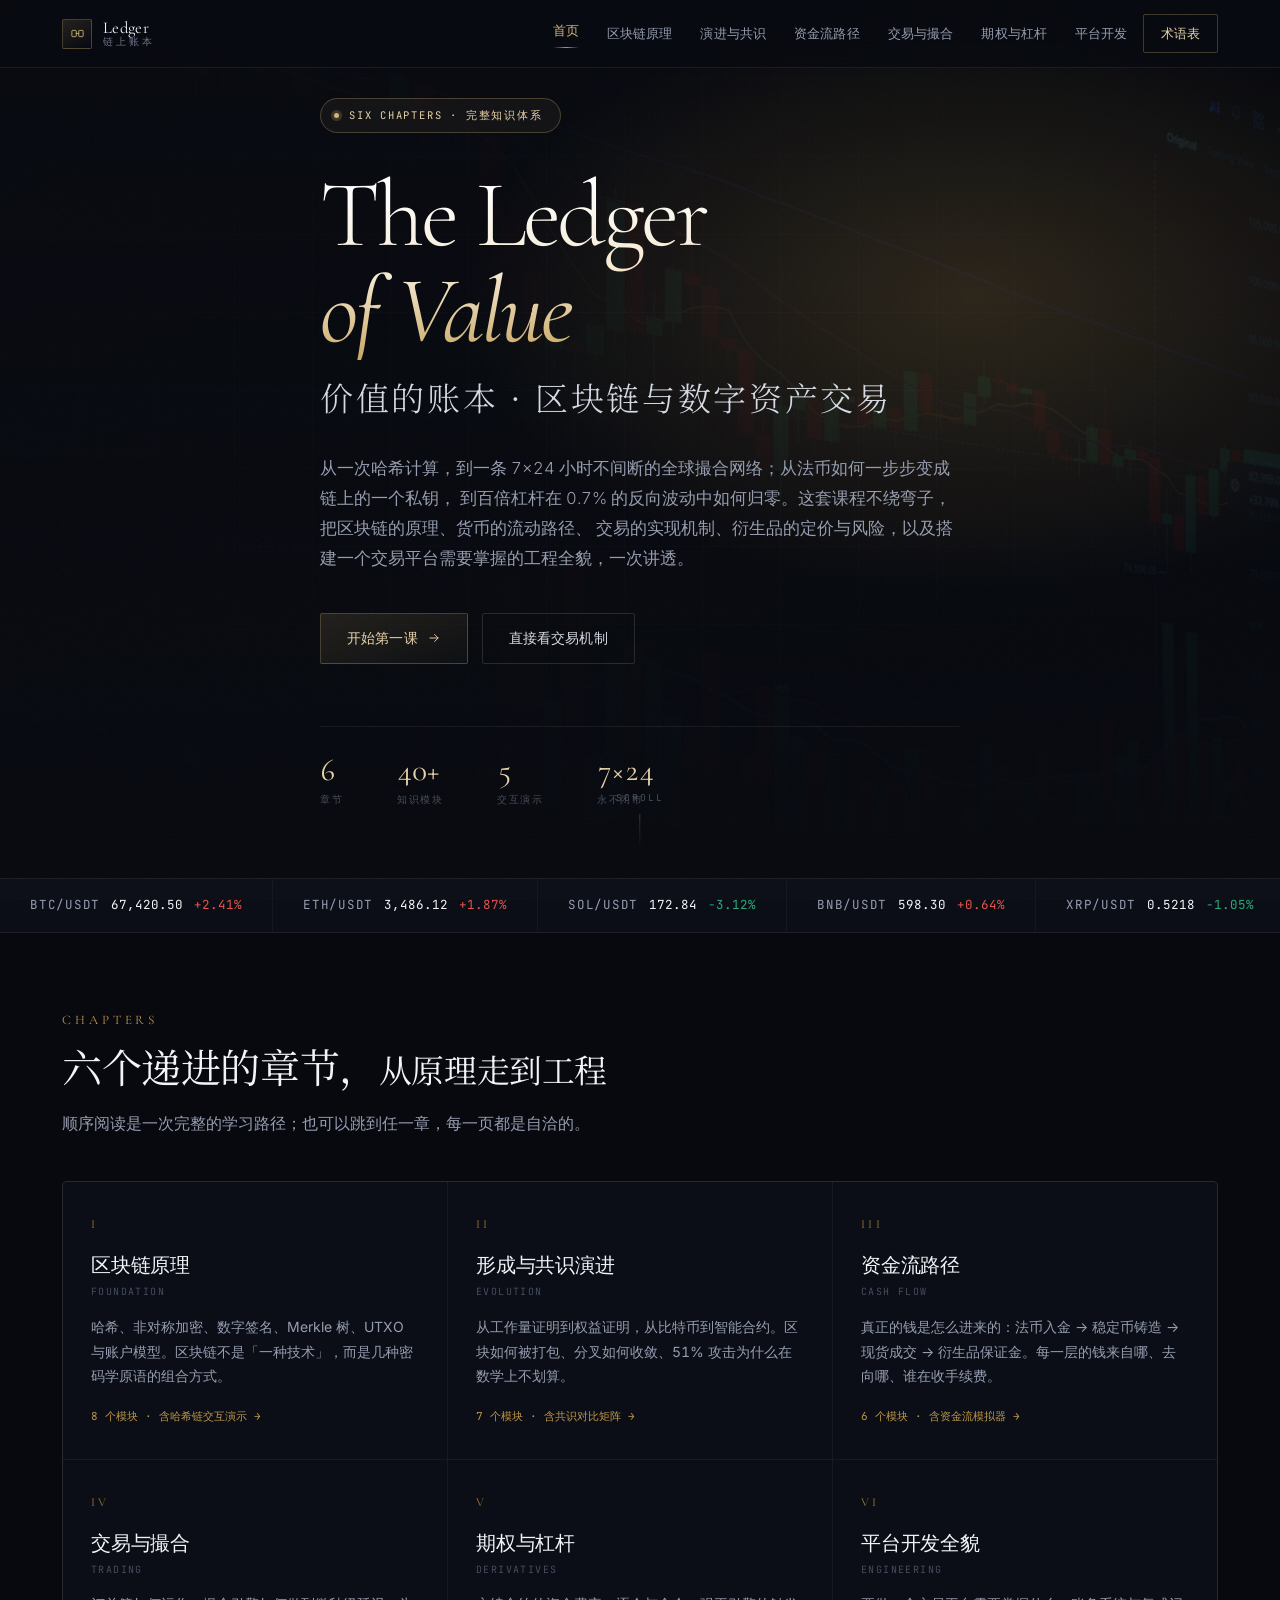
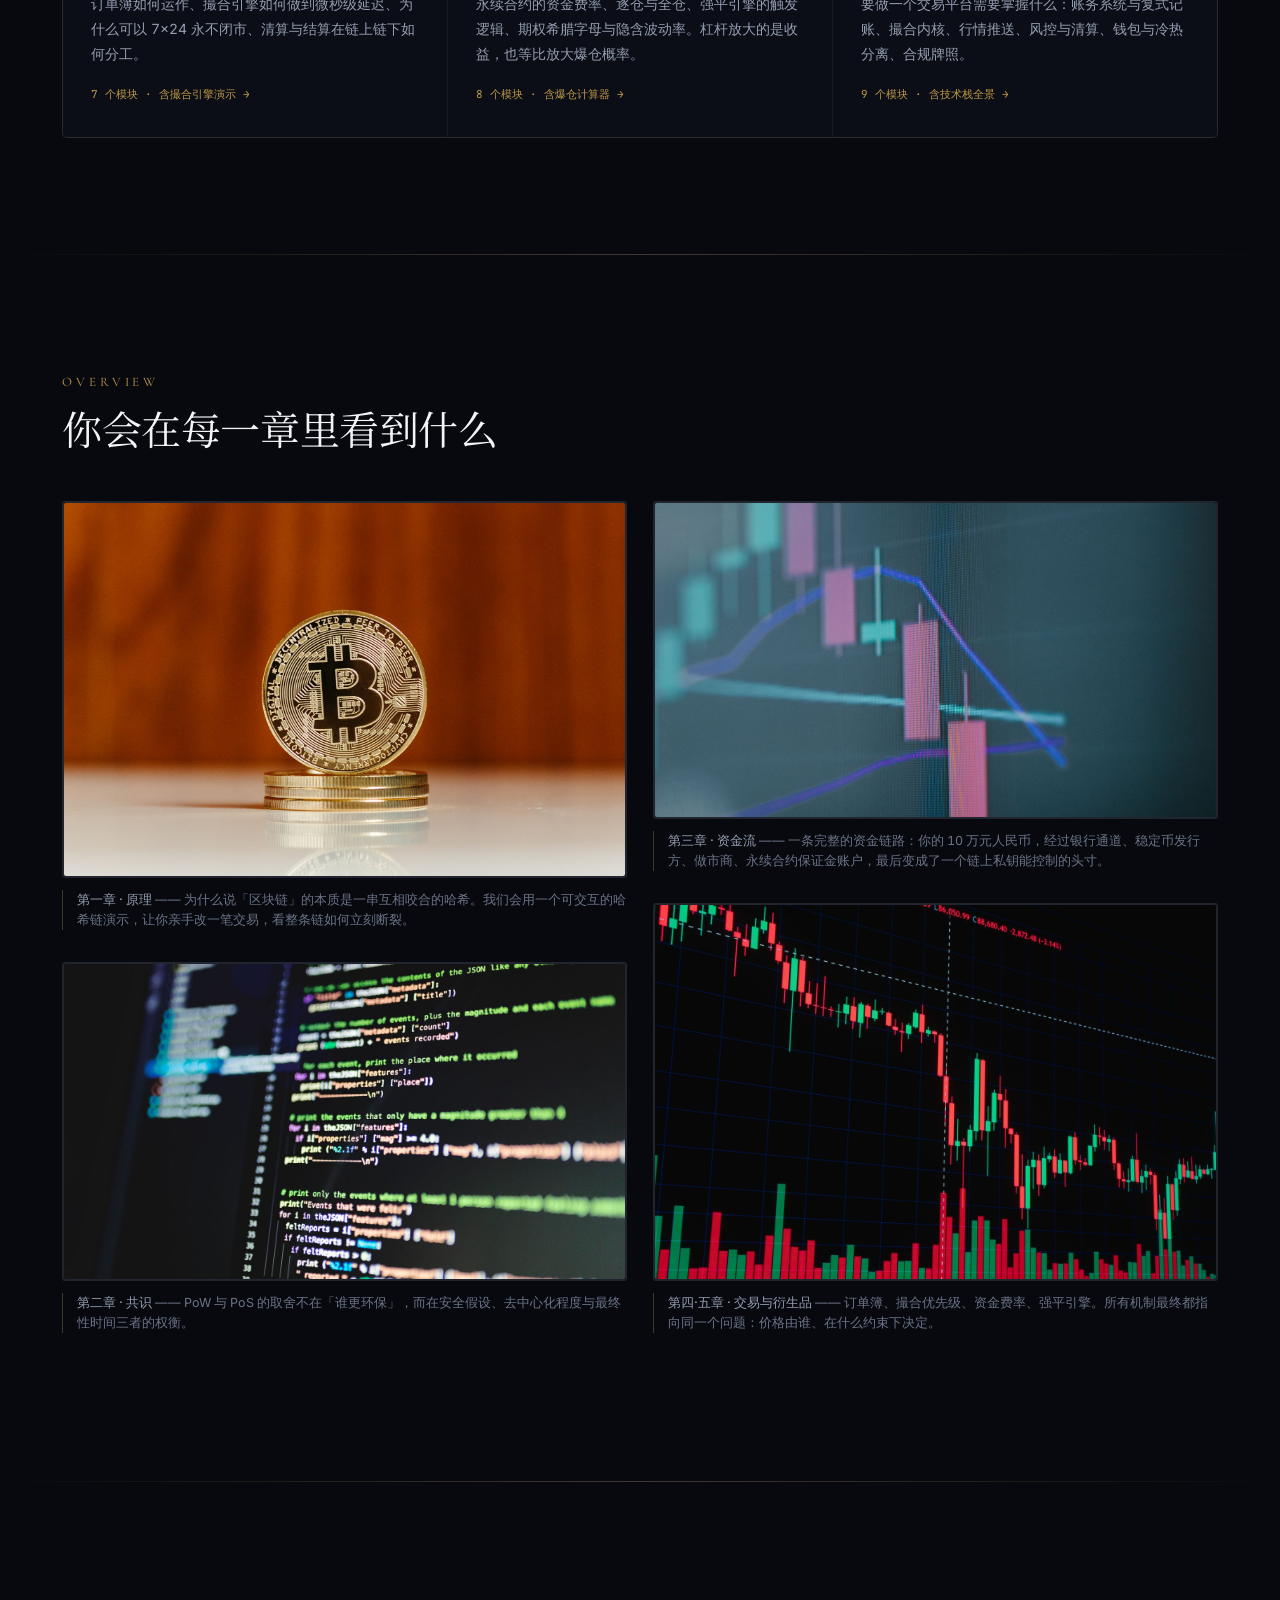
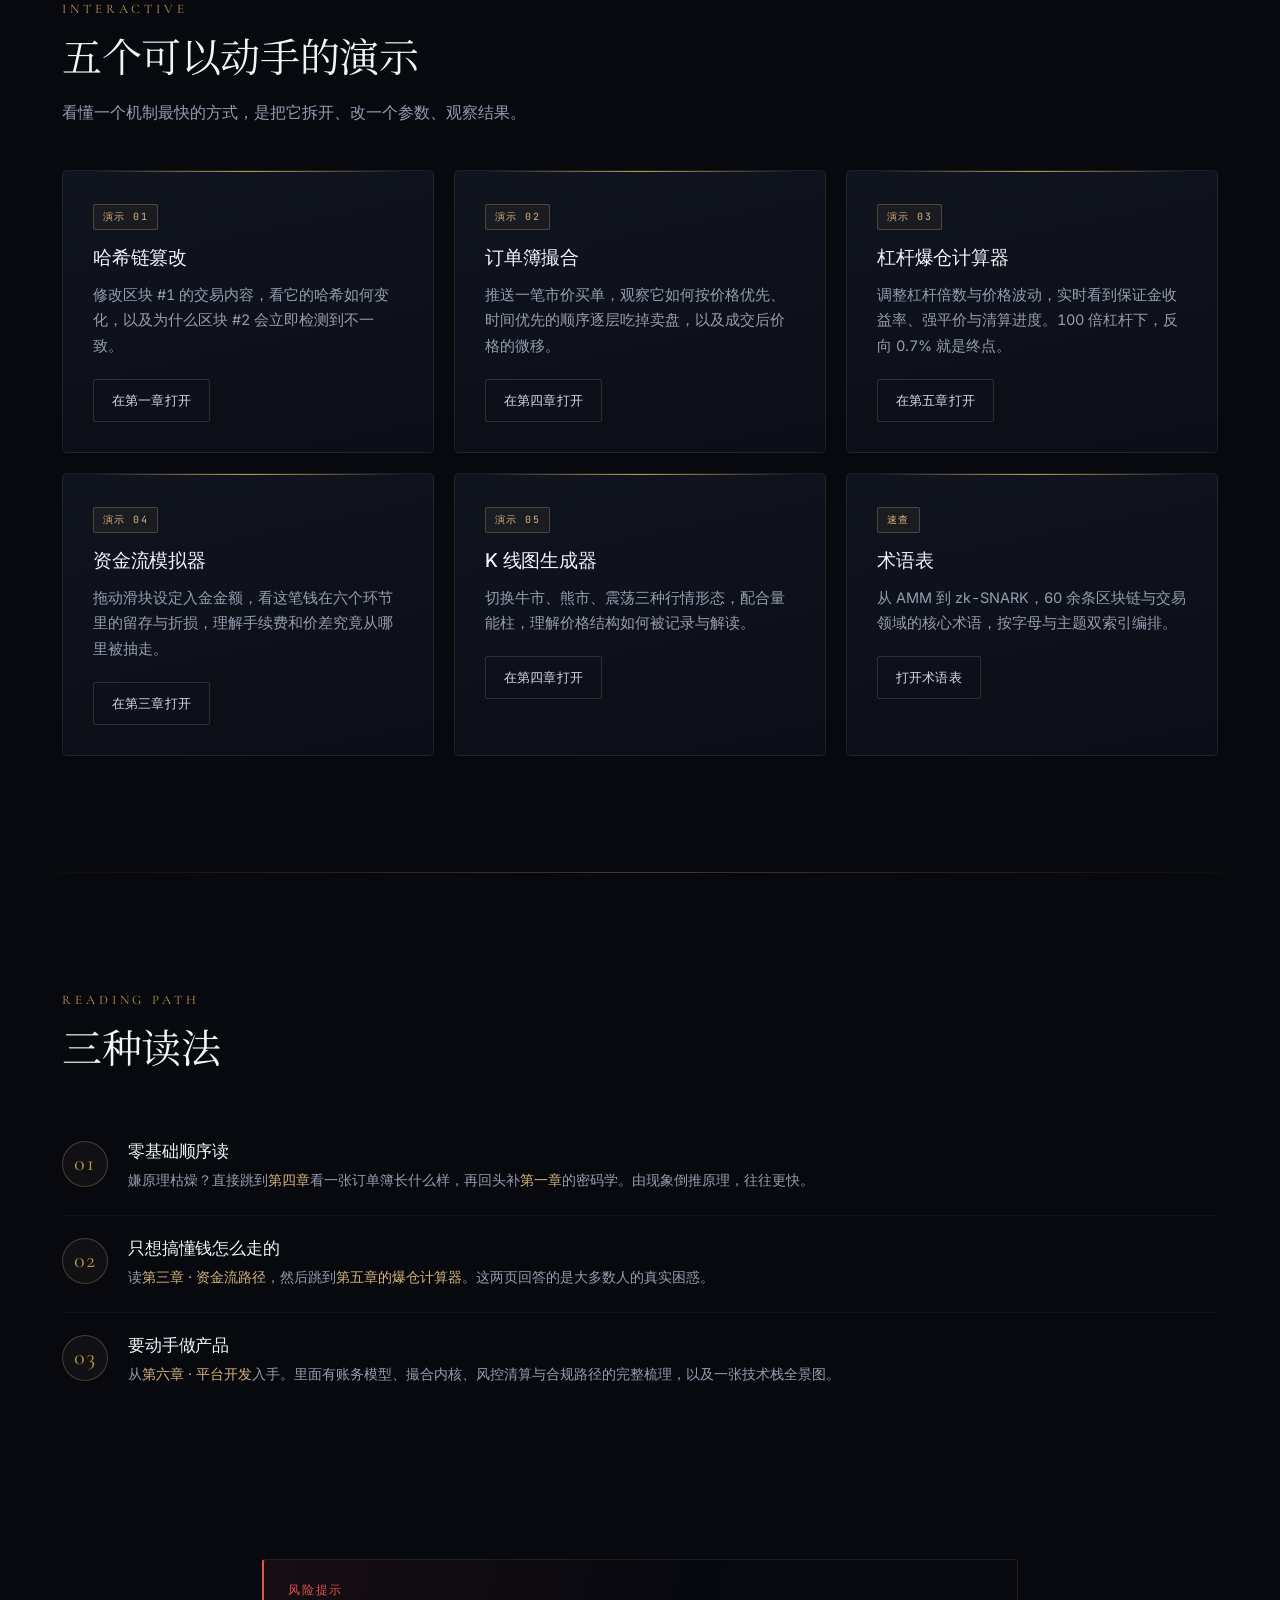
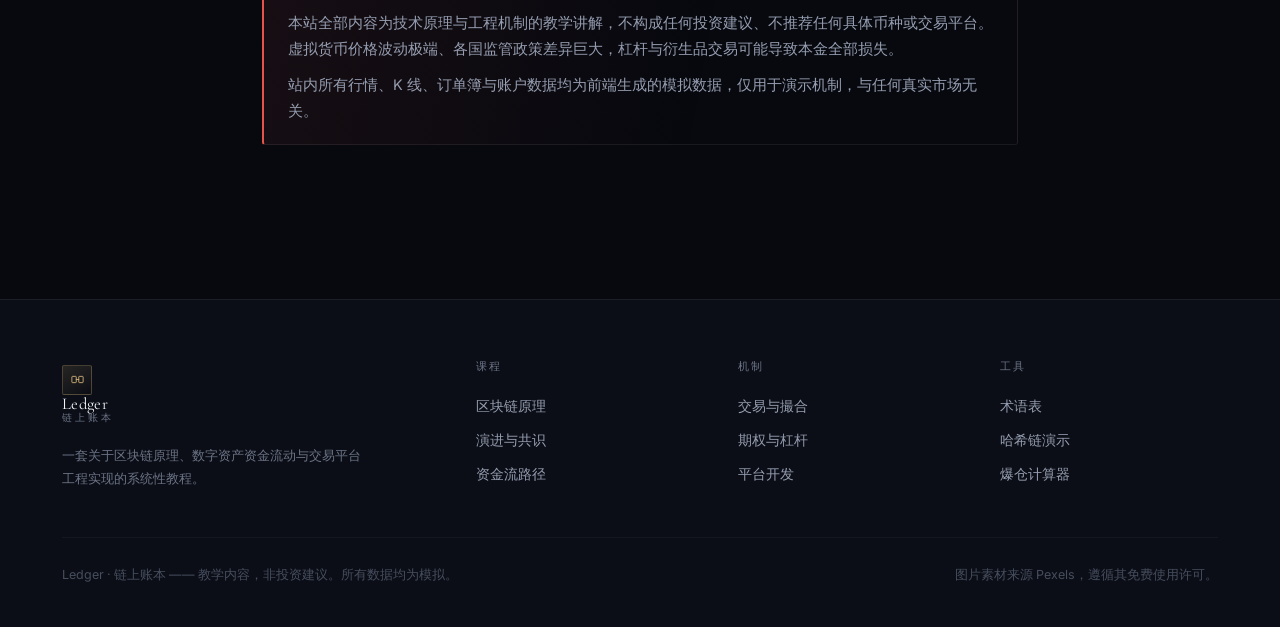
<file: index.html>
<!DOCTYPE html>
<html lang="zh-CN">
<head>
<meta charset="UTF-8">
<meta name="viewport" content="width=device-width, initial-scale=1">
<title>Ledger — 区块链与数字资产交易 · 系统性学习</title>
<meta name="description" content="从密码学原语到共识机制，从现金流入路径到 7×24 撮合引擎，从期权定价到杠杆清算——一套完整的区块链与虚拟币交易平台知识体系。">
<link rel="icon" type="image/svg+xml" href="favicon.svg">
<link rel="stylesheet" href="assets/css/base.css">
<link rel="stylesheet" href="assets/css/components.css">
<link rel="stylesheet" href="assets/css/home.css">
</head>
<body>

<div class="progress"></div>

<!-- ==================== 导航 ==================== -->
<nav class="nav">
  <div class="nav-in">
    <a href="index.html" class="brand">
      <span class="brand-mark">
        <svg viewBox="0 0 24 24" fill="none" stroke="#d4b478" stroke-width="1.4">
          <rect x="3" y="7" width="7" height="10" rx="1"/>
          <rect x="14" y="7" width="7" height="10" rx="1"/>
          <path d="M10 12h4" stroke-linecap="round"/>
        </svg>
      </span>
      <span class="brand-txt">
        <span class="brand-en">Ledger</span>
        <span class="brand-cn">链上账本</span>
      </span>
    </a>
    <div class="nav-links">
      <a href="index.html" class="active">首页</a>
      <a href="pages/foundation.html">区块链原理</a>
      <a href="pages/evolution.html">演进与共识</a>
      <a href="pages/cashflow.html">资金流路径</a>
      <a href="pages/trading.html">交易与撮合</a>
      <a href="pages/derivatives.html">期权与杠杆</a>
      <a href="pages/build.html">平台开发</a>
      <a href="pages/glossary.html" class="nav-cta">术语表</a>
    </div>
    <button class="nav-burger" aria-label="菜单"><span></span><span></span><span></span></button>
  </div>
</nav>

<!-- ==================== Hero ==================== -->
<header class="hero">
  <div class="hero-bg">
    <img src="assets/img/hero-exchange.jpg" alt="数字货币行情屏">
  </div>
  <div class="hero-grid-lines"></div>
  <div class="wrap">
    <div class="hero-badge">
      <span class="dot"></span>
      <span>Six Chapters · 完整知识体系</span>
    </div>
    <h1 class="display">The Ledger<br><em>of Value</em></h1>
    <p class="hero-sub cn-serif">价值的账本 · 区块链与数字资产交易</p>
    <p class="hero-lead">
      从一次哈希计算，到一条 7×24 小时不间断的全球撮合网络；从法币如何一步步变成链上的一个私钥，
      到百倍杠杆在 0.7% 的反向波动中如何归零。这套课程不绕弯子，把区块链的原理、货币的流动路径、
      交易的实现机制、衍生品的定价与风险，以及搭建一个交易平台需要掌握的工程全貌，一次讲透。
    </p>
    <div class="hero-actions">
      <a href="pages/foundation.html" class="btn">
        开始第一课
        <svg viewBox="0 0 24 24" fill="none" stroke="currentColor" stroke-width="1.6"><path d="M5 12h14M13 6l6 6-6 6" stroke-linecap="round" stroke-linejoin="round"/></svg>
      </a>
      <a href="pages/trading.html" class="btn ghost">直接看交易机制</a>
    </div>
    <div class="hero-stats">
      <div><span class="n">6</span><span class="l">章节</span></div>
      <div><span class="n">40+</span><span class="l">知识模块</span></div>
      <div><span class="n">5</span><span class="l">交互演示</span></div>
      <div><span class="n">7×24</span><span class="l">永不闭市</span></div>
    </div>
  </div>
  <div class="hero-scroll">
    <span>Scroll</span>
    <span class="bar"></span>
  </div>
</header>

<!-- ==================== 跑马灯 ==================== -->
<div class="ticker">
  <div class="ticker-track">
    <div class="tick"><span class="s">BTC/USDT</span><span class="p">67,420.50</span><span class="c up">+2.41%</span></div>
    <div class="tick"><span class="s">ETH/USDT</span><span class="p">3,486.12</span><span class="c up">+1.87%</span></div>
    <div class="tick"><span class="s">SOL/USDT</span><span class="p">172.84</span><span class="c down">-3.12%</span></div>
    <div class="tick"><span class="s">BNB/USDT</span><span class="p">598.30</span><span class="c up">+0.64%</span></div>
    <div class="tick"><span class="s">XRP/USDT</span><span class="p">0.5218</span><span class="c down">-1.05%</span></div>
    <div class="tick"><span class="s">ADA/USDT</span><span class="p">0.4472</span><span class="c up">+0.92%</span></div>
    <div class="tick"><span class="s">DOGE/USDT</span><span class="p">0.1634</span><span class="c down">-2.28%</span></div>
    <div class="tick"><span class="s">AVAX/USDT</span><span class="p">36.71</span><span class="c up">+4.15%</span></div>
    <!-- 复制一份实现无缝滚动 -->
    <div class="tick"><span class="s">BTC/USDT</span><span class="p">67,420.50</span><span class="c up">+2.41%</span></div>
    <div class="tick"><span class="s">ETH/USDT</span><span class="p">3,486.12</span><span class="c up">+1.87%</span></div>
    <div class="tick"><span class="s">SOL/USDT</span><span class="p">172.84</span><span class="c down">-3.12%</span></div>
    <div class="tick"><span class="s">BNB/USDT</span><span class="p">598.30</span><span class="c up">+0.64%</span></div>
    <div class="tick"><span class="s">XRP/USDT</span><span class="p">0.5218</span><span class="c down">-1.05%</span></div>
    <div class="tick"><span class="s">ADA/USDT</span><span class="p">0.4472</span><span class="c up">+0.92%</span></div>
    <div class="tick"><span class="s">DOGE/USDT</span><span class="p">0.1634</span><span class="c down">-2.28%</span></div>
    <div class="tick"><span class="s">AVAX/USDT</span><span class="p">36.71</span><span class="c up">+4.15%</span></div>
  </div>
</div>

<!-- ==================== 六大板块 ==================== -->
<section id="chapters">
  <div class="wrap">
    <div class="sec-head reveal">
      <span class="sec-num">CHAPTERS</span>
      <h2>六个递进的章节，<span class="cn">从原理走到工程</span></h2>
      <p>顺序阅读是一次完整的学习路径；也可以跳到任一章，每一页都是自洽的。</p>
    </div>

    <div class="path-grid reveal">
      <a class="path" href="pages/foundation.html">
        <div class="path-n">I</div>
        <h3>区块链原理</h3>
        <div class="en">Foundation</div>
        <p>哈希、非对称加密、数字签名、Merkle 树、UTXO 与账户模型。区块链不是「一种技术」，而是几种密码学原语的组合方式。</p>
        <div class="cnt">8 个模块 · 含哈希链交互演示 →</div>
      </a>
      <a class="path" href="pages/evolution.html">
        <div class="path-n">II</div>
        <h3>形成与共识演进</h3>
        <div class="en">Evolution</div>
        <p>从工作量证明到权益证明，从比特币到智能合约。区块如何被打包、分叉如何收敛、51% 攻击为什么在数学上不划算。</p>
        <div class="cnt">7 个模块 · 含共识对比矩阵 →</div>
      </a>
      <a class="path" href="pages/cashflow.html">
        <div class="path-n">III</div>
        <h3>资金流路径</h3>
        <div class="en">Cash Flow</div>
        <p>真正的钱是怎么进来的：法币入金 → 稳定币铸造 → 现货成交 → 衍生品保证金。每一层的钱来自哪、去向哪、谁在收手续费。</p>
        <div class="cnt">6 个模块 · 含资金流模拟器 →</div>
      </a>
      <a class="path" href="pages/trading.html">
        <div class="path-n">IV</div>
        <h3>交易与撮合</h3>
        <div class="en">Trading</div>
        <p>订单簿如何运作、撮合引擎如何做到微秒级延迟、为什么可以 7×24 永不闭市、清算与结算在链上链下如何分工。</p>
        <div class="cnt">7 个模块 · 含撮合引擎演示 →</div>
      </a>
      <a class="path" href="pages/derivatives.html">
        <div class="path-n">V</div>
        <h3>期权与杠杆</h3>
        <div class="en">Derivatives</div>
        <p>永续合约的资金费率、逐仓与全仓、强平引擎的触发逻辑、期权希腊字母与隐含波动率。杠杆放大的是收益，也等比放大爆仓概率。</p>
        <div class="cnt">8 个模块 · 含爆仓计算器 →</div>
      </a>
      <a class="path" href="pages/build.html">
        <div class="path-n">VI</div>
        <h3>平台开发全貌</h3>
        <div class="en">Engineering</div>
        <p>要做一个交易平台需要掌握什么：账务系统与复式记账、撮合内核、行情推送、风控与清算、钱包与冷热分离、合规牌照。</p>
        <div class="cnt">9 个模块 · 含技术栈全景 →</div>
      </a>
    </div>
  </div>
</section>

<hr class="divider-gold">

<!-- ==================== 章节详情（图文） ==================== -->
<section>
  <div class="wrap">
    <div class="sec-head reveal">
      <span class="sec-num">OVERVIEW</span>
      <h2>你会在每一章里看到什么</h2>
    </div>

    <div class="grid g2 reveal" style="gap:26px">
      <div>
        <figure style="margin-top:0">
          <div class="ratio r-3-2"><img src="assets/img/btc-macro.jpg" alt="比特币实物示意"></div>
          <figcaption><b>第一章 · 原理</b> —— 为什么说「区块链」的本质是一串互相咬合的哈希。我们会用一个可交互的哈希链演示，让你亲手改一笔交易，看整条链如何立刻断裂。</figcaption>
        </figure>
        <figure>
          <div class="ratio r-16-9"><img src="assets/img/code-screen.jpg" alt="智能合约代码"></div>
          <figcaption><b>第二章 · 共识</b> —— PoW 与 PoS 的取舍不在「谁更环保」，而在安全假设、去中心化程度与最终性时间三者的权衡。</figcaption>
        </figure>
      </div>
      <div>
        <figure style="margin-top:0">
          <div class="ratio r-16-9"><img src="assets/img/exchange-desk.jpg" alt="交易终端"></div>
          <figcaption><b>第三章 · 资金流</b> —— 一条完整的资金链路：你的 10 万元人民币，经过银行通道、稳定币发行方、做市商、永续合约保证金账户，最后变成了一个链上私钥能控制的头寸。</figcaption>
        </figure>
        <figure>
          <div class="ratio r-3-2"><img src="assets/img/chart-candle.jpg" alt="K线图"></div>
          <figcaption><b>第四·五章 · 交易与衍生品</b> —— 订单簿、撮合优先级、资金费率、强平引擎。所有机制最终都指向同一个问题：价格由谁、在什么约束下决定。</figcaption>
        </figure>
      </div>
    </div>
  </div>
</section>

<hr class="divider-gold">

<!-- ==================== 交互演示预览 ==================== -->
<section>
  <div class="wrap">
    <div class="sec-head reveal">
      <span class="sec-num">INTERACTIVE</span>
      <h2>五个可以动手的演示</h2>
      <p>看懂一个机制最快的方式，是把它拆开、改一个参数、观察结果。</p>
    </div>

    <div class="grid g3 reveal">
      <div class="card gold-top">
        <span class="tag gold">演示 01</span>
        <h3 style="margin-top:16px">哈希链篡改</h3>
        <p>修改区块 #1 的交易内容，看它的哈希如何变化，以及为什么区块 #2 会立即检测到不一致。</p>
        <div style="margin-top:20px"><a href="pages/foundation.html#chain" class="btn ghost" style="padding:9px 18px;font-size:13px">在第一章打开</a></div>
      </div>
      <div class="card gold-top">
        <span class="tag gold">演示 02</span>
        <h3 style="margin-top:16px">订单簿撮合</h3>
        <p>推送一笔市价买单，观察它如何按价格优先、时间优先的顺序逐层吃掉卖盘，以及成交后价格的微移。</p>
        <div style="margin-top:20px"><a href="pages/trading.html#match" class="btn ghost" style="padding:9px 18px;font-size:13px">在第四章打开</a></div>
      </div>
      <div class="card gold-top">
        <span class="tag gold">演示 03</span>
        <h3 style="margin-top:16px">杠杆爆仓计算器</h3>
        <p>调整杠杆倍数与价格波动，实时看到保证金收益率、强平价与清算进度。100 倍杠杆下，反向 0.7% 就是终点。</p>
        <div style="margin-top:20px"><a href="pages/derivatives.html#lev" class="btn ghost" style="padding:9px 18px;font-size:13px">在第五章打开</a></div>
      </div>
      <div class="card gold-top">
        <span class="tag gold">演示 04</span>
        <h3 style="margin-top:16px">资金流模拟器</h3>
        <p>拖动滑块设定入金金额，看这笔钱在六个环节里的留存与折损，理解手续费和价差究竟从哪里被抽走。</p>
        <div style="margin-top:20px"><a href="pages/cashflow.html#flow" class="btn ghost" style="padding:9px 18px;font-size:13px">在第三章打开</a></div>
      </div>
      <div class="card gold-top">
        <span class="tag gold">演示 05</span>
        <h3 style="margin-top:16px">K 线图生成器</h3>
        <p>切换牛市、熊市、震荡三种行情形态，配合量能柱，理解价格结构如何被记录与解读。</p>
        <div style="margin-top:20px"><a href="pages/trading.html#chart" class="btn ghost" style="padding:9px 18px;font-size:13px">在第四章打开</a></div>
      </div>
      <div class="card gold-top">
        <span class="tag gold">速查</span>
        <h3 style="margin-top:16px">术语表</h3>
        <p>从 AMM 到 zk-SNARK，60 余条区块链与交易领域的核心术语，按字母与主题双索引编排。</p>
        <div style="margin-top:20px"><a href="pages/glossary.html" class="btn ghost" style="padding:9px 18px;font-size:13px">打开术语表</a></div>
      </div>
    </div>
  </div>
</section>

<hr class="divider-gold">

<!-- ==================== 阅读路径 ==================== -->
<section>
  <div class="wrap">
    <div class="sec-head reveal">
      <span class="sec-num">READING PATH</span>
      <h2>三种读法</h2>
    </div>
    <div class="steps reveal">
      <div class="step">
        <div class="step-n"></div>
        <div>
          <h4>零基础顺序读</h4>
          <p>嫌原理枯燥？直接跳到<a href="pages/trading.html">第四章</a>看一张订单簿长什么样，再回头补<a href="pages/foundation.html">第一章</a>的密码学。由现象倒推原理，往往更快。</p>
        </div>
      </div>
      <div class="step">
        <div class="step-n"></div>
        <div>
          <h4>只想搞懂钱怎么走的</h4>
          <p>读<a href="pages/cashflow.html">第三章 · 资金流路径</a>，然后跳到<a href="pages/derivatives.html#lev">第五章的爆仓计算器</a>。这两页回答的是大多数人的真实困惑。</p>
        </div>
      </div>
      <div class="step">
        <div class="step-n"></div>
        <div>
          <h4>要动手做产品</h4>
          <p>从<a href="pages/build.html">第六章 · 平台开发</a>入手。里面有账务模型、撮合内核、风控清算与合规路径的完整梳理，以及一张技术栈全景图。</p>
        </div>
      </div>
    </div>
  </div>
</section>

<!-- ==================== 重要提示 ==================== -->
<section class="tight">
  <div class="wrap-narrow">
    <div class="callout danger reveal">
      <div class="callout-t">风险提示</div>
      <p>本站全部内容为技术原理与工程机制的教学讲解，不构成任何投资建议、不推荐任何具体币种或交易平台。虚拟货币价格波动极端、各国监管政策差异巨大，杠杆与衍生品交易可能导致本金全部损失。</p>
      <p>站内所有行情、K 线、订单簿与账户数据均为前端生成的模拟数据，仅用于演示机制，与任何真实市场无关。</p>
    </div>
  </div>
</section>

<!-- ==================== 页脚 ==================== -->
<footer>
  <div class="wrap">
    <div class="foot-grid">
      <div>
        <a href="index.html" class="brand" style="margin-bottom:16px">
          <span class="brand-mark">
            <svg viewBox="0 0 24 24" fill="none" stroke="#d4b478" stroke-width="1.4">
              <rect x="3" y="7" width="7" height="10" rx="1"/>
              <rect x="14" y="7" width="7" height="10" rx="1"/>
              <path d="M10 12h4" stroke-linecap="round"/>
            </svg>
          </span>
          <span class="brand-txt">
            <span class="brand-en">Ledger</span>
            <span class="brand-cn">链上账本</span>
          </span>
        </a>
        <p class="small" style="color:var(--fg-faint);max-width:300px">一套关于区块链原理、数字资产资金流动与交易平台工程实现的系统性教程。</p>
      </div>
      <div>
        <h5>课程</h5>
        <a href="pages/foundation.html">区块链原理</a>
        <a href="pages/evolution.html">演进与共识</a>
        <a href="pages/cashflow.html">资金流路径</a>
      </div>
      <div>
        <h5>机制</h5>
        <a href="pages/trading.html">交易与撮合</a>
        <a href="pages/derivatives.html">期权与杠杆</a>
        <a href="pages/build.html">平台开发</a>
      </div>
      <div>
        <h5>工具</h5>
        <a href="pages/glossary.html">术语表</a>
        <a href="pages/foundation.html#chain">哈希链演示</a>
        <a href="pages/derivatives.html#lev">爆仓计算器</a>
      </div>
    </div>
    <div class="foot-bot">
      <p>Ledger · 链上账本 —— 教学内容，非投资建议。所有数据均为模拟。</p>
      <p>图片素材来源 Pexels，遵循其免费使用许可。</p>
    </div>
  </div>
</footer>

<script src="assets/js/app.js"></script>
</body>
</html>
</file>
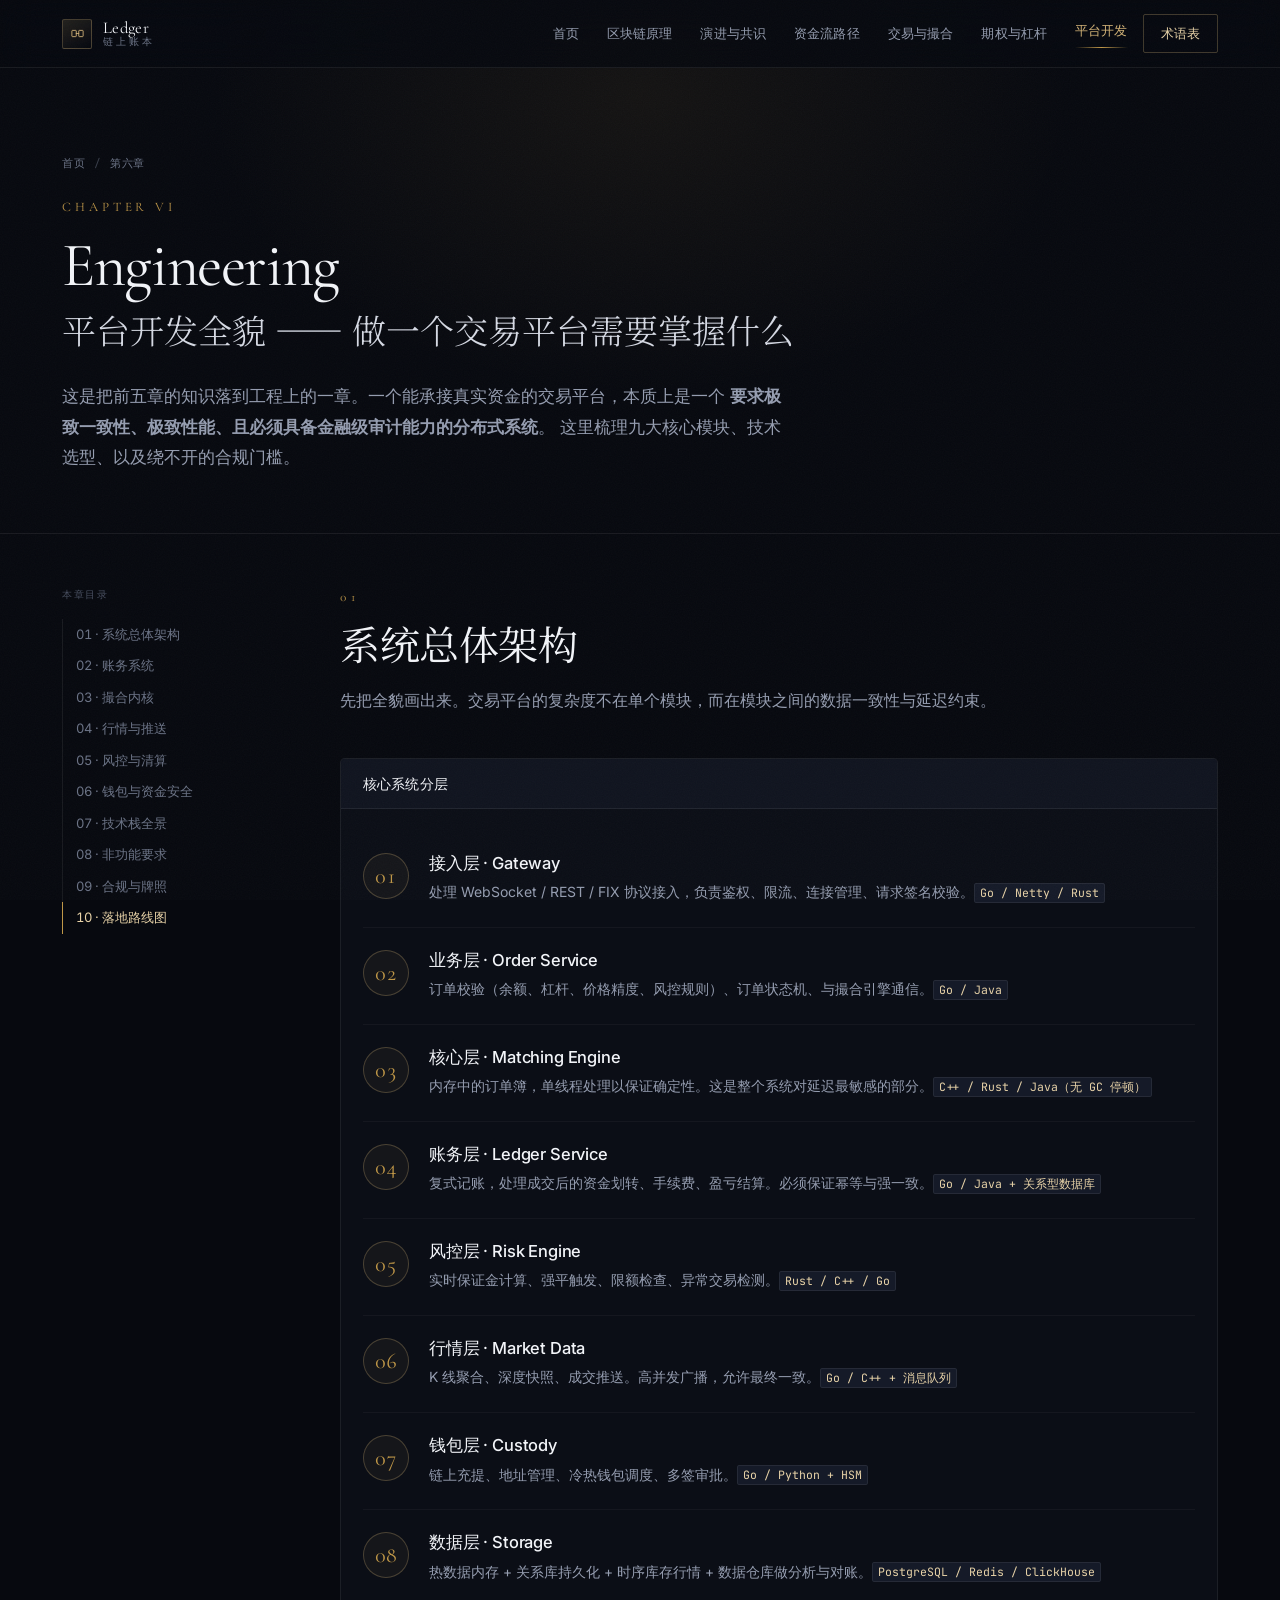
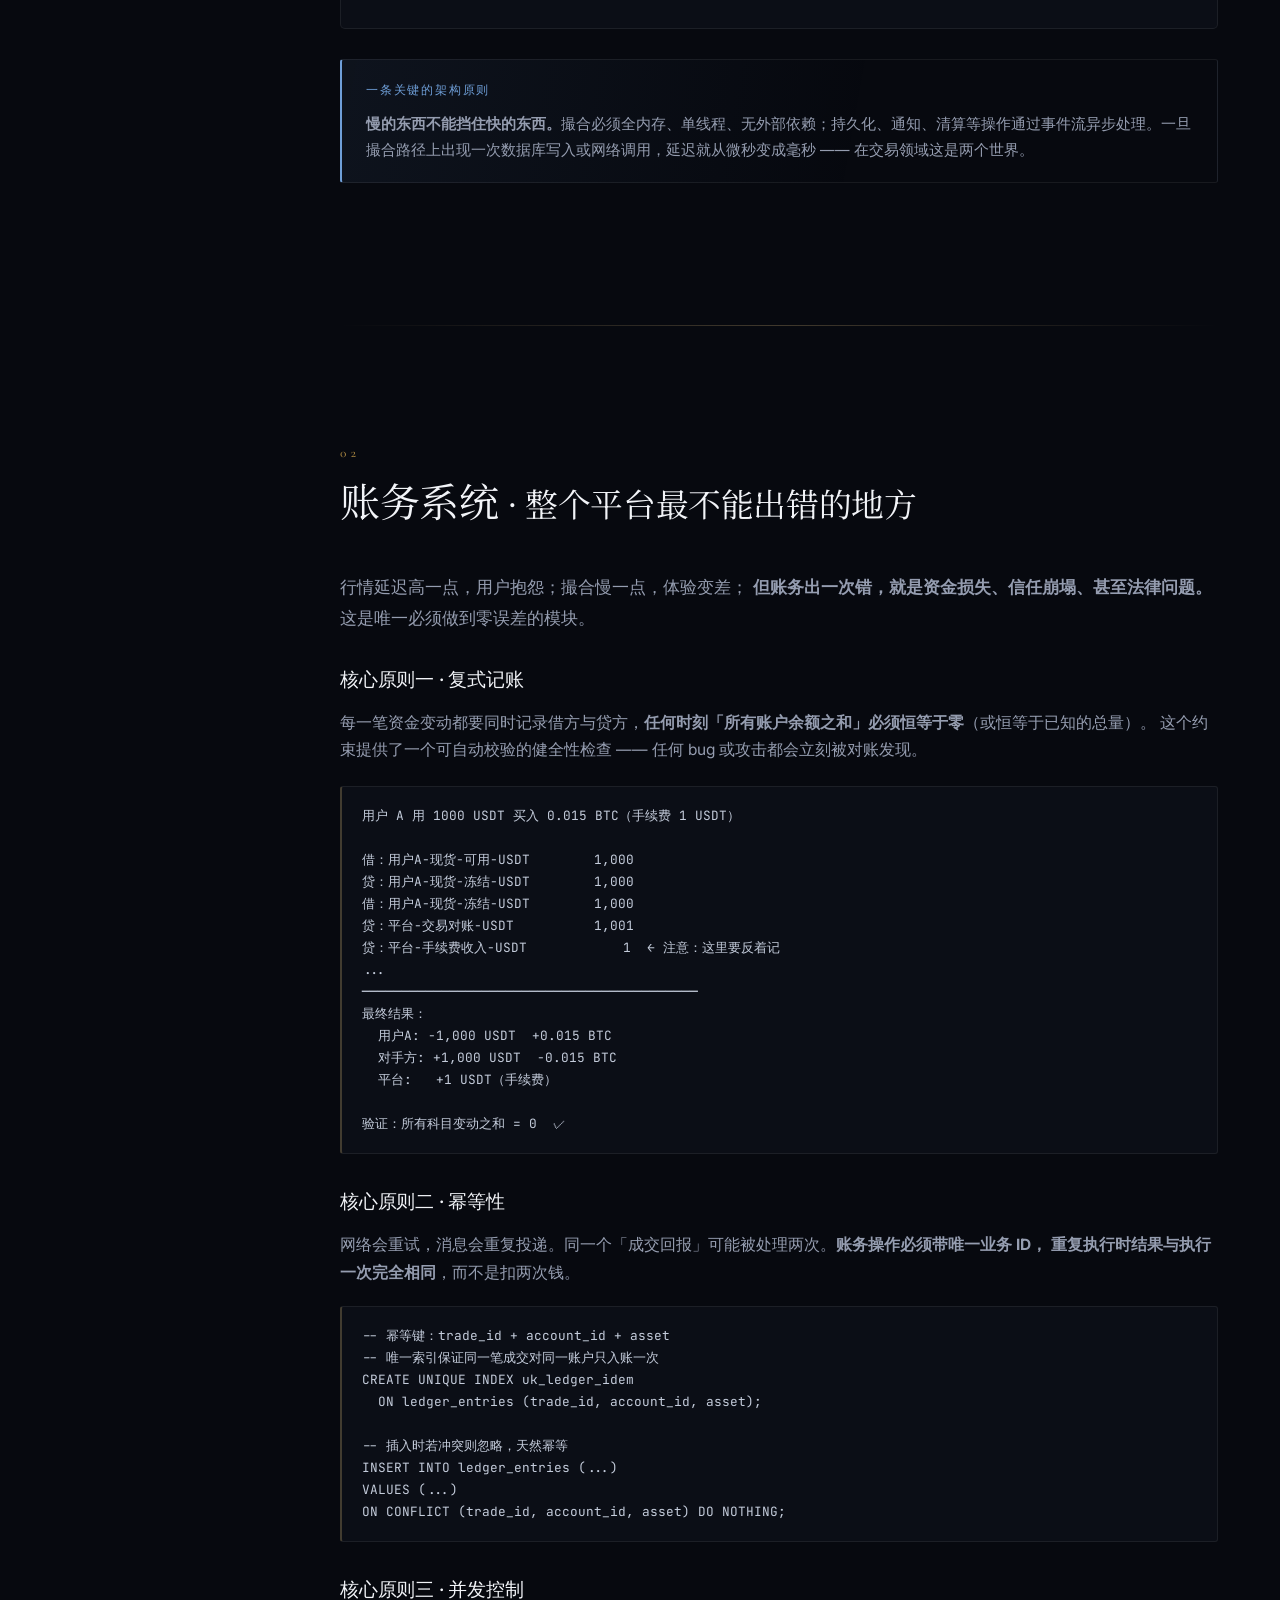
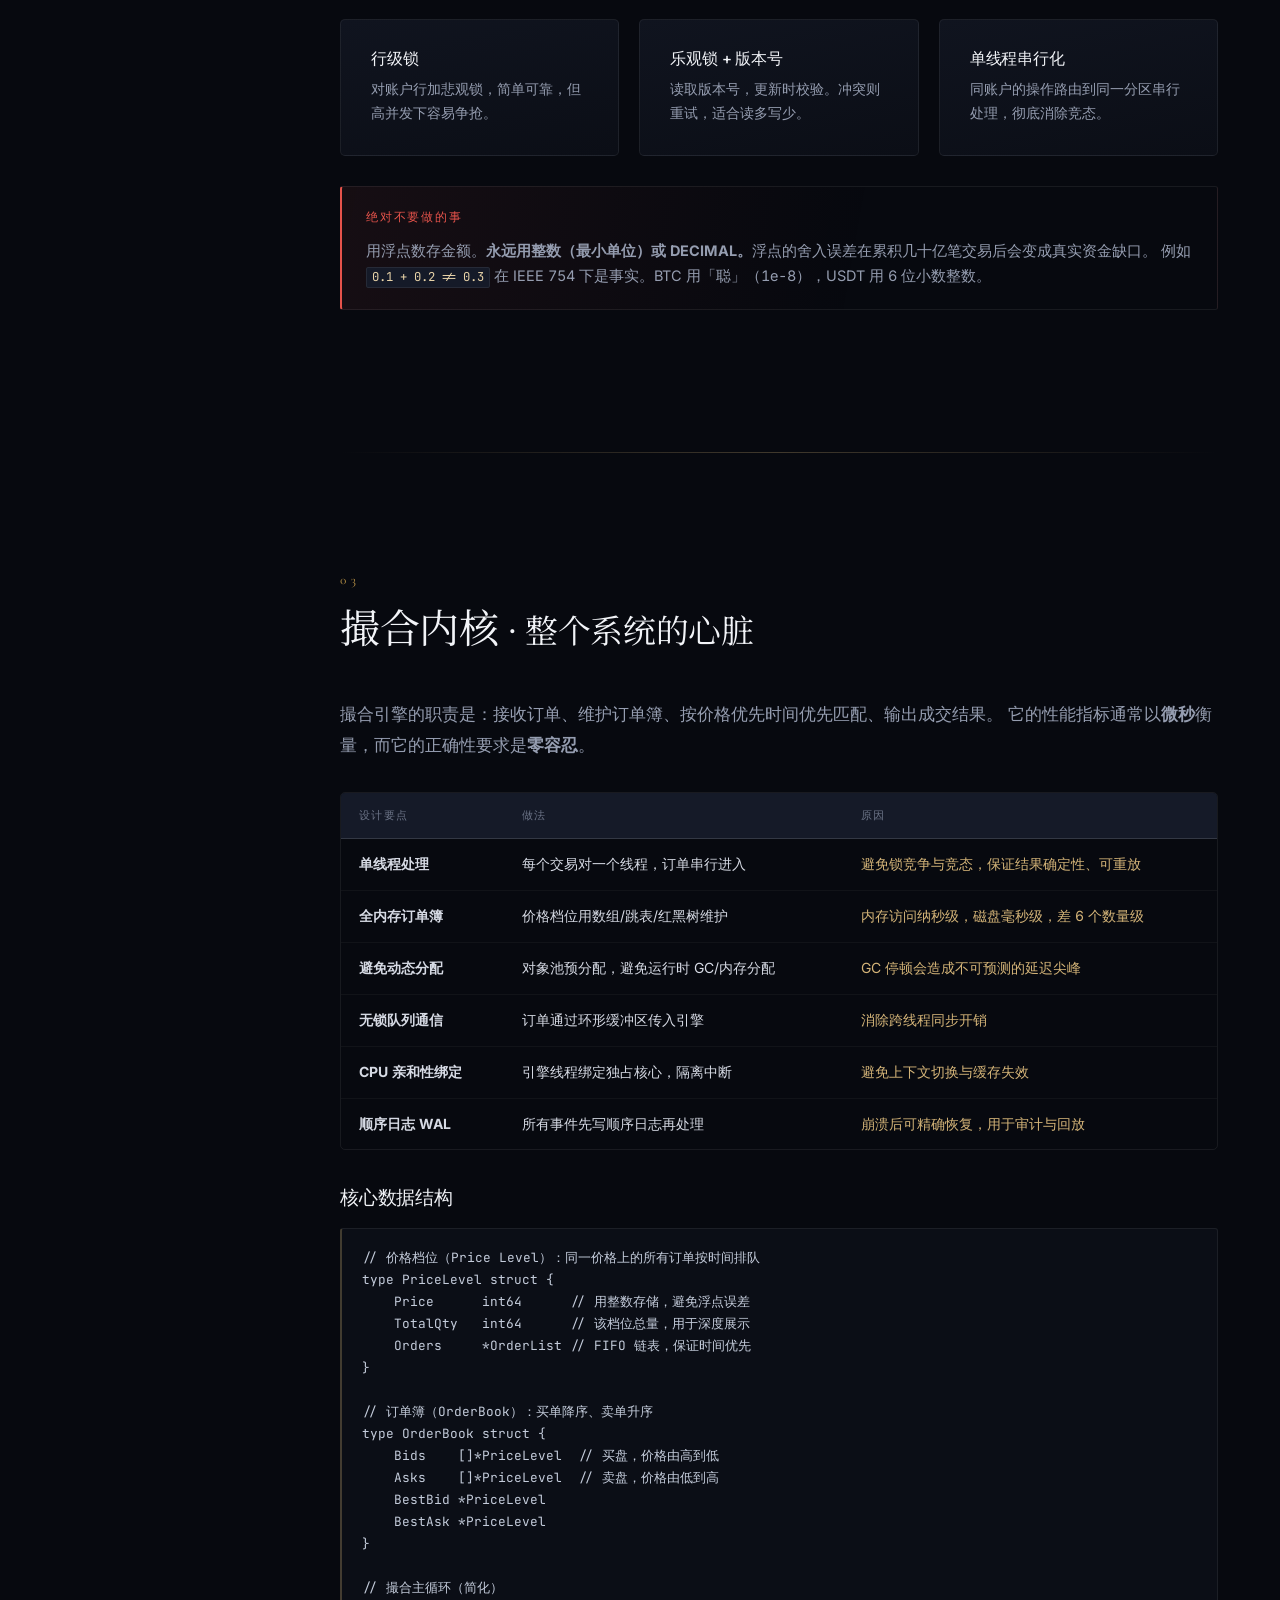
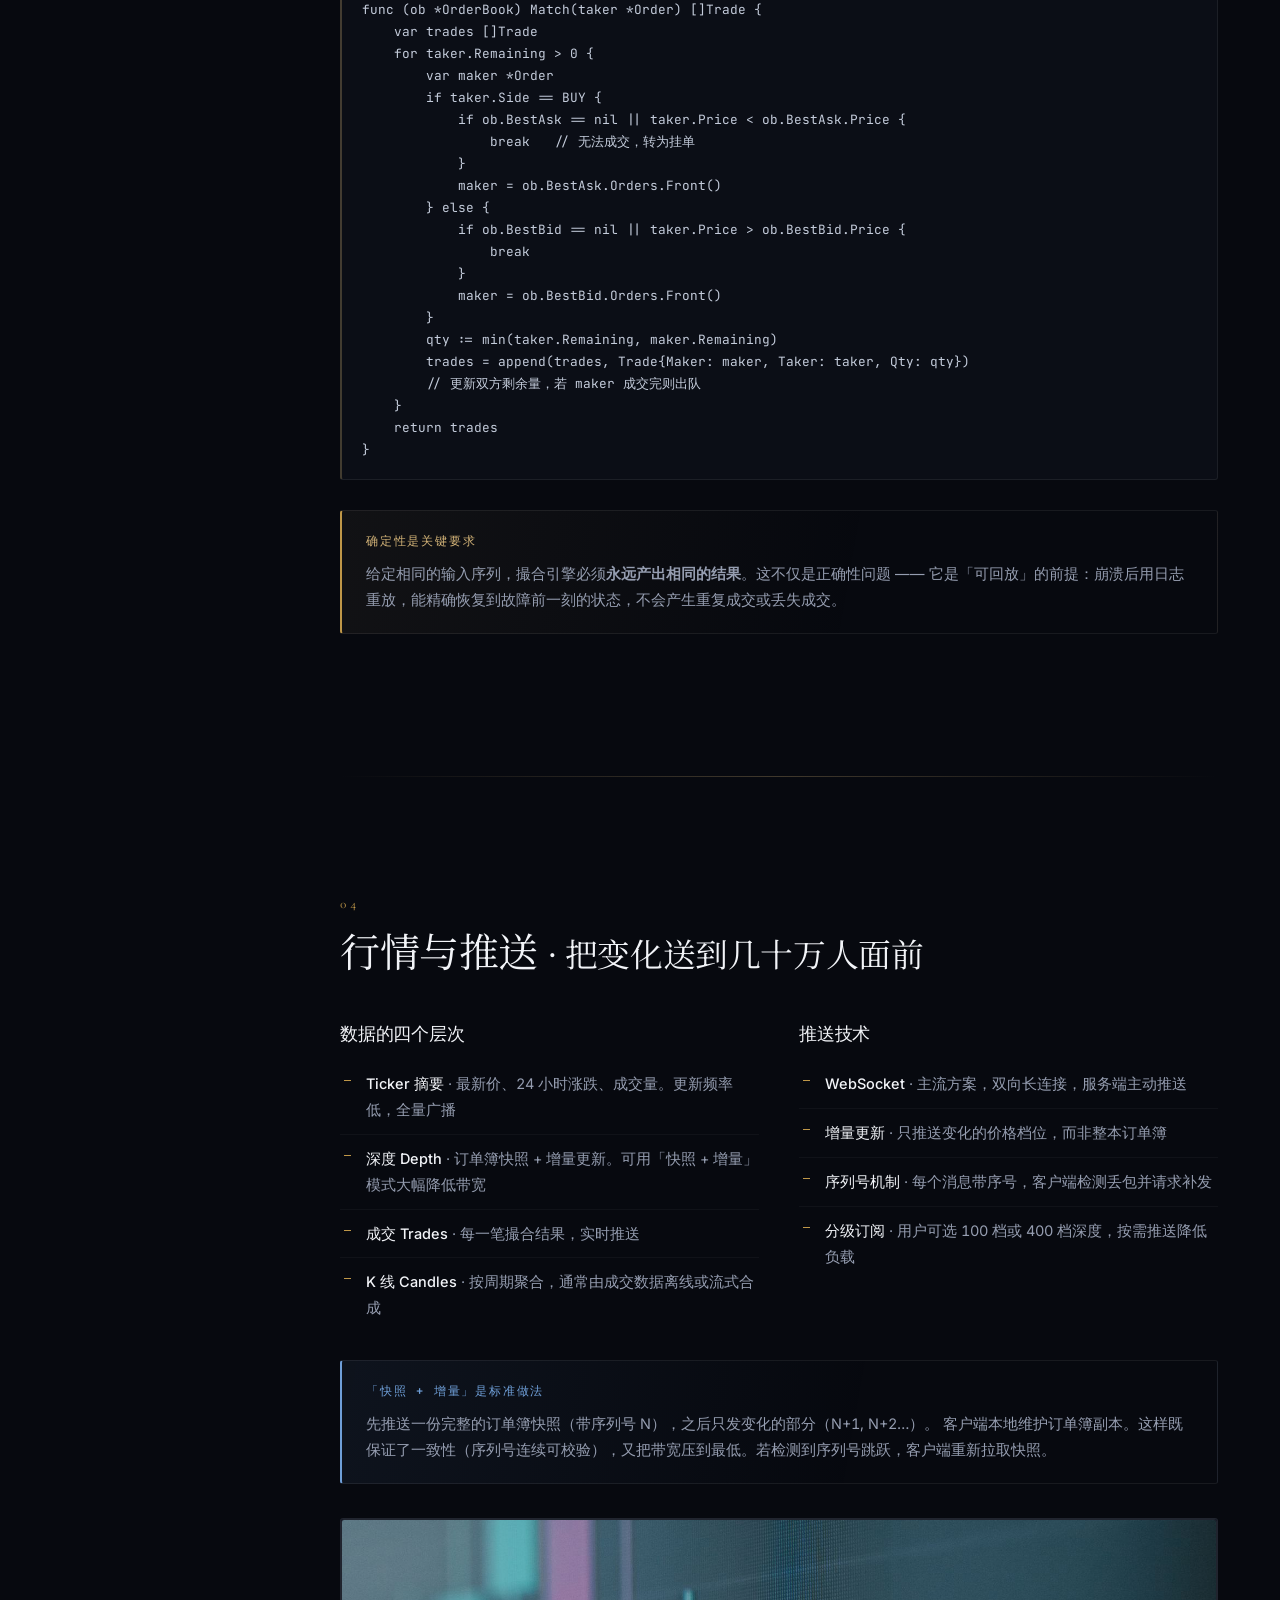
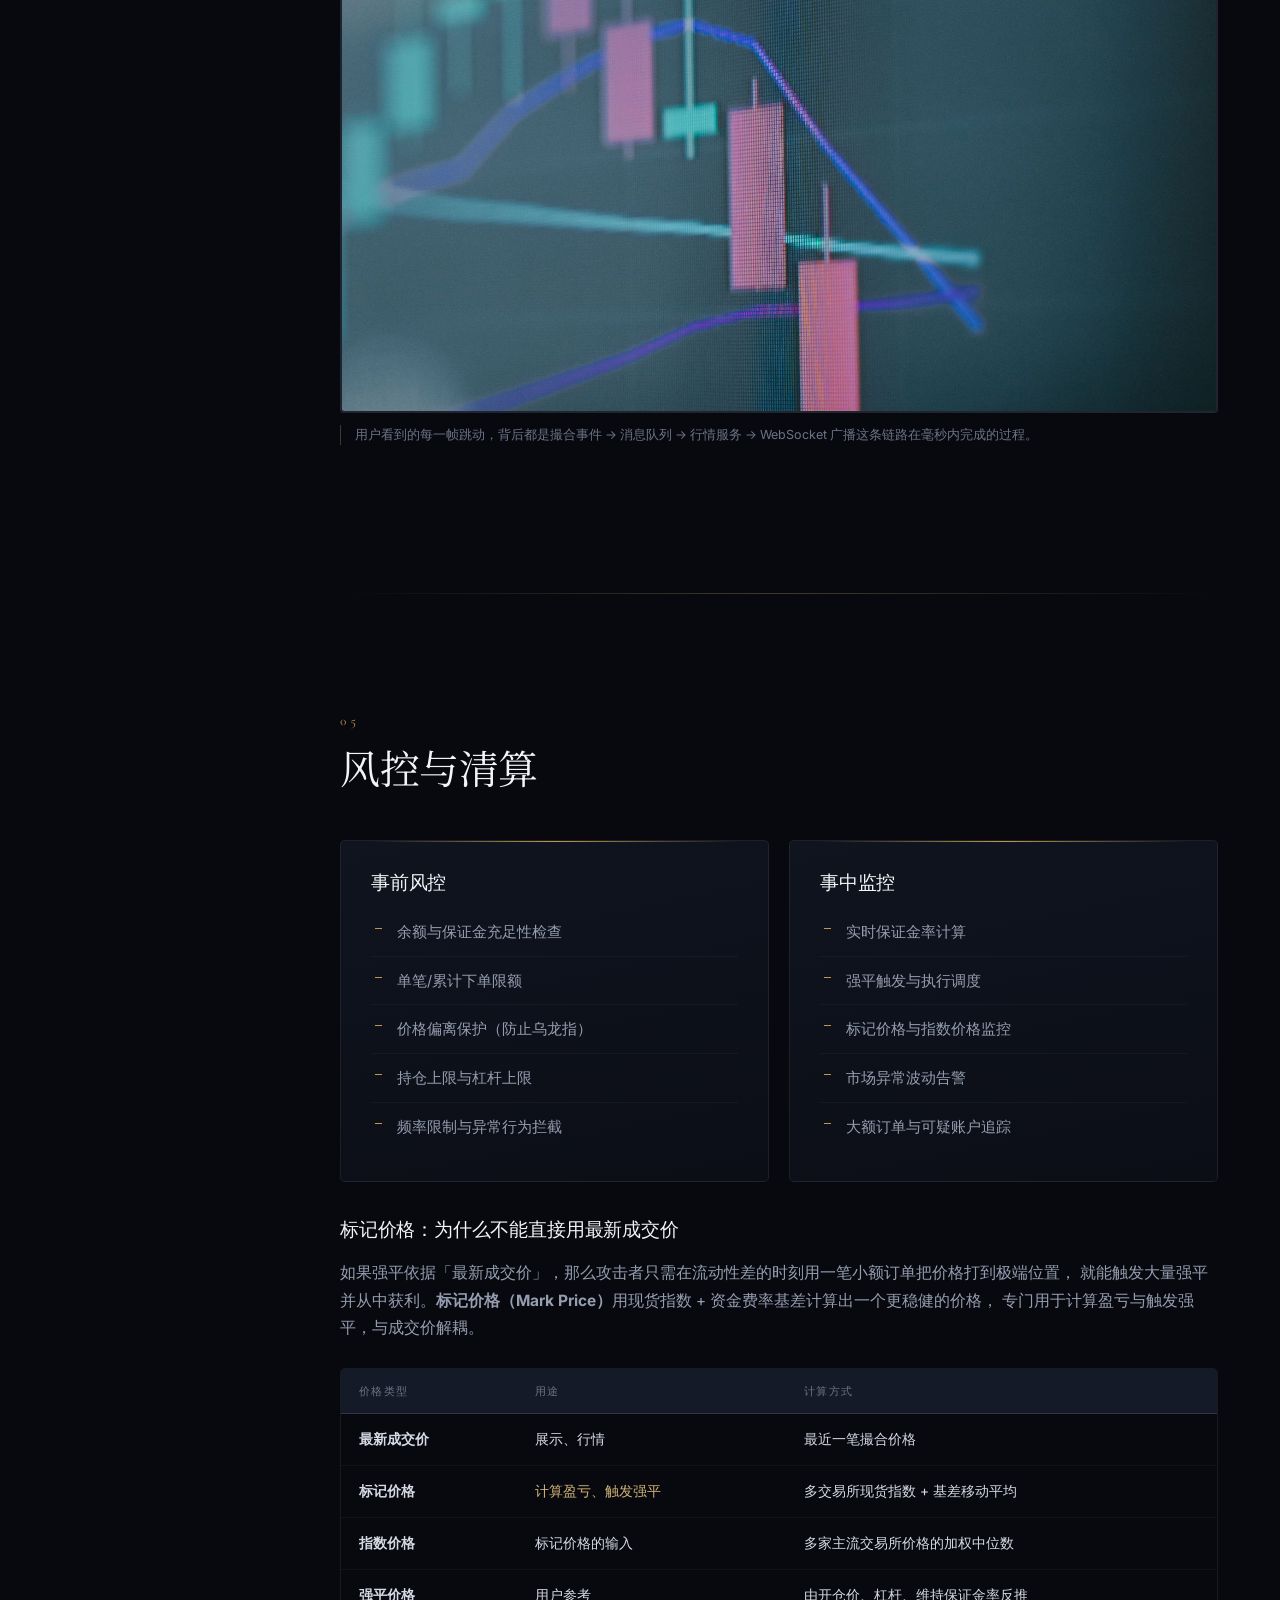
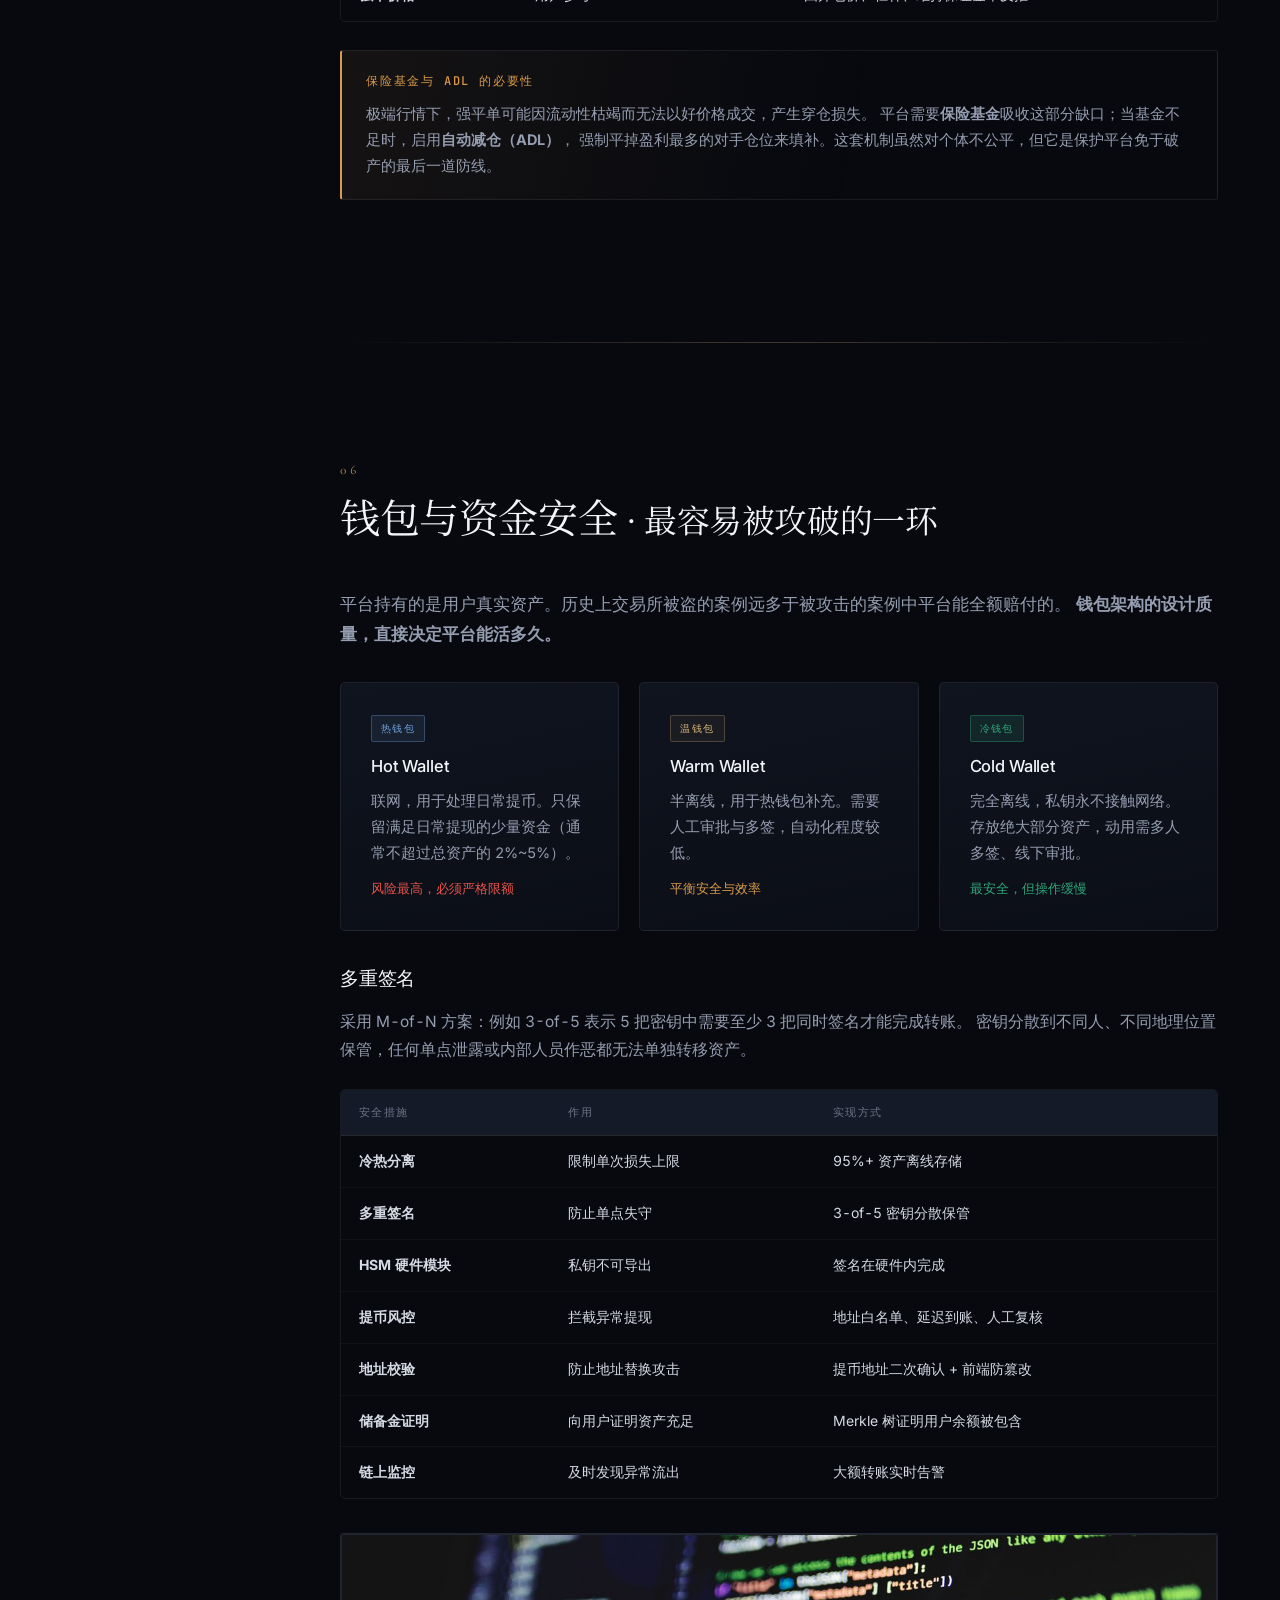
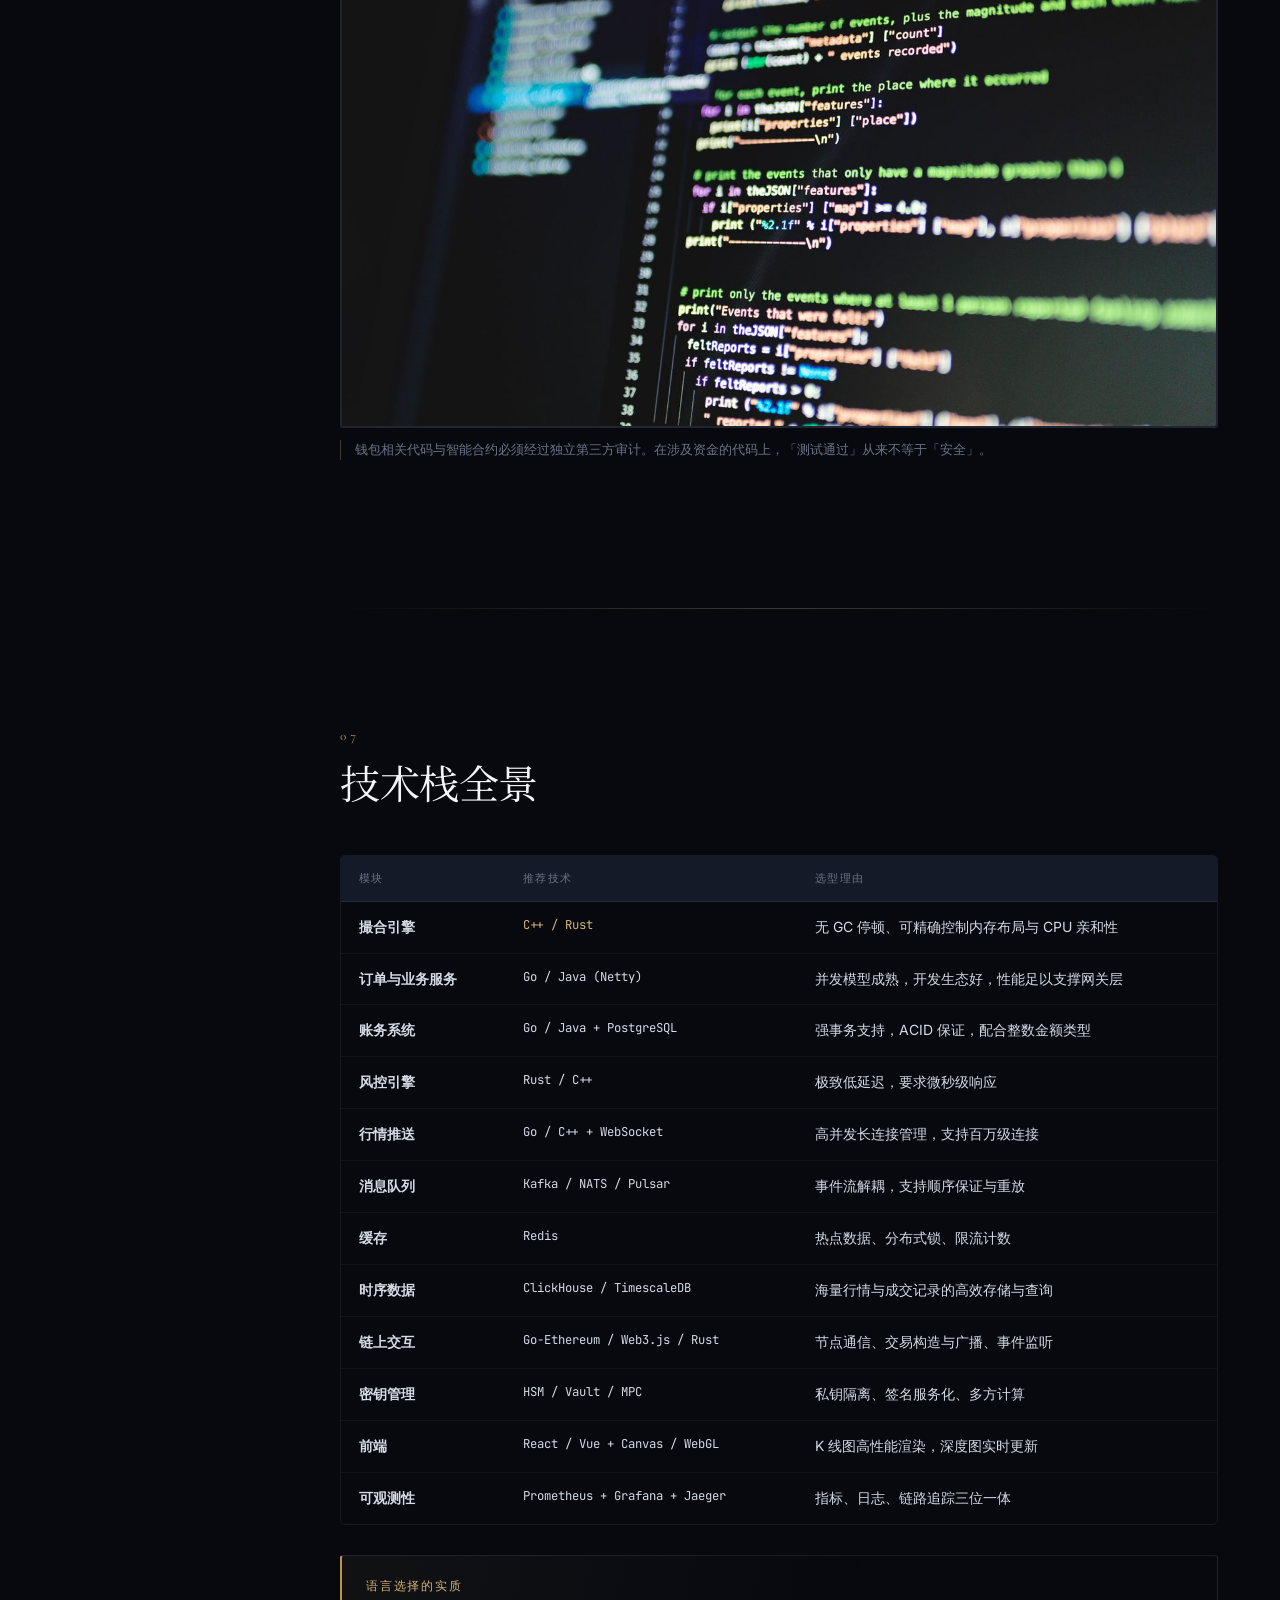
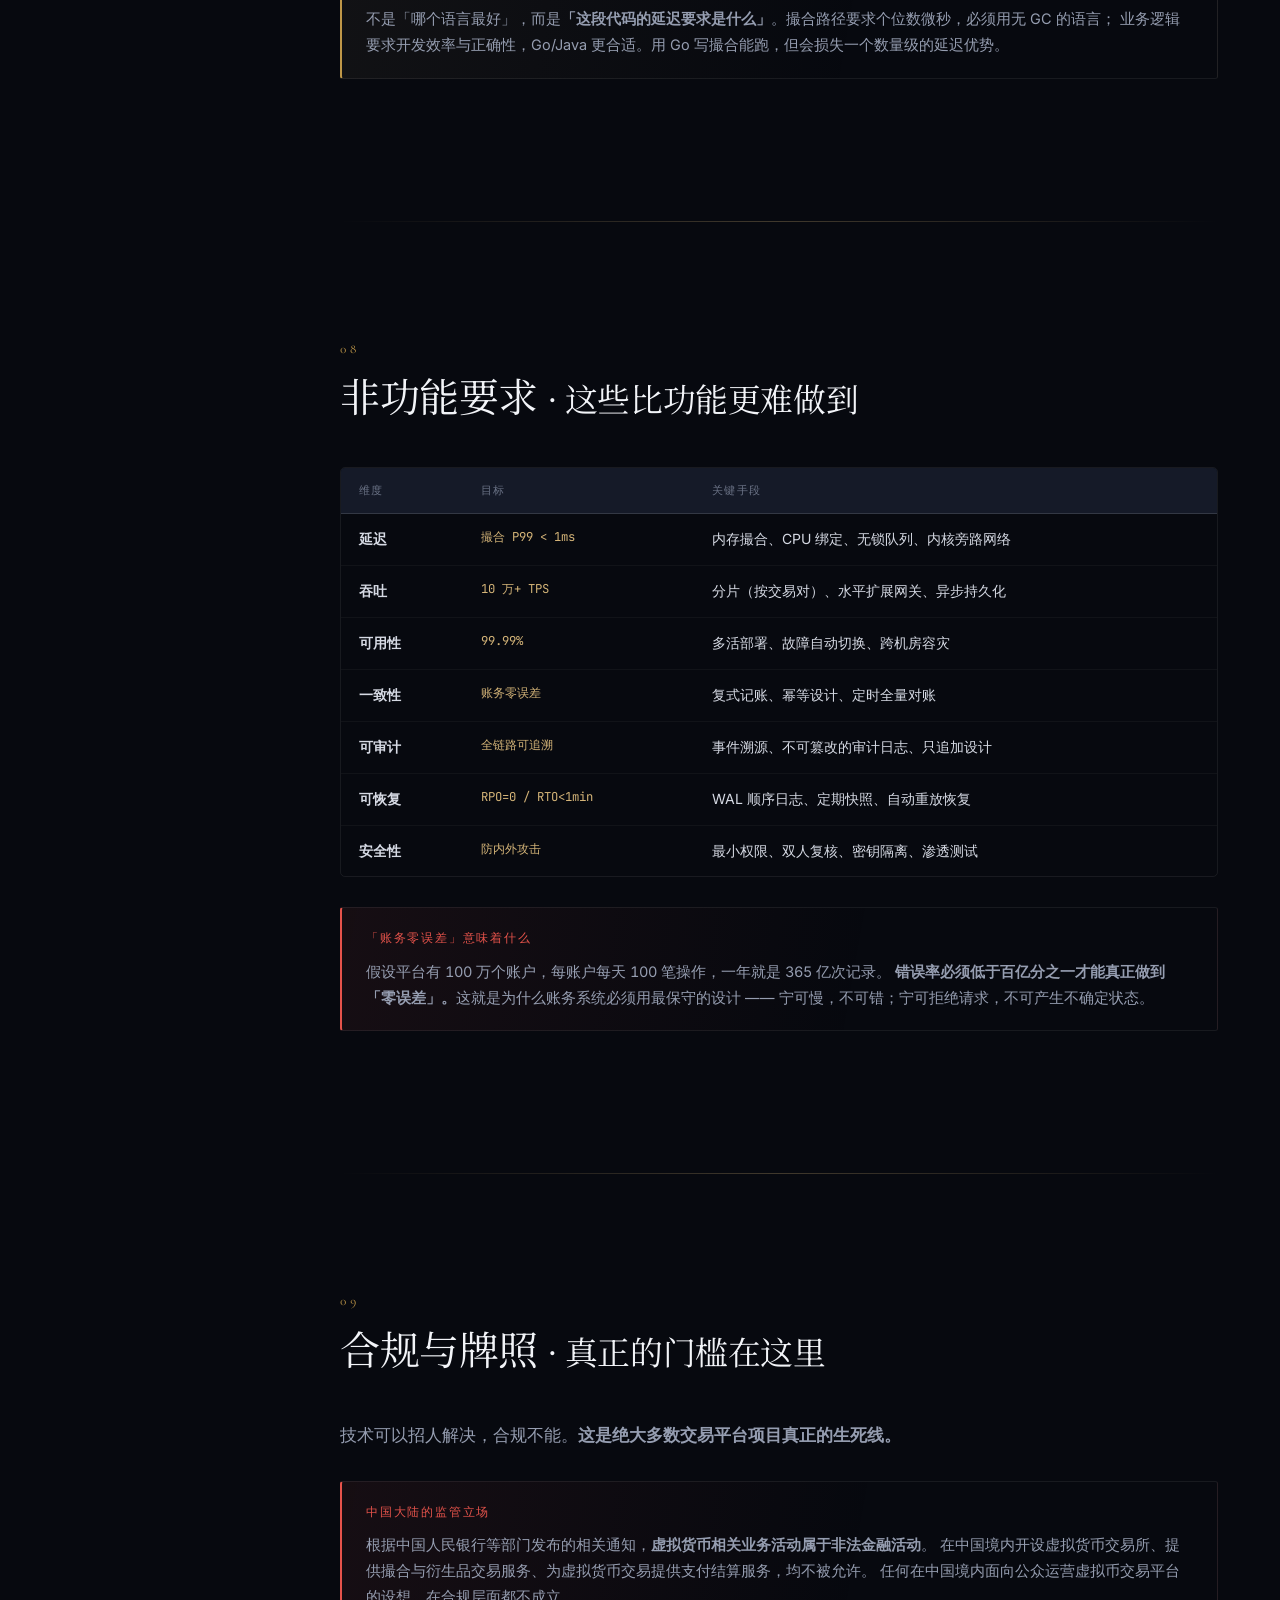
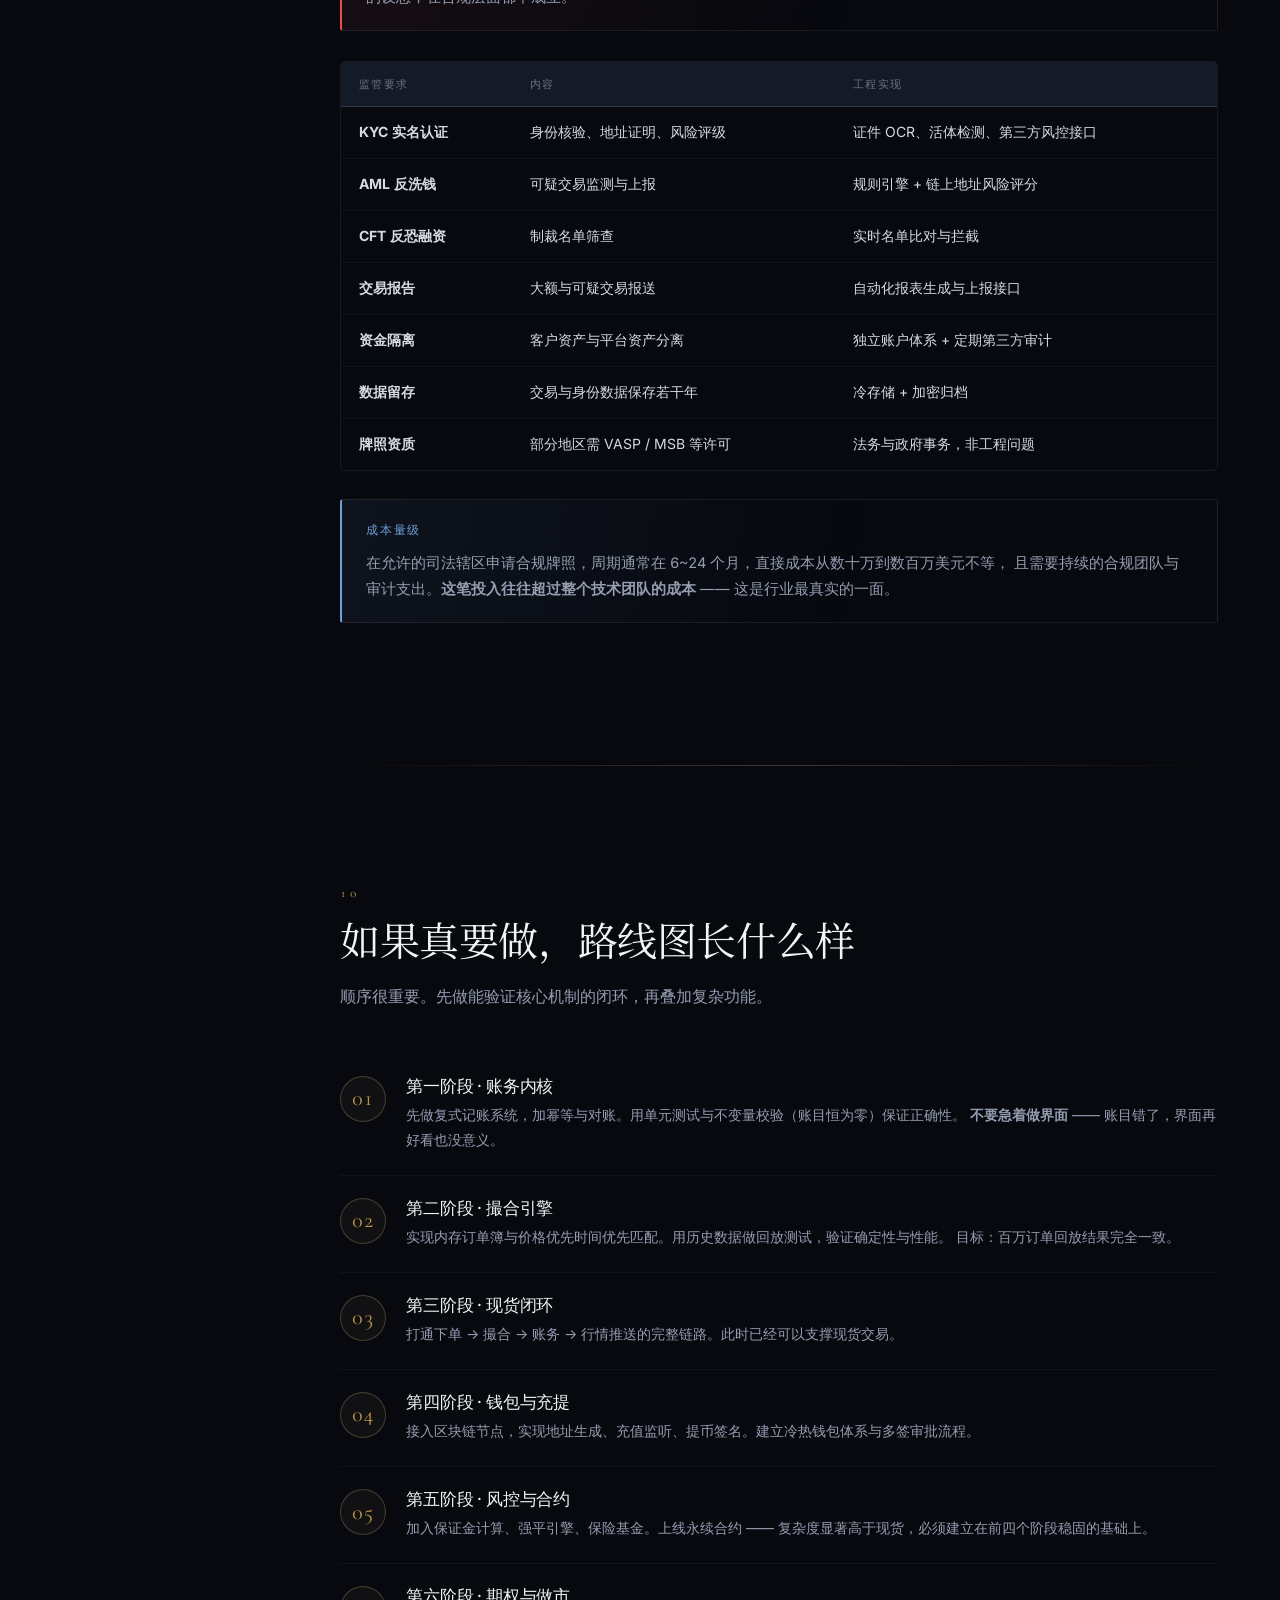
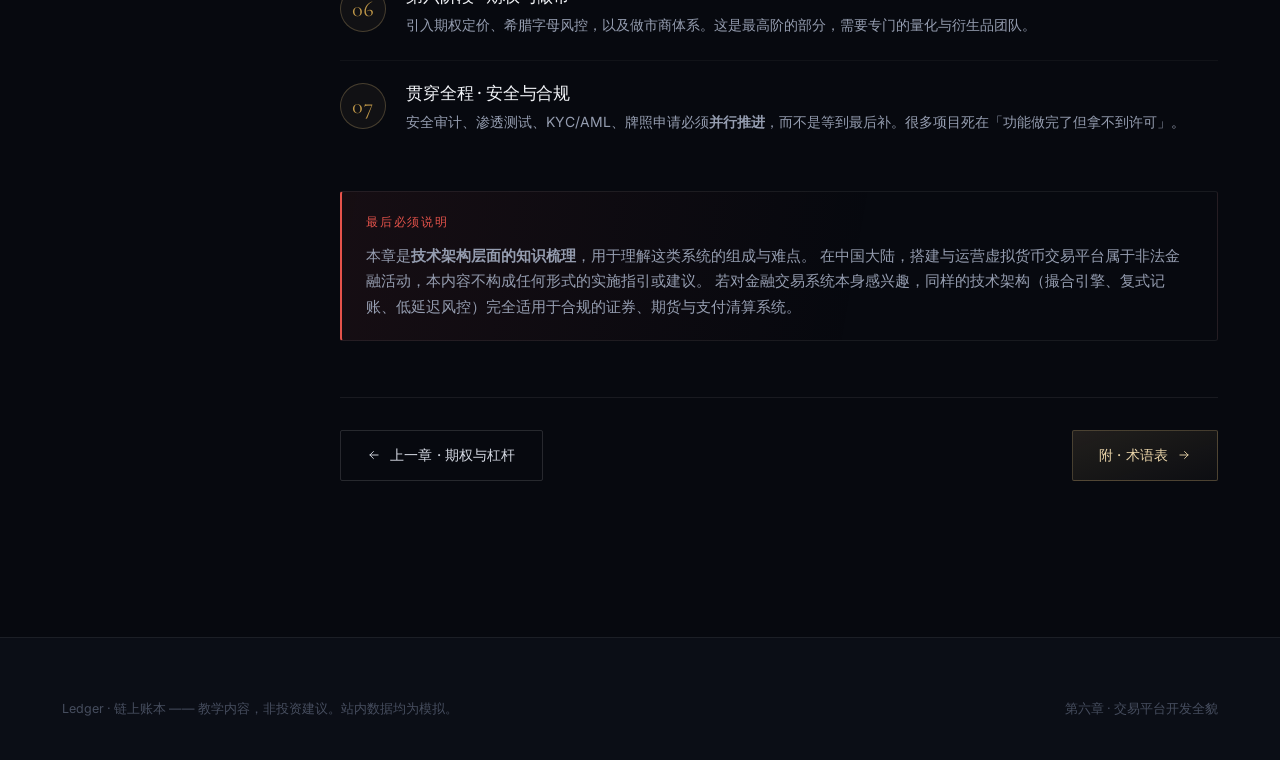
<file: pages/build.html>
<!DOCTYPE html>
<html lang="zh-CN">
<head>
<meta charset="UTF-8">
<meta name="viewport" content="width=device-width, initial-scale=1">
<title>第六章 · 交易平台开发全貌 — Ledger</title>
<meta name="description" content="从零搭建一个虚拟币交易平台需要掌握什么：账务系统、撮合内核、行情推送、风控清算、钱包托管、合规路径与技术栈全景。">
<link rel="icon" type="image/svg+xml" href="../favicon.svg">
<link rel="stylesheet" href="../assets/css/base.css">
<link rel="stylesheet" href="../assets/css/components.css">
</head>
<body>

<div class="progress"></div>

<nav class="nav">
  <div class="nav-in">
    <a href="../index.html" class="brand">
      <span class="brand-mark">
        <svg viewBox="0 0 24 24" fill="none" stroke="#d4b478" stroke-width="1.4">
          <rect x="3" y="7" width="7" height="10" rx="1"/><rect x="14" y="7" width="7" height="10" rx="1"/>
          <path d="M10 12h4" stroke-linecap="round"/>
        </svg>
      </span>
      <span class="brand-txt"><span class="brand-en">Ledger</span><span class="brand-cn">链上账本</span></span>
    </a>
    <div class="nav-links">
      <a href="../index.html">首页</a>
      <a href="foundation.html">区块链原理</a>
      <a href="evolution.html">演进与共识</a>
      <a href="cashflow.html">资金流路径</a>
      <a href="trading.html">交易与撮合</a>
      <a href="derivatives.html">期权与杠杆</a>
      <a href="build.html" class="active">平台开发</a>
      <a href="glossary.html" class="nav-cta">术语表</a>
    </div>
    <button class="nav-burger" aria-label="菜单"><span></span><span></span><span></span></button>
  </div>
</nav>

<header class="page-head">
  <div class="wrap">
    <div class="crumb"><a href="../index.html">首页</a><span>/</span>第六章</div>
    <span class="sec-num">CHAPTER VI</span>
    <h1 class="display">Engineering</h1>
    <p style="font-family:var(--serif-cn);font-size:clamp(24px,3.4vw,34px);color:var(--fg);margin-top:2px;font-weight:300">平台开发全貌 —— 做一个交易平台需要掌握什么</p>
    <p class="lead">
      这是把前五章的知识落到工程上的一章。一个能承接真实资金的交易平台，本质上是一个
      <b>要求极致一致性、极致性能、且必须具备金融级审计能力的分布式系统</b>。
      这里梳理九大核心模块、技术选型、以及绕不开的合规门槛。
    </p>
  </div>
</header>

<div class="wrap" style="padding-top:52px">
  <div class="doc-layout">

    <aside class="toc">
      <div class="toc-t">本章目录</div>
      <a href="#arch">01 · 系统总体架构</a>
      <a href="#ledger">02 · 账务系统</a>
      <a href="#engine">03 · 撮合内核</a>
      <a href="#marketdata">04 · 行情与推送</a>
      <a href="#risk">05 · 风控与清算</a>
      <a href="#wallet">06 · 钱包与资金安全</a>
      <a href="#stack">07 · 技术栈全景</a>
      <a href="#nonfunc">08 · 非功能要求</a>
      <a href="#comply">09 · 合规与牌照</a>
      <a href="#roadmap">10 · 落地路线图</a>
    </aside>

    <main>

      <!-- 01 -->
      <section id="arch" style="padding-top:0">
        <div class="sec-head">
          <span class="sec-num">01</span>
          <h2>系统总体架构</h2>
          <p>先把全貌画出来。交易平台的复杂度不在单个模块，而在模块之间的数据一致性与延迟约束。</p>
        </div>

        <div class="hashlab">
          <div class="hashlab-head"><h4>核心系统分层</h4></div>
          <div class="hashlab-body">
            <div class="steps" style="margin:0">
              <div class="step">
                <div class="step-n"></div>
                <div>
                  <h4>接入层 · Gateway</h4>
                  <p>处理 WebSocket / REST / FIX 协议接入，负责鉴权、限流、连接管理、请求签名校验。<code>Go / Netty / Rust</code></p>
                </div>
              </div>
              <div class="step">
                <div class="step-n"></div>
                <div>
                  <h4>业务层 · Order Service</h4>
                  <p>订单校验（余额、杠杆、价格精度、风控规则）、订单状态机、与撮合引擎通信。<code>Go / Java</code></p>
                </div>
              </div>
              <div class="step">
                <div class="step-n"></div>
                <div>
                  <h4>核心层 · Matching Engine</h4>
                  <p>内存中的订单簿，单线程处理以保证确定性。这是整个系统对延迟最敏感的部分。<code>C++ / Rust / Java（无 GC 停顿）</code></p>
                </div>
              </div>
              <div class="step">
                <div class="step-n"></div>
                <div>
                  <h4>账务层 · Ledger Service</h4>
                  <p>复式记账，处理成交后的资金划转、手续费、盈亏结算。必须保证幂等与强一致。<code>Go / Java + 关系型数据库</code></p>
                </div>
              </div>
              <div class="step">
                <div class="step-n"></div>
                <div>
                  <h4>风控层 · Risk Engine</h4>
                  <p>实时保证金计算、强平触发、限额检查、异常交易检测。<code>Rust / C++ / Go</code></p>
                </div>
              </div>
              <div class="step">
                <div class="step-n"></div>
                <div>
                  <h4>行情层 · Market Data</h4>
                  <p>K 线聚合、深度快照、成交推送。高并发广播，允许最终一致。<code>Go / C++ + 消息队列</code></p>
                </div>
              </div>
              <div class="step">
                <div class="step-n"></div>
                <div>
                  <h4>钱包层 · Custody</h4>
                  <p>链上充提、地址管理、冷热钱包调度、多签审批。<code>Go / Python + HSM</code></p>
                </div>
              </div>
              <div class="step">
                <div class="step-n"></div>
                <div>
                  <h4>数据层 · Storage</h4>
                  <p>热数据内存 + 关系库持久化 + 时序库存行情 + 数据仓库做分析与对账。<code>PostgreSQL / Redis / ClickHouse</code></p>
                </div>
              </div>
            </div>
          </div>
        </div>

        <div class="callout info" style="margin-top:30px">
          <div class="callout-t">一条关键的架构原则</div>
          <p><b>慢的东西不能挡住快的东西。</b>撮合必须全内存、单线程、无外部依赖；持久化、通知、清算等操作通过事件流异步处理。一旦撮合路径上出现一次数据库写入或网络调用，延迟就从微秒变成毫秒 —— 在交易领域这是两个世界。</p>
        </div>
      </section>

      <hr class="divider-gold">

      <!-- 02 账务 -->
      <section id="ledger">
        <div class="sec-head">
          <span class="sec-num">02</span>
          <h2>账务系统 <span class="cn">· 整个平台最不能出错的地方</span></h2>
        </div>

        <p class="lead">
          行情延迟高一点，用户抱怨；撮合慢一点，体验变差；
          <b>但账务出一次错，就是资金损失、信任崩塌、甚至法律问题。</b>这是唯一必须做到零误差的模块。
        </p>

        <h3 style="font-size:19px;margin:34px 0 18px">核心原则一 · 复式记账</h3>
        <p style="color:var(--fg-muted)">
          每一笔资金变动都要同时记录借方与贷方，<b>任何时刻「所有账户余额之和」必须恒等于零</b>（或恒等于已知的总量）。
          这个约束提供了一个可自动校验的健全性检查 —— 任何 bug 或攻击都会立刻被对账发现。
        </p>

        <pre style="margin-top:22px">用户 A 用 1000 USDT 买入 0.015 BTC（手续费 1 USDT）

借：用户A-现货-可用-USDT        1,000
贷：用户A-现货-冻结-USDT        1,000
借：用户A-现货-冻结-USDT        1,000
贷：平台-交易对账-USDT          1,001
贷：平台-手续费收入-USDT            1  ← 注意：这里要反着记
...
──────────────────────────────────────────
最终结果：
  用户A: -1,000 USDT  +0.015 BTC
  对手方: +1,000 USDT  -0.015 BTC
  平台:   +1 USDT（手续费）

验证：所有科目变动之和 = 0  ✓</pre>

        <h3 style="font-size:19px;margin:36px 0 18px">核心原则二 · 幂等性</h3>
        <p style="color:var(--fg-muted)">
          网络会重试，消息会重复投递。同一个「成交回报」可能被处理两次。<b>账务操作必须带唯一业务 ID，
          重复执行时结果与执行一次完全相同</b>，而不是扣两次钱。
        </p>
        <pre style="margin-top:20px">-- 幂等键：trade_id + account_id + asset
-- 唯一索引保证同一笔成交对同一账户只入账一次
CREATE UNIQUE INDEX uk_ledger_idem
  ON ledger_entries (trade_id, account_id, asset);

-- 插入时若冲突则忽略，天然幂等
INSERT INTO ledger_entries (...)
VALUES (...)
ON CONFLICT (trade_id, account_id, asset) DO NOTHING;</pre>

        <h3 style="font-size:19px;margin:36px 0 18px">核心原则三 · 并发控制</h3>
        <div class="grid g3">
          <div class="card">
            <h4 style="font-size:15.5px;margin-bottom:8px">行级锁</h4>
            <p style="font-size:13.5px">对账户行加悲观锁，简单可靠，但高并发下容易争抢。</p>
          </div>
          <div class="card">
            <h4 style="font-size:15.5px;margin-bottom:8px">乐观锁 + 版本号</h4>
            <p style="font-size:13.5px">读取版本号，更新时校验。冲突则重试，适合读多写少。</p>
          </div>
          <div class="card">
            <h4 style="font-size:15.5px;margin-bottom:8px">单线程串行化</h4>
            <p style="font-size:13.5px">同账户的操作路由到同一分区串行处理，彻底消除竞态。</p>
          </div>
        </div>

        <div class="callout danger" style="margin-top:30px">
          <div class="callout-t">绝对不要做的事</div>
          <p>用浮点数存金额。<b>永远用整数（最小单位）或 DECIMAL。</b>浮点的舍入误差在累积几十亿笔交易后会变成真实资金缺口。
          例如 <code>0.1 + 0.2 != 0.3</code> 在 IEEE 754 下是事实。BTC 用「聪」（1e-8），USDT 用 6 位小数整数。</p>
        </div>
      </section>

      <hr class="divider-gold">

      <!-- 03 撮合引擎 -->
      <section id="engine">
        <div class="sec-head">
          <span class="sec-num">03</span>
          <h2>撮合内核 <span class="cn">· 整个系统的心脏</span></h2>
        </div>

        <p class="lead">
          撮合引擎的职责是：接收订单、维护订单簿、按价格优先时间优先匹配、输出成交结果。
          它的性能指标通常以<b>微秒</b>衡量，而它的正确性要求是<b>零容忍</b>。
        </p>

        <div class="tbl-wrap" style="margin-top:32px">
          <table>
            <thead><tr><th>设计要点</th><th>做法</th><th>原因</th></tr></thead>
            <tbody>
              <tr>
                <td><b>单线程处理</b></td>
                <td>每个交易对一个线程，订单串行进入</td>
                <td class="gold">避免锁竞争与竞态，保证结果确定性、可重放</td>
              </tr>
              <tr>
                <td><b>全内存订单簿</b></td>
                <td>价格档位用数组/跳表/红黑树维护</td>
                <td class="gold">内存访问纳秒级，磁盘毫秒级，差 6 个数量级</td>
              </tr>
              <tr>
                <td><b>避免动态分配</b></td>
                <td>对象池预分配，避免运行时 GC/内存分配</td>
                <td class="gold">GC 停顿会造成不可预测的延迟尖峰</td>
              </tr>
              <tr>
                <td><b>无锁队列通信</b></td>
                <td>订单通过环形缓冲区传入引擎</td>
                <td class="gold">消除跨线程同步开销</td>
              </tr>
              <tr>
                <td><b>CPU 亲和性绑定</b></td>
                <td>引擎线程绑定独占核心，隔离中断</td>
                <td class="gold">避免上下文切换与缓存失效</td>
              </tr>
              <tr>
                <td><b>顺序日志 WAL</b></td>
                <td>所有事件先写顺序日志再处理</td>
                <td class="gold">崩溃后可精确恢复，用于审计与回放</td>
              </tr>
            </tbody>
          </table>
        </div>

        <h3 style="font-size:19px;margin:36px 0 18px">核心数据结构</h3>
        <pre>// 价格档位（Price Level）：同一价格上的所有订单按时间排队
type PriceLevel struct {
    Price      int64      // 用整数存储，避免浮点误差
    TotalQty   int64      // 该档位总量，用于深度展示
    Orders     *OrderList // FIFO 链表，保证时间优先
}

// 订单簿（OrderBook）：买单降序、卖单升序
type OrderBook struct {
    Bids    []*PriceLevel  // 买盘，价格由高到低
    Asks    []*PriceLevel  // 卖盘，价格由低到高
    BestBid *PriceLevel
    BestAsk *PriceLevel
}

// 撮合主循环（简化）
func (ob *OrderBook) Match(taker *Order) []Trade {
    var trades []Trade
    for taker.Remaining > 0 {
        var maker *Order
        if taker.Side == BUY {
            if ob.BestAsk == nil || taker.Price < ob.BestAsk.Price {
                break   // 无法成交，转为挂单
            }
            maker = ob.BestAsk.Orders.Front()
        } else {
            if ob.BestBid == nil || taker.Price > ob.BestBid.Price {
                break
            }
            maker = ob.BestBid.Orders.Front()
        }
        qty := min(taker.Remaining, maker.Remaining)
        trades = append(trades, Trade{Maker: maker, Taker: taker, Qty: qty})
        // 更新双方剩余量，若 maker 成交完则出队
    }
    return trades
}</pre>

        <div class="callout" style="margin-top:30px">
          <div class="callout-t">确定性是关键要求</div>
          <p>给定相同的输入序列，撮合引擎必须<b>永远产出相同的结果</b>。这不仅是正确性问题 ——
          它是「可回放」的前提：崩溃后用日志重放，能精确恢复到故障前一刻的状态，不会产生重复成交或丢失成交。</p>
        </div>
      </section>

      <hr class="divider-gold">

      <!-- 04 行情 -->
      <section id="marketdata">
        <div class="sec-head">
          <span class="sec-num">04</span>
          <h2>行情与推送 <span class="cn">· 把变化送到几十万人面前</span></h2>
        </div>

        <div class="two-col" style="margin-top:32px">
          <div>
            <h3 style="font-size:18px;margin-bottom:16px">数据的四个层次</h3>
            <ul class="list-clean">
              <li><strong>Ticker 摘要</strong> · 最新价、24 小时涨跌、成交量。更新频率低，全量广播</li>
              <li><strong>深度 Depth</strong> · 订单簿快照 + 增量更新。可用「快照 + 增量」模式大幅降低带宽</li>
              <li><strong>成交 Trades</strong> · 每一笔撮合结果，实时推送</li>
              <li><strong>K 线 Candles</strong> · 按周期聚合，通常由成交数据离线或流式合成</li>
            </ul>
          </div>
          <div>
            <h3 style="font-size:18px;margin-bottom:16px">推送技术</h3>
            <ul class="list-clean">
              <li><strong>WebSocket</strong> · 主流方案，双向长连接，服务端主动推送</li>
              <li><strong>增量更新</strong> · 只推送变化的价格档位，而非整本订单簿</li>
              <li><strong>序列号机制</strong> · 每个消息带序号，客户端检测丢包并请求补发</li>
              <li><strong>分级订阅</strong> · 用户可选 100 档或 400 档深度，按需推送降低负载</li>
            </ul>
          </div>
        </div>

        <div class="callout info" style="margin-top:28px">
          <div class="callout-t">「快照 + 增量」是标准做法</div>
          <p>先推送一份完整的订单簿快照（带序列号 N），之后只发变化的部分（N+1, N+2…）。
          客户端本地维护订单簿副本。这样既保证了一致性（序列号连续可校验），又把带宽压到最低。若检测到序列号跳跃，客户端重新拉取快照。</p>
        </div>

        <figure style="margin-top:34px">
          <div class="ratio r-16-9"><img src="../assets/img/exchange-desk.jpg" alt="交易终端界面"></div>
          <figcaption>用户看到的每一帧跳动，背后都是撮合事件 → 消息队列 → 行情服务 → WebSocket 广播这条链路在毫秒内完成的过程。</figcaption>
        </figure>
      </section>

      <hr class="divider-gold">

      <!-- 05 风控 -->
      <section id="risk">
        <div class="sec-head">
          <span class="sec-num">05</span>
          <h2>风控与清算</h2>
        </div>

        <div class="grid g2" style="margin-top:32px">
          <div class="card gold-top">
            <h3>事前风控</h3>
            <ul class="list-clean" style="margin-top:14px">
              <li>余额与保证金充足性检查</li>
              <li>单笔/累计下单限额</li>
              <li>价格偏离保护（防止乌龙指）</li>
              <li>持仓上限与杠杆上限</li>
              <li>频率限制与异常行为拦截</li>
            </ul>
          </div>
          <div class="card gold-top">
            <h3>事中监控</h3>
            <ul class="list-clean" style="margin-top:14px">
              <li>实时保证金率计算</li>
              <li>强平触发与执行调度</li>
              <li>标记价格与指数价格监控</li>
              <li>市场异常波动告警</li>
              <li>大额订单与可疑账户追踪</li>
            </ul>
          </div>
        </div>

        <h3 style="font-size:19px;margin:36px 0 18px">标记价格：为什么不能直接用最新成交价</h3>
        <p style="color:var(--fg-muted)">
          如果强平依据「最新成交价」，那么攻击者只需在流动性差的时刻用一笔小额订单把价格打到极端位置，
          就能触发大量强平并从中获利。<b>标记价格（Mark Price）</b>用现货指数 + 资金费率基差计算出一个更稳健的价格，
          专门用于计算盈亏与触发强平，与成交价解耦。
        </p>

        <div class="tbl-wrap" style="margin-top:26px">
          <table>
            <thead><tr><th>价格类型</th><th>用途</th><th>计算方式</th></tr></thead>
            <tbody>
              <tr><td><b>最新成交价</b></td><td>展示、行情</td><td>最近一笔撮合价格</td></tr>
              <tr><td><b>标记价格</b></td><td class="gold">计算盈亏、触发强平</td><td>多交易所现货指数 + 基差移动平均</td></tr>
              <tr><td><b>指数价格</b></td><td>标记价格的输入</td><td>多家主流交易所价格的加权中位数</td></tr>
              <tr><td><b>强平价格</b></td><td>用户参考</td><td>由开仓价、杠杆、维持保证金率反推</td></tr>
            </tbody>
          </table>
        </div>

        <div class="callout warn" style="margin-top:28px">
          <div class="callout-t">保险基金与 ADL 的必要性</div>
          <p>极端行情下，强平单可能因流动性枯竭而无法以好价格成交，产生穿仓损失。
          平台需要<b>保险基金</b>吸收这部分缺口；当基金不足时，启用<b>自动减仓（ADL）</b>，
          强制平掉盈利最多的对手仓位来填补。这套机制虽然对个体不公平，但它是保护平台免于破产的最后一道防线。</p>
        </div>
      </section>

      <hr class="divider-gold">

      <!-- 06 钱包 -->
      <section id="wallet">
        <div class="sec-head">
          <span class="sec-num">06</span>
          <h2>钱包与资金安全 <span class="cn">· 最容易被攻破的一环</span></h2>
        </div>

        <p class="lead">
          平台持有的是用户真实资产。历史上交易所被盗的案例远多于被攻击的案例中平台能全额赔付的。
          <b>钱包架构的设计质量，直接决定平台能活多久。</b>
        </p>

        <div class="grid g3" style="margin-top:32px">
          <div class="card">
            <span class="tag info">热钱包</span>
            <h3 style="margin-top:14px;font-size:16.5px">Hot Wallet</h3>
            <p>联网，用于处理日常提币。只保留满足日常提现的少量资金（通常不超过总资产的 2%~5%）。</p>
            <p style="margin-top:12px;font-size:12.5px;color:var(--up)">风险最高，必须严格限额</p>
          </div>
          <div class="card">
            <span class="tag gold">温钱包</span>
            <h3 style="margin-top:14px;font-size:16.5px">Warm Wallet</h3>
            <p>半离线，用于热钱包补充。需要人工审批与多签，自动化程度较低。</p>
            <p style="margin-top:12px;font-size:12.5px;color:var(--warn)">平衡安全与效率</p>
          </div>
          <div class="card">
            <span class="tag down">冷钱包</span>
            <h3 style="margin-top:14px;font-size:16.5px">Cold Wallet</h3>
            <p>完全离线，私钥永不接触网络。存放绝大部分资产，动用需多人多签、线下审批。</p>
            <p style="margin-top:12px;font-size:12.5px;color:var(--down)">最安全，但操作缓慢</p>
          </div>
        </div>

        <h3 style="font-size:19px;margin:36px 0 18px">多重签名</h3>
        <p style="color:var(--fg-muted)">
          采用 M-of-N 方案：例如 3-of-5 表示 5 把密钥中需要至少 3 把同时签名才能完成转账。
          密钥分散到不同人、不同地理位置保管，任何单点泄露或内部人员作恶都无法单独转移资产。
        </p>

        <div class="tbl-wrap" style="margin-top:26px">
          <table>
            <thead><tr><th>安全措施</th><th>作用</th><th>实现方式</th></tr></thead>
            <tbody>
              <tr><td><b>冷热分离</b></td><td>限制单次损失上限</td><td>95%+ 资产离线存储</td></tr>
              <tr><td><b>多重签名</b></td><td>防止单点失守</td><td>3-of-5 密钥分散保管</td></tr>
              <tr><td><b>HSM 硬件模块</b></td><td>私钥不可导出</td><td>签名在硬件内完成</td></tr>
              <tr><td><b>提币风控</b></td><td>拦截异常提现</td><td>地址白名单、延迟到账、人工复核</td></tr>
              <tr><td><b>地址校验</b></td><td>防止地址替换攻击</td><td>提币地址二次确认 + 前端防篡改</td></tr>
              <tr><td><b>储备金证明</b></td><td>向用户证明资产充足</td><td>Merkle 树证明用户余额被包含</td></tr>
              <tr><td><b>链上监控</b></td><td>及时发现异常流出</td><td>大额转账实时告警</td></tr>
            </tbody>
          </table>
        </div>

        <figure style="margin-top:34px">
          <div class="ratio r-16-9"><img src="../assets/img/code-screen.jpg" alt="代码审计"></div>
          <figcaption>钱包相关代码与智能合约必须经过独立第三方审计。在涉及资金的代码上，「测试通过」从来不等于「安全」。</figcaption>
        </figure>
      </section>

      <hr class="divider-gold">

      <!-- 07 技术栈 -->
      <section id="stack">
        <div class="sec-head">
          <span class="sec-num">07</span>
          <h2>技术栈全景</h2>
        </div>

        <div class="tbl-wrap">
          <table>
            <thead><tr><th>模块</th><th>推荐技术</th><th>选型理由</th></tr></thead>
            <tbody>
              <tr>
                <td><b>撮合引擎</b></td>
                <td class="mono gold">C++ / Rust</td>
                <td>无 GC 停顿、可精确控制内存布局与 CPU 亲和性</td>
              </tr>
              <tr>
                <td><b>订单与业务服务</b></td>
                <td class="mono">Go / Java (Netty)</td>
                <td>并发模型成熟，开发生态好，性能足以支撑网关层</td>
              </tr>
              <tr>
                <td><b>账务系统</b></td>
                <td class="mono">Go / Java + PostgreSQL</td>
                <td>强事务支持，ACID 保证，配合整数金额类型</td>
              </tr>
              <tr>
                <td><b>风控引擎</b></td>
                <td class="mono">Rust / C++</td>
                <td>极致低延迟，要求微秒级响应</td>
              </tr>
              <tr>
                <td><b>行情推送</b></td>
                <td class="mono">Go / C++ + WebSocket</td>
                <td>高并发长连接管理，支持百万级连接</td>
              </tr>
              <tr>
                <td><b>消息队列</b></td>
                <td class="mono">Kafka / NATS / Pulsar</td>
                <td>事件流解耦，支持顺序保证与重放</td>
              </tr>
              <tr>
                <td><b>缓存</b></td>
                <td class="mono">Redis</td>
                <td>热点数据、分布式锁、限流计数</td>
              </tr>
              <tr>
                <td><b>时序数据</b></td>
                <td class="mono">ClickHouse / TimescaleDB</td>
                <td>海量行情与成交记录的高效存储与查询</td>
              </tr>
              <tr>
                <td><b>链上交互</b></td>
                <td class="mono">Go-Ethereum / Web3.js / Rust</td>
                <td>节点通信、交易构造与广播、事件监听</td>
              </tr>
              <tr>
                <td><b>密钥管理</b></td>
                <td class="mono">HSM / Vault / MPC</td>
                <td>私钥隔离、签名服务化、多方计算</td>
              </tr>
              <tr>
                <td><b>前端</b></td>
                <td class="mono">React / Vue + Canvas / WebGL</td>
                <td>K 线图高性能渲染，深度图实时更新</td>
              </tr>
              <tr>
                <td><b>可观测性</b></td>
                <td class="mono">Prometheus + Grafana + Jaeger</td>
                <td>指标、日志、链路追踪三位一体</td>
              </tr>
            </tbody>
          </table>
        </div>

        <div class="callout" style="margin-top:30px">
          <div class="callout-t">语言选择的实质</div>
          <p>不是「哪个语言最好」，而是<b>「这段代码的延迟要求是什么」</b>。撮合路径要求个位数微秒，必须用无 GC 的语言；
          业务逻辑要求开发效率与正确性，Go/Java 更合适。用 Go 写撮合能跑，但会损失一个数量级的延迟优势。</p>
        </div>
      </section>

      <hr class="divider-gold">

      <!-- 08 非功能 -->
      <section id="nonfunc">
        <div class="sec-head">
          <span class="sec-num">08</span>
          <h2>非功能要求 <span class="cn">· 这些比功能更难做到</span></h2>
        </div>

        <div class="tbl-wrap">
          <table>
            <thead><tr><th>维度</th><th>目标</th><th>关键手段</th></tr></thead>
            <tbody>
              <tr>
                <td><b>延迟</b></td>
                <td class="mono gold">撮合 P99 &lt; 1ms</td>
                <td>内存撮合、CPU 绑定、无锁队列、内核旁路网络</td>
              </tr>
              <tr>
                <td><b>吞吐</b></td>
                <td class="mono gold">10 万+ TPS</td>
                <td>分片（按交易对）、水平扩展网关、异步持久化</td>
              </tr>
              <tr>
                <td><b>可用性</b></td>
                <td class="mono gold">99.99%</td>
                <td>多活部署、故障自动切换、跨机房容灾</td>
              </tr>
              <tr>
                <td><b>一致性</b></td>
                <td class="mono gold">账务零误差</td>
                <td>复式记账、幂等设计、定时全量对账</td>
              </tr>
              <tr>
                <td><b>可审计</b></td>
                <td class="mono gold">全链路可追溯</td>
                <td>事件溯源、不可篡改的审计日志、只追加设计</td>
              </tr>
              <tr>
                <td><b>可恢复</b></td>
                <td class="mono gold">RPO=0 / RTO&lt;1min</td>
                <td>WAL 顺序日志、定期快照、自动重放恢复</td>
              </tr>
              <tr>
                <td><b>安全性</b></td>
                <td class="mono gold">防内外攻击</td>
                <td>最小权限、双人复核、密钥隔离、渗透测试</td>
              </tr>
            </tbody>
          </table>
        </div>

        <div class="callout danger" style="margin-top:30px">
          <div class="callout-t">「账务零误差」意味着什么</div>
          <p>假设平台有 100 万个账户，每账户每天 100 笔操作，一年就是 365 亿次记录。
          <b>错误率必须低于百亿分之一才能真正做到「零误差」。</b>这就是为什么账务系统必须用最保守的设计 ——
          宁可慢，不可错；宁可拒绝请求，不可产生不确定状态。</p>
        </div>
      </section>

      <hr class="divider-gold">

      <!-- 09 合规 -->
      <section id="comply">
        <div class="sec-head">
          <span class="sec-num">09</span>
          <h2>合规与牌照 <span class="cn">· 真正的门槛在这里</span></h2>
        </div>

        <p class="lead">
          技术可以招人解决，合规不能。<b>这是绝大多数交易平台项目真正的生死线。</b>
        </p>

        <div class="callout danger" style="margin-top:30px">
          <div class="callout-t">中国大陆的监管立场</div>
          <p>根据中国人民银行等部门发布的相关通知，<b>虚拟货币相关业务活动属于非法金融活动</b>。
          在中国境内开设虚拟货币交易所、提供撮合与衍生品交易服务、为虚拟货币交易提供支付结算服务，均不被允许。
          任何在中国境内面向公众运营虚拟币交易平台的设想，在合规层面都不成立。</p>
        </div>

        <div class="tbl-wrap" style="margin-top:30px">
          <table>
            <thead><tr><th>监管要求</th><th>内容</th><th>工程实现</th></tr></thead>
            <tbody>
              <tr>
                <td><b>KYC 实名认证</b></td>
                <td>身份核验、地址证明、风险评级</td>
                <td>证件 OCR、活体检测、第三方风控接口</td>
              </tr>
              <tr>
                <td><b>AML 反洗钱</b></td>
                <td>可疑交易监测与上报</td>
                <td>规则引擎 + 链上地址风险评分</td>
              </tr>
              <tr>
                <td><b>CFT 反恐融资</b></td>
                <td>制裁名单筛查</td>
                <td>实时名单比对与拦截</td>
              </tr>
              <tr>
                <td><b>交易报告</b></td>
                <td>大额与可疑交易报送</td>
                <td>自动化报表生成与上报接口</td>
              </tr>
              <tr>
                <td><b>资金隔离</b></td>
                <td>客户资产与平台资产分离</td>
                <td>独立账户体系 + 定期第三方审计</td>
              </tr>
              <tr>
                <td><b>数据留存</b></td>
                <td>交易与身份数据保存若干年</td>
                <td>冷存储 + 加密归档</td>
              </tr>
              <tr>
                <td><b>牌照资质</b></td>
                <td>部分地区需 VASP / MSB 等许可</td>
                <td>法务与政府事务，非工程问题</td>
              </tr>
            </tbody>
          </table>
        </div>

        <div class="callout info" style="margin-top:28px">
          <div class="callout-t">成本量级</div>
          <p>在允许的司法辖区申请合规牌照，周期通常在 6~24 个月，直接成本从数十万到数百万美元不等，
          且需要持续的合规团队与审计支出。<b>这笔投入往往超过整个技术团队的成本</b> —— 这是行业最真实的一面。</p>
        </div>
      </section>

      <hr class="divider-gold">

      <!-- 10 路线图 -->
      <section id="roadmap">
        <div class="sec-head">
          <span class="sec-num">10</span>
          <h2>如果真要做，路线图长什么样</h2>
          <p>顺序很重要。先做能验证核心机制的闭环，再叠加复杂功能。</p>
        </div>

        <div class="steps">
          <div class="step">
            <div class="step-n"></div>
            <div>
              <h4>第一阶段 · 账务内核</h4>
              <p>先做复式记账系统，加幂等与对账。用单元测试与不变量校验（账目恒为零）保证正确性。
              <b>不要急着做界面</b> —— 账目错了，界面再好看也没意义。</p>
            </div>
          </div>
          <div class="step">
            <div class="step-n"></div>
            <div>
              <h4>第二阶段 · 撮合引擎</h4>
              <p>实现内存订单簿与价格优先时间优先匹配。用历史数据做回放测试，验证确定性与性能。
              目标：百万订单回放结果完全一致。</p>
            </div>
          </div>
          <div class="step">
            <div class="step-n"></div>
            <div>
              <h4>第三阶段 · 现货闭环</h4>
              <p>打通下单 → 撮合 → 账务 → 行情推送的完整链路。此时已经可以支撑现货交易。</p>
            </div>
          </div>
          <div class="step">
            <div class="step-n"></div>
            <div>
              <h4>第四阶段 · 钱包与充提</h4>
              <p>接入区块链节点，实现地址生成、充值监听、提币签名。建立冷热钱包体系与多签审批流程。</p>
            </div>
          </div>
          <div class="step">
            <div class="step-n"></div>
            <div>
              <h4>第五阶段 · 风控与合约</h4>
              <p>加入保证金计算、强平引擎、保险基金。上线永续合约 —— 复杂度显著高于现货，必须建立在前四个阶段稳固的基础上。</p>
            </div>
          </div>
          <div class="step">
            <div class="step-n"></div>
            <div>
              <h4>第六阶段 · 期权与做市</h4>
              <p>引入期权定价、希腊字母风控，以及做市商体系。这是最高阶的部分，需要专门的量化与衍生品团队。</p>
            </div>
          </div>
          <div class="step">
            <div class="step-n"></div>
            <div>
              <h4>贯穿全程 · 安全与合规</h4>
              <p>安全审计、渗透测试、KYC/AML、牌照申请必须<b>并行推进</b>，而不是等到最后补。很多项目死在「功能做完了但拿不到许可」。</p>
            </div>
          </div>
        </div>

        <div class="callout danger" style="margin-top:34px">
          <div class="callout-t">最后必须说明</div>
          <p>本章是<b>技术架构层面的知识梳理</b>，用于理解这类系统的组成与难点。
          在中国大陆，搭建与运营虚拟货币交易平台属于非法金融活动，本内容不构成任何形式的实施指引或建议。
          若对金融交易系统本身感兴趣，同样的技术架构（撮合引擎、复式记账、低延迟风控）完全适用于合规的证券、期货与支付清算系统。</p>
        </div>

        <div style="margin-top:56px;padding-top:32px;border-top:1px solid var(--line);display:flex;justify-content:space-between;gap:20px;flex-wrap:wrap">
          <a href="derivatives.html" class="btn ghost">
            <svg viewBox="0 0 24 24" fill="none" stroke="currentColor" stroke-width="1.6"><path d="M19 12H5M11 18l-6-6 6-6" stroke-linecap="round" stroke-linejoin="round"/></svg>
            上一章 · 期权与杠杆
          </a>
          <a href="glossary.html" class="btn">
            附 · 术语表
            <svg viewBox="0 0 24 24" fill="none" stroke="currentColor" stroke-width="1.6"><path d="M5 12h14M13 6l6 6-6 6" stroke-linecap="round" stroke-linejoin="round"/></svg>
          </a>
        </div>
      </section>

    </main>
  </div>
</div>

<footer>
  <div class="wrap">
    <div class="foot-bot" style="border-top:0;padding-top:0">
      <p>Ledger · 链上账本 —— 教学内容，非投资建议。站内数据均为模拟。</p>
      <p>第六章 · 交易平台开发全貌</p>
    </div>
  </div>
</footer>

<script src="../assets/js/app.js"></script>
</body>
</html>
</file>
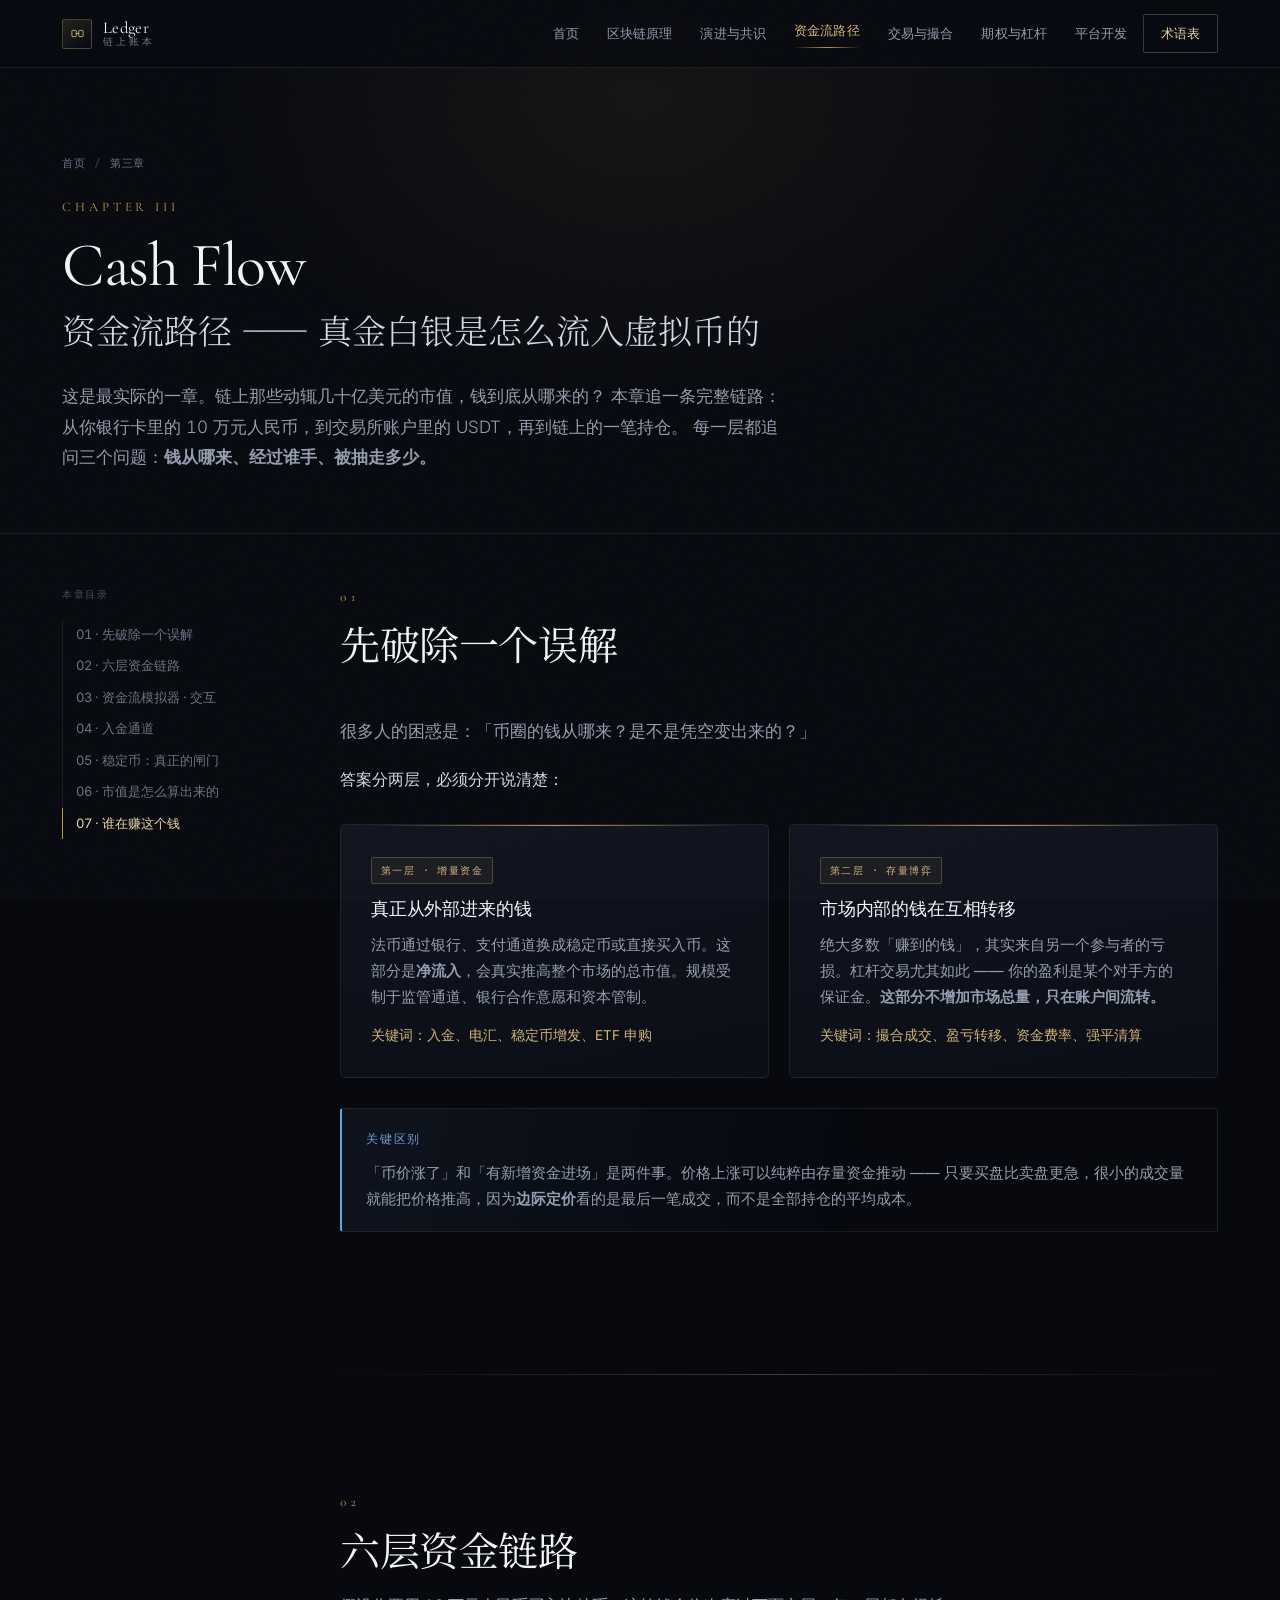
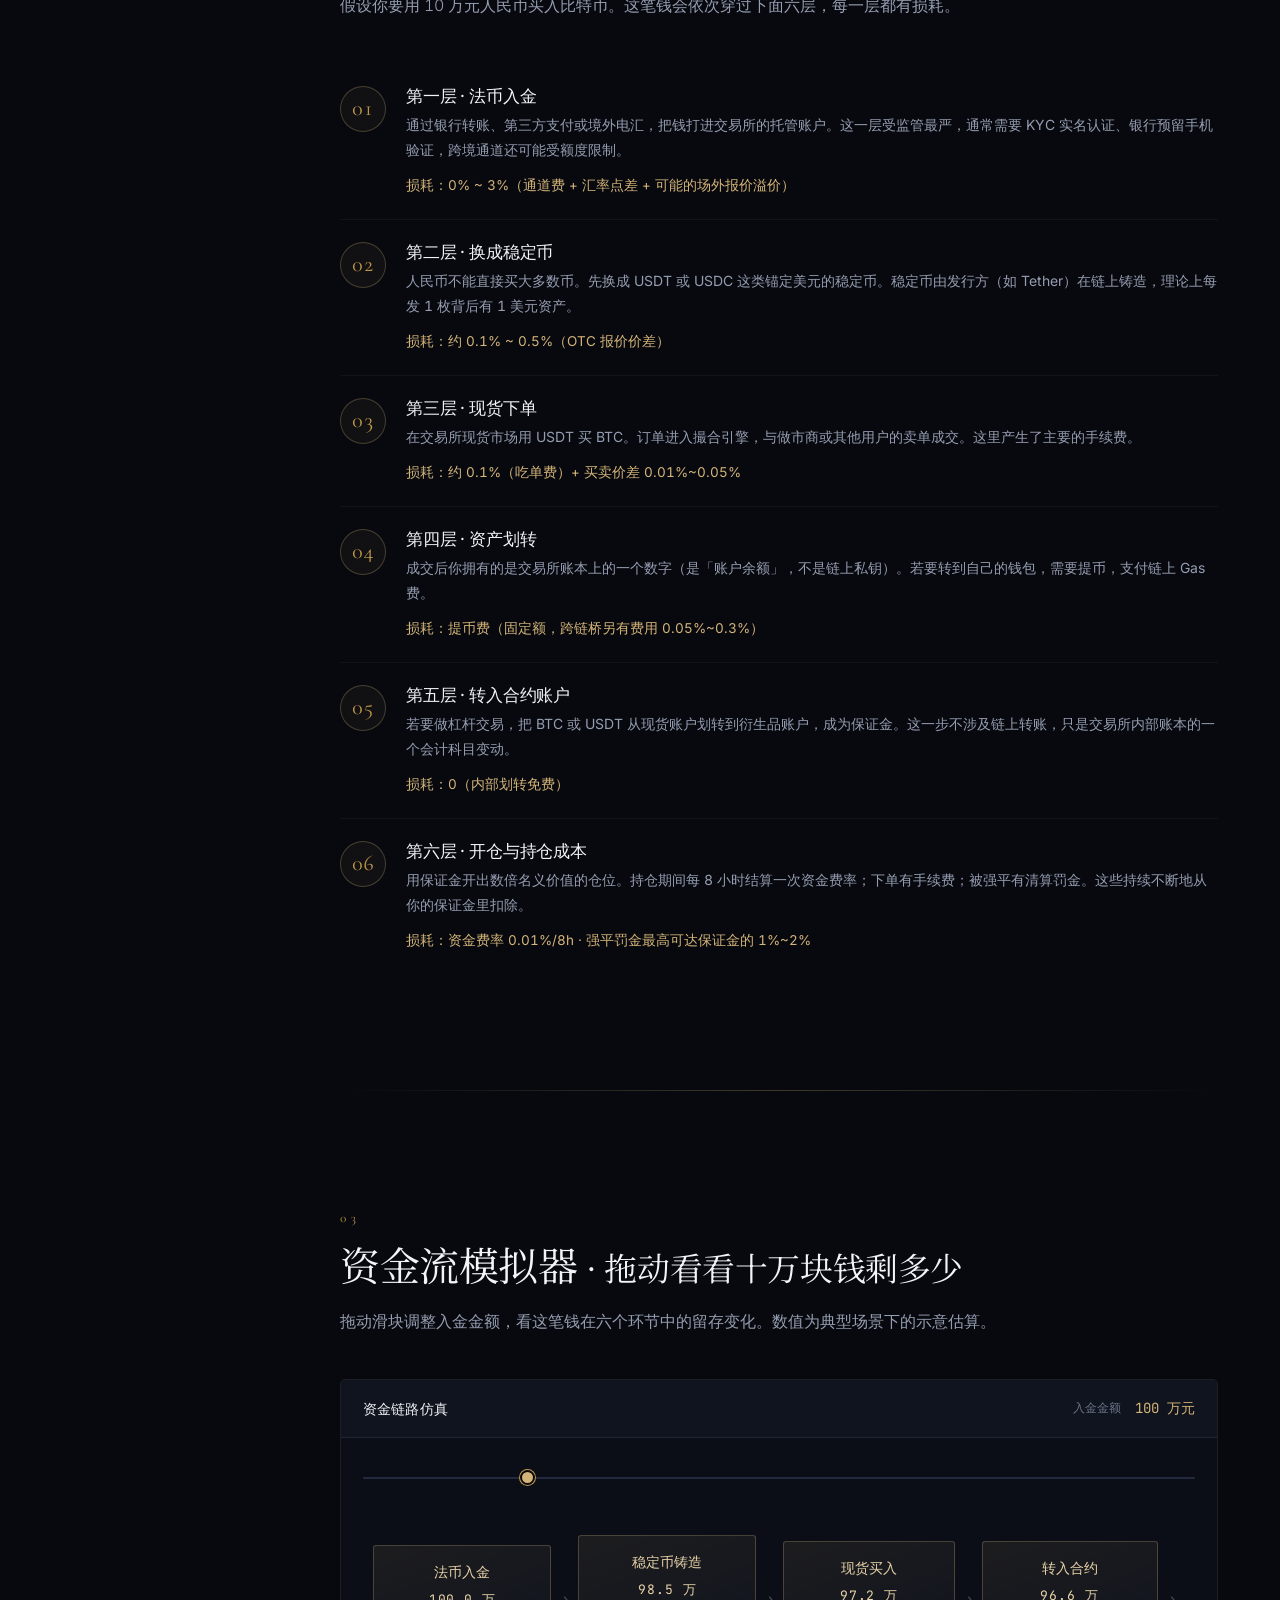
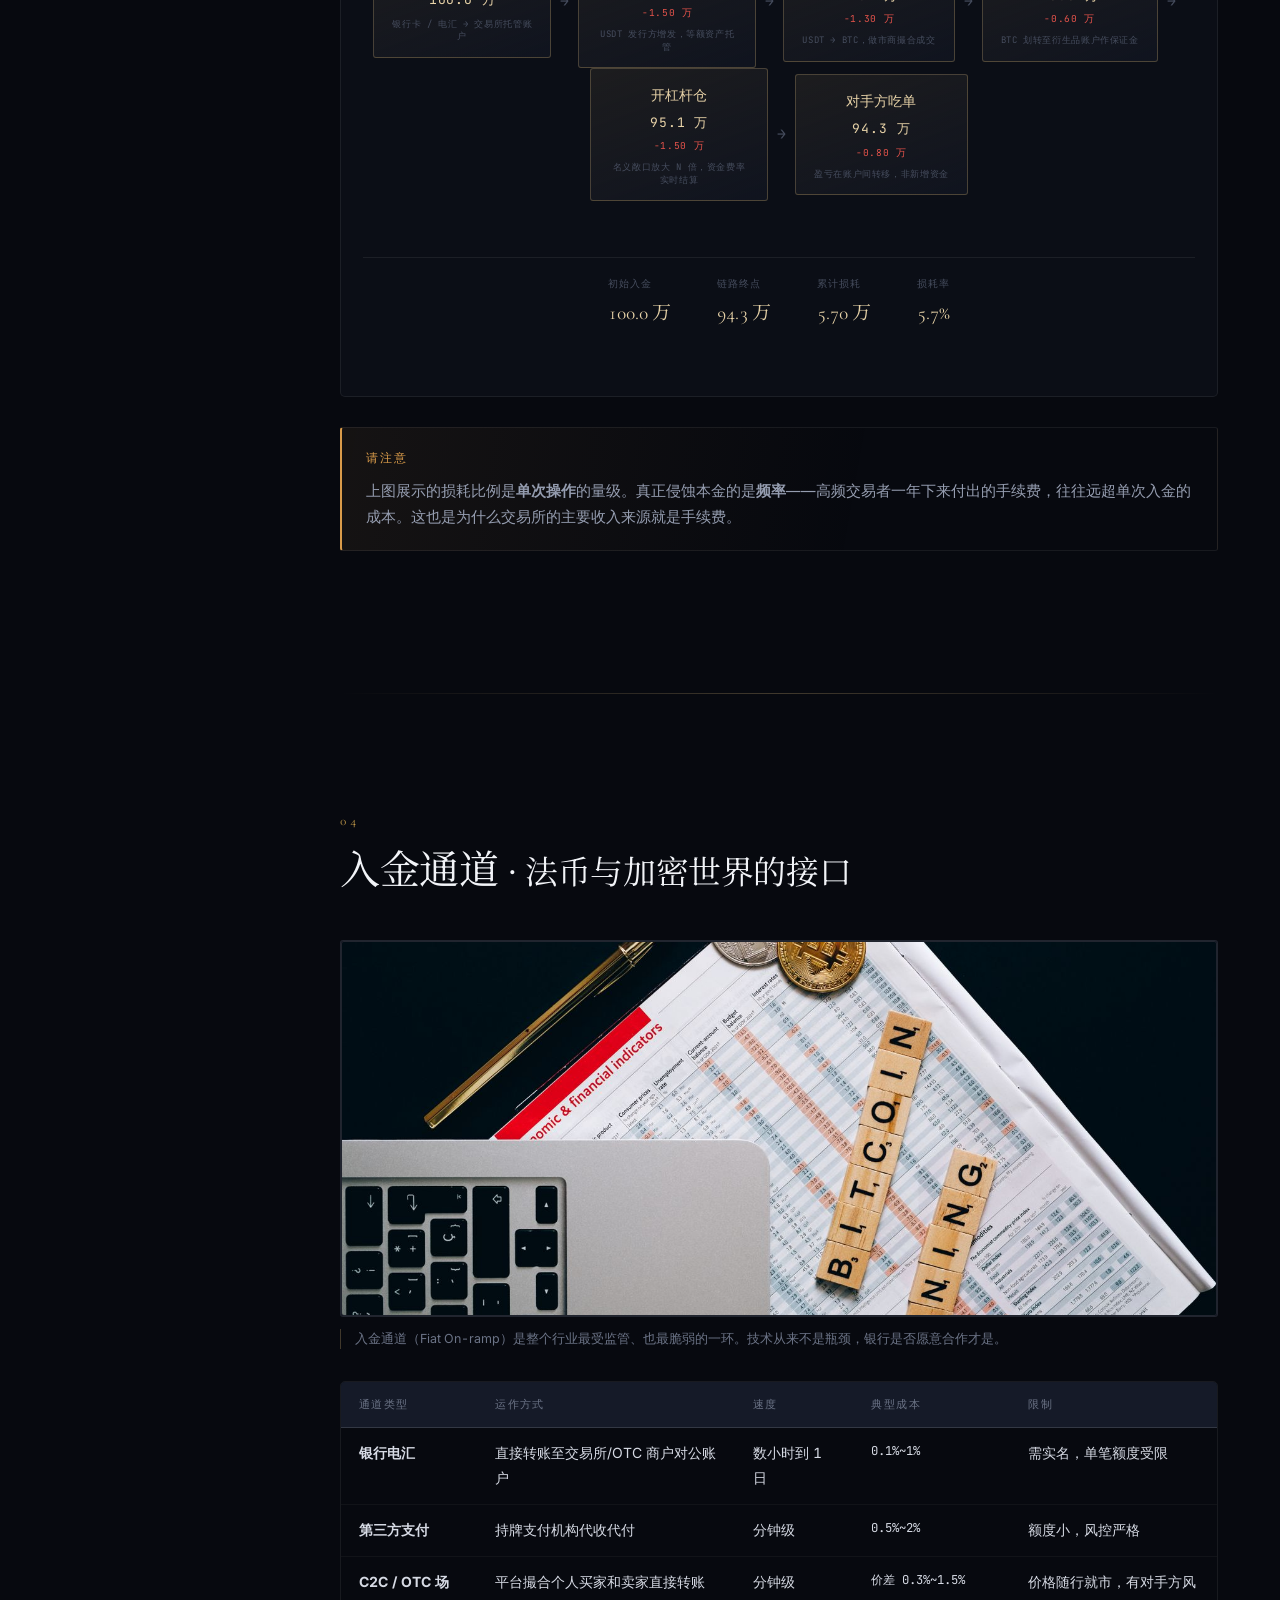
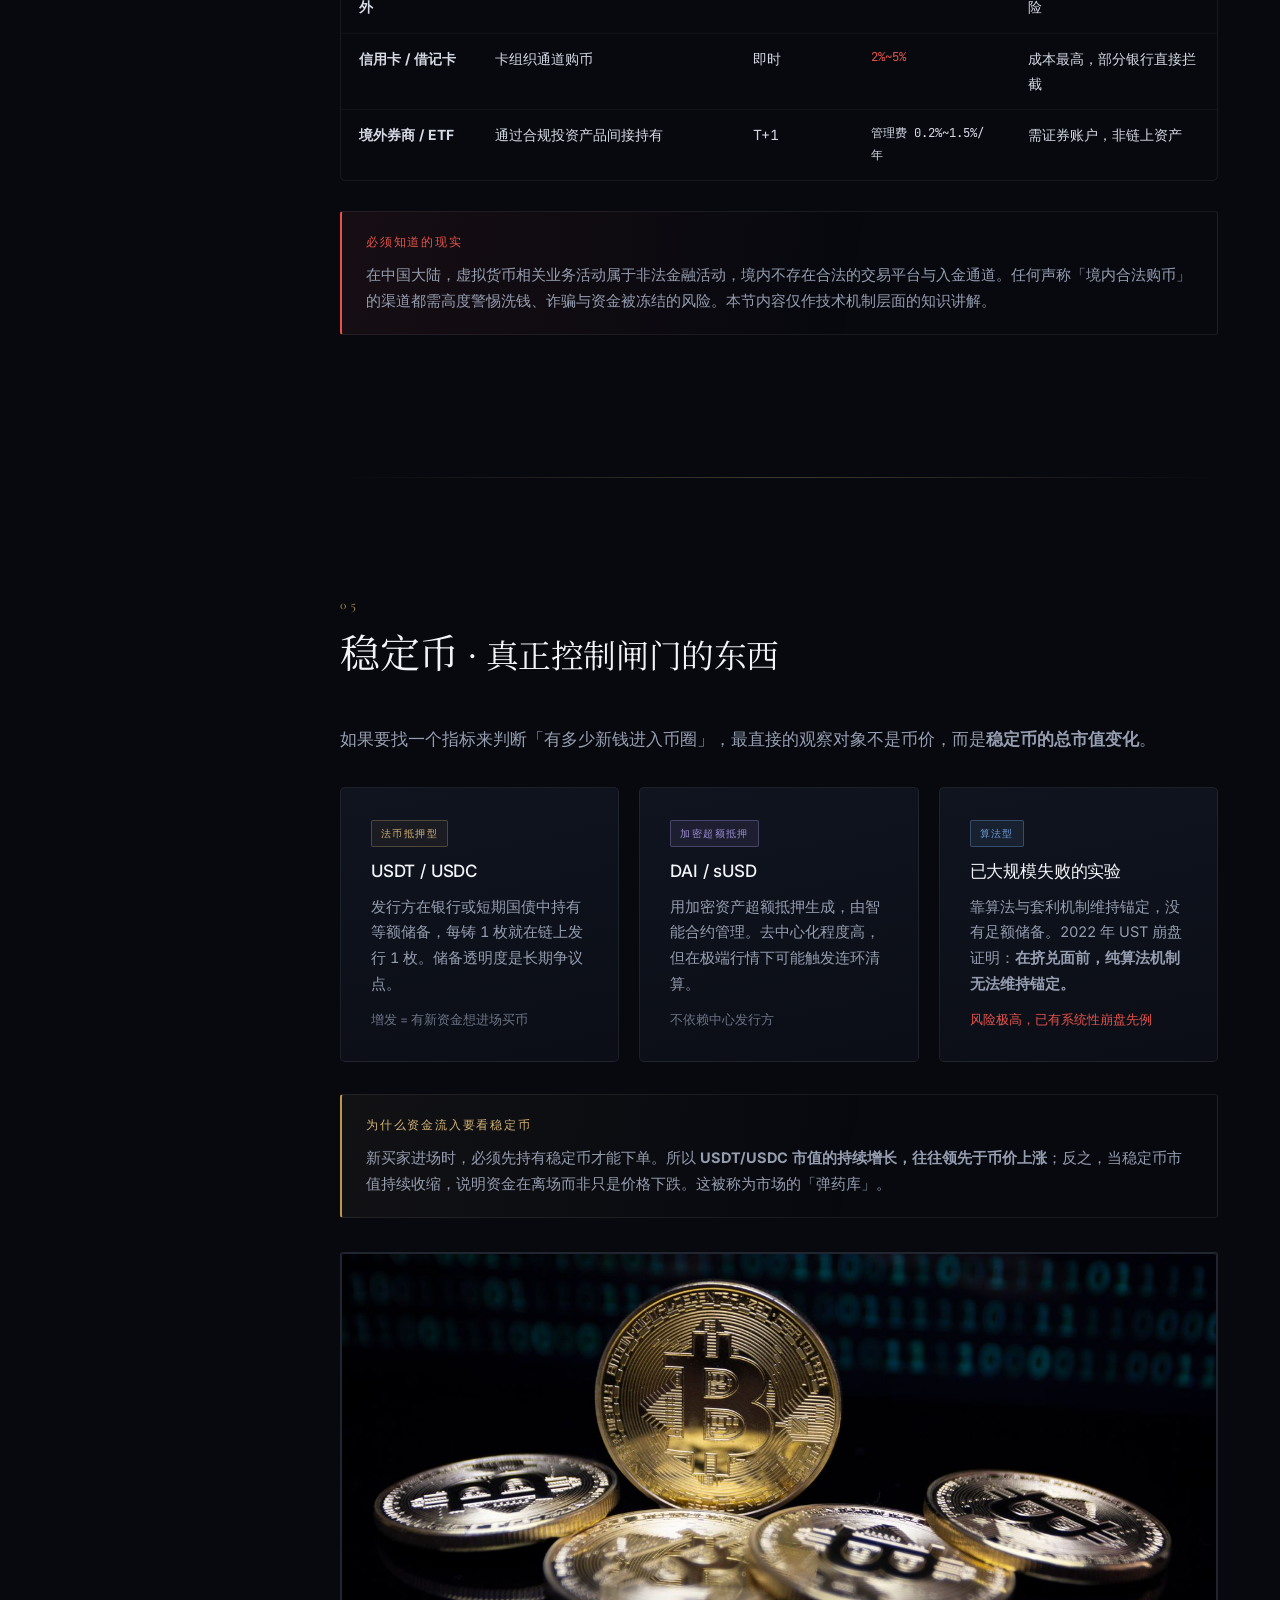
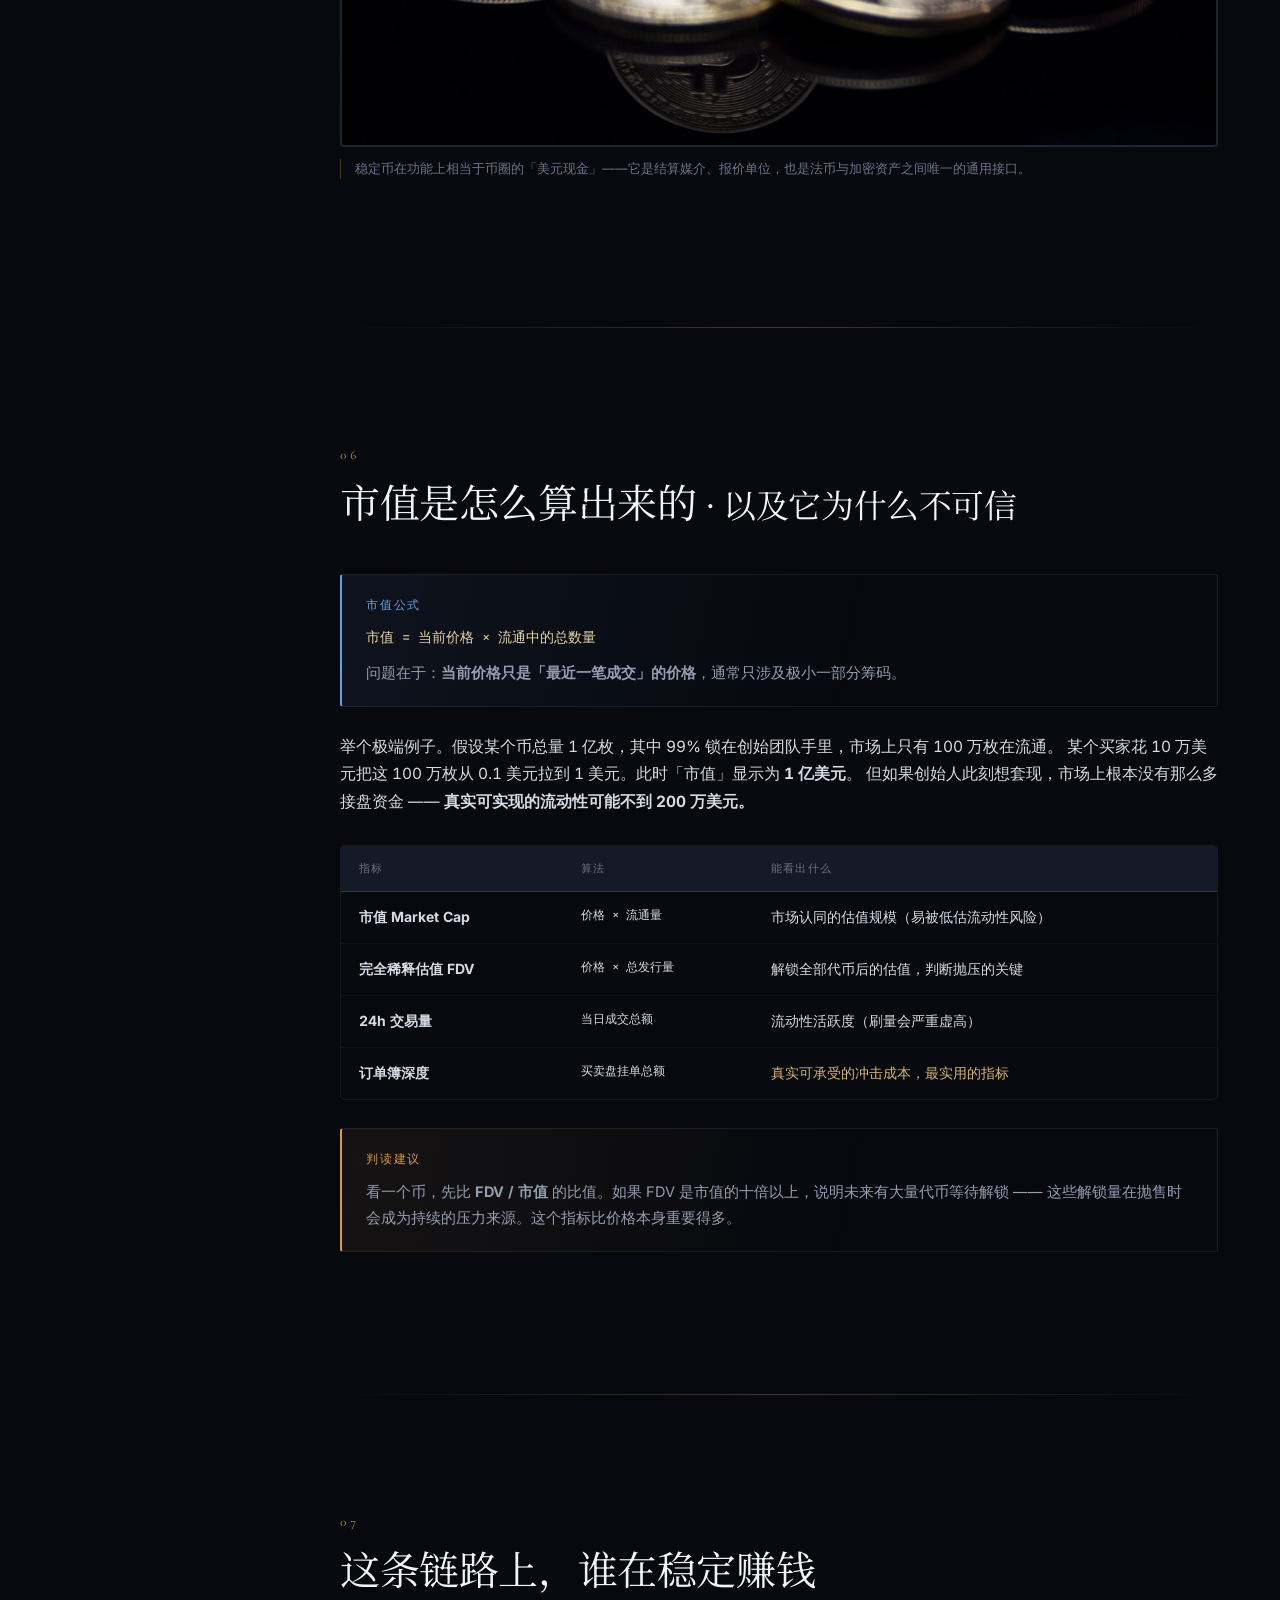
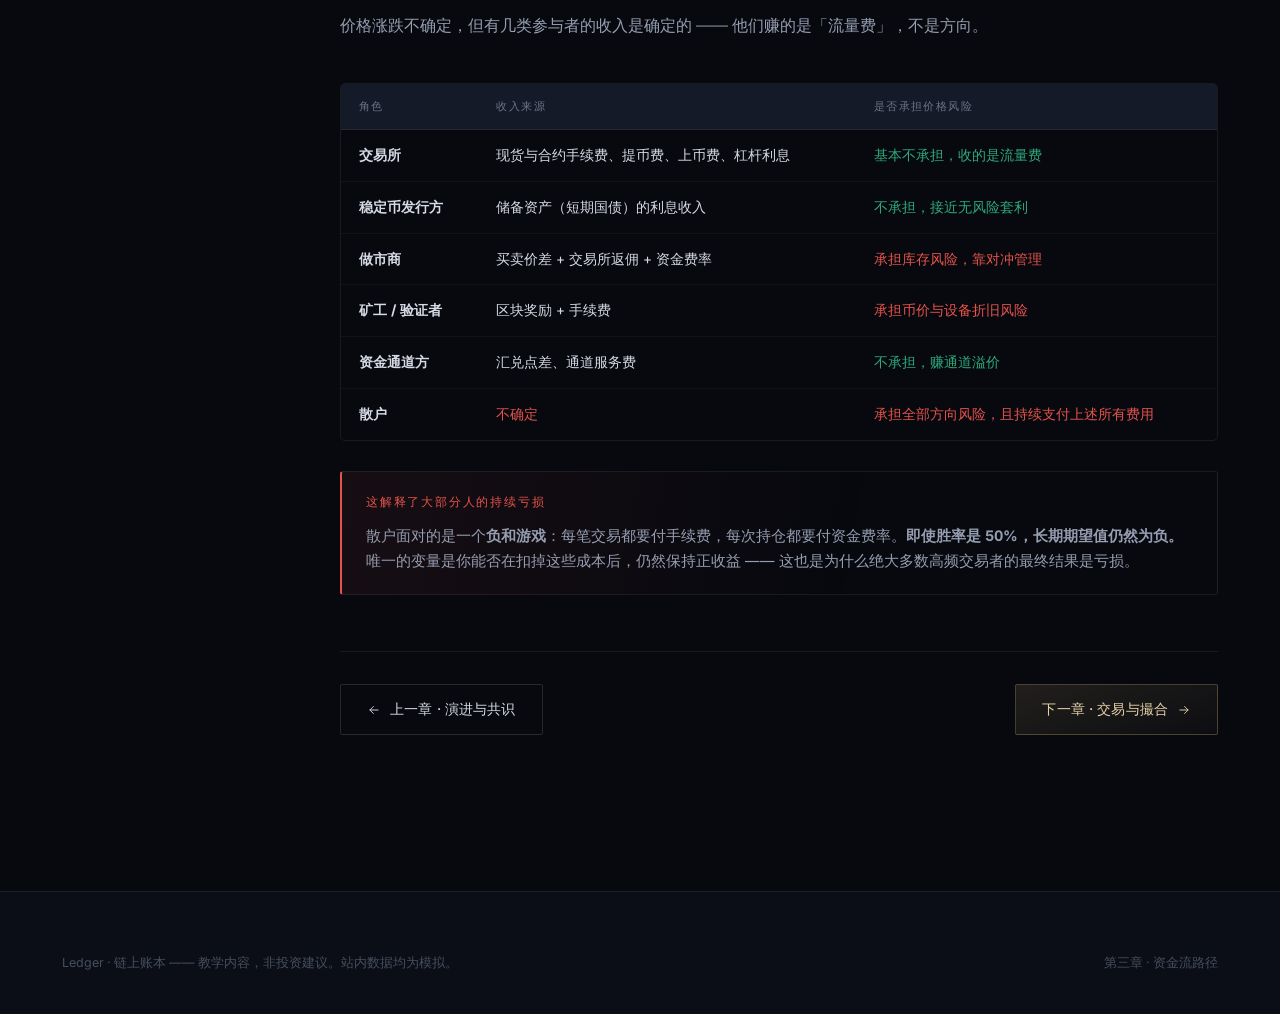
<file: pages/cashflow.html>
<!DOCTYPE html>
<html lang="zh-CN">
<head>
<meta charset="UTF-8">
<meta name="viewport" content="width=device-width, initial-scale=1">
<title>第三章 · 资金流路径 — Ledger</title>
<meta name="description" content="法币如何一步步变成链上资产：入金通道、稳定币铸造、做市报价、现货成交、衍生品保证金。看清每一层谁在收钱。">
<link rel="icon" type="image/svg+xml" href="../favicon.svg">
<link rel="stylesheet" href="../assets/css/base.css">
<link rel="stylesheet" href="../assets/css/components.css">
</head>
<body>

<div class="progress"></div>

<nav class="nav">
  <div class="nav-in">
    <a href="../index.html" class="brand">
      <span class="brand-mark">
        <svg viewBox="0 0 24 24" fill="none" stroke="#d4b478" stroke-width="1.4">
          <rect x="3" y="7" width="7" height="10" rx="1"/><rect x="14" y="7" width="7" height="10" rx="1"/>
          <path d="M10 12h4" stroke-linecap="round"/>
        </svg>
      </span>
      <span class="brand-txt"><span class="brand-en">Ledger</span><span class="brand-cn">链上账本</span></span>
    </a>
    <div class="nav-links">
      <a href="../index.html">首页</a>
      <a href="foundation.html">区块链原理</a>
      <a href="evolution.html">演进与共识</a>
      <a href="cashflow.html" class="active">资金流路径</a>
      <a href="trading.html">交易与撮合</a>
      <a href="derivatives.html">期权与杠杆</a>
      <a href="build.html">平台开发</a>
      <a href="glossary.html" class="nav-cta">术语表</a>
    </div>
    <button class="nav-burger" aria-label="菜单"><span></span><span></span><span></span></button>
  </div>
</nav>

<header class="page-head">
  <div class="wrap">
    <div class="crumb"><a href="../index.html">首页</a><span>/</span>第三章</div>
    <span class="sec-num">CHAPTER III</span>
    <h1 class="display">Cash Flow</h1>
    <p style="font-family:var(--serif-cn);font-size:clamp(24px,3.4vw,34px);color:var(--fg);margin-top:2px;font-weight:300">资金流路径 —— 真金白银是怎么流入虚拟币的</p>
    <p class="lead">
      这是最实际的一章。链上那些动辄几十亿美元的市值，钱到底从哪来的？
      本章追一条完整链路：从你银行卡里的 10 万元人民币，到交易所账户里的 USDT，再到链上的一笔持仓。
      每一层都追问三个问题：<b>钱从哪来、经过谁手、被抽走多少。</b>
    </p>
  </div>
</header>

<div class="wrap" style="padding-top:52px">
  <div class="doc-layout">

    <aside class="toc">
      <div class="toc-t">本章目录</div>
      <a href="#truth">01 · 先破除一个误解</a>
      <a href="#path">02 · 六层资金链路</a>
      <a href="#flow">03 · 资金流模拟器 · 交互</a>
      <a href="#ramp">04 · 入金通道</a>
      <a href="#stable">05 · 稳定币：真正的闸门</a>
      <a href="#value">06 · 市值是怎么算出来的</a>
      <a href="#who">07 · 谁在赚这个钱</a>
    </aside>

    <main>

      <!-- 01 -->
      <section id="truth" style="padding-top:0">
        <div class="sec-head">
          <span class="sec-num">01</span>
          <h2>先破除一个误解</h2>
        </div>
        <p class="lead">
          很多人的困惑是：「币圈的钱从哪来？是不是凭空变出来的？」
        </p>
        <p style="margin-top:20px">
          答案分两层，必须分开说清楚：
        </p>

        <div class="grid g2" style="margin-top:30px">
          <div class="card gold-top">
            <span class="tag gold">第一层 · 增量资金</span>
            <h3 style="margin-top:14px;font-size:18px">真正从外部进来的钱</h3>
            <p>法币通过银行、支付通道换成稳定币或直接买入币。这部分是<b>净流入</b>，会真实推高整个市场的总市值。规模受制于监管通道、银行合作意愿和资本管制。</p>
            <p style="margin-top:14px;font-size:13.5px;color:var(--gold-300)">关键词：入金、电汇、稳定币增发、ETF 申购</p>
          </div>
          <div class="card gold-top">
            <span class="tag gold">第二层 · 存量博弈</span>
            <h3 style="margin-top:14px;font-size:18px">市场内部的钱在互相转移</h3>
            <p>绝大多数「赚到的钱」，其实来自另一个参与者的亏损。杠杆交易尤其如此 —— 你的盈利是某个对手方的保证金。<b>这部分不增加市场总量，只在账户间流转。</b></p>
            <p style="margin-top:14px;font-size:13.5px;color:var(--gold-300)">关键词：撮合成交、盈亏转移、资金费率、强平清算</p>
          </div>
        </div>

        <div class="callout info" style="margin-top:30px">
          <div class="callout-t">关键区别</div>
          <p>「币价涨了」和「有新增资金进场」是两件事。价格上涨可以纯粹由存量资金推动 —— 只要买盘比卖盘更急，很小的成交量就能把价格推高，因为<b>边际定价</b>看的是最后一笔成交，而不是全部持仓的平均成本。</p>
        </div>
      </section>

      <hr class="divider-gold">

      <!-- 02 六层链路 -->
      <section id="path">
        <div class="sec-head">
          <span class="sec-num">02</span>
          <h2>六层资金链路</h2>
          <p>假设你要用 10 万元人民币买入比特币。这笔钱会依次穿过下面六层，每一层都有损耗。</p>
        </div>

        <div class="steps">
          <div class="step">
            <div class="step-n"></div>
            <div>
              <h4>第一层 · 法币入金</h4>
              <p>通过银行转账、第三方支付或境外电汇，把钱打进交易所的托管账户。这一层受监管最严，通常需要 KYC 实名认证、银行预留手机验证，跨境通道还可能受额度限制。</p>
              <p style="margin-top:10px;font-size:13.5px;color:var(--gold-300)">损耗：0% ~ 3%（通道费 + 汇率点差 + 可能的场外报价溢价）</p>
            </div>
          </div>
          <div class="step">
            <div class="step-n"></div>
            <div>
              <h4>第二层 · 换成稳定币</h4>
              <p>人民币不能直接买大多数币。先换成 USDT 或 USDC 这类锚定美元的稳定币。稳定币由发行方（如 Tether）在链上铸造，理论上每发 1 枚背后有 1 美元资产。</p>
              <p style="margin-top:10px;font-size:13.5px;color:var(--gold-300)">损耗：约 0.1% ~ 0.5%（OTC 报价价差）</p>
            </div>
          </div>
          <div class="step">
            <div class="step-n"></div>
            <div>
              <h4>第三层 · 现货下单</h4>
              <p>在交易所现货市场用 USDT 买 BTC。订单进入撮合引擎，与做市商或其他用户的卖单成交。这里产生了主要的手续费。</p>
              <p style="margin-top:10px;font-size:13.5px;color:var(--gold-300)">损耗：约 0.1%（吃单费）+ 买卖价差 0.01%~0.05%</p>
            </div>
          </div>
          <div class="step">
            <div class="step-n"></div>
            <div>
              <h4>第四层 · 资产划转</h4>
              <p>成交后你拥有的是交易所账本上的一个数字（是「账户余额」，不是链上私钥）。若要转到自己的钱包，需要提币，支付链上 Gas 费。</p>
              <p style="margin-top:10px;font-size:13.5px;color:var(--gold-300)">损耗：提币费（固定额，跨链桥另有费用 0.05%~0.3%）</p>
            </div>
          </div>
          <div class="step">
            <div class="step-n"></div>
            <div>
              <h4>第五层 · 转入合约账户</h4>
              <p>若要做杠杆交易，把 BTC 或 USDT 从现货账户划转到衍生品账户，成为保证金。这一步不涉及链上转账，只是交易所内部账本的一个会计科目变动。</p>
              <p style="margin-top:10px;font-size:13.5px;color:var(--gold-300)">损耗：0（内部划转免费）</p>
            </div>
          </div>
          <div class="step">
            <div class="step-n"></div>
            <div>
              <h4>第六层 · 开仓与持仓成本</h4>
              <p>用保证金开出数倍名义价值的仓位。持仓期间每 8 小时结算一次资金费率；下单有手续费；被强平有清算罚金。这些持续不断地从你的保证金里扣除。</p>
              <p style="margin-top:10px;font-size:13.5px;color:var(--gold-300)">损耗：资金费率 0.01%/8h · 强平罚金最高可达保证金的 1%~2%</p>
            </div>
          </div>
        </div>
      </section>

      <hr class="divider-gold">

      <!-- 03 交互 -->
      <section id="flow">
        <div class="sec-head">
          <span class="sec-num">03</span>
          <h2>资金流模拟器 <span class="cn">· 拖动看看十万块钱剩多少</span></h2>
          <p>拖动滑块调整入金金额，看这笔钱在六个环节中的留存变化。数值为典型场景下的示意估算。</p>
        </div>

        <div class="hashlab" id="flowLab">
          <div class="hashlab-head">
            <h4>资金链路仿真</h4>
            <div style="display:flex;align-items:center;gap:14px">
              <span class="tiny faint mono">入金金额</span>
              <span class="gold mono" style="font-size:14px" data-flow-tf-label>100 万元</span>
            </div>
          </div>
          <div class="hashlab-body">
            <input type="range" class="calc-range" min="5" max="500" step="5" value="100" data-flow style="margin-bottom:26px">
            <div class="flow-out"></div>
          </div>
        </div>

        <div class="callout warn" style="margin-top:30px">
          <div class="callout-t">请注意</div>
          <p>上图展示的损耗比例是<b>单次操作</b>的量级。真正侵蚀本金的是<b>频率</b>——高频交易者一年下来付出的手续费，往往远超单次入金的成本。这也是为什么交易所的主要收入来源就是手续费。</p>
        </div>
      </section>

      <hr class="divider-gold">

      <!-- 04 入金通道 -->
      <section id="ramp">
        <div class="sec-head">
          <span class="sec-num">04</span>
          <h2>入金通道 <span class="cn">· 法币与加密世界的接口</span></h2>
        </div>

        <figure>
          <div class="ratio r-21-9"><img src="../assets/img/crypto-desk.jpg" alt="数字货币与终端"></div>
          <figcaption>入金通道（Fiat On-ramp）是整个行业最受监管、也最脆弱的一环。技术从来不是瓶颈，银行是否愿意合作才是。</figcaption>
        </figure>

        <div class="tbl-wrap" style="margin-top:30px">
          <table>
            <thead><tr><th>通道类型</th><th>运作方式</th><th>速度</th><th>典型成本</th><th>限制</th></tr></thead>
            <tbody>
              <tr>
                <td><b>银行电汇</b></td>
                <td>直接转账至交易所/OTC 商户对公账户</td>
                <td>数小时到 1 日</td>
                <td class="mono">0.1%~1%</td>
                <td>需实名，单笔额度受限</td>
              </tr>
              <tr>
                <td><b>第三方支付</b></td>
                <td>持牌支付机构代收代付</td>
                <td>分钟级</td>
                <td class="mono">0.5%~2%</td>
                <td>额度小，风控严格</td>
              </tr>
              <tr>
                <td><b>C2C / OTC 场外</b></td>
                <td>平台撮合个人买家和卖家直接转账</td>
                <td>分钟级</td>
                <td class="mono">价差 0.3%~1.5%</td>
                <td>价格随行就市，有对手方风险</td>
              </tr>
              <tr>
                <td><b>信用卡 / 借记卡</b></td>
                <td>卡组织通道购币</td>
                <td>即时</td>
                <td class="mono up">2%~5%</td>
                <td>成本最高，部分银行直接拦截</td>
              </tr>
              <tr>
                <td><b>境外券商 / ETF</b></td>
                <td>通过合规投资产品间接持有</td>
                <td>T+1</td>
                <td class="mono">管理费 0.2%~1.5%/年</td>
                <td>需证券账户，非链上资产</td>
              </tr>
            </tbody>
          </table>
        </div>

        <div class="callout danger" style="margin-top:30px">
          <div class="callout-t">必须知道的现实</div>
          <p>在中国大陆，虚拟货币相关业务活动属于非法金融活动，境内不存在合法的交易平台与入金通道。任何声称「境内合法购币」的渠道都需高度警惕洗钱、诈骗与资金被冻结的风险。本节内容仅作技术机制层面的知识讲解。</p>
        </div>
      </section>

      <hr class="divider-gold">

      <!-- 05 稳定币 -->
      <section id="stable">
        <div class="sec-head">
          <span class="sec-num">05</span>
          <h2>稳定币 <span class="cn">· 真正控制闸门的东西</span></h2>
        </div>
        <p class="lead">
          如果要找一个指标来判断「有多少新钱进入币圈」，最直接的观察对象不是币价，而是<b>稳定币的总市值变化</b>。
        </p>

        <div class="grid g3" style="margin-top:32px">
          <div class="card">
            <span class="tag gold">法币抵押型</span>
            <h3 style="margin-top:14px;font-size:17px">USDT / USDC</h3>
            <p>发行方在银行或短期国债中持有等额储备，每铸 1 枚就在链上发行 1 枚。储备透明度是长期争议点。</p>
            <p style="margin-top:12px;font-size:12.5px;color:var(--fg-faint)">增发 = 有新资金想进场买币</p>
          </div>
          <div class="card">
            <span class="tag violet">加密超额抵押</span>
            <h3 style="margin-top:14px;font-size:17px">DAI / sUSD</h3>
            <p>用加密资产超额抵押生成，由智能合约管理。去中心化程度高，但在极端行情下可能触发连环清算。</p>
            <p style="margin-top:12px;font-size:12.5px;color:var(--fg-faint)">不依赖中心发行方</p>
          </div>
          <div class="card">
            <span class="tag info">算法型</span>
            <h3 style="margin-top:14px;font-size:17px">已大规模失败的实验</h3>
            <p>靠算法与套利机制维持锚定，没有足额储备。2022 年 UST 崩盘证明：<b>在挤兑面前，纯算法机制无法维持锚定。</b></p>
            <p style="margin-top:12px;font-size:12.5px;color:var(--up)">风险极高，已有系统性崩盘先例</p>
          </div>
        </div>

        <div class="callout" style="margin-top:32px">
          <div class="callout-t">为什么资金流入要看稳定币</div>
          <p>新买家进场时，必须先持有稳定币才能下单。所以 <b>USDT/USDC 市值的持续增长，往往领先于币价上涨</b>；反之，当稳定币市值持续收缩，说明资金在离场而非只是价格下跌。这被称为市场的「弹药库」。</p>
        </div>

        <figure style="margin-top:34px">
          <div class="ratio r-16-9"><img src="../assets/img/gold-coin.jpg" alt="比特币与数字货币"></div>
          <figcaption>稳定币在功能上相当于币圈的「美元现金」——它是结算媒介、报价单位，也是法币与加密资产之间唯一的通用接口。</figcaption>
        </figure>
      </section>

      <hr class="divider-gold">

      <!-- 06 市值 -->
      <section id="value">
        <div class="sec-head">
          <span class="sec-num">06</span>
          <h2>市值是怎么算出来的 <span class="cn">· 以及它为什么不可信</span></h2>
        </div>

        <div class="callout info" style="margin-top:8px">
          <div class="callout-t">市值公式</div>
          <p style="font-family:var(--mono);font-size:14px;color:var(--gold-200)">市值 = 当前价格 × 流通中的总数量</p>
          <p>问题在于：<b>当前价格只是「最近一笔成交」的价格</b>，通常只涉及极小一部分筹码。</p>
        </div>

        <p style="margin-top:26px">
          举个极端例子。假设某个币总量 1 亿枚，其中 99% 锁在创始团队手里，市场上只有 100 万枚在流通。
          某个买家花 10 万美元把这 100 万枚从 0.1 美元拉到 1 美元。此时「市值」显示为 <b>1 亿美元</b>。
          但如果创始人此刻想套现，市场上根本没有那么多接盘资金 —— <b>真实可实现的流动性可能不到 200 万美元。</b>
        </p>

        <div class="tbl-wrap" style="margin-top:30px">
          <table>
            <thead><tr><th>指标</th><th>算法</th><th>能看出什么</th></tr></thead>
            <tbody>
              <tr><td><b>市值 Market Cap</b></td><td class="mono">价格 × 流通量</td><td>市场认同的估值规模（易被低估流动性风险）</td></tr>
              <tr><td><b>完全稀释估值 FDV</b></td><td class="mono">价格 × 总发行量</td><td>解锁全部代币后的估值，判断抛压的关键</td></tr>
              <tr><td><b>24h 交易量</b></td><td class="mono">当日成交总额</td><td>流动性活跃度（刷量会严重虚高）</td></tr>
              <tr><td><b>订单簿深度</b></td><td class="mono">买卖盘挂单总额</td><td class="gold">真实可承受的冲击成本，最实用的指标</td></tr>
            </tbody>
          </table>
        </div>

        <div class="callout warn" style="margin-top:28px">
          <div class="callout-t">判读建议</div>
          <p>看一个币，先比 <b>FDV / 市值</b> 的比值。如果 FDV 是市值的十倍以上，说明未来有大量代币等待解锁 —— 这些解锁量在抛售时会成为持续的压力来源。这个指标比价格本身重要得多。</p>
        </div>
      </section>

      <hr class="divider-gold">

      <!-- 07 谁在赚钱 -->
      <section id="who">
        <div class="sec-head">
          <span class="sec-num">07</span>
          <h2>这条链路上，谁在稳定赚钱</h2>
          <p>价格涨跌不确定，但有几类参与者的收入是确定的 —— 他们赚的是「流量费」，不是方向。</p>
        </div>

        <div class="tbl-wrap">
          <table>
            <thead><tr><th>角色</th><th>收入来源</th><th>是否承担价格风险</th></tr></thead>
            <tbody>
              <tr>
                <td><b>交易所</b></td>
                <td>现货与合约手续费、提币费、上币费、杠杆利息</td>
                <td class="down">基本不承担，收的是流量费</td>
              </tr>
              <tr>
                <td><b>稳定币发行方</b></td>
                <td>储备资产（短期国债）的利息收入</td>
                <td class="down">不承担，接近无风险套利</td>
              </tr>
              <tr>
                <td><b>做市商</b></td>
                <td>买卖价差 + 交易所返佣 + 资金费率</td>
                <td class="up">承担库存风险，靠对冲管理</td>
              </tr>
              <tr>
                <td><b>矿工 / 验证者</b></td>
                <td>区块奖励 + 手续费</td>
                <td class="up">承担币价与设备折旧风险</td>
              </tr>
              <tr>
                <td><b>资金通道方</b></td>
                <td>汇兑点差、通道服务费</td>
                <td class="down">不承担，赚通道溢价</td>
              </tr>
              <tr>
                <td><b>散户</b></td>
                <td class="up">不确定</td>
                <td class="up">承担全部方向风险，且持续支付上述所有费用</td>
              </tr>
            </tbody>
          </table>
        </div>

        <div class="callout danger" style="margin-top:30px">
          <div class="callout-t">这解释了大部分人的持续亏损</div>
          <p>散户面对的是一个<b>负和游戏</b>：每笔交易都要付手续费，每次持仓都要付资金费率。<b>即使胜率是 50%，长期期望值仍然为负。</b>唯一的变量是你能否在扣掉这些成本后，仍然保持正收益 —— 这也是为什么绝大多数高频交易者的最终结果是亏损。</p>
        </div>

        <div style="margin-top:56px;padding-top:32px;border-top:1px solid var(--line);display:flex;justify-content:space-between;gap:20px;flex-wrap:wrap">
          <a href="evolution.html" class="btn ghost">
            <svg viewBox="0 0 24 24" fill="none" stroke="currentColor" stroke-width="1.6"><path d="M19 12H5M11 18l-6-6 6-6" stroke-linecap="round" stroke-linejoin="round"/></svg>
            上一章 · 演进与共识
          </a>
          <a href="trading.html" class="btn">
            下一章 · 交易与撮合
            <svg viewBox="0 0 24 24" fill="none" stroke="currentColor" stroke-width="1.6"><path d="M5 12h14M13 6l6 6-6 6" stroke-linecap="round" stroke-linejoin="round"/></svg>
          </a>
        </div>
      </section>

    </main>
  </div>
</div>

<footer>
  <div class="wrap">
    <div class="foot-bot" style="border-top:0;padding-top:0">
      <p>Ledger · 链上账本 —— 教学内容，非投资建议。站内数据均为模拟。</p>
      <p>第三章 · 资金流路径</p>
    </div>
  </div>
</footer>

<script src="../assets/js/app.js"></script>
</body>
</html>
</file>
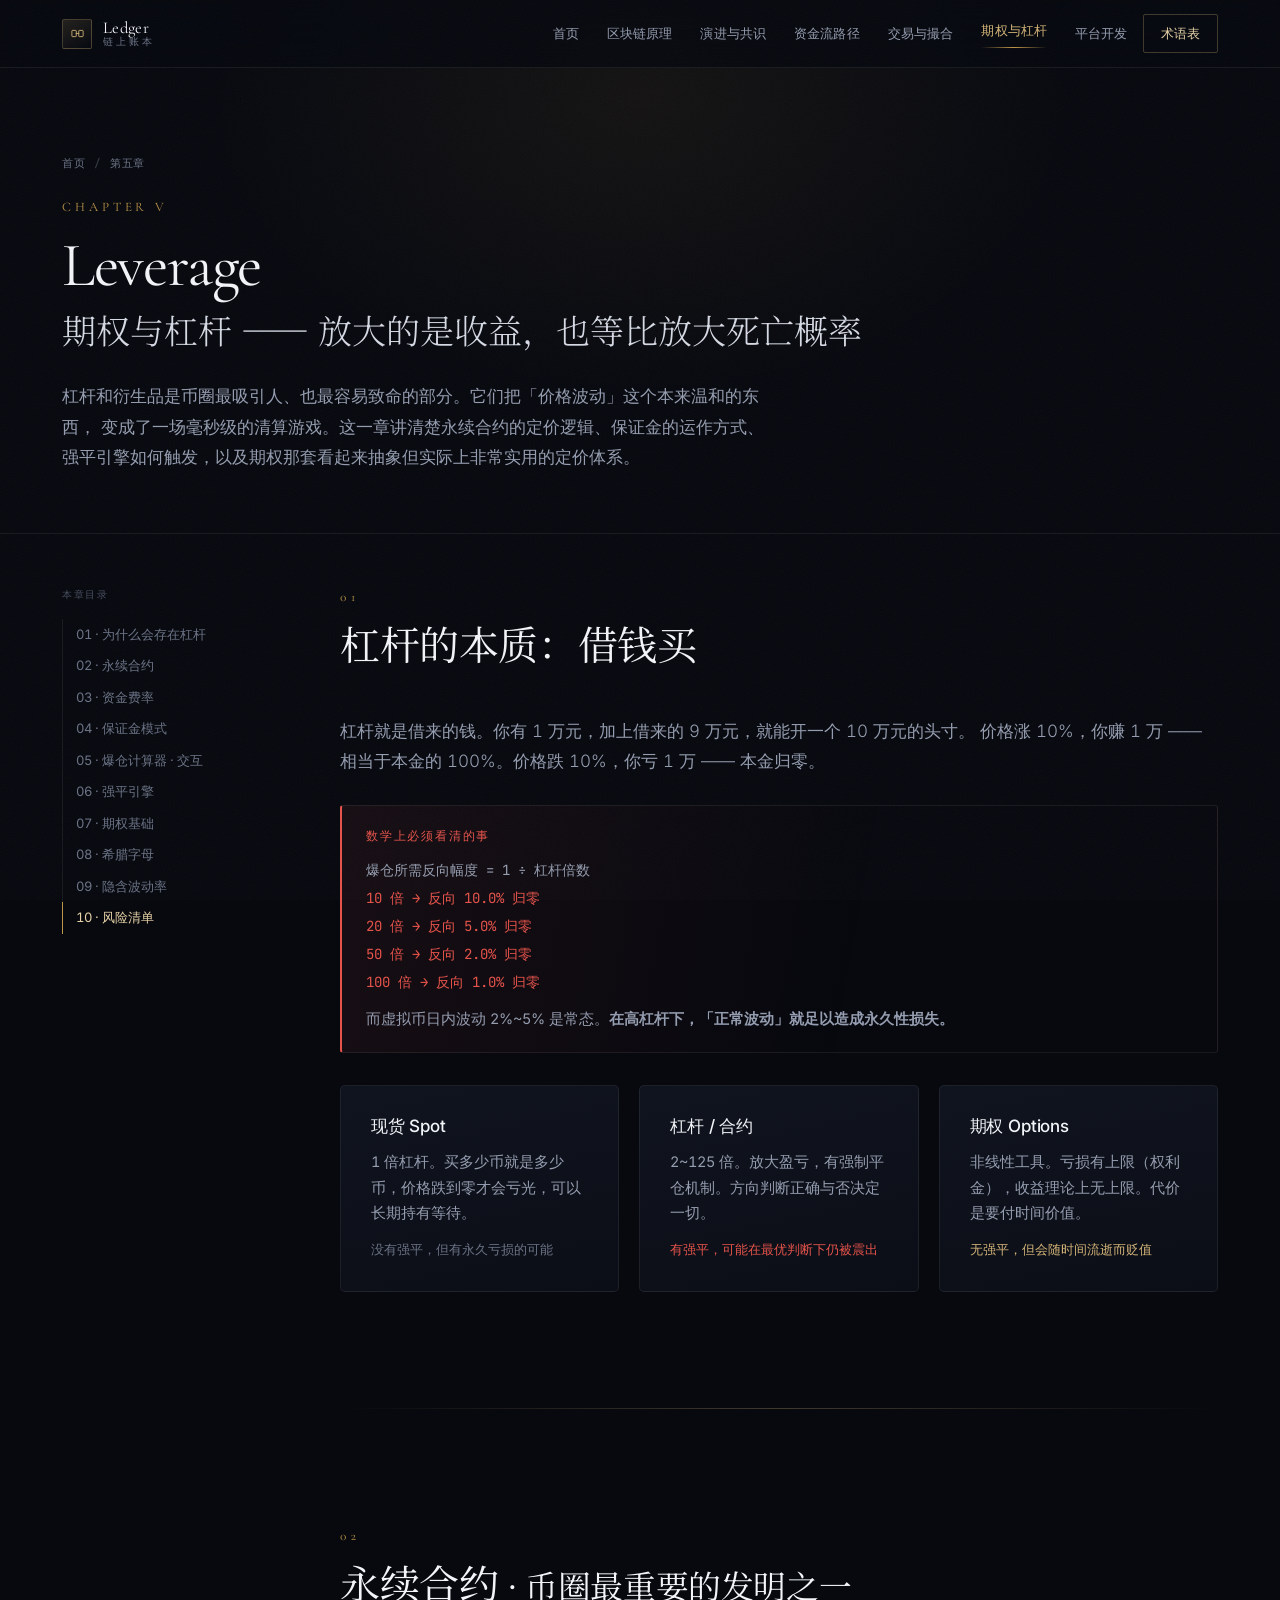
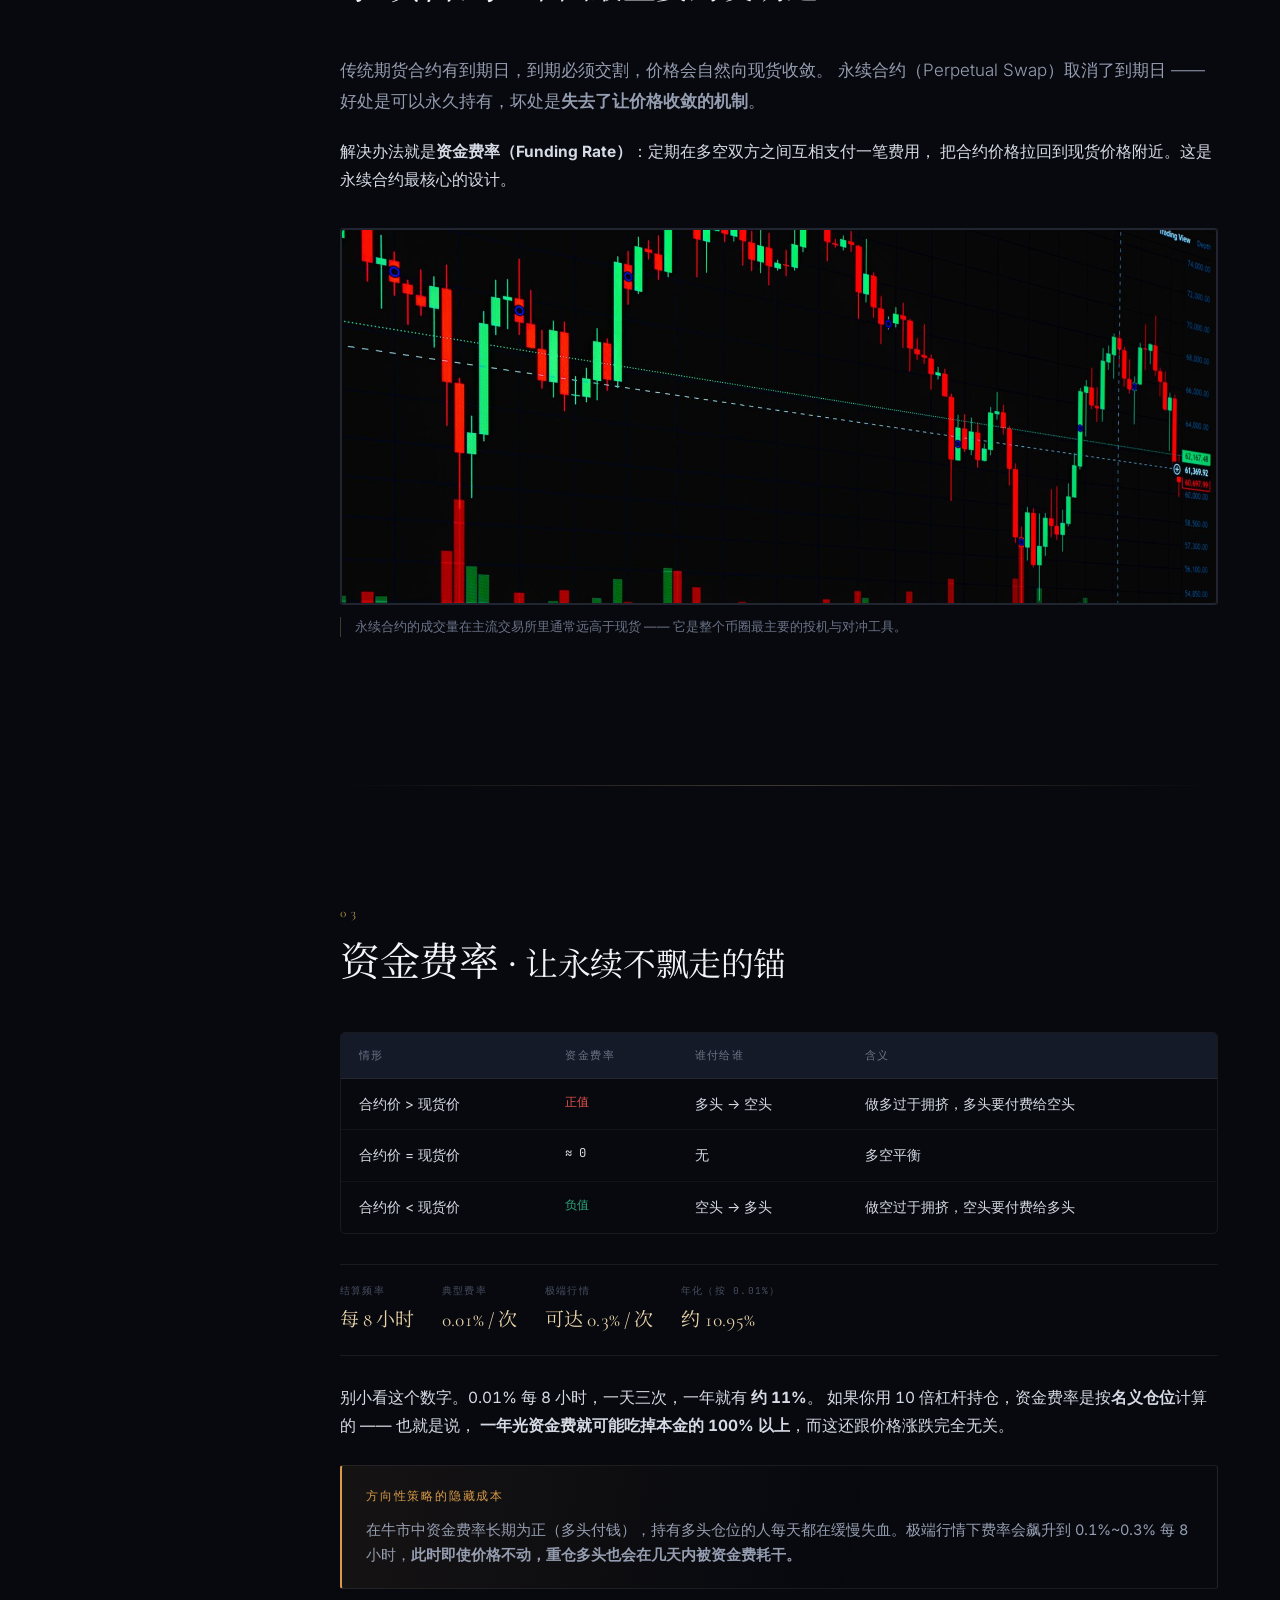
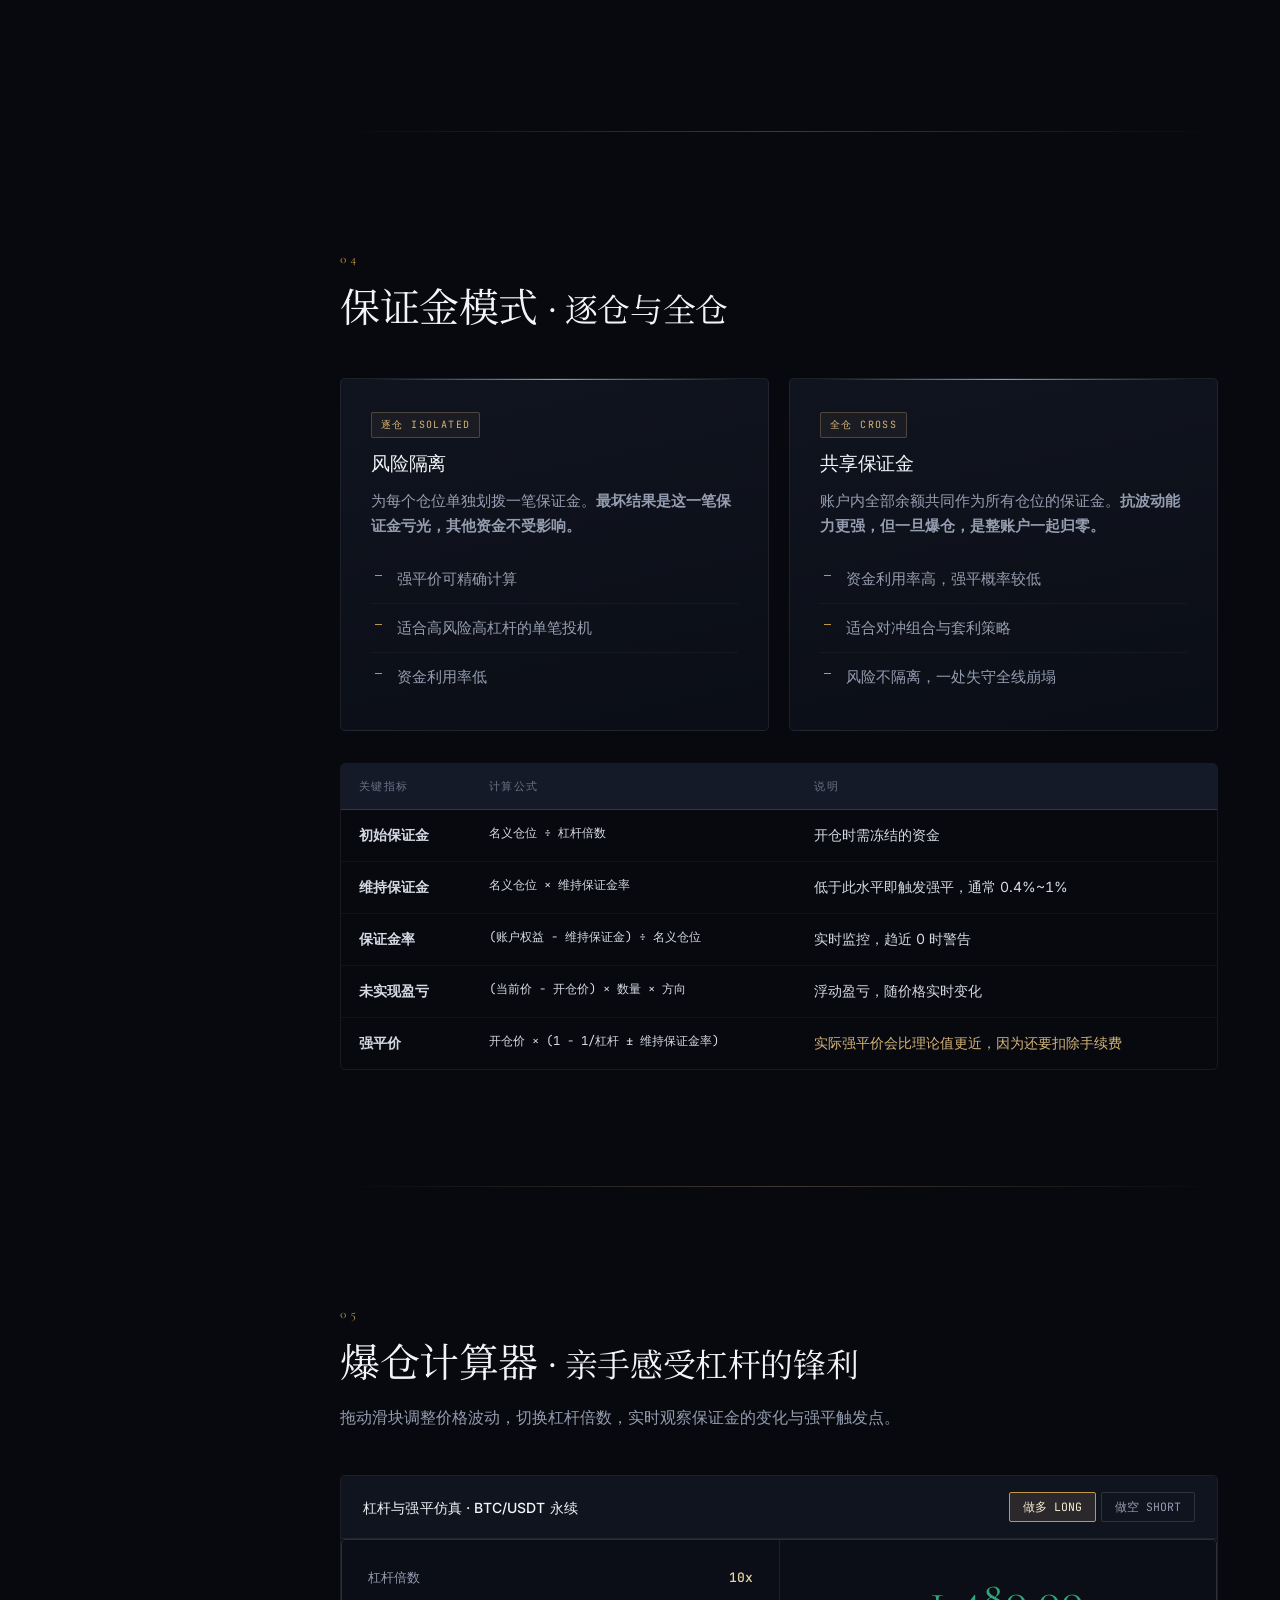
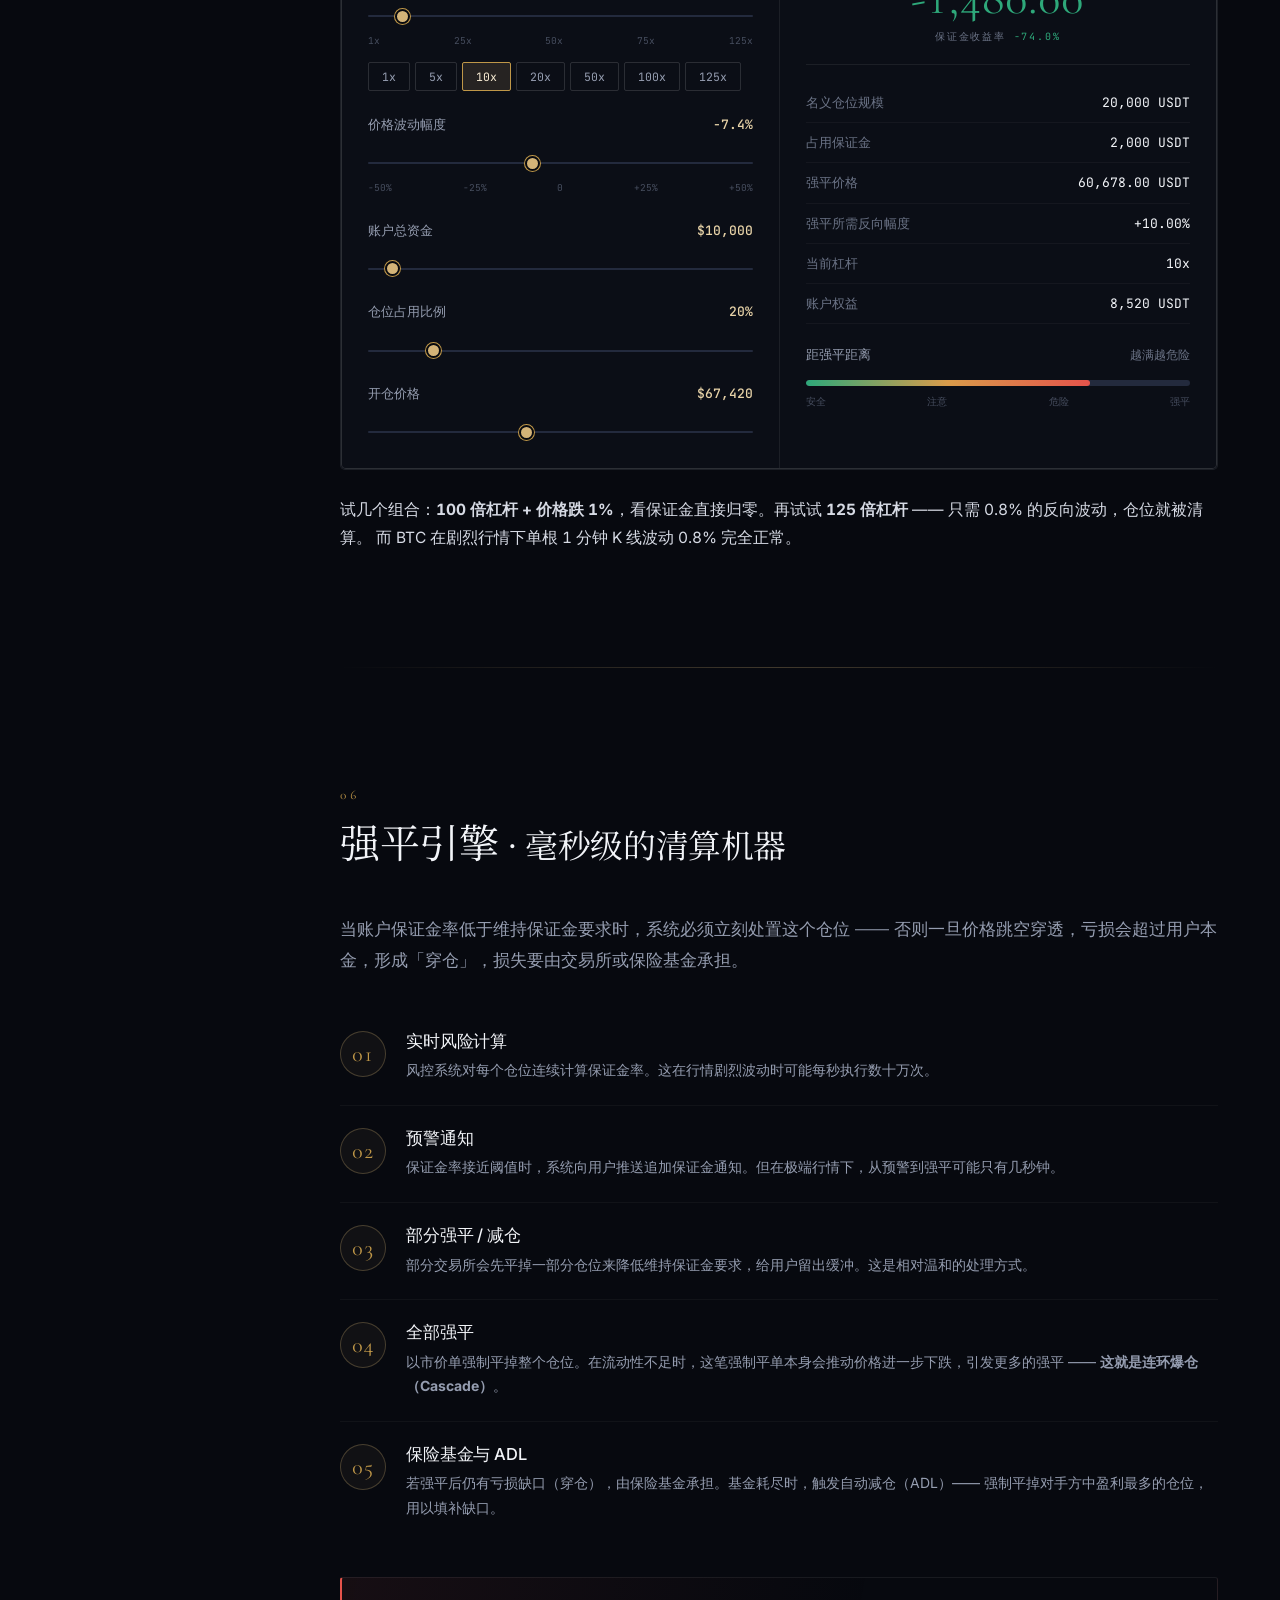
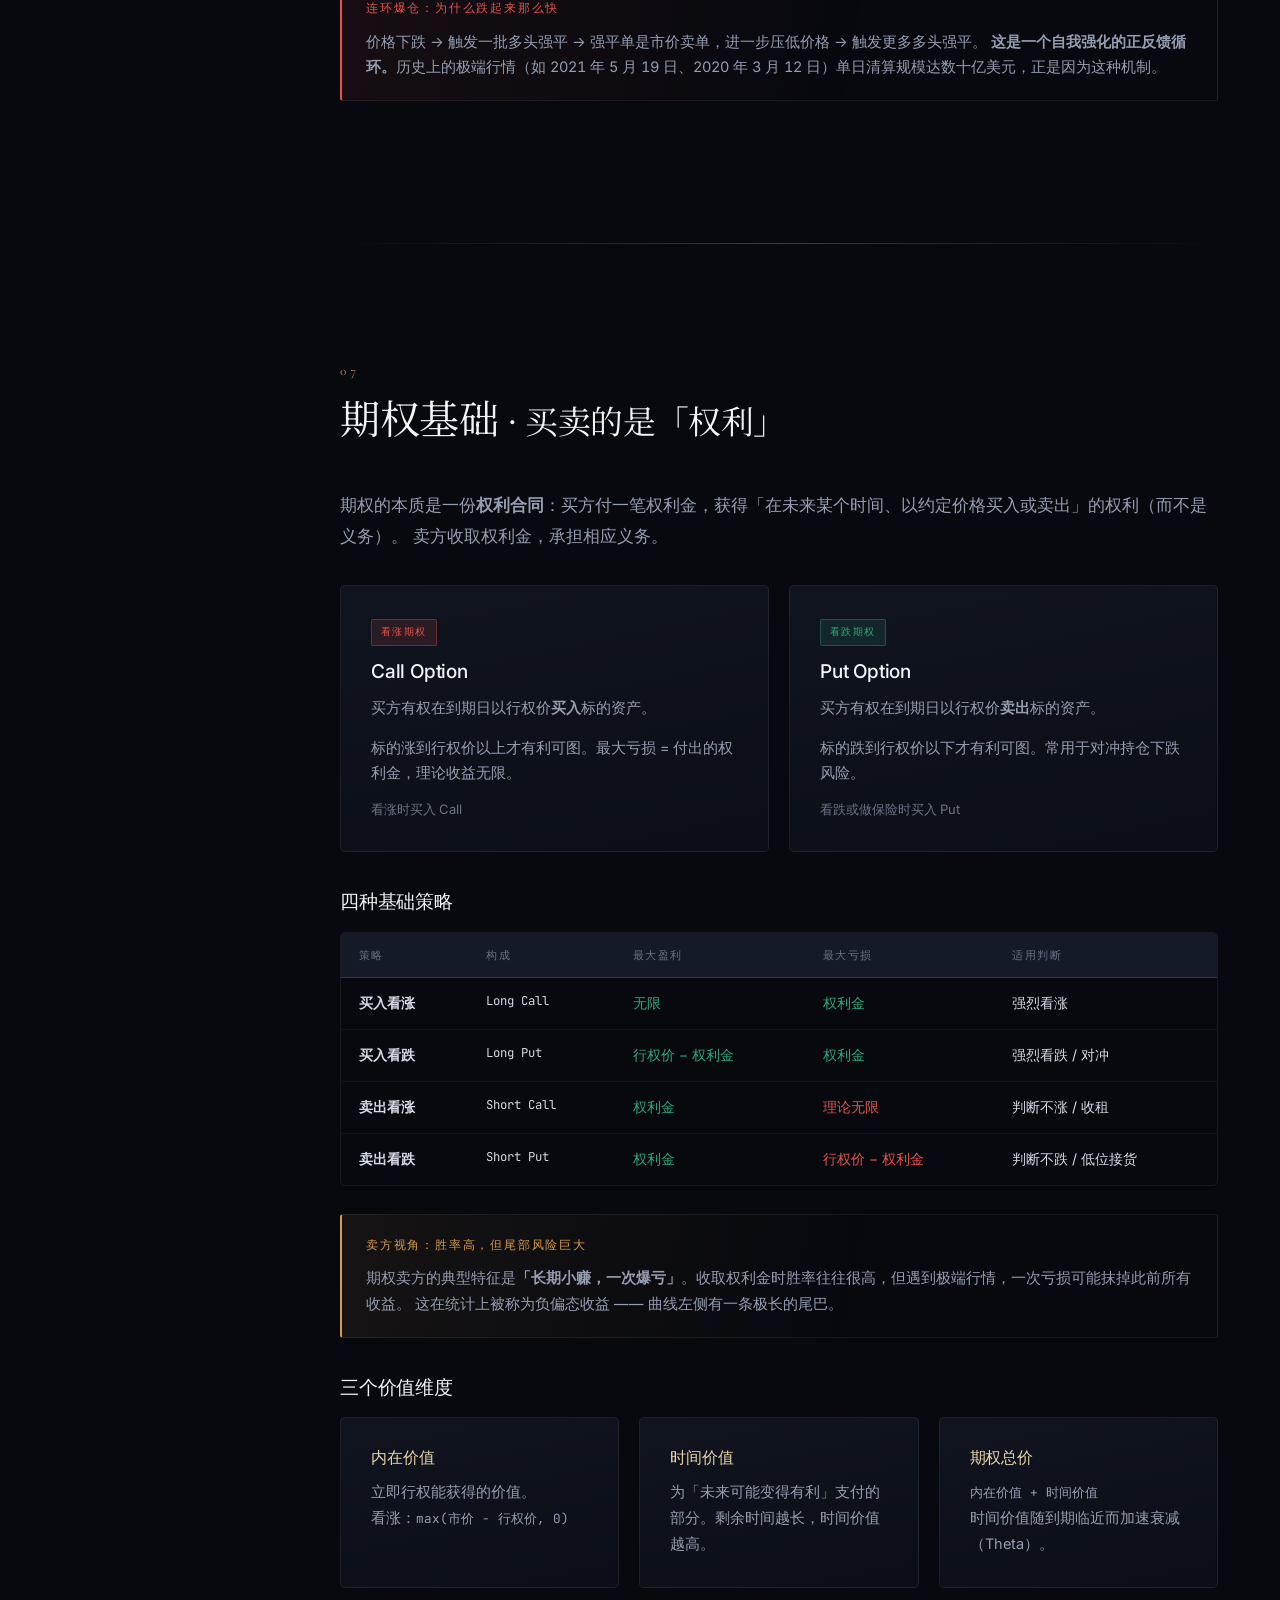
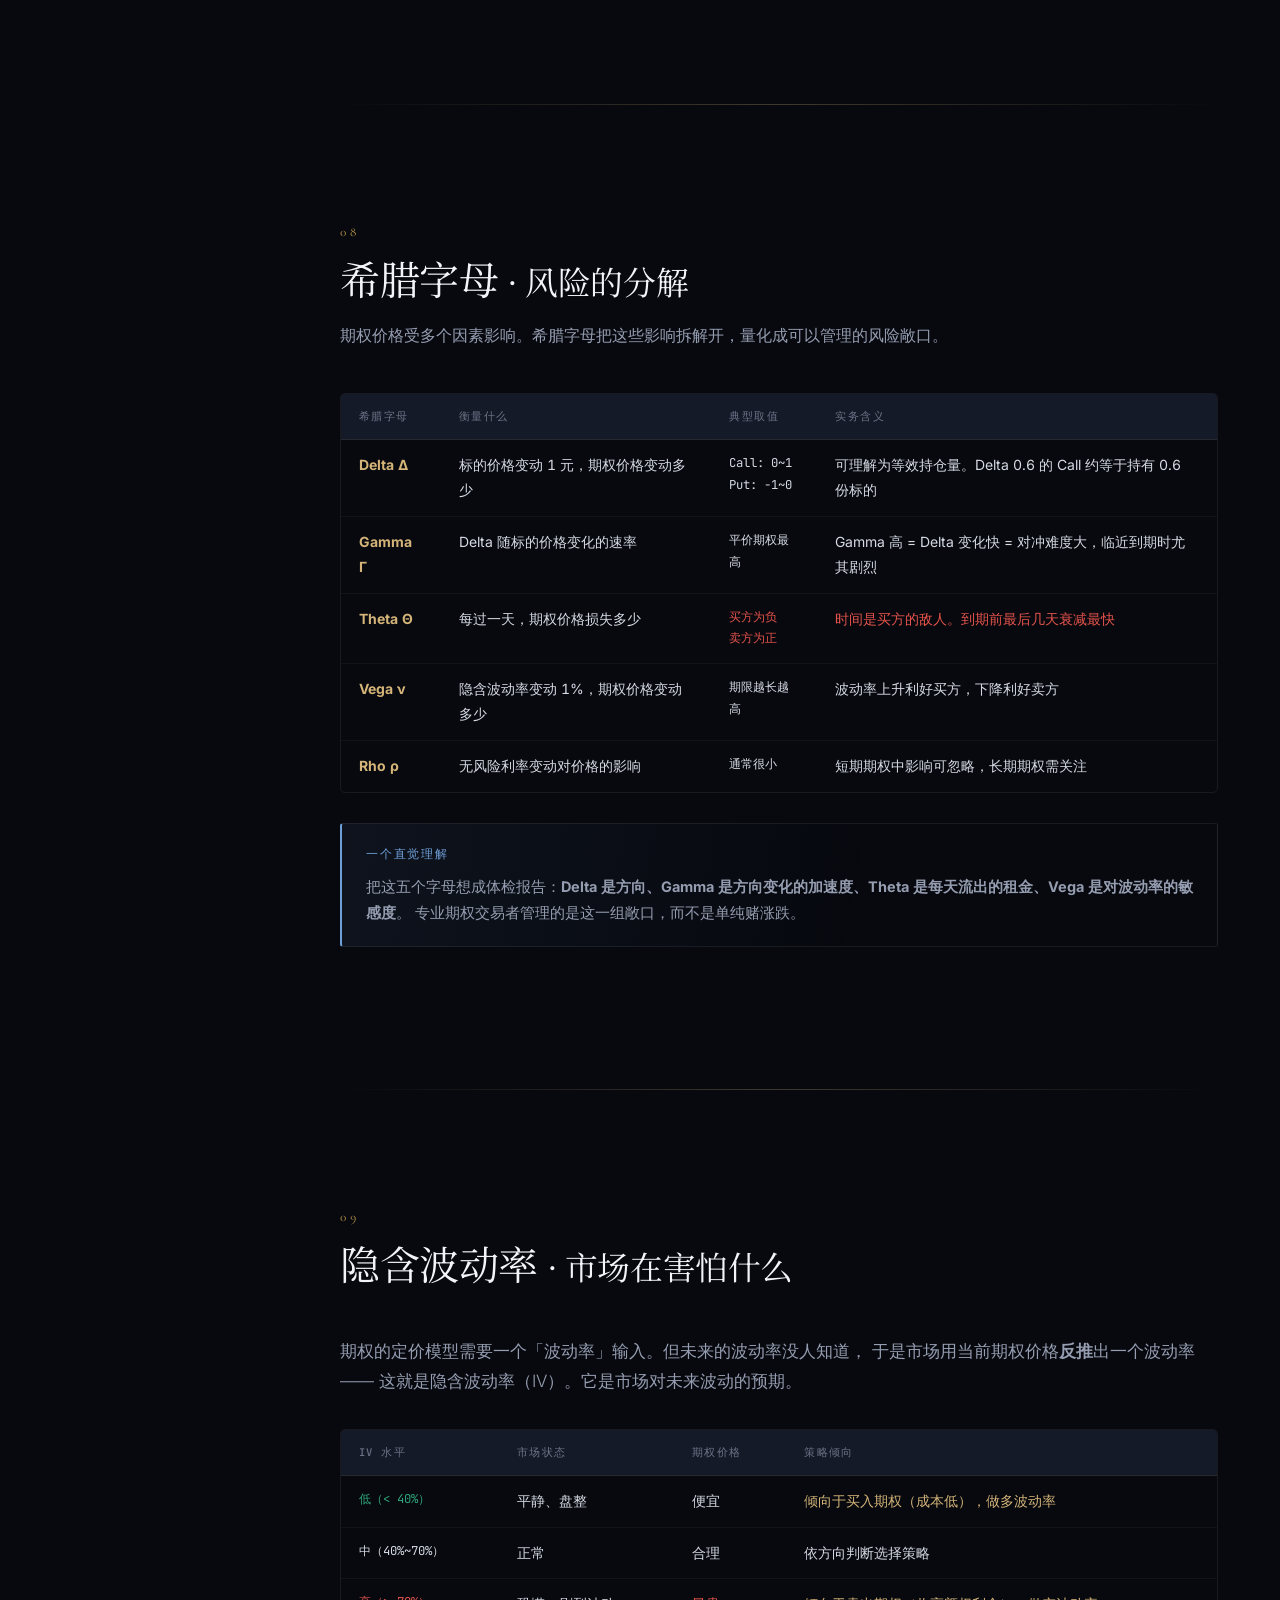
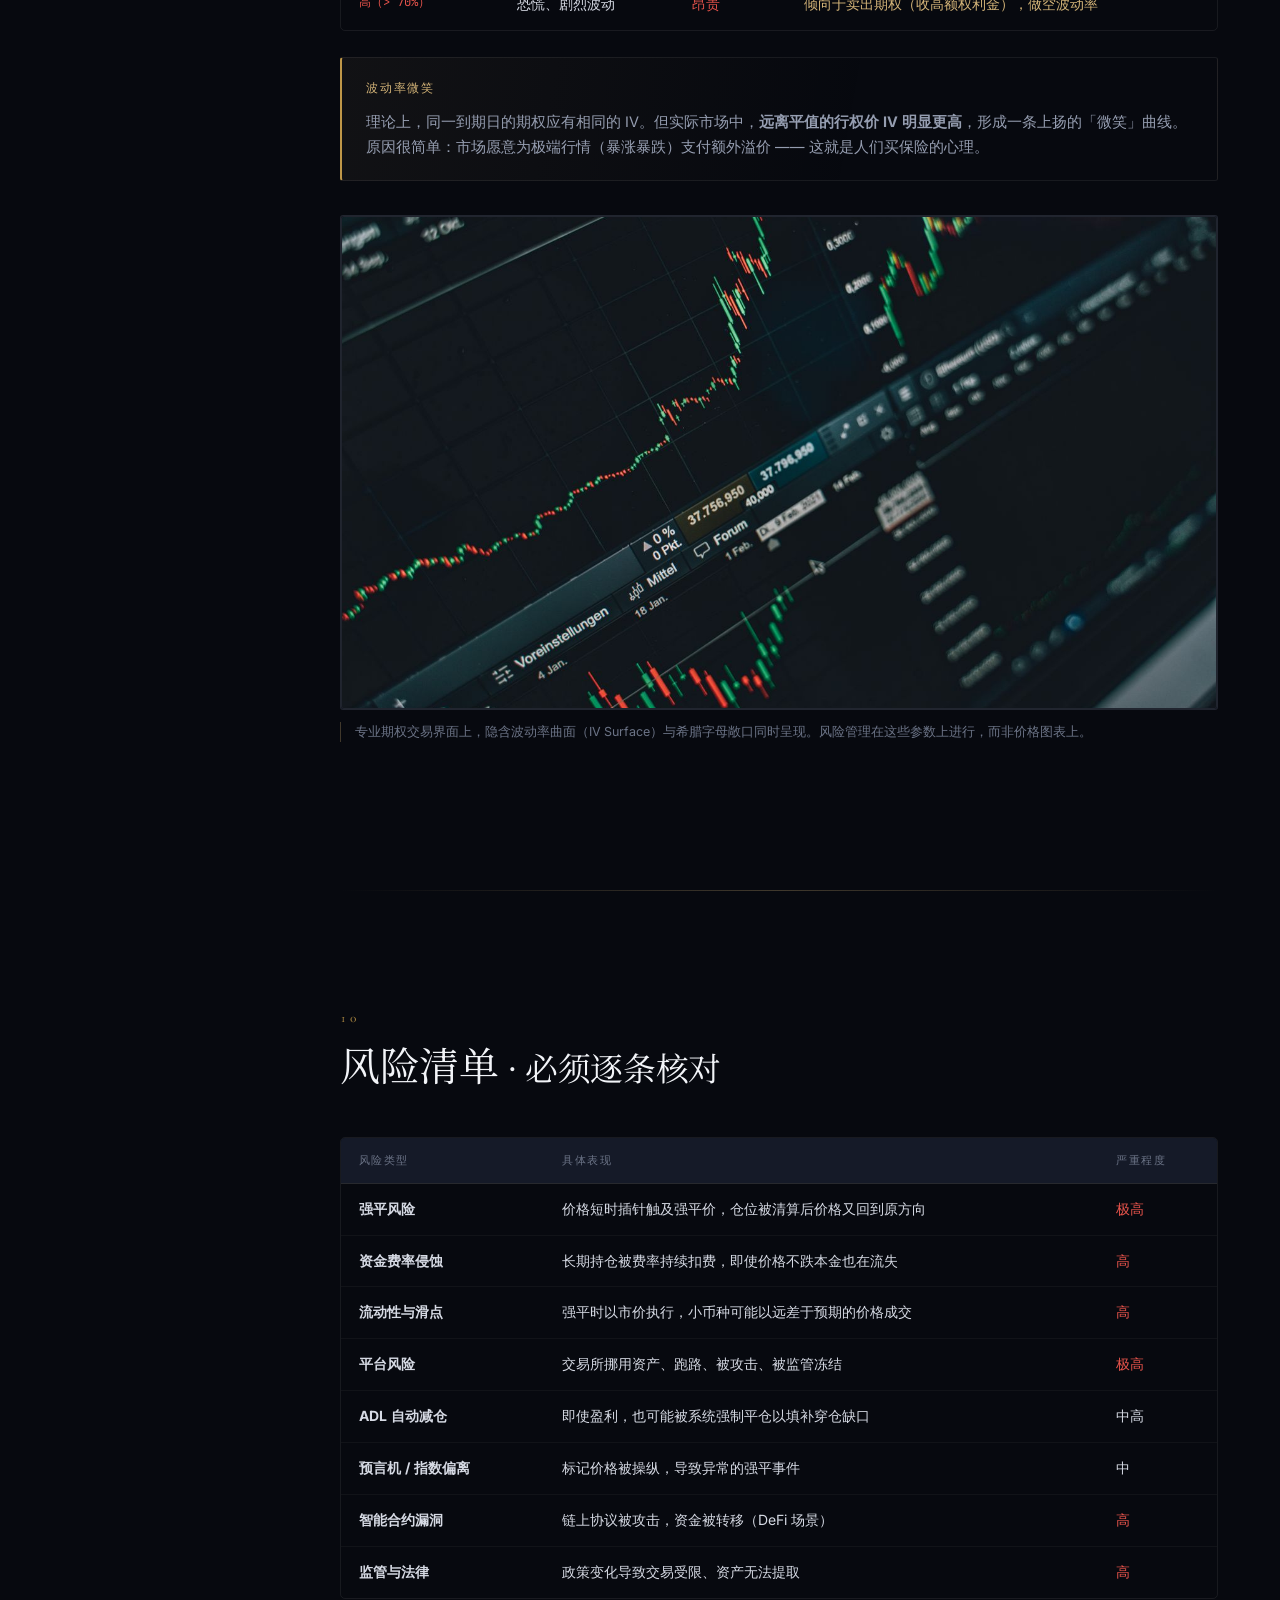
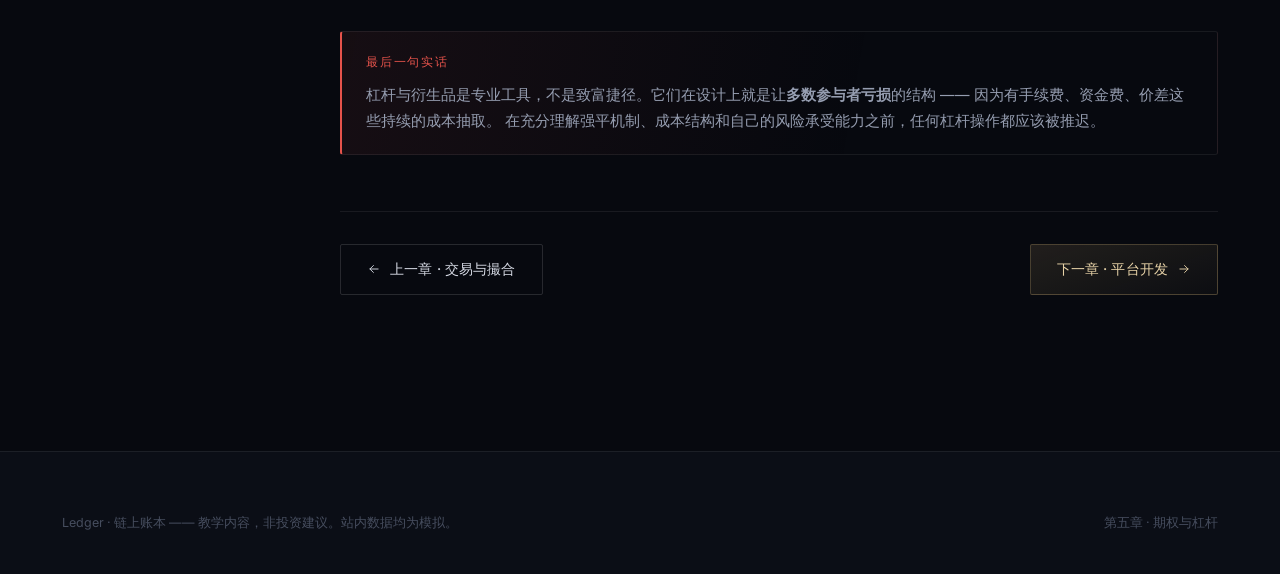
<file: pages/derivatives.html>
<!DOCTYPE html>
<html lang="zh-CN">
<head>
<meta charset="UTF-8">
<meta name="viewport" content="width=device-width, initial-scale=1">
<title>第五章 · 期权与杠杆 — Ledger</title>
<meta name="description" content="永续合约、资金费率、逐仓全仓、强平引擎、期权希腊字母与隐含波动率：杠杆放大收益的同时等比放大爆仓概率。">
<link rel="icon" type="image/svg+xml" href="../favicon.svg">
<link rel="stylesheet" href="../assets/css/base.css">
<link rel="stylesheet" href="../assets/css/components.css">
</head>
<body>

<div class="progress"></div>

<nav class="nav">
  <div class="nav-in">
    <a href="../index.html" class="brand">
      <span class="brand-mark">
        <svg viewBox="0 0 24 24" fill="none" stroke="#d4b478" stroke-width="1.4">
          <rect x="3" y="7" width="7" height="10" rx="1"/><rect x="14" y="7" width="7" height="10" rx="1"/>
          <path d="M10 12h4" stroke-linecap="round"/>
        </svg>
      </span>
      <span class="brand-txt"><span class="brand-en">Ledger</span><span class="brand-cn">链上账本</span></span>
    </a>
    <div class="nav-links">
      <a href="../index.html">首页</a>
      <a href="foundation.html">区块链原理</a>
      <a href="evolution.html">演进与共识</a>
      <a href="cashflow.html">资金流路径</a>
      <a href="trading.html">交易与撮合</a>
      <a href="derivatives.html" class="active">期权与杠杆</a>
      <a href="build.html">平台开发</a>
      <a href="glossary.html" class="nav-cta">术语表</a>
    </div>
    <button class="nav-burger" aria-label="菜单"><span></span><span></span><span></span></button>
  </div>
</nav>

<header class="page-head">
  <div class="wrap">
    <div class="crumb"><a href="../index.html">首页</a><span>/</span>第五章</div>
    <span class="sec-num">CHAPTER V</span>
    <h1 class="display">Leverage</h1>
    <p style="font-family:var(--serif-cn);font-size:clamp(24px,3.4vw,34px);color:var(--fg);margin-top:2px;font-weight:300">期权与杠杆 —— 放大的是收益，也等比放大死亡概率</p>
    <p class="lead">
      杠杆和衍生品是币圈最吸引人、也最容易致命的部分。它们把「价格波动」这个本来温和的东西，
      变成了一场毫秒级的清算游戏。这一章讲清楚永续合约的定价逻辑、保证金的运作方式、
      强平引擎如何触发，以及期权那套看起来抽象但实际上非常实用的定价体系。
    </p>
  </div>
</header>

<div class="wrap" style="padding-top:52px">
  <div class="doc-layout">

    <aside class="toc">
      <div class="toc-t">本章目录</div>
      <a href="#why">01 · 为什么会存在杠杆</a>
      <a href="#perp">02 · 永续合约</a>
      <a href="#funding">03 · 资金费率</a>
      <a href="#margin">04 · 保证金模式</a>
      <a href="#lev">05 · 爆仓计算器 · 交互</a>
      <a href="#liq">06 · 强平引擎</a>
      <a href="#option">07 · 期权基础</a>
      <a href="#greeks">08 · 希腊字母</a>
      <a href="#iv">09 · 隐含波动率</a>
      <a href="#risk">10 · 风险清单</a>
    </aside>

    <main>

      <!-- 01 -->
      <section id="why" style="padding-top:0">
        <div class="sec-head">
          <span class="sec-num">01</span>
          <h2>杠杆的本质：借钱买</h2>
        </div>
        <p class="lead">
          杠杆就是借来的钱。你有 1 万元，加上借来的 9 万元，就能开一个 10 万元的头寸。
          价格涨 10%，你赚 1 万 —— 相当于本金的 100%。价格跌 10%，你亏 1 万 —— 本金归零。
        </p>

        <div class="callout danger" style="margin-top:28px">
          <div class="callout-t">数学上必须看清的事</div>
          <p style="font-family:var(--mono);font-size:14px;line-height:2">
            爆仓所需反向幅度 = 1 ÷ 杠杆倍数<br>
            <span class="up">10 倍 → 反向 10.0% 归零</span><br>
            <span class="up">20 倍 → 反向 5.0% 归零</span><br>
            <span class="up">50 倍 → 反向 2.0% 归零</span><br>
            <span class="up">100 倍 → 反向 1.0% 归零</span>
          </p>
          <p>而虚拟币日内波动 2%~5% 是常态。<b>在高杠杆下，「正常波动」就足以造成永久性损失。</b></p>
        </div>

        <div class="grid g3" style="margin-top:32px">
          <div class="card">
            <h3 style="font-size:17px">现货 Spot</h3>
            <p>1 倍杠杆。买多少币就是多少币，价格跌到零才会亏光，可以长期持有等待。</p>
            <p style="margin-top:12px;font-size:13px;color:var(--fg-faint)">没有强平，但有永久亏损的可能</p>
          </div>
          <div class="card">
            <h3 style="font-size:17px">杠杆 / 合约</h3>
            <p>2~125 倍。放大盈亏，有强制平仓机制。方向判断正确与否决定一切。</p>
            <p style="margin-top:12px;font-size:13px;color:var(--up)">有强平，可能在最优判断下仍被震出</p>
          </div>
          <div class="card">
            <h3 style="font-size:17px">期权 Options</h3>
            <p>非线性工具。亏损有上限（权利金），收益理论上无上限。代价是要付时间价值。</p>
            <p style="margin-top:12px;font-size:13px;color:var(--gold-300)">无强平，但会随时间流逝而贬值</p>
          </div>
        </div>
      </section>

      <hr class="divider-gold">

      <!-- 02 永续合约 -->
      <section id="perp">
        <div class="sec-head">
          <span class="sec-num">02</span>
          <h2>永续合约 <span class="cn">· 币圈最重要的发明之一</span></h2>
        </div>

        <p class="lead">
          传统期货合约有到期日，到期必须交割，价格会自然向现货收敛。
          永续合约（Perpetual Swap）取消了到期日 —— 好处是可以永久持有，坏处是<b>失去了让价格收敛的机制</b>。
        </p>

        <p style="margin-top:22px">
          解决办法就是<b>资金费率（Funding Rate）</b>：定期在多空双方之间互相支付一笔费用，
          把合约价格拉回到现货价格附近。这是永续合约最核心的设计。
        </p>

        <figure style="margin-top:34px">
          <div class="ratio r-21-9"><img src="../assets/img/trading-floor.jpg" alt="交易行情"></div>
          <figcaption>永续合约的成交量在主流交易所里通常远高于现货 —— 它是整个币圈最主要的投机与对冲工具。</figcaption>
        </figure>
      </section>

      <hr class="divider-gold">

      <!-- 03 资金费率 -->
      <section id="funding">
        <div class="sec-head">
          <span class="sec-num">03</span>
          <h2>资金费率 <span class="cn">· 让永续不飘走的锚</span></h2>
        </div>

        <div class="tbl-wrap">
          <table>
            <thead><tr><th>情形</th><th>资金费率</th><th>谁付给谁</th><th>含义</th></tr></thead>
            <tbody>
              <tr>
                <td>合约价 &gt; 现货价</td>
                <td class="mono up">正值</td>
                <td>多头 → 空头</td>
                <td>做多过于拥挤，多头要付费给空头</td>
              </tr>
              <tr>
                <td>合约价 = 现货价</td>
                <td class="mono">≈ 0</td>
                <td>无</td>
                <td>多空平衡</td>
              </tr>
              <tr>
                <td>合约价 &lt; 现货价</td>
                <td class="mono down">负值</td>
                <td>空头 → 多头</td>
                <td>做空过于拥挤，空头要付费给多头</td>
              </tr>
            </tbody>
          </table>
        </div>

        <div class="kv-inline" style="margin-top:30px">
          <div><dt>结算频率</dt><dd>每 8 小时</dd></div>
          <div><dt>典型费率</dt><dd>0.01% / 次</dd></div>
          <div><dt>极端行情</dt><dd>可达 0.3% / 次</dd></div>
          <div><dt>年化（按 0.01%）</dt><dd>约 10.95%</dd></div>
        </div>

        <p style="margin-top:28px">
          别小看这个数字。0.01% 每 8 小时，一天三次，一年就有 <b>约 11%</b>。
          如果你用 10 倍杠杆持仓，资金费率是按<b>名义仓位</b>计算的 —— 也就是说，
          <b>一年光资金费就可能吃掉本金的 100% 以上</b>，而这还跟价格涨跌完全无关。
        </p>

        <div class="callout warn">
          <div class="callout-t">方向性策略的隐藏成本</div>
          <p>在牛市中资金费率长期为正（多头付钱），持有多头仓位的人每天都在缓慢失血。极端行情下费率会飙升到 0.1%~0.3% 每 8 小时，<b>此时即使价格不动，重仓多头也会在几天内被资金费耗干。</b></p>
        </div>
      </section>

      <hr class="divider-gold">

      <!-- 04 保证金 -->
      <section id="margin">
        <div class="sec-head">
          <span class="sec-num">04</span>
          <h2>保证金模式 <span class="cn">· 逐仓与全仓</span></h2>
        </div>

        <div class="grid g2" style="margin-top:32px">
          <div class="card gold-top">
            <span class="tag gold">逐仓 Isolated</span>
            <h3 style="margin-top:14px">风险隔离</h3>
            <p>为每个仓位单独划拨一笔保证金。<b>最坏结果是这一笔保证金亏光，其他资金不受影响。</b></p>
            <ul class="list-clean" style="margin-top:16px">
              <li>强平价可精确计算</li>
              <li>适合高风险高杠杆的单笔投机</li>
              <li>资金利用率低</li>
            </ul>
          </div>
          <div class="card gold-top">
            <span class="tag gold">全仓 Cross</span>
            <h3 style="margin-top:14px">共享保证金</h3>
            <p>账户内全部余额共同作为所有仓位的保证金。<b>抗波动能力更强，但一旦爆仓，是整账户一起归零。</b></p>
            <ul class="list-clean" style="margin-top:16px">
              <li>资金利用率高，强平概率较低</li>
              <li>适合对冲组合与套利策略</li>
              <li>风险不隔离，一处失守全线崩塌</li>
            </ul>
          </div>
        </div>

        <div class="tbl-wrap" style="margin-top:32px">
          <table>
            <thead><tr><th>关键指标</th><th>计算公式</th><th>说明</th></tr></thead>
            <tbody>
              <tr>
                <td><b>初始保证金</b></td>
                <td class="mono">名义仓位 ÷ 杠杆倍数</td>
                <td>开仓时需冻结的资金</td>
              </tr>
              <tr>
                <td><b>维持保证金</b></td>
                <td class="mono">名义仓位 × 维持保证金率</td>
                <td>低于此水平即触发强平，通常 0.4%~1%</td>
              </tr>
              <tr>
                <td><b>保证金率</b></td>
                <td class="mono">(账户权益 − 维持保证金) ÷ 名义仓位</td>
                <td>实时监控，趋近 0 时警告</td>
              </tr>
              <tr>
                <td><b>未实现盈亏</b></td>
                <td class="mono">(当前价 − 开仓价) × 数量 × 方向</td>
                <td>浮动盈亏，随价格实时变化</td>
              </tr>
              <tr>
                <td><b>强平价</b></td>
                <td class="mono">开仓价 × (1 − 1/杠杆 ± 维持保证金率)</td>
                <td class="gold">实际强平价会比理论值更近，因为还要扣除手续费</td>
              </tr>
            </tbody>
          </table>
        </div>
      </section>

      <hr class="divider-gold">

      <!-- 05 计算器 -->
      <section id="lev">
        <div class="sec-head">
          <span class="sec-num">05</span>
          <h2>爆仓计算器 <span class="cn">· 亲手感受杠杆的锋利</span></h2>
          <p>拖动滑块调整价格波动，切换杠杆倍数，实时观察保证金的变化与强平触发点。</p>
        </div>

        <div class="hashlab" id="levLab">
          <div class="hashlab-head">
            <h4>杠杆与强平仿真 · BTC/USDT 永续</h4>
            <div class="calc-seg">
              <button data-side="long" class="on">做多 LONG</button>
              <button data-side="short">做空 SHORT</button>
            </div>
          </div>
          <div class="hashlab-body" style="padding:0">
            <div class="calc">
              <div class="calc-in">
                <div class="calc-field">
                  <div class="calc-label"><span>杠杆倍数</span><b data-val="lev">10x</b></div>
                  <input type="range" class="calc-range" min="1" max="125" step="1" value="10" data-in="lev">
                  <div class="calc-ticks"><span>1x</span><span>25x</span><span>50x</span><span>75x</span><span>125x</span></div>
                  <div class="calc-seg" style="margin-top:12px">
                    <button data-lev="1">1x</button>
                    <button data-lev="5">5x</button>
                    <button data-lev="10" class="on">10x</button>
                    <button data-lev="20">20x</button>
                    <button data-lev="50">50x</button>
                    <button data-lev="100">100x</button>
                    <button data-lev="125">125x</button>
                  </div>
                </div>
                <div class="calc-field">
                  <div class="calc-label"><span>价格波动幅度</span><b data-val="move">-7.4%</b></div>
                  <input type="range" class="calc-range" min="-50" max="50" step="0.1" value="-7.4" data-in="move">
                  <div class="calc-ticks"><span>-50%</span><span>-25%</span><span>0</span><span>+25%</span><span>+50%</span></div>
                </div>
                <div class="calc-field">
                  <div class="calc-label"><span>账户总资金</span><b data-val="bal">$10,000</b></div>
                  <input type="range" class="calc-range" min="1000" max="200000" step="1000" value="10000" data-in="bal">
                </div>
                <div class="calc-field">
                  <div class="calc-label"><span>仓位占用比例</span><b data-val="alloc">20%</b></div>
                  <input type="range" class="calc-range" min="5" max="100" step="5" value="20" data-in="alloc">
                </div>
                <div class="calc-field">
                  <div class="calc-label"><span>开仓价格</span><b data-val="entry">$67,420</b></div>
                  <input type="range" class="calc-range" min="10000" max="150000" step="100" value="67420" data-in="entry">
                </div>
              </div>
              <div class="calc-out">
                <div class="calc-res">
                  <div class="big" data-out="pnl">—</div>
                  <div class="lbl">保证金收益率 <span data-out="pnl2" style="color:var(--fg-muted)"></span></div>
                </div>
                <div class="calc-kv"><span>名义仓位规模</span><span data-out="pos">—</span></div>
                <div class="calc-kv"><span>占用保证金</span><span data-out="margin">—</span></div>
                <div class="calc-kv"><span>强平价格</span><span data-out="liq">—</span></div>
                <div class="calc-kv"><span>强平所需反向幅度</span><span data-out="liqmove">—</span></div>
                <div class="calc-kv"><span>当前杠杆</span><span data-out="liqlev">—</span></div>
                <div class="calc-kv"><span>账户权益</span><span data-out="equity">—</span></div>

                <div style="margin-top:20px">
                  <div class="calc-label"><span>距强平距离</span><span class="tiny faint">越满越危险</span></div>
                  <div class="liq-bar"><div class="liq-fill" style="width:0%"></div></div>
                  <div class="liq-marks"><span>安全</span><span>注意</span><span>危险</span><span>强平</span></div>
                </div>

                <div class="blow-warn callout danger" style="display:none;margin-top:22px;padding:16px 18px"></div>
              </div>
            </div>
          </div>
        </div>

        <p style="margin-top:26px">
          试几个组合：<b>100 倍杠杆 + 价格跌 1%</b>，看保证金直接归零。再试试
          <b>125 倍杠杆</b> —— 只需 0.8% 的反向波动，仓位就被清算。
          而 BTC 在剧烈行情下单根 1 分钟 K 线波动 0.8% 完全正常。
        </p>
      </section>

      <hr class="divider-gold">

      <!-- 06 强平引擎 -->
      <section id="liq">
        <div class="sec-head">
          <span class="sec-num">06</span>
          <h2>强平引擎 <span class="cn">· 毫秒级的清算机器</span></h2>
        </div>

        <p class="lead">
          当账户保证金率低于维持保证金要求时，系统必须立刻处置这个仓位 ——
          否则一旦价格跳空穿透，亏损会超过用户本金，形成「穿仓」，损失要由交易所或保险基金承担。
        </p>

        <div class="steps" style="margin-top:34px">
          <div class="step">
            <div class="step-n"></div>
            <div>
              <h4>实时风险计算</h4>
              <p>风控系统对每个仓位连续计算保证金率。这在行情剧烈波动时可能每秒执行数十万次。</p>
            </div>
          </div>
          <div class="step">
            <div class="step-n"></div>
            <div>
              <h4>预警通知</h4>
              <p>保证金率接近阈值时，系统向用户推送追加保证金通知。但在极端行情下，从预警到强平可能只有几秒钟。</p>
            </div>
          </div>
          <div class="step">
            <div class="step-n"></div>
            <div>
              <h4>部分强平 / 减仓</h4>
              <p>部分交易所会先平掉一部分仓位来降低维持保证金要求，给用户留出缓冲。这是相对温和的处理方式。</p>
            </div>
          </div>
          <div class="step">
            <div class="step-n"></div>
            <div>
              <h4>全部强平</h4>
              <p>以市价单强制平掉整个仓位。在流动性不足时，这笔强制平单本身会推动价格进一步下跌，引发更多的强平 —— <b>这就是连环爆仓（Cascade）</b>。</p>
            </div>
          </div>
          <div class="step">
            <div class="step-n"></div>
            <div>
              <h4>保险基金与 ADL</h4>
              <p>若强平后仍有亏损缺口（穿仓），由保险基金承担。基金耗尽时，触发自动减仓（ADL）—— 强制平掉对手方中盈利最多的仓位，用以填补缺口。</p>
            </div>
          </div>
        </div>

        <div class="callout danger" style="margin-top:34px">
          <div class="callout-t">连环爆仓：为什么跌起来那么快</div>
          <p>价格下跌 → 触发一批多头强平 → 强平单是市价卖单，进一步压低价格 → 触发更多多头强平。
          <b>这是一个自我强化的正反馈循环。</b>历史上的极端行情（如 2021 年 5 月 19 日、2020 年 3 月 12 日）单日清算规模达数十亿美元，正是因为这种机制。</p>
        </div>
      </section>

      <hr class="divider-gold">

      <!-- 07 期权 -->
      <section id="option">
        <div class="sec-head">
          <span class="sec-num">07</span>
          <h2>期权基础 <span class="cn">· 买卖的是「权利」</span></h2>
        </div>

        <p class="lead">
          期权的本质是一份<b>权利合同</b>：买方付一笔权利金，获得「在未来某个时间、以约定价格买入或卖出」的权利（而不是义务）。
          卖方收取权利金，承担相应义务。
        </p>

        <div class="grid g2" style="margin-top:34px">
          <div class="card">
            <span class="tag up">看涨期权</span>
            <h3 style="margin-top:14px">Call Option</h3>
            <p>买方有权在到期日以行权价<b>买入</b>标的资产。</p>
            <p style="margin-top:14px">标的涨到行权价以上才有利可图。最大亏损 = 付出的权利金，理论收益无限。</p>
            <p style="margin-top:12px;font-size:13px;color:var(--fg-faint)">看涨时买入 Call</p>
          </div>
          <div class="card">
            <span class="tag down">看跌期权</span>
            <h3 style="margin-top:14px">Put Option</h3>
            <p>买方有权在到期日以行权价<b>卖出</b>标的资产。</p>
            <p style="margin-top:14px">标的跌到行权价以下才有利可图。常用于对冲持仓下跌风险。</p>
            <p style="margin-top:12px;font-size:13px;color:var(--fg-faint)">看跌或做保险时买入 Put</p>
          </div>
        </div>

        <h3 style="font-size:19px;margin:38px 0 18px">四种基础策略</h3>
        <div class="tbl-wrap">
          <table>
            <thead><tr><th>策略</th><th>构成</th><th>最大盈利</th><th>最大亏损</th><th>适用判断</th></tr></thead>
            <tbody>
              <tr><td><b>买入看涨</b></td><td class="mono">Long Call</td><td class="down">无限</td><td class="down">权利金</td><td>强烈看涨</td></tr>
              <tr><td><b>买入看跌</b></td><td class="mono">Long Put</td><td class="down">行权价 − 权利金</td><td class="down">权利金</td><td>强烈看跌 / 对冲</td></tr>
              <tr><td><b>卖出看涨</b></td><td class="mono">Short Call</td><td class="down">权利金</td><td class="up">理论无限</td><td>判断不涨 / 收租</td></tr>
              <tr><td><b>卖出看跌</b></td><td class="mono">Short Put</td><td class="down">权利金</td><td class="up">行权价 − 权利金</td><td>判断不跌 / 低位接货</td></tr>
            </tbody>
          </table>
        </div>

        <div class="callout warn" style="margin-top:28px">
          <div class="callout-t">卖方视角：胜率高，但尾部风险巨大</div>
          <p>期权卖方的典型特征是<b>「长期小赚，一次爆亏」</b>。收取权利金时胜率往往很高，但遇到极端行情，一次亏损可能抹掉此前所有收益。
          这在统计上被称为负偏态收益 —— 曲线左侧有一条极长的尾巴。</p>
        </div>

        <h3 style="font-size:19px;margin:38px 0 18px">三个价值维度</h3>
        <div class="grid g3">
          <div class="card">
            <h3 style="font-size:16px;color:var(--gold-200)">内在价值</h3>
            <p>立即行权能获得的价值。<br>看涨：<span class="mono">max(市价 − 行权价, 0)</span></p>
          </div>
          <div class="card">
            <h3 style="font-size:16px;color:var(--gold-200)">时间价值</h3>
            <p>为「未来可能变得有利」支付的部分。剩余时间越长，时间价值越高。</p>
          </div>
          <div class="card">
            <h3 style="font-size:16px;color:var(--gold-200)">期权总价</h3>
            <p><span class="mono">内在价值 + 时间价值</span><br>时间价值随到期临近而加速衰减（Theta）。</p>
          </div>
        </div>
      </section>

      <hr class="divider-gold">

      <!-- 08 希腊字母 -->
      <section id="greeks">
        <div class="sec-head">
          <span class="sec-num">08</span>
          <h2>希腊字母 <span class="cn">· 风险的分解</span></h2>
          <p>期权价格受多个因素影响。希腊字母把这些影响拆解开，量化成可以管理的风险敞口。</p>
        </div>

        <div class="tbl-wrap">
          <table>
            <thead><tr><th>希腊字母</th><th>衡量什么</th><th>典型取值</th><th>实务含义</th></tr></thead>
            <tbody>
              <tr>
                <td><b class="gold">Delta Δ</b></td>
                <td>标的价格变动 1 元，期权价格变动多少</td>
                <td class="mono">Call: 0~1<br>Put: −1~0</td>
                <td>可理解为等效持仓量。Delta 0.6 的 Call 约等于持有 0.6 份标的</td>
              </tr>
              <tr>
                <td><b class="gold">Gamma Γ</b></td>
                <td>Delta 随标的价格变化的速率</td>
                <td class="mono">平价期权最高</td>
                <td>Gamma 高 = Delta 变化快 = 对冲难度大，临近到期时尤其剧烈</td>
              </tr>
              <tr>
                <td><b class="gold">Theta Θ</b></td>
                <td>每过一天，期权价格损失多少</td>
                <td class="mono up">买方为负<br>卖方为正</td>
                <td class="up">时间是买方的敌人。到期前最后几天衰减最快</td>
              </tr>
              <tr>
                <td><b class="gold">Vega ν</b></td>
                <td>隐含波动率变动 1%，期权价格变动多少</td>
                <td class="mono">期限越长越高</td>
                <td>波动率上升利好买方，下降利好卖方</td>
              </tr>
              <tr>
                <td><b class="gold">Rho ρ</b></td>
                <td>无风险利率变动对价格的影响</td>
                <td class="mono">通常很小</td>
                <td>短期期权中影响可忽略，长期期权需关注</td>
              </tr>
            </tbody>
          </table>
        </div>

        <div class="callout info" style="margin-top:30px">
          <div class="callout-t">一个直觉理解</div>
          <p>把这五个字母想成体检报告：<b>Delta 是方向、Gamma 是方向变化的加速度、Theta 是每天流出的租金、Vega 是对波动率的敏感度</b>。
          专业期权交易者管理的是这一组敞口，而不是单纯赌涨跌。</p>
        </div>
      </section>

      <hr class="divider-gold">

      <!-- 09 IV -->
      <section id="iv">
        <div class="sec-head">
          <span class="sec-num">09</span>
          <h2>隐含波动率 <span class="cn">· 市场在害怕什么</span></h2>
        </div>

        <p class="lead">
          期权的定价模型需要一个「波动率」输入。但未来的波动率没人知道，
          于是市场用当前期权价格<b>反推</b>出一个波动率 —— 这就是隐含波动率（IV）。它是市场对未来波动的预期。
        </p>

        <div class="tbl-wrap" style="margin-top:32px">
          <table>
            <thead><tr><th>IV 水平</th><th>市场状态</th><th>期权价格</th><th>策略倾向</th></tr></thead>
            <tbody>
              <tr>
                <td class="mono down">低（&lt; 40%）</td>
                <td>平静、盘整</td>
                <td>便宜</td>
                <td class="gold">倾向于买入期权（成本低），做多波动率</td>
              </tr>
              <tr>
                <td class="mono">中（40%~70%）</td>
                <td>正常</td>
                <td>合理</td>
                <td>依方向判断选择策略</td>
              </tr>
              <tr>
                <td class="mono up">高（&gt; 70%）</td>
                <td>恐慌、剧烈波动</td>
                <td class="up">昂贵</td>
                <td class="gold">倾向于卖出期权（收高额权利金），做空波动率</td>
              </tr>
            </tbody>
          </table>
        </div>

        <div class="callout">
          <div class="callout-t">波动率微笑</div>
          <p>理论上，同一到期日的期权应有相同的 IV。但实际市场中，<b>远离平值的行权价 IV 明显更高</b>，形成一条上扬的「微笑」曲线。
          原因很简单：市场愿意为极端行情（暴涨暴跌）支付额外溢价 —— 这就是人们买保险的心理。</p>
        </div>

        <figure style="margin-top:34px">
          <div class="ratio r-16-9"><img src="../assets/img/terminal.jpg" alt="交易终端"></div>
          <figcaption>专业期权交易界面上，隐含波动率曲面（IV Surface）与希腊字母敞口同时呈现。风险管理在这些参数上进行，而非价格图表上。</figcaption>
        </figure>
      </section>

      <hr class="divider-gold">

      <!-- 10 风险 -->
      <section id="risk">
        <div class="sec-head">
          <span class="sec-num">10</span>
          <h2>风险清单 <span class="cn">· 必须逐条核对</span></h2>
        </div>

        <div class="tbl-wrap">
          <table>
            <thead><tr><th>风险类型</th><th>具体表现</th><th>严重程度</th></tr></thead>
            <tbody>
              <tr>
                <td><b>强平风险</b></td>
                <td>价格短时插针触及强平价，仓位被清算后价格又回到原方向</td>
                <td class="up">极高</td>
              </tr>
              <tr>
                <td><b>资金费率侵蚀</b></td>
                <td>长期持仓被费率持续扣费，即使价格不跌本金也在流失</td>
                <td class="up">高</td>
              </tr>
              <tr>
                <td><b>流动性与滑点</b></td>
                <td>强平时以市价执行，小币种可能以远差于预期的价格成交</td>
                <td class="up">高</td>
              </tr>
              <tr>
                <td><b>平台风险</b></td>
                <td>交易所挪用资产、跑路、被攻击、被监管冻结</td>
                <td class="up">极高</td>
              </tr>
              <tr>
                <td><b>ADL 自动减仓</b></td>
                <td>即使盈利，也可能被系统强制平仓以填补穿仓缺口</td>
                <td class="warn">中高</td>
              </tr>
              <tr>
                <td><b>预言机 / 指数偏离</b></td>
                <td>标记价格被操纵，导致异常的强平事件</td>
                <td class="warn">中</td>
              </tr>
              <tr>
                <td><b>智能合约漏洞</b></td>
                <td>链上协议被攻击，资金被转移（DeFi 场景）</td>
                <td class="up">高</td>
              </tr>
              <tr>
                <td><b>监管与法律</b></td>
                <td>政策变化导致交易受限、资产无法提取</td>
                <td class="up">高</td>
              </tr>
            </tbody>
          </table>
        </div>

        <div class="callout danger" style="margin-top:32px">
          <div class="callout-t">最后一句实话</div>
          <p>杠杆与衍生品是专业工具，不是致富捷径。它们在设计上就是让<b>多数参与者亏损</b>的结构 ——
          因为有手续费、资金费、价差这些持续的成本抽取。
          在充分理解强平机制、成本结构和自己的风险承受能力之前，任何杠杆操作都应该被推迟。</p>
        </div>

        <div style="margin-top:56px;padding-top:32px;border-top:1px solid var(--line);display:flex;justify-content:space-between;gap:20px;flex-wrap:wrap">
          <a href="trading.html" class="btn ghost">
            <svg viewBox="0 0 24 24" fill="none" stroke="currentColor" stroke-width="1.6"><path d="M19 12H5M11 18l-6-6 6-6" stroke-linecap="round" stroke-linejoin="round"/></svg>
            上一章 · 交易与撮合
          </a>
          <a href="build.html" class="btn">
            下一章 · 平台开发
            <svg viewBox="0 0 24 24" fill="none" stroke="currentColor" stroke-width="1.6"><path d="M5 12h14M13 6l6 6-6 6" stroke-linecap="round" stroke-linejoin="round"/></svg>
          </a>
        </div>
      </section>

    </main>
  </div>
</div>

<footer>
  <div class="wrap">
    <div class="foot-bot" style="border-top:0;padding-top:0">
      <p>Ledger · 链上账本 —— 教学内容，非投资建议。站内数据均为模拟。</p>
      <p>第五章 · 期权与杠杆</p>
    </div>
  </div>
</footer>

<script src="../assets/js/app.js"></script>
</body>
</html>
</file>
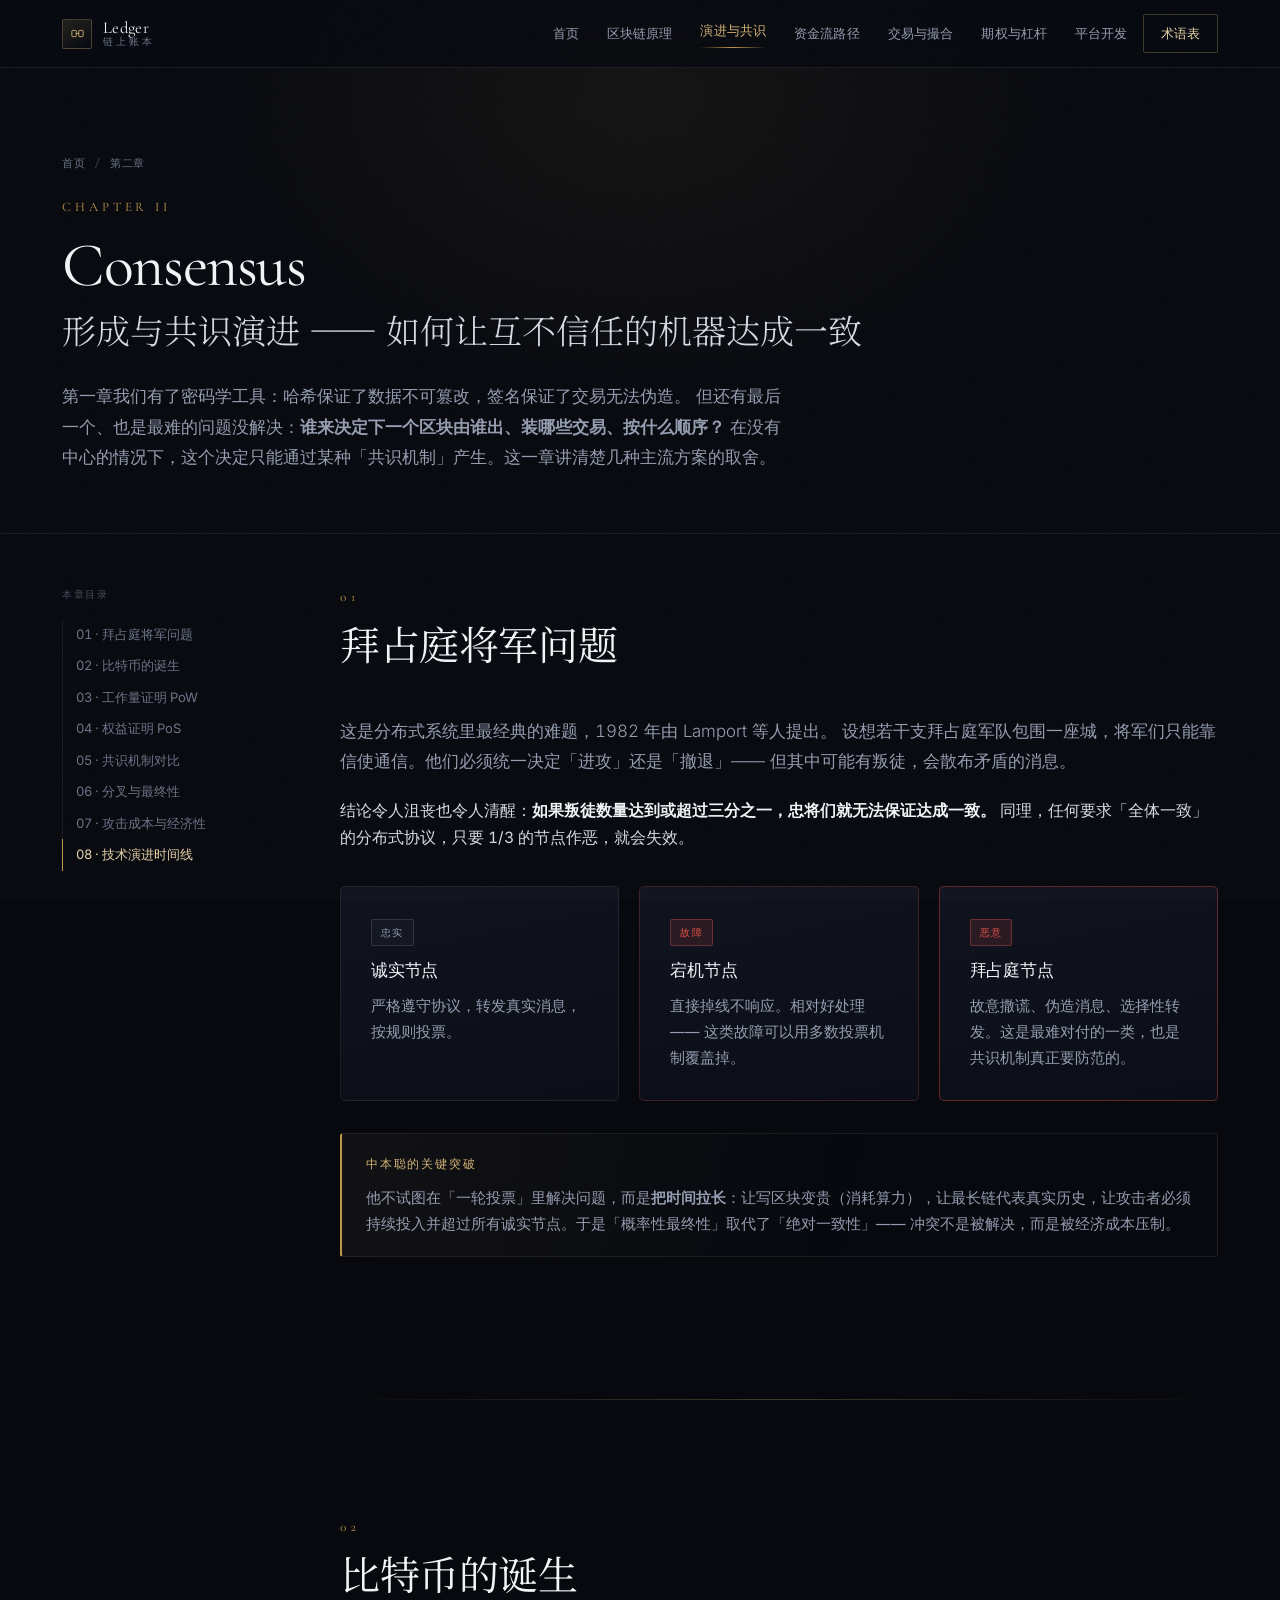
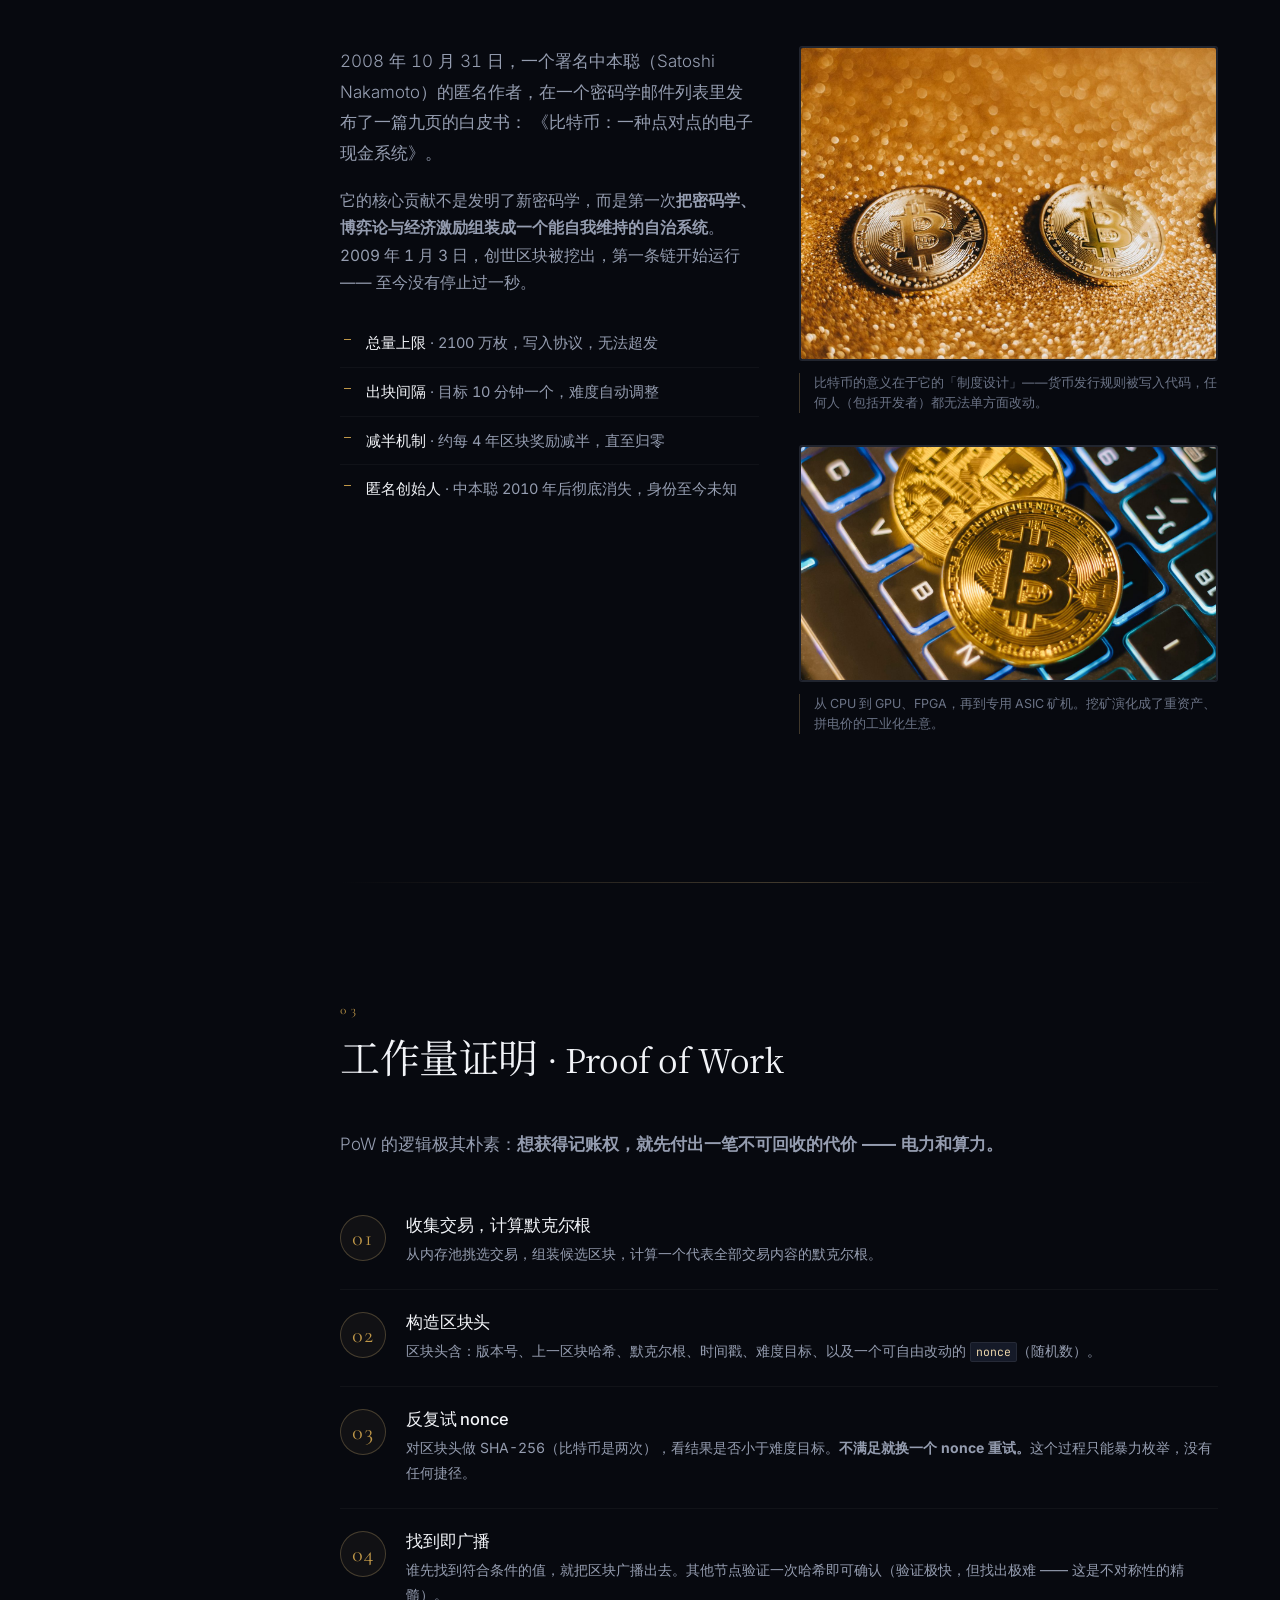
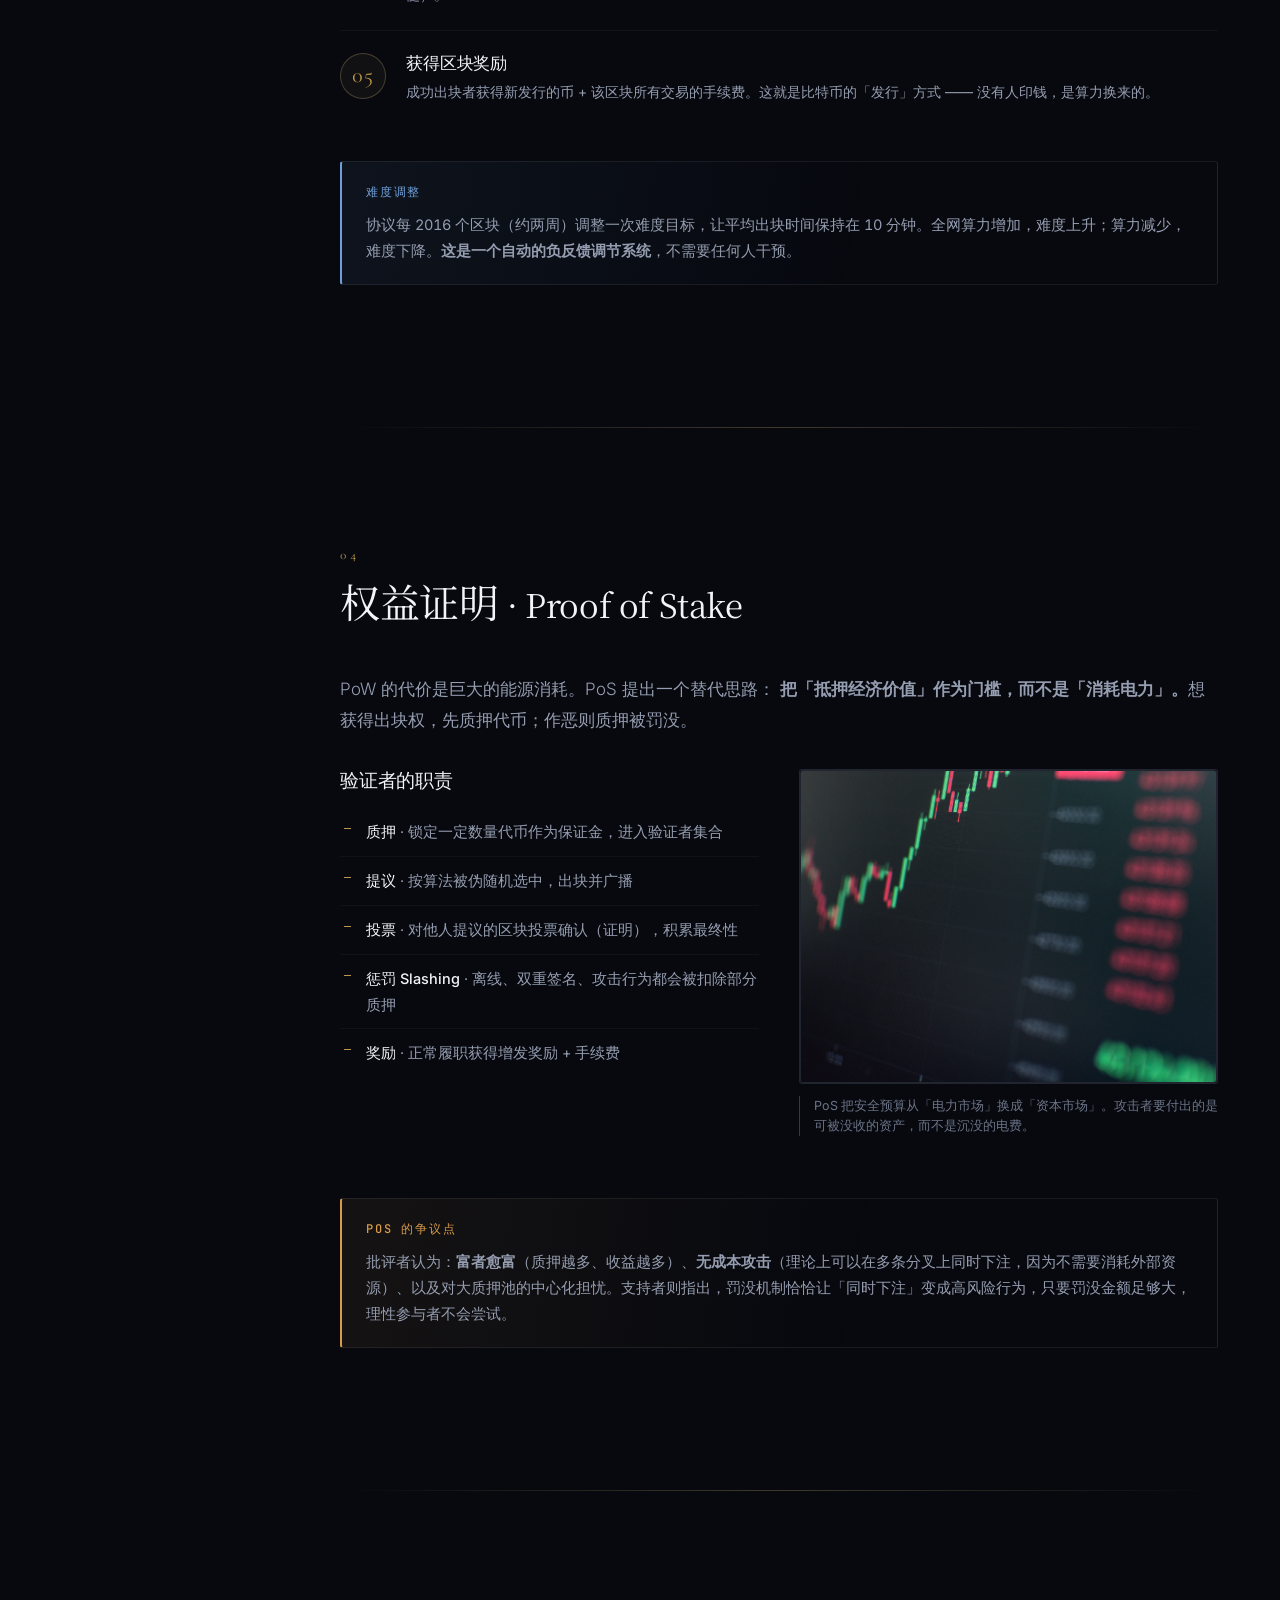
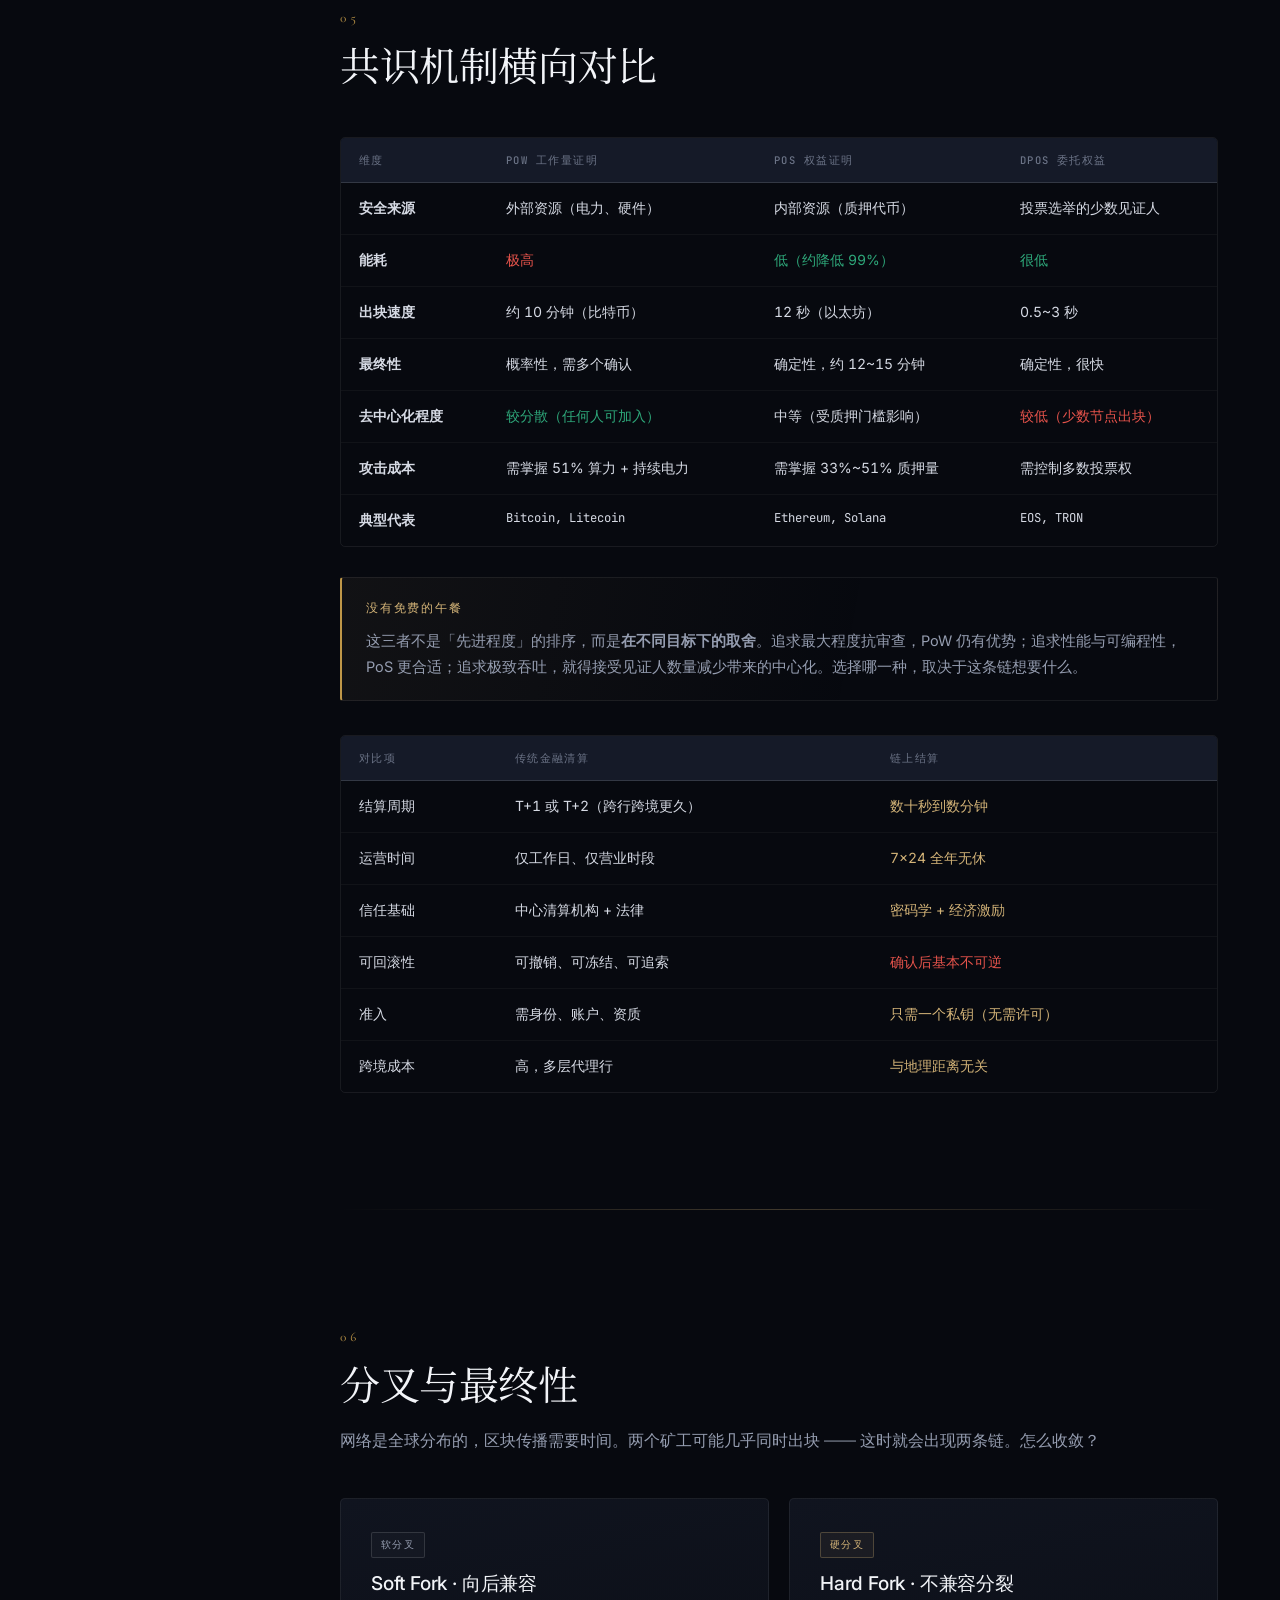
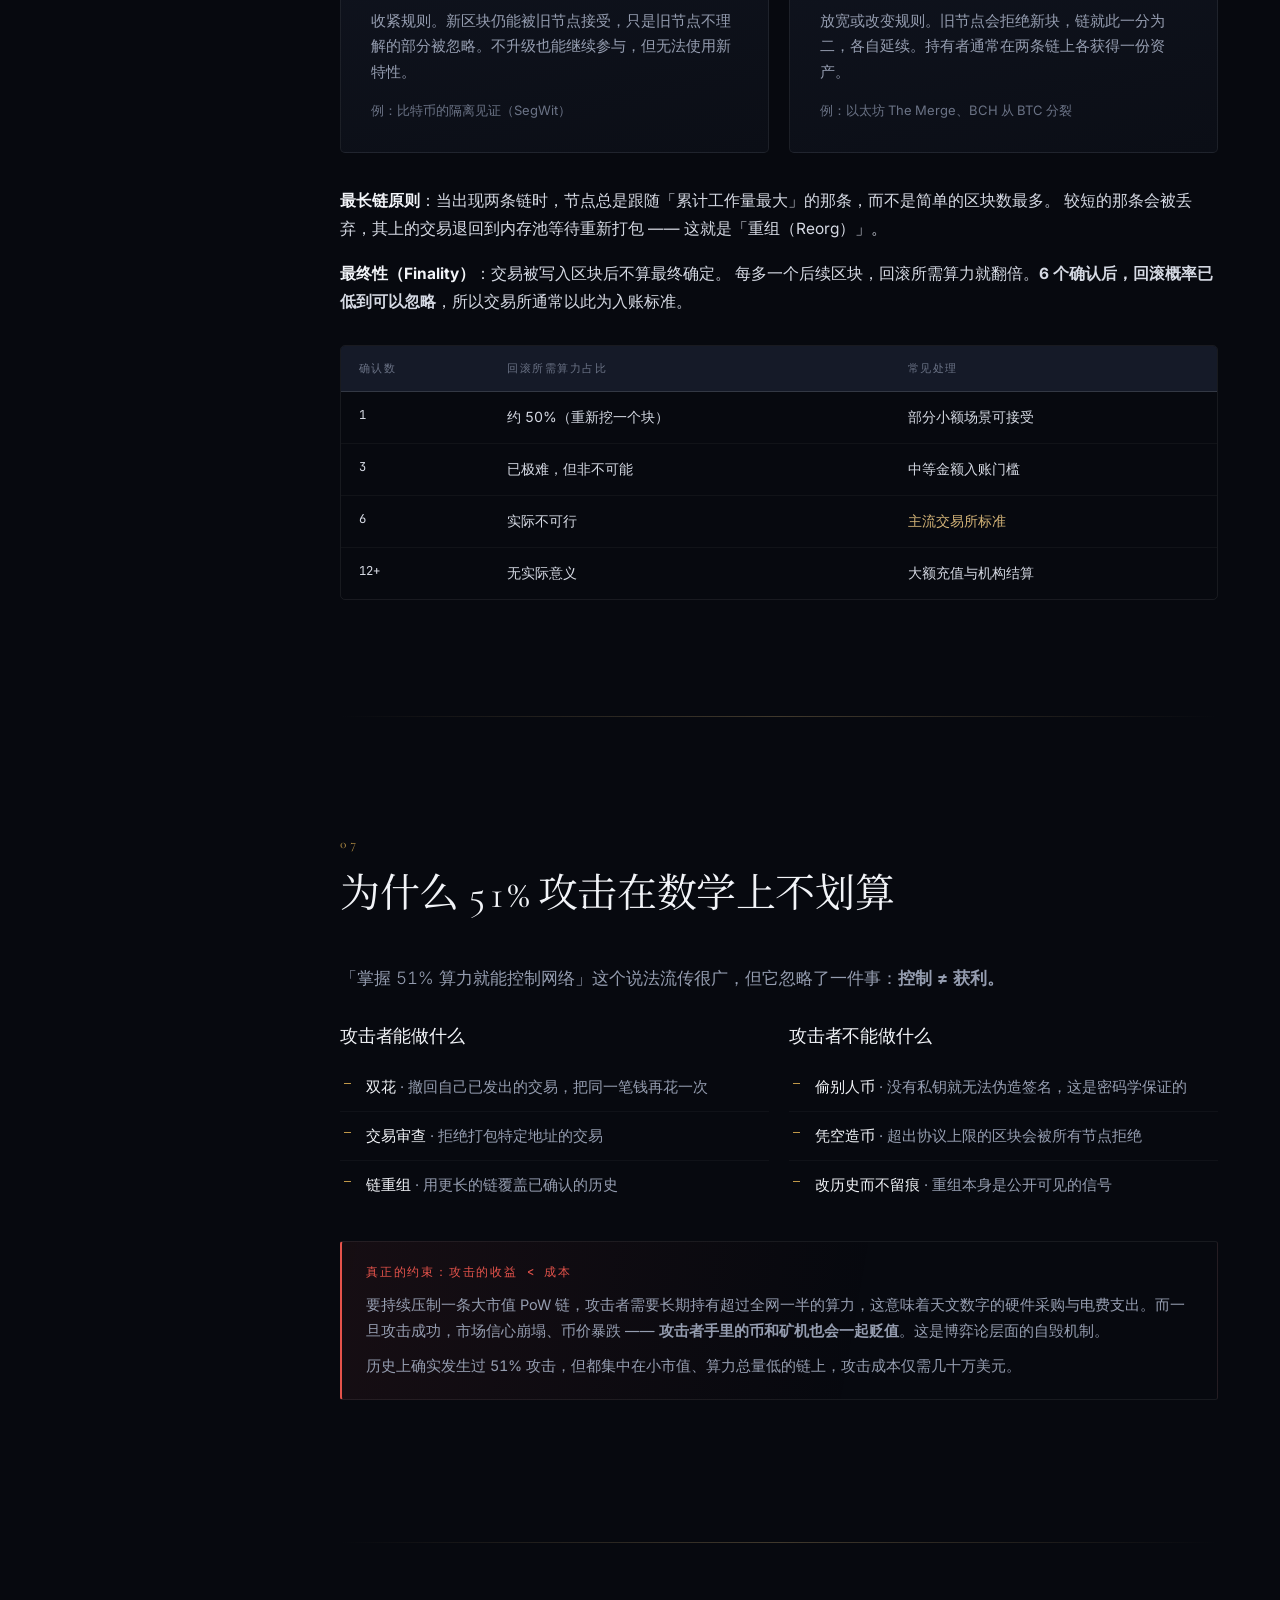
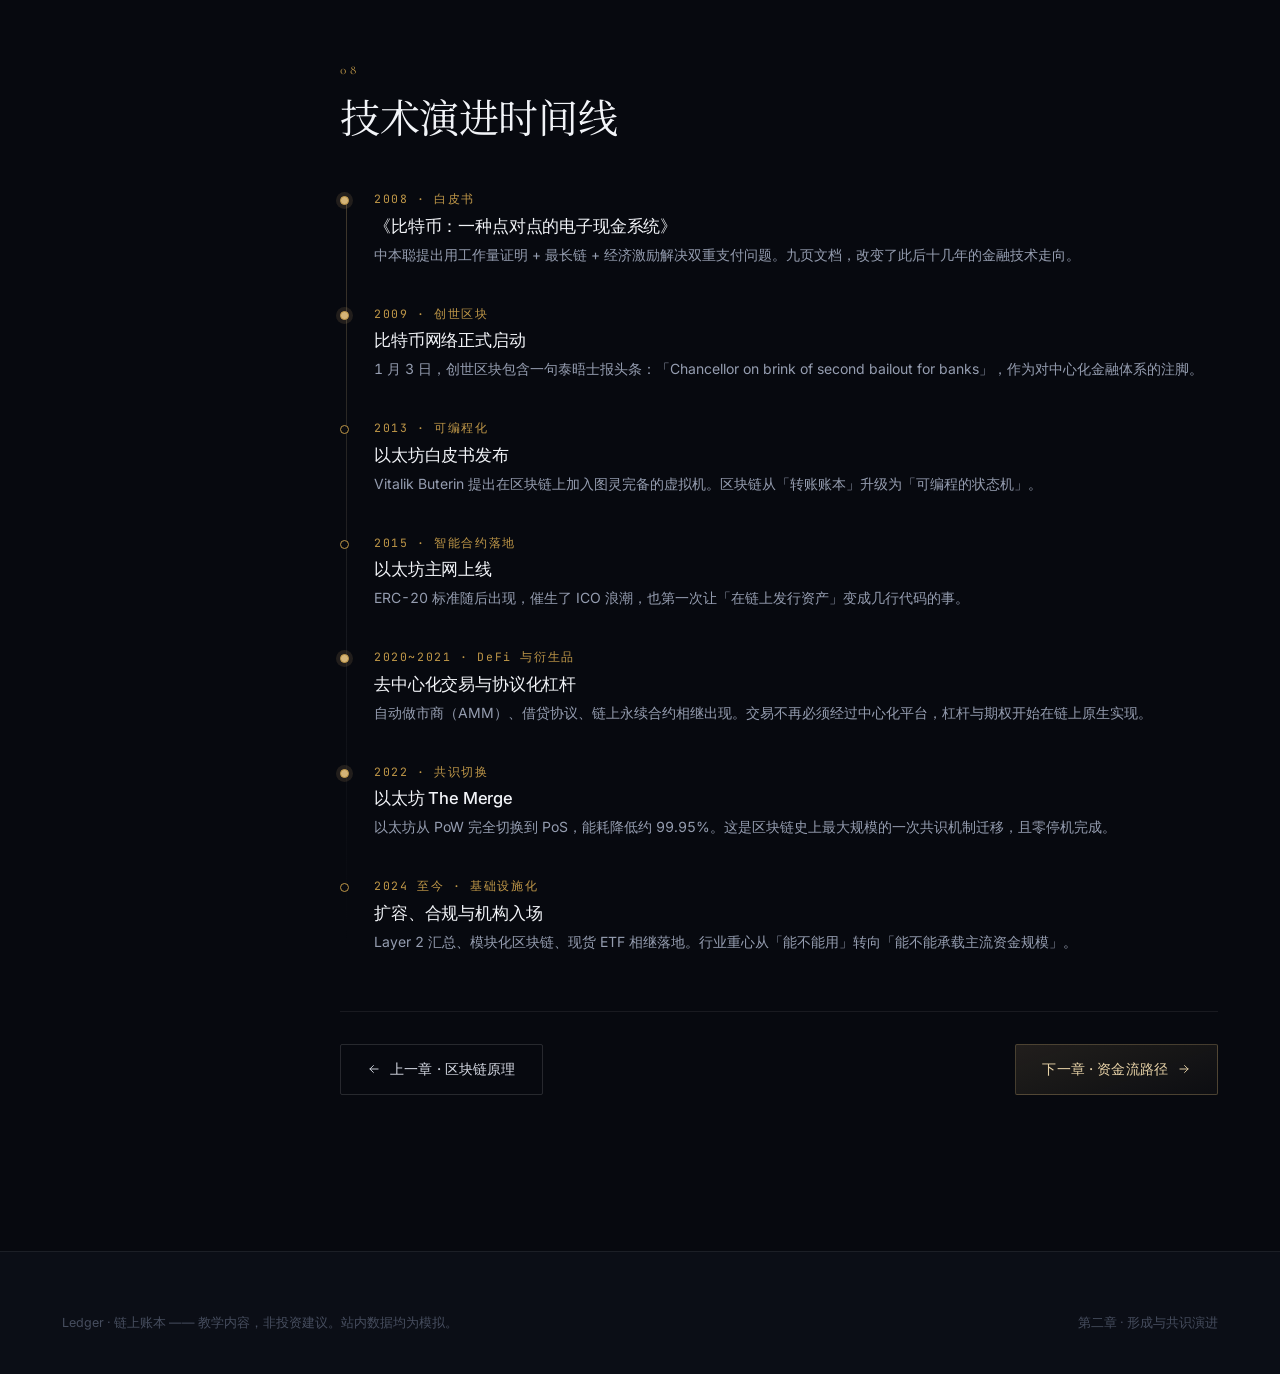
<file: pages/evolution.html>
<!DOCTYPE html>
<html lang="zh-CN">
<head>
<meta charset="UTF-8">
<meta name="viewport" content="width=device-width, initial-scale=1">
<title>第二章 · 形成与共识演进 — Ledger</title>
<meta name="description" content="工作量证明、权益证明、分叉与最终性：区块链如何从一份白皮书走向全球共识网络。">
<link rel="icon" type="image/svg+xml" href="../favicon.svg">
<link rel="stylesheet" href="../assets/css/base.css">
<link rel="stylesheet" href="../assets/css/components.css">
</head>
<body>

<div class="progress"></div>

<nav class="nav">
  <div class="nav-in">
    <a href="../index.html" class="brand">
      <span class="brand-mark">
        <svg viewBox="0 0 24 24" fill="none" stroke="#d4b478" stroke-width="1.4">
          <rect x="3" y="7" width="7" height="10" rx="1"/><rect x="14" y="7" width="7" height="10" rx="1"/>
          <path d="M10 12h4" stroke-linecap="round"/>
        </svg>
      </span>
      <span class="brand-txt"><span class="brand-en">Ledger</span><span class="brand-cn">链上账本</span></span>
    </a>
    <div class="nav-links">
      <a href="../index.html">首页</a>
      <a href="foundation.html">区块链原理</a>
      <a href="evolution.html" class="active">演进与共识</a>
      <a href="cashflow.html">资金流路径</a>
      <a href="trading.html">交易与撮合</a>
      <a href="derivatives.html">期权与杠杆</a>
      <a href="build.html">平台开发</a>
      <a href="glossary.html" class="nav-cta">术语表</a>
    </div>
    <button class="nav-burger" aria-label="菜单"><span></span><span></span><span></span></button>
  </div>
</nav>

<header class="page-head">
  <div class="wrap">
    <div class="crumb"><a href="../index.html">首页</a><span>/</span>第二章</div>
    <span class="sec-num">CHAPTER II</span>
    <h1 class="display">Consensus</h1>
    <p style="font-family:var(--serif-cn);font-size:clamp(24px,3.4vw,34px);color:var(--fg);margin-top:2px;font-weight:300">形成与共识演进 —— 如何让互不信任的机器达成一致</p>
    <p class="lead">
      第一章我们有了密码学工具：哈希保证了数据不可篡改，签名保证了交易无法伪造。
      但还有最后一个、也是最难的问题没解决：<b>谁来决定下一个区块由谁出、装哪些交易、按什么顺序？</b>
      在没有中心的情况下，这个决定只能通过某种「共识机制」产生。这一章讲清楚几种主流方案的取舍。
    </p>
  </div>
</header>

<div class="wrap" style="padding-top:52px">
  <div class="doc-layout">

    <aside class="toc">
      <div class="toc-t">本章目录</div>
      <a href="#problem">01 · 拜占庭将军问题</a>
      <a href="#btc">02 · 比特币的诞生</a>
      <a href="#pow">03 · 工作量证明 PoW</a>
      <a href="#pos">04 · 权益证明 PoS</a>
      <a href="#compare">05 · 共识机制对比</a>
      <a href="#fork">06 · 分叉与最终性</a>
      <a href="#attack">07 · 攻击成本与经济性</a>
      <a href="#timeline">08 · 技术演进时间线</a>
    </aside>

    <main>

      <!-- 01 -->
      <section id="problem" style="padding-top:0">
        <div class="sec-head">
          <span class="sec-num">01</span>
          <h2>拜占庭将军问题</h2>
        </div>
        <p class="lead">
          这是分布式系统里最经典的难题，1982 年由 Lamport 等人提出。
          设想若干支拜占庭军队包围一座城，将军们只能靠信使通信。他们必须统一决定「进攻」还是「撤退」——
          但其中可能有叛徒，会散布矛盾的消息。
        </p>
        <p style="margin-top:20px">
          结论令人沮丧也令人清醒：<b style="color:var(--fg-strong)">如果叛徒数量达到或超过三分之一，忠将们就无法保证达成一致。</b>
          同理，任何要求「全体一致」的分布式协议，只要 1/3 的节点作恶，就会失效。
        </p>

        <div class="grid g3" style="margin-top:34px">
          <div class="card">
            <span class="tag">忠实</span>
            <h3 style="margin-top:14px;font-size:17px">诚实节点</h3>
            <p>严格遵守协议，转发真实消息，按规则投票。</p>
          </div>
          <div class="card" style="border-color:rgba(229,83,75,.22)">
            <span class="tag up">故障</span>
            <h3 style="margin-top:14px;font-size:17px">宕机节点</h3>
            <p>直接掉线不响应。相对好处理 —— 这类故障可以用多数投票机制覆盖掉。</p>
          </div>
          <div class="card" style="border-color:rgba(229,83,75,.36)">
            <span class="tag up">恶意</span>
            <h3 style="margin-top:14px;font-size:17px">拜占庭节点</h3>
            <p>故意撒谎、伪造消息、选择性转发。这是最难对付的一类，也是共识机制真正要防范的。</p>
          </div>
        </div>

        <div class="callout" style="margin-top:32px">
          <div class="callout-t">中本聪的关键突破</div>
          <p>他不试图在「一轮投票」里解决问题，而是<b>把时间拉长</b>：让写区块变贵（消耗算力），让最长链代表真实历史，让攻击者必须持续投入并超过所有诚实节点。于是「概率性最终性」取代了「绝对一致性」—— 冲突不是被解决，而是被经济成本压制。</p>
        </div>
      </section>

      <hr class="divider-gold">

      <!-- 02 比特币诞生 -->
      <section id="btc">
        <div class="sec-head">
          <span class="sec-num">02</span>
          <h2>比特币的诞生</h2>
        </div>
        <div class="two-col">
          <div>
            <p class="lead">
              2008 年 10 月 31 日，一个署名中本聪（Satoshi Nakamoto）的匿名作者，在一个密码学邮件列表里发布了一篇九页的白皮书：
              《比特币：一种点对点的电子现金系统》。
            </p>
            <p style="margin-top:18px;color:var(--fg-muted)">
              它的核心贡献不是发明了新密码学，而是第一次<b>把密码学、博弈论与经济激励组装成一个能自我维持的自治系统</b>。
              2009 年 1 月 3 日，创世区块被挖出，第一条链开始运行 —— 至今没有停止过一秒。
            </p>
            <ul class="list-clean" style="margin-top:22px">
              <li><strong>总量上限</strong> · 2100 万枚，写入协议，无法超发</li>
              <li><strong>出块间隔</strong> · 目标 10 分钟一个，难度自动调整</li>
              <li><strong>减半机制</strong> · 约每 4 年区块奖励减半，直至归零</li>
              <li><strong>匿名创始人</strong> · 中本聪 2010 年后彻底消失，身份至今未知</li>
            </ul>
          </div>
          <div>
            <figure style="margin-top:0">
              <div class="ratio r-4-3"><img src="../assets/img/btc-coin.jpg" alt="比特币硬币"></div>
              <figcaption>比特币的意义在于它的「制度设计」——货币发行规则被写入代码，任何人（包括开发者）都无法单方面改动。</figcaption>
            </figure>
            <figure>
              <div class="ratio r-16-9"><img src="../assets/img/mining-rig.jpg" alt="矿机"></div>
              <figcaption>从 CPU 到 GPU、FPGA，再到专用 ASIC 矿机。挖矿演化成了重资产、拼电价的工业化生意。</figcaption>
            </figure>
          </div>
        </div>
      </section>

      <hr class="divider-gold">

      <!-- 03 PoW -->
      <section id="pow">
        <div class="sec-head">
          <span class="sec-num">03</span>
          <h2>工作量证明 <span class="cn">· Proof of Work</span></h2>
        </div>
        <p class="lead">
          PoW 的逻辑极其朴素：<b>想获得记账权，就先付出一笔不可回收的代价 —— 电力和算力。</b>
        </p>

        <div class="steps" style="margin-top:34px">
          <div class="step">
            <div class="step-n"></div>
            <div>
              <h4>收集交易，计算默克尔根</h4>
              <p>从内存池挑选交易，组装候选区块，计算一个代表全部交易内容的默克尔根。</p>
            </div>
          </div>
          <div class="step">
            <div class="step-n"></div>
            <div>
              <h4>构造区块头</h4>
              <p>区块头含：版本号、上一区块哈希、默克尔根、时间戳、难度目标、以及一个可自由改动的 <code>nonce</code>（随机数）。</p>
            </div>
          </div>
          <div class="step">
            <div class="step-n"></div>
            <div>
              <h4>反复试 nonce</h4>
              <p>对区块头做 SHA-256（比特币是两次），看结果是否小于难度目标。<b>不满足就换一个 nonce 重试。</b>这个过程只能暴力枚举，没有任何捷径。</p>
            </div>
          </div>
          <div class="step">
            <div class="step-n"></div>
            <div>
              <h4>找到即广播</h4>
              <p>谁先找到符合条件的值，就把区块广播出去。其他节点验证一次哈希即可确认（验证极快，但找出极难 —— 这是不对称性的精髓）。</p>
            </div>
          </div>
          <div class="step">
            <div class="step-n"></div>
            <div>
              <h4>获得区块奖励</h4>
              <p>成功出块者获得新发行的币 + 该区块所有交易的手续费。这就是比特币的「发行」方式 —— 没有人印钱，是算力换来的。</p>
            </div>
          </div>
        </div>

        <div class="callout info" style="margin-top:34px">
          <div class="callout-t">难度调整</div>
          <p>协议每 2016 个区块（约两周）调整一次难度目标，让平均出块时间保持在 10 分钟。全网算力增加，难度上升；算力减少，难度下降。<b>这是一个自动的负反馈调节系统</b>，不需要任何人干预。</p>
        </div>
      </section>

      <hr class="divider-gold">

      <!-- 04 PoS -->
      <section id="pos">
        <div class="sec-head">
          <span class="sec-num">04</span>
          <h2>权益证明 <span class="cn">· Proof of Stake</span></h2>
        </div>
        <p class="lead">
          PoW 的代价是巨大的能源消耗。PoS 提出一个替代思路：
          <b>把「抵押经济价值」作为门槛，而不是「消耗电力」。</b>想获得出块权，先质押代币；作恶则质押被罚没。
        </p>

        <div class="two-col" style="margin-top:34px">
          <div>
            <h3 style="font-size:19px;margin-bottom:16px">验证者的职责</h3>
            <ul class="list-clean">
              <li><strong>质押</strong> · 锁定一定数量代币作为保证金，进入验证者集合</li>
              <li><strong>提议</strong> · 按算法被伪随机选中，出块并广播</li>
              <li><strong>投票</strong> · 对他人提议的区块投票确认（证明），积累最终性</li>
              <li><strong>惩罚 Slashing</strong> · 离线、双重签名、攻击行为都会被扣除部分质押</li>
              <li><strong>奖励</strong> · 正常履职获得增发奖励 + 手续费</li>
            </ul>
          </div>
          <div>
            <figure style="margin-top:0">
              <div class="ratio r-4-3"><img src="../assets/img/network-abstract.png" alt="网络结构"></div>
              <figcaption>PoS 把安全预算从「电力市场」换成「资本市场」。攻击者要付出的是可被没收的资产，而不是沉没的电费。</figcaption>
            </figure>
          </div>
        </div>

        <div class="callout warn" style="margin-top:30px">
          <div class="callout-t">PoS 的争议点</div>
          <p>批评者认为：<b>富者愈富</b>（质押越多、收益越多）、<b>无成本攻击</b>（理论上可以在多条分叉上同时下注，因为不需要消耗外部资源）、以及对大质押池的中心化担忧。支持者则指出，罚没机制恰恰让「同时下注」变成高风险行为，只要罚没金额足够大，理性参与者不会尝试。</p>
        </div>
      </section>

      <hr class="divider-gold">

      <!-- 05 对比 -->
      <section id="compare">
        <div class="sec-head">
          <span class="sec-num">05</span>
          <h2>共识机制横向对比</h2>
        </div>
        <div class="tbl-wrap">
          <table>
            <thead>
              <tr><th>维度</th><th>PoW 工作量证明</th><th>PoS 权益证明</th><th>DPoS 委托权益</th></tr>
            </thead>
            <tbody>
              <tr>
                <td><b>安全来源</b></td>
                <td>外部资源（电力、硬件）</td>
                <td>内部资源（质押代币）</td>
                <td>投票选举的少数见证人</td>
              </tr>
              <tr>
                <td><b>能耗</b></td>
                <td class="up">极高</td>
                <td class="down">低（约降低 99%）</td>
                <td class="down">很低</td>
              </tr>
              <tr>
                <td><b>出块速度</b></td>
                <td>约 10 分钟（比特币）</td>
                <td>12 秒（以太坊）</td>
                <td>0.5~3 秒</td>
              </tr>
              <tr>
                <td><b>最终性</b></td>
                <td>概率性，需多个确认</td>
                <td>确定性，约 12~15 分钟</td>
                <td>确定性，很快</td>
              </tr>
              <tr>
                <td><b>去中心化程度</b></td>
                <td class="down">较分散（任何人可加入）</td>
                <td>中等（受质押门槛影响）</td>
                <td class="up">较低（少数节点出块）</td>
              </tr>
              <tr>
                <td><b>攻击成本</b></td>
                <td>需掌握 51% 算力 + 持续电力</td>
                <td>需掌握 33%~51% 质押量</td>
                <td>需控制多数投票权</td>
              </tr>
              <tr>
                <td><b>典型代表</b></td>
                <td class="mono">Bitcoin, Litecoin</td>
                <td class="mono">Ethereum, Solana</td>
                <td class="mono">EOS, TRON</td>
              </tr>
            </tbody>
          </table>
        </div>

        <div class="callout" style="margin-top:30px">
          <div class="callout-t">没有免费的午餐</div>
          <p>这三者不是「先进程度」的排序，而是<b>在不同目标下的取舍</b>。追求最大程度抗审查，PoW 仍有优势；追求性能与可编程性，PoS 更合适；追求极致吞吐，就得接受见证人数量减少带来的中心化。选择哪一种，取决于这条链想要什么。</p>
        </div>

        <div class="tbl-wrap" style="margin-top:34px">
          <table>
            <thead><tr><th>对比项</th><th>传统金融清算</th><th>链上结算</th></tr></thead>
            <tbody>
              <tr><td>结算周期</td><td>T+1 或 T+2（跨行跨境更久）</td><td class="gold">数十秒到数分钟</td></tr>
              <tr><td>运营时间</td><td>仅工作日、仅营业时段</td><td class="gold">7×24 全年无休</td></tr>
              <tr><td>信任基础</td><td>中心清算机构 + 法律</td><td class="gold">密码学 + 经济激励</td></tr>
              <tr><td>可回滚性</td><td>可撤销、可冻结、可追索</td><td class="up">确认后基本不可逆</td></tr>
              <tr><td>准入</td><td>需身份、账户、资质</td><td class="gold">只需一个私钥（无需许可）</td></tr>
              <tr><td>跨境成本</td><td>高，多层代理行</td><td class="gold">与地理距离无关</td></tr>
            </tbody>
          </table>
        </div>
      </section>

      <hr class="divider-gold">

      <!-- 06 分叉 -->
      <section id="fork">
        <div class="sec-head">
          <span class="sec-num">06</span>
          <h2>分叉与最终性</h2>
          <p>网络是全球分布的，区块传播需要时间。两个矿工可能几乎同时出块 —— 这时就会出现两条链。怎么收敛？</p>
        </div>

        <div class="grid g2" style="margin-top:34px">
          <div class="card">
            <span class="tag">软分叉</span>
            <h3 style="margin-top:14px">Soft Fork · 向后兼容</h3>
            <p>收紧规则。新区块仍能被旧节点接受，只是旧节点不理解的部分被忽略。不升级也能继续参与，但无法使用新特性。</p>
            <p style="margin-top:14px;font-size:13px;color:var(--fg-faint)">例：比特币的隔离见证（SegWit）</p>
          </div>
          <div class="card">
            <span class="tag gold">硬分叉</span>
            <h3 style="margin-top:14px">Hard Fork · 不兼容分裂</h3>
            <p>放宽或改变规则。旧节点会拒绝新块，链就此一分为二，各自延续。持有者通常在两条链上各获得一份资产。</p>
            <p style="margin-top:14px;font-size:13px;color:var(--fg-faint)">例：以太坊 The Merge、BCH 从 BTC 分裂</p>
          </div>
        </div>

        <p style="margin-top:34px">
          <b style="color:var(--fg-strong)">最长链原则</b>：当出现两条链时，节点总是跟随「累计工作量最大」的那条，而不是简单的区块数最多。
          较短的那条会被丢弃，其上的交易退回到内存池等待重新打包 —— 这就是「重组（Reorg）」。
        </p>
        <p style="margin-top:18px">
          <b style="color:var(--fg-strong)">最终性（Finality）</b>：交易被写入区块后不算最终确定。
          每多一个后续区块，回滚所需算力就翻倍。<b>6 个确认后，回滚概率已低到可以忽略</b>，所以交易所通常以此为入账标准。
        </p>

        <div class="tbl-wrap" style="margin-top:30px">
          <table>
            <thead><tr><th>确认数</th><th>回滚所需算力占比</th><th>常见处理</th></tr></thead>
            <tbody>
              <tr><td class="mono">1</td><td>约 50%（重新挖一个块）</td><td>部分小额场景可接受</td></tr>
              <tr><td class="mono">3</td><td>已极难，但非不可能</td><td>中等金额入账门槛</td></tr>
              <tr><td class="mono">6</td><td>实际不可行</td><td class="gold">主流交易所标准</td></tr>
              <tr><td class="mono">12+</td><td>无实际意义</td><td>大额充值与机构结算</td></tr>
            </tbody>
          </table>
        </div>
      </section>

      <hr class="divider-gold">

      <!-- 07 攻击经济性 -->
      <section id="attack">
        <div class="sec-head">
          <span class="sec-num">07</span>
          <h2>为什么 51% 攻击在数学上不划算</h2>
        </div>
        <p class="lead">
          「掌握 51% 算力就能控制网络」这个说法流传很广，但它忽略了一件事：<b>控制 ≠ 获利。</b>
        </p>

        <div class="grid g2" style="margin-top:32px">
          <div>
            <h3 style="font-size:18px;margin-bottom:16px">攻击者能做什么</h3>
            <ul class="list-clean">
              <li><strong>双花</strong> · 撤回自己已发出的交易，把同一笔钱再花一次</li>
              <li><strong>交易审查</strong> · 拒绝打包特定地址的交易</li>
              <li><strong>链重组</strong> · 用更长的链覆盖已确认的历史</li>
            </ul>
          </div>
          <div>
            <h3 style="font-size:18px;margin-bottom:16px">攻击者不能做什么</h3>
            <ul class="list-clean">
              <li><strong>偷别人币</strong> · 没有私钥就无法伪造签名，这是密码学保证的</li>
              <li><strong>凭空造币</strong> · 超出协议上限的区块会被所有节点拒绝</li>
              <li><strong>改历史而不留痕</strong> · 重组本身是公开可见的信号</li>
            </ul>
          </div>
        </div>

        <div class="callout danger" style="margin-top:32px">
          <div class="callout-t">真正的约束：攻击的收益 &lt; 成本</div>
          <p>要持续压制一条大市值 PoW 链，攻击者需要长期持有超过全网一半的算力，这意味着天文数字的硬件采购与电费支出。而一旦攻击成功，市场信心崩塌、币价暴跌 —— <b>攻击者手里的币和矿机也会一起贬值</b>。这是博弈论层面的自毁机制。</p>
          <p>历史上确实发生过 51% 攻击，但都集中在小市值、算力总量低的链上，攻击成本仅需几十万美元。</p>
        </div>
      </section>

      <hr class="divider-gold">

      <!-- 08 时间线 -->
      <section id="timeline">
        <div class="sec-head">
          <span class="sec-num">08</span>
          <h2>技术演进时间线</h2>
        </div>

        <div class="timeline">
          <div class="tl-item hi">
            <div class="tl-year">2008 · 白皮书</div>
            <h4>《比特币：一种点对点的电子现金系统》</h4>
            <p>中本聪提出用工作量证明 + 最长链 + 经济激励解决双重支付问题。九页文档，改变了此后十几年的金融技术走向。</p>
          </div>
          <div class="tl-item hi">
            <div class="tl-year">2009 · 创世区块</div>
            <h4>比特币网络正式启动</h4>
            <p>1 月 3 日，创世区块包含一句泰晤士报头条：「Chancellor on brink of second bailout for banks」，作为对中心化金融体系的注脚。</p>
          </div>
          <div class="tl-item">
            <div class="tl-year">2013 · 可编程化</div>
            <h4>以太坊白皮书发布</h4>
            <p>Vitalik Buterin 提出在区块链上加入图灵完备的虚拟机。区块链从「转账账本」升级为「可编程的状态机」。</p>
          </div>
          <div class="tl-item">
            <div class="tl-year">2015 · 智能合约落地</div>
            <h4>以太坊主网上线</h4>
            <p>ERC-20 标准随后出现，催生了 ICO 浪潮，也第一次让「在链上发行资产」变成几行代码的事。</p>
          </div>
          <div class="tl-item hi">
            <div class="tl-year">2020~2021 · DeFi 与衍生品</div>
            <h4>去中心化交易与协议化杠杆</h4>
            <p>自动做市商（AMM）、借贷协议、链上永续合约相继出现。交易不再必须经过中心化平台，杠杆与期权开始在链上原生实现。</p>
          </div>
          <div class="tl-item hi">
            <div class="tl-year">2022 · 共识切换</div>
            <h4>以太坊 The Merge</h4>
            <p>以太坊从 PoW 完全切换到 PoS，能耗降低约 99.95%。这是区块链史上最大规模的一次共识机制迁移，且零停机完成。</p>
          </div>
          <div class="tl-item">
            <div class="tl-year">2024 至今 · 基础设施化</div>
            <h4>扩容、合规与机构入场</h4>
            <p>Layer 2 汇总、模块化区块链、现货 ETF 相继落地。行业重心从「能不能用」转向「能不能承载主流资金规模」。</p>
          </div>
        </div>

        <div style="margin-top:56px;padding-top:32px;border-top:1px solid var(--line);display:flex;justify-content:space-between;gap:20px;flex-wrap:wrap">
          <a href="foundation.html" class="btn ghost">
            <svg viewBox="0 0 24 24" fill="none" stroke="currentColor" stroke-width="1.6"><path d="M19 12H5M11 18l-6-6 6-6" stroke-linecap="round" stroke-linejoin="round"/></svg>
            上一章 · 区块链原理
          </a>
          <a href="cashflow.html" class="btn">
            下一章 · 资金流路径
            <svg viewBox="0 0 24 24" fill="none" stroke="currentColor" stroke-width="1.6"><path d="M5 12h14M13 6l6 6-6 6" stroke-linecap="round" stroke-linejoin="round"/></svg>
          </a>
        </div>
      </section>

    </main>
  </div>
</div>

<footer>
  <div class="wrap">
    <div class="foot-bot" style="border-top:0;padding-top:0">
      <p>Ledger · 链上账本 —— 教学内容，非投资建议。站内数据均为模拟。</p>
      <p>第二章 · 形成与共识演进</p>
    </div>
  </div>
</footer>

<script src="../assets/js/app.js"></script>
</body>
</html>
</file>
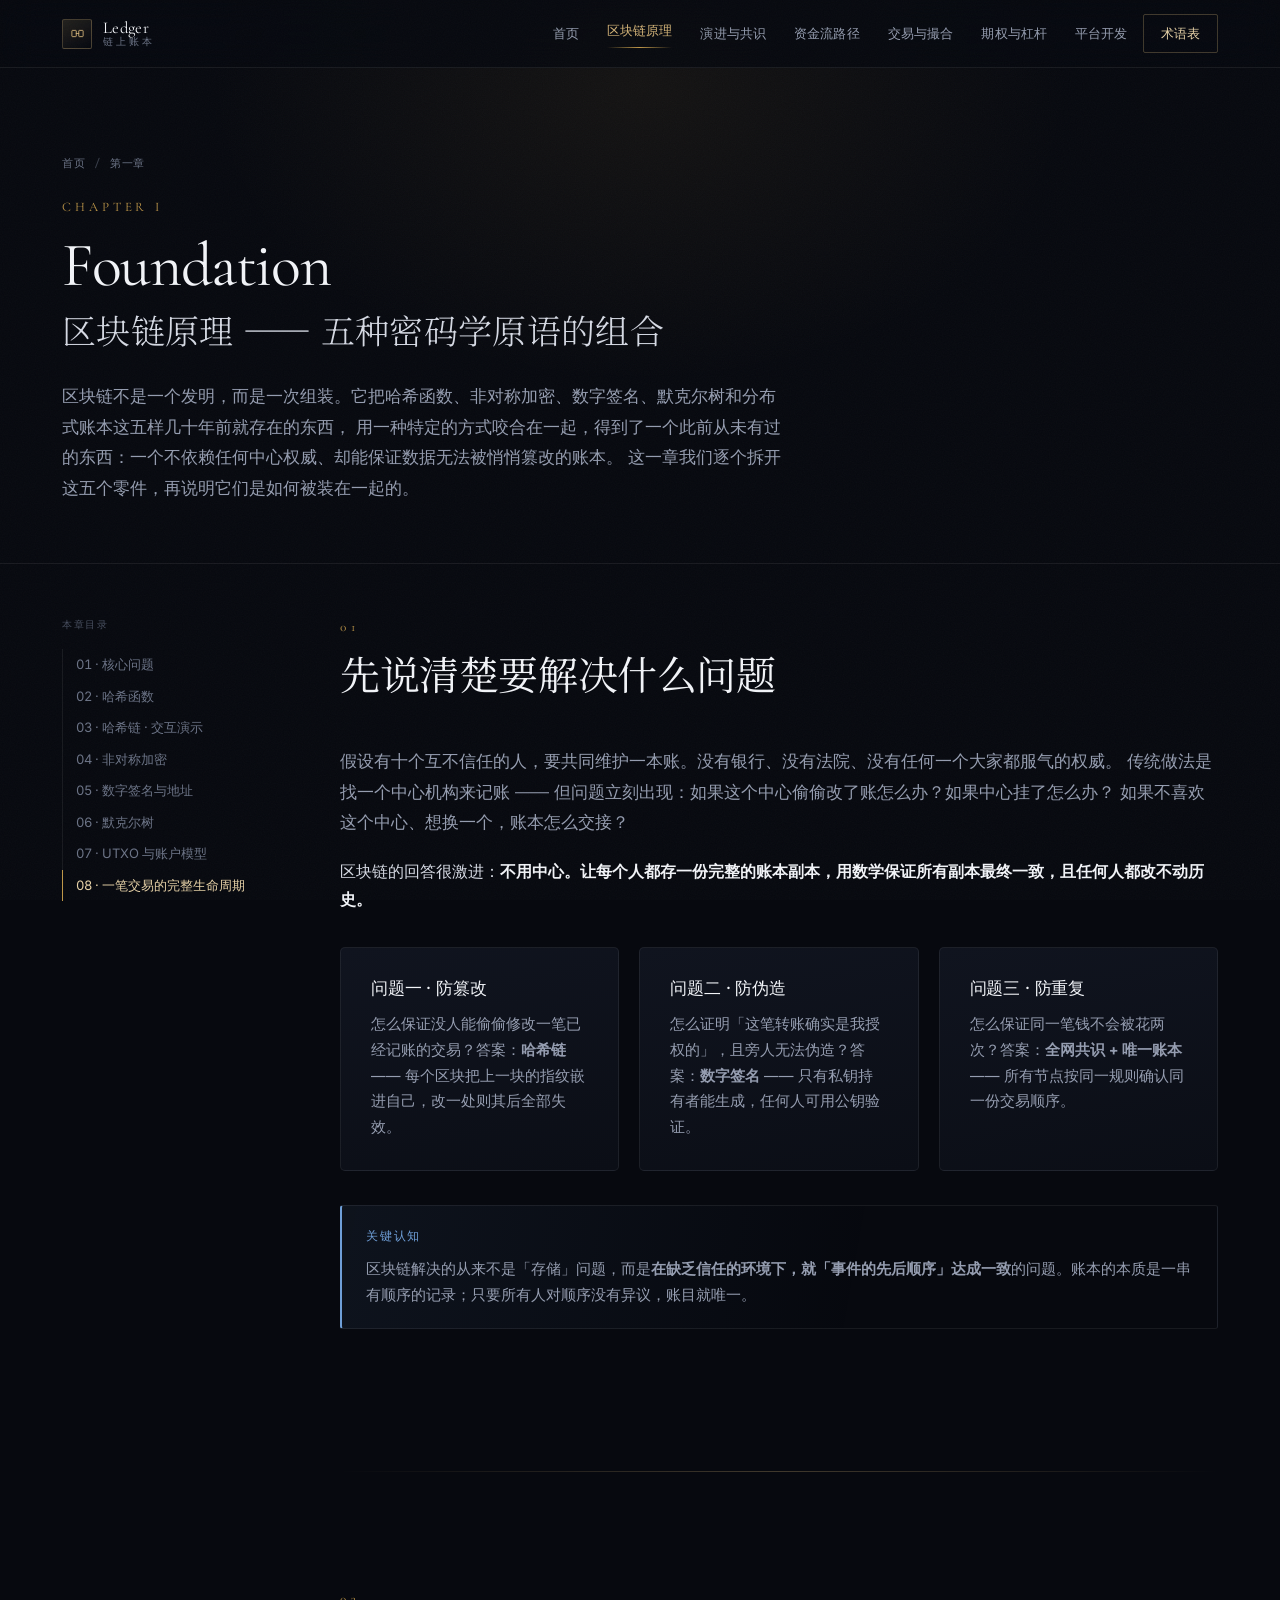
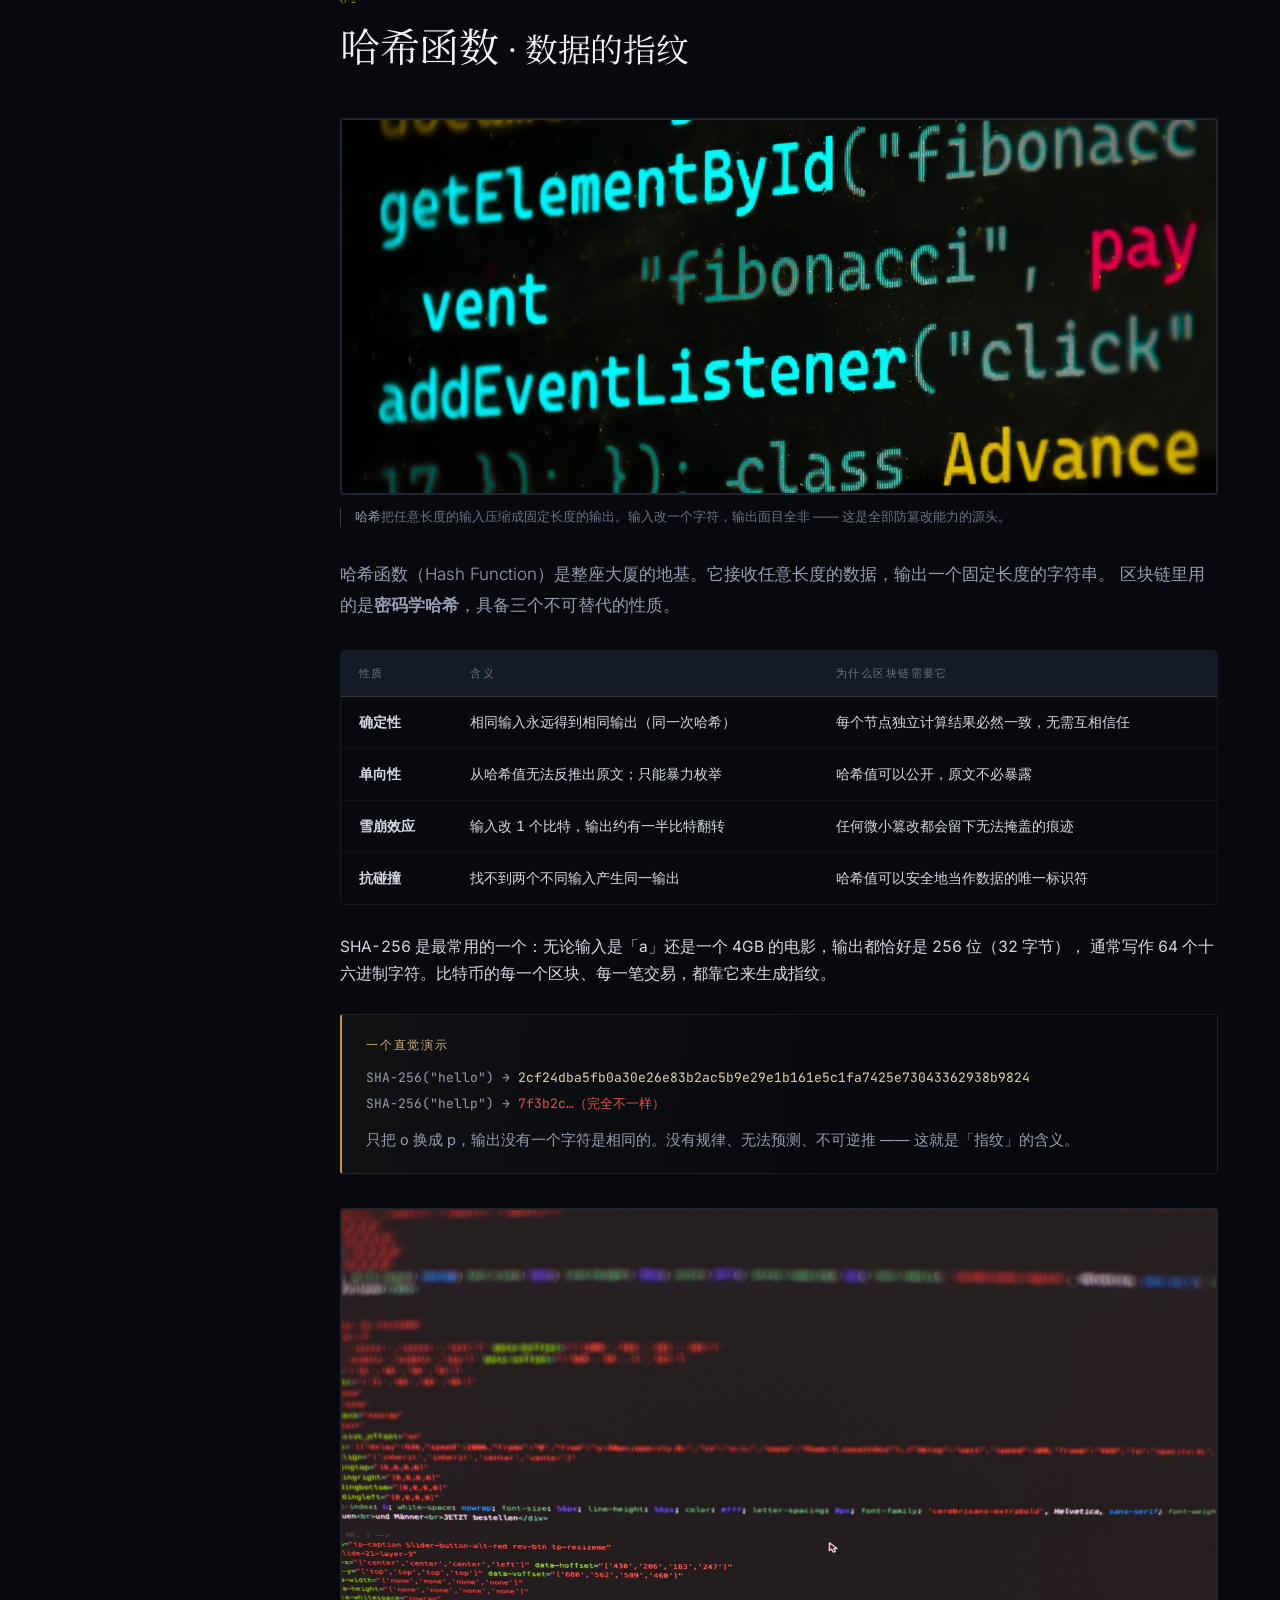
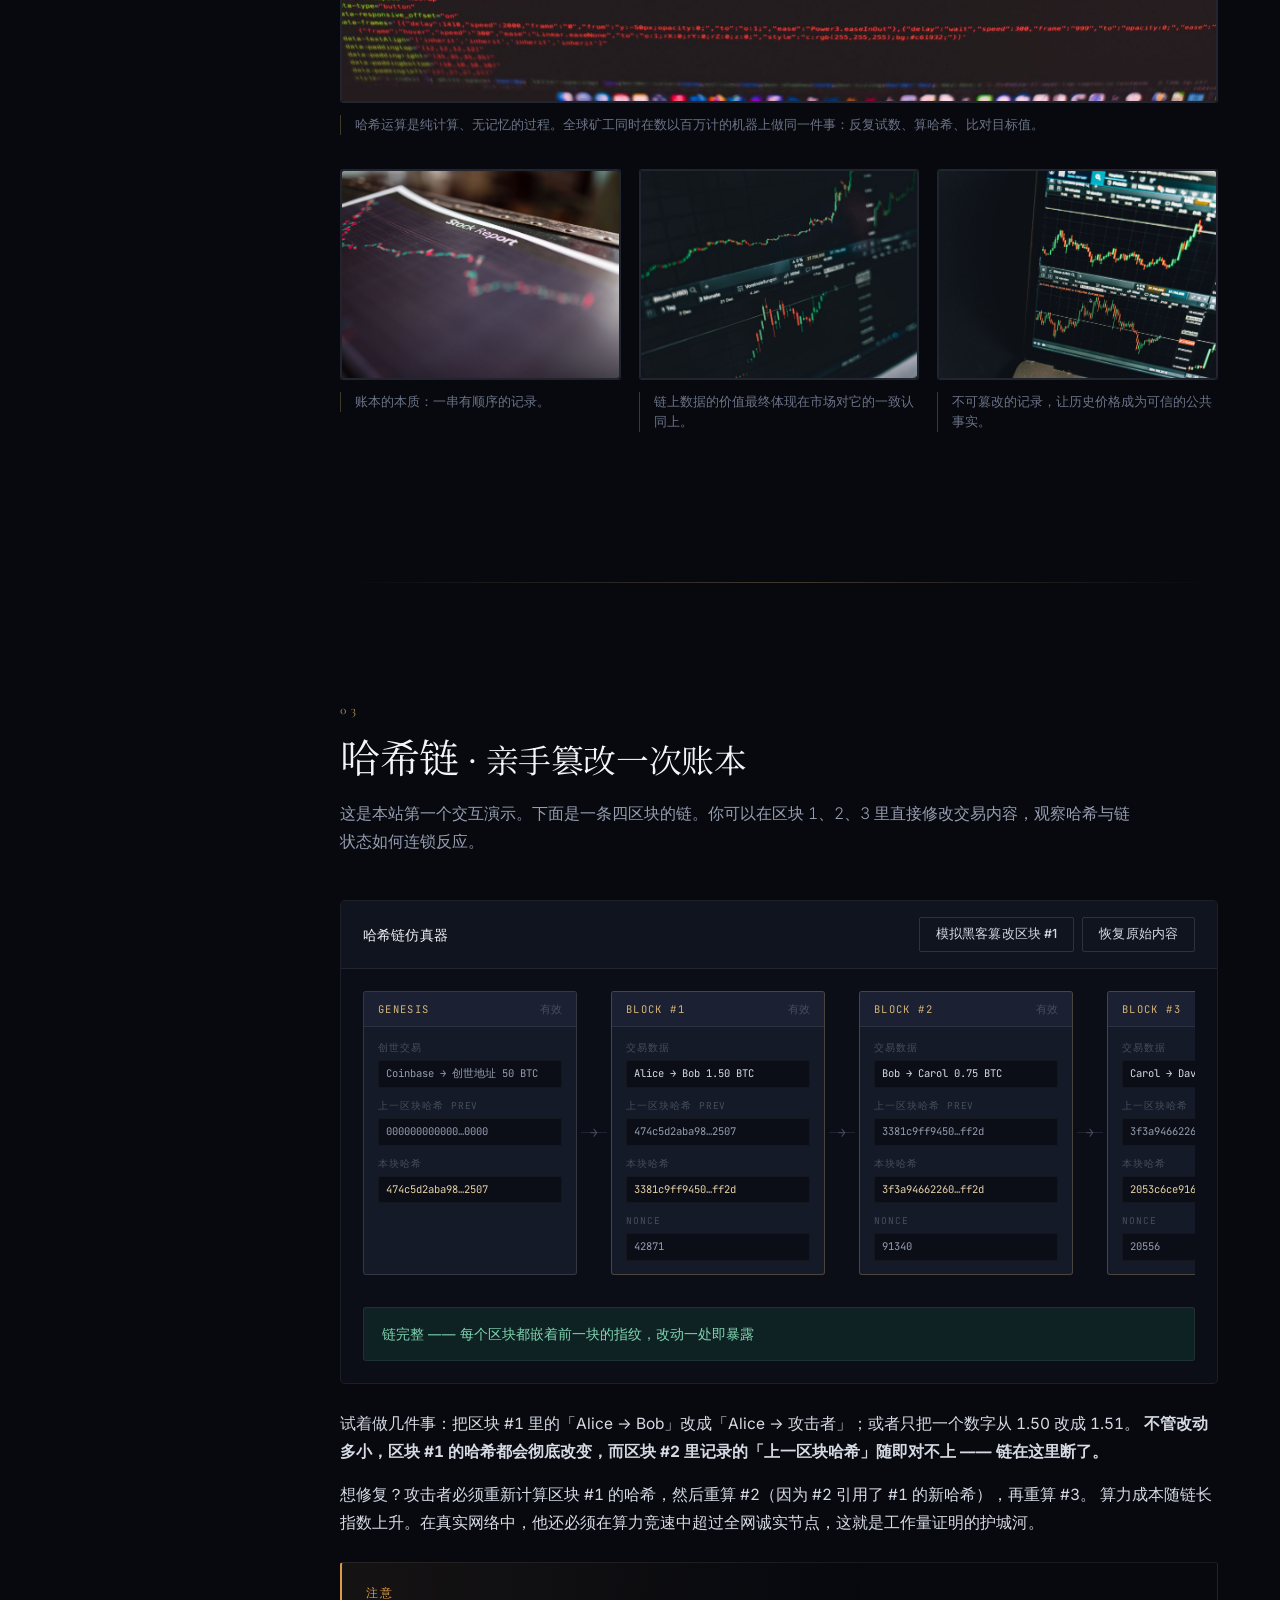
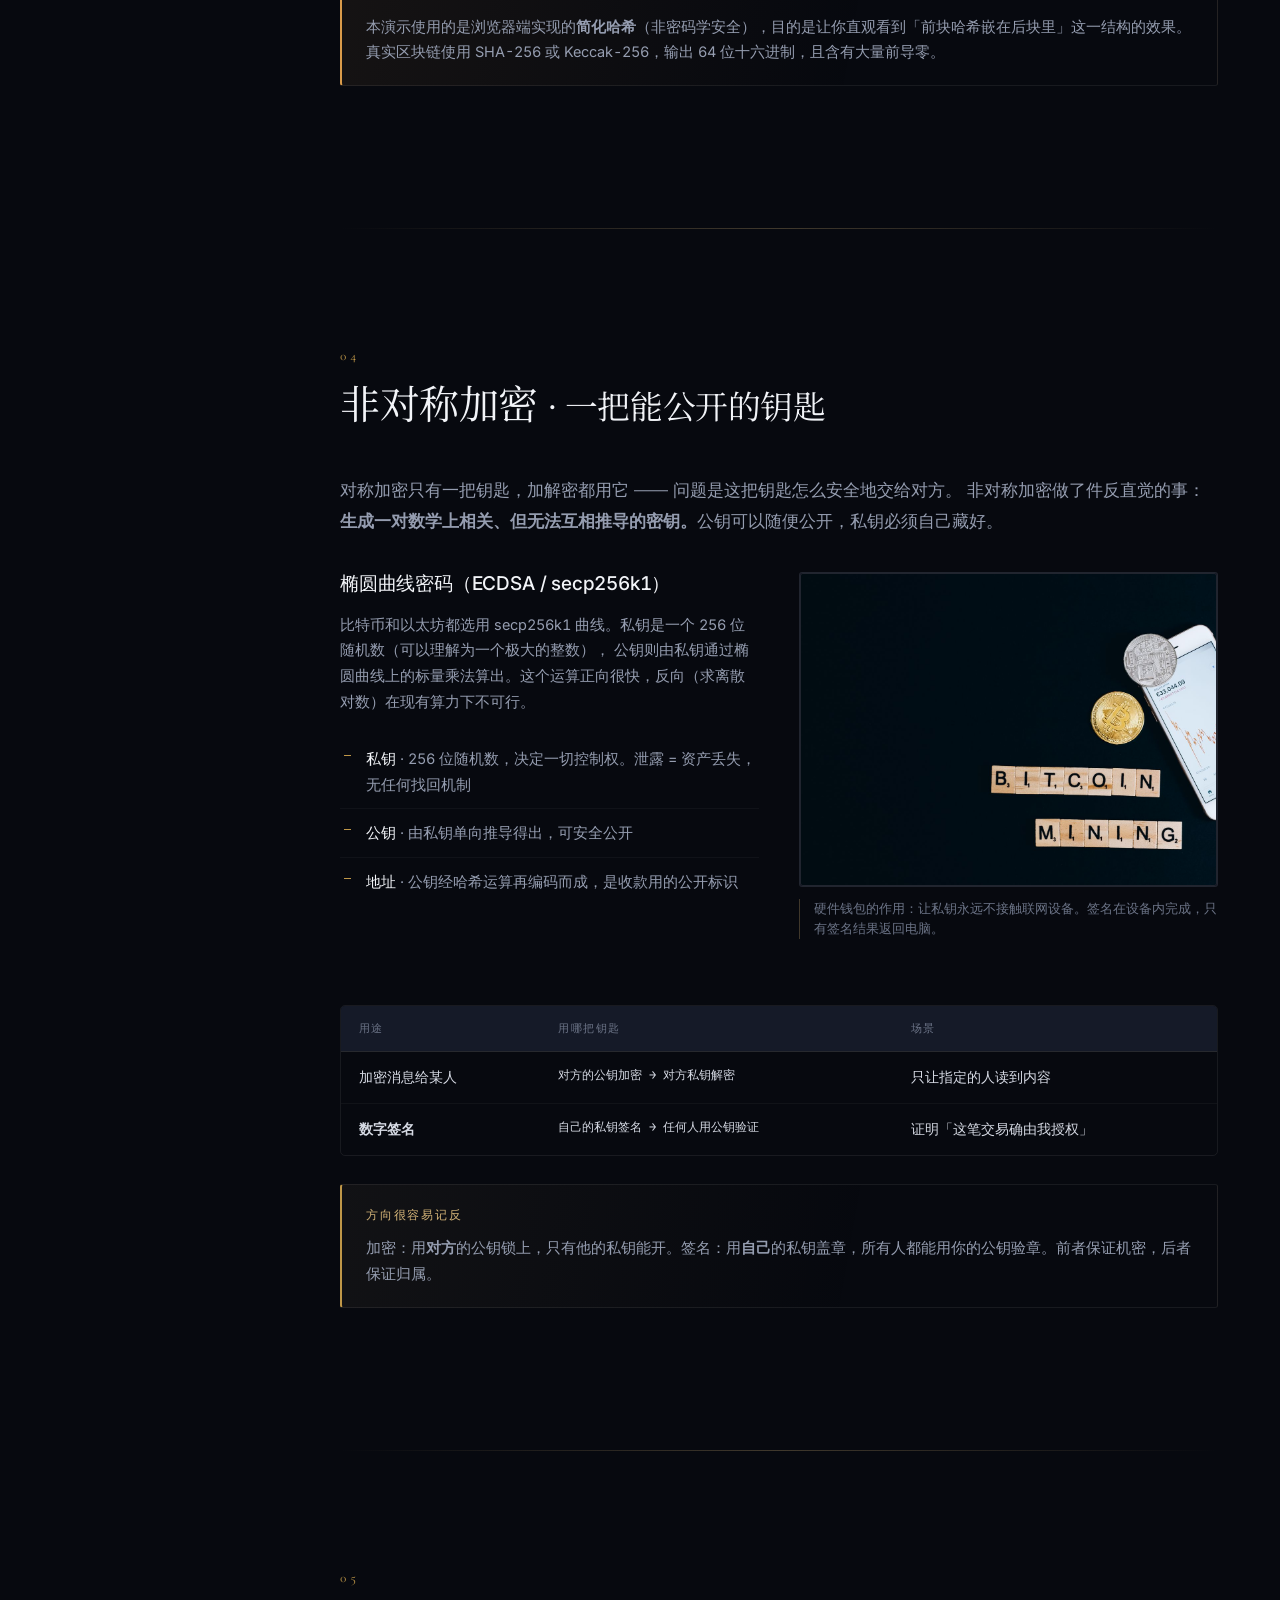
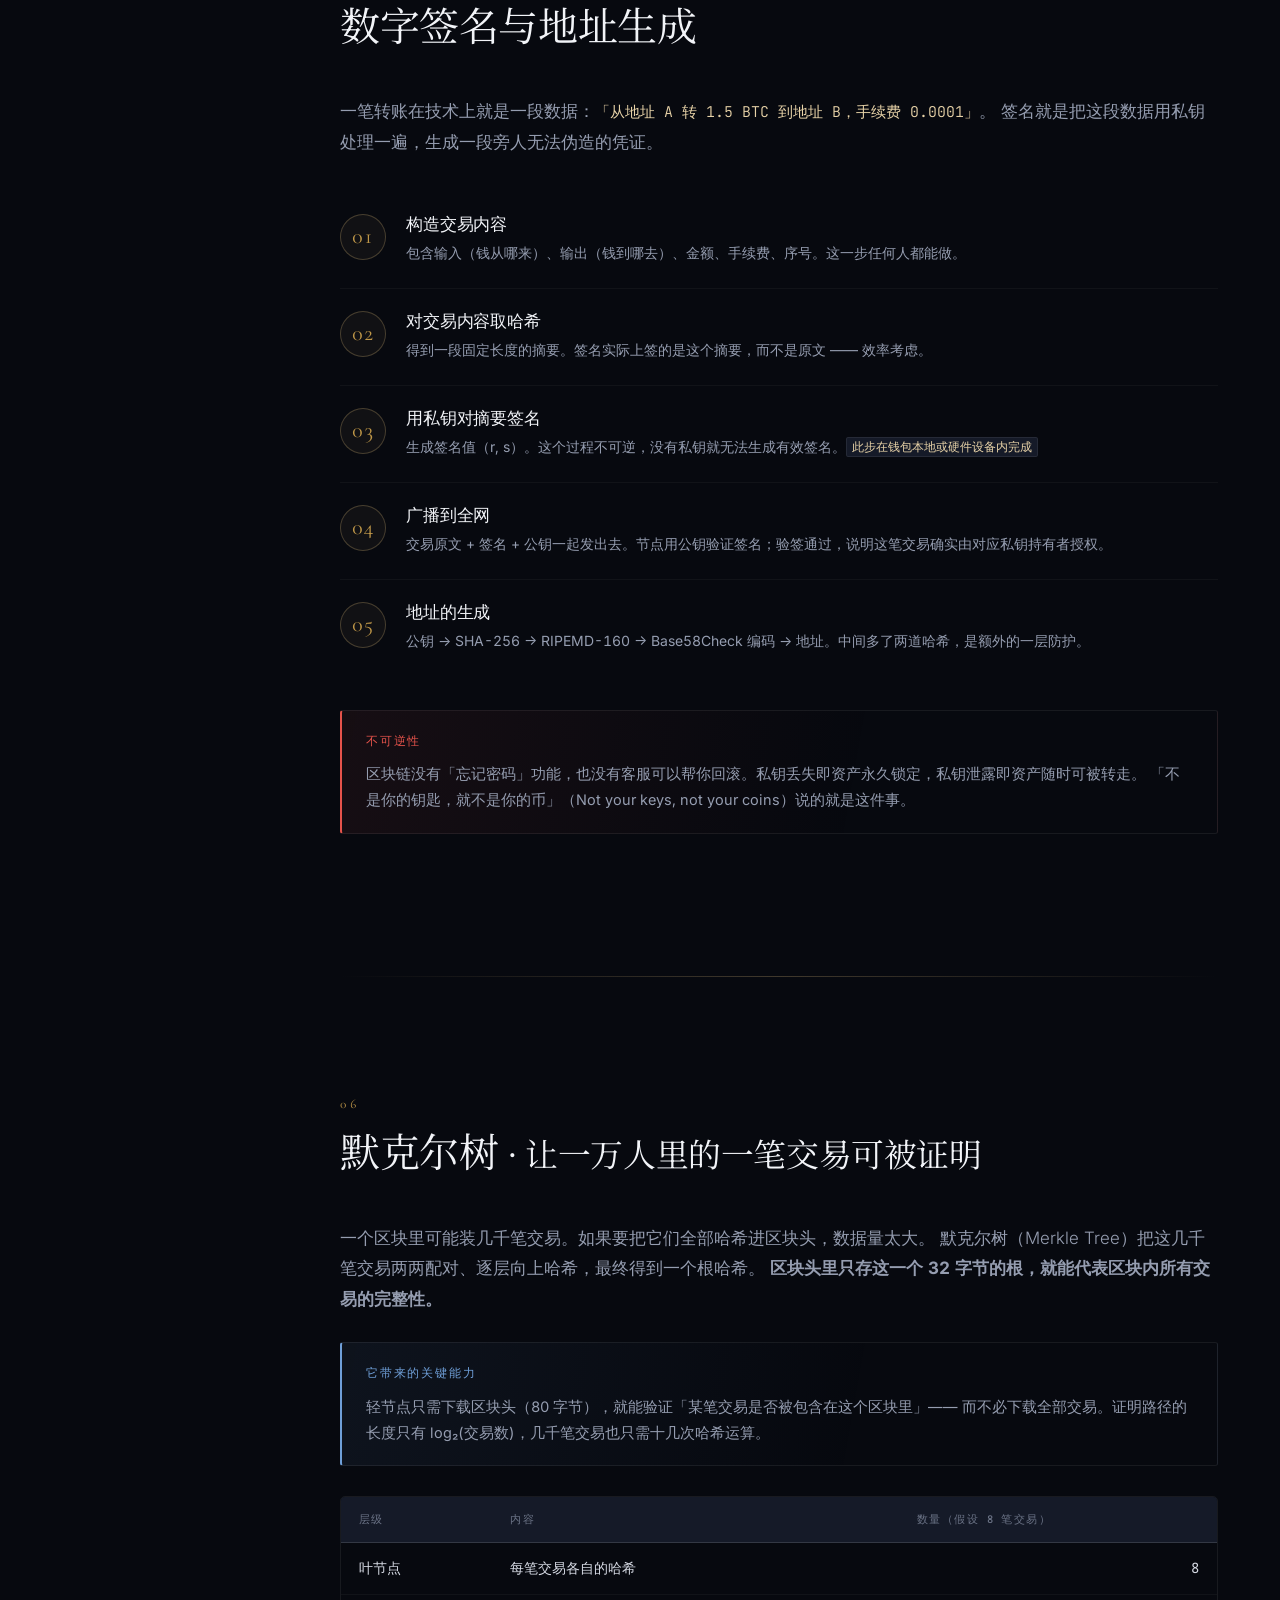
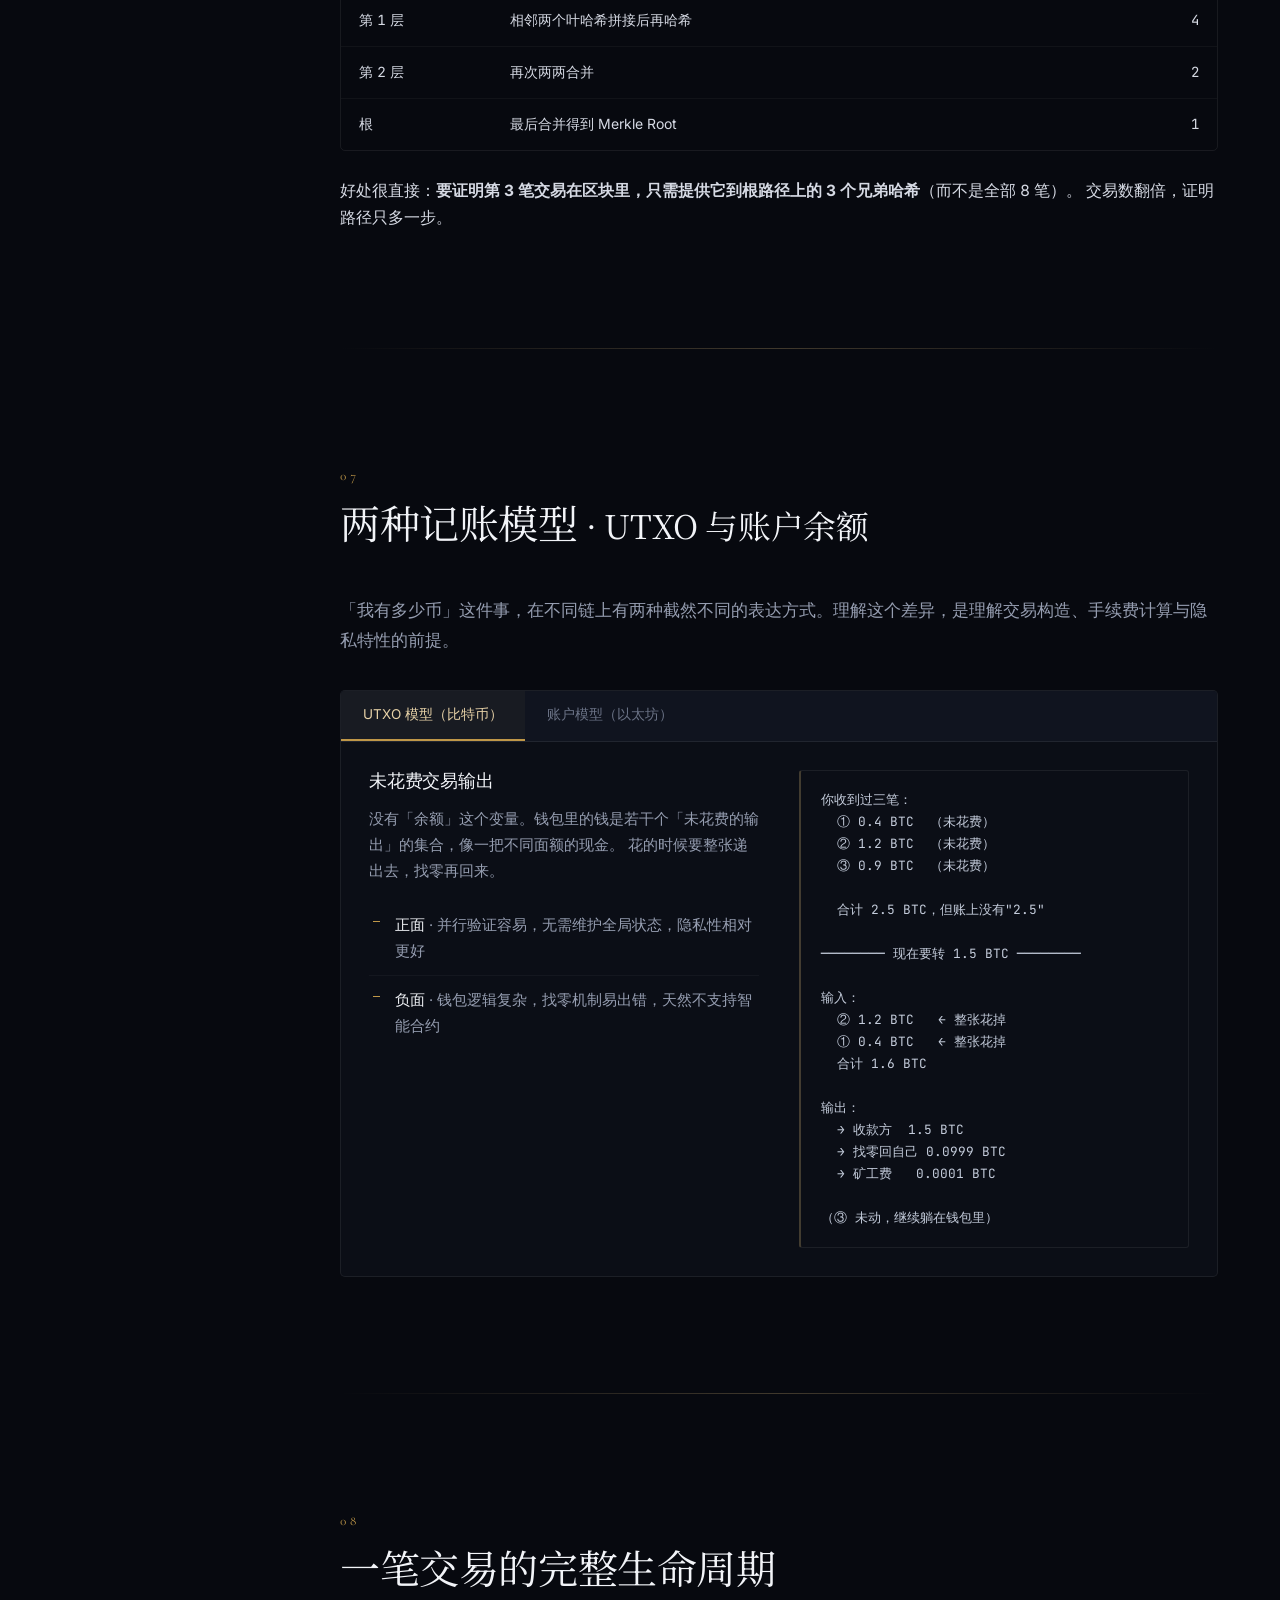
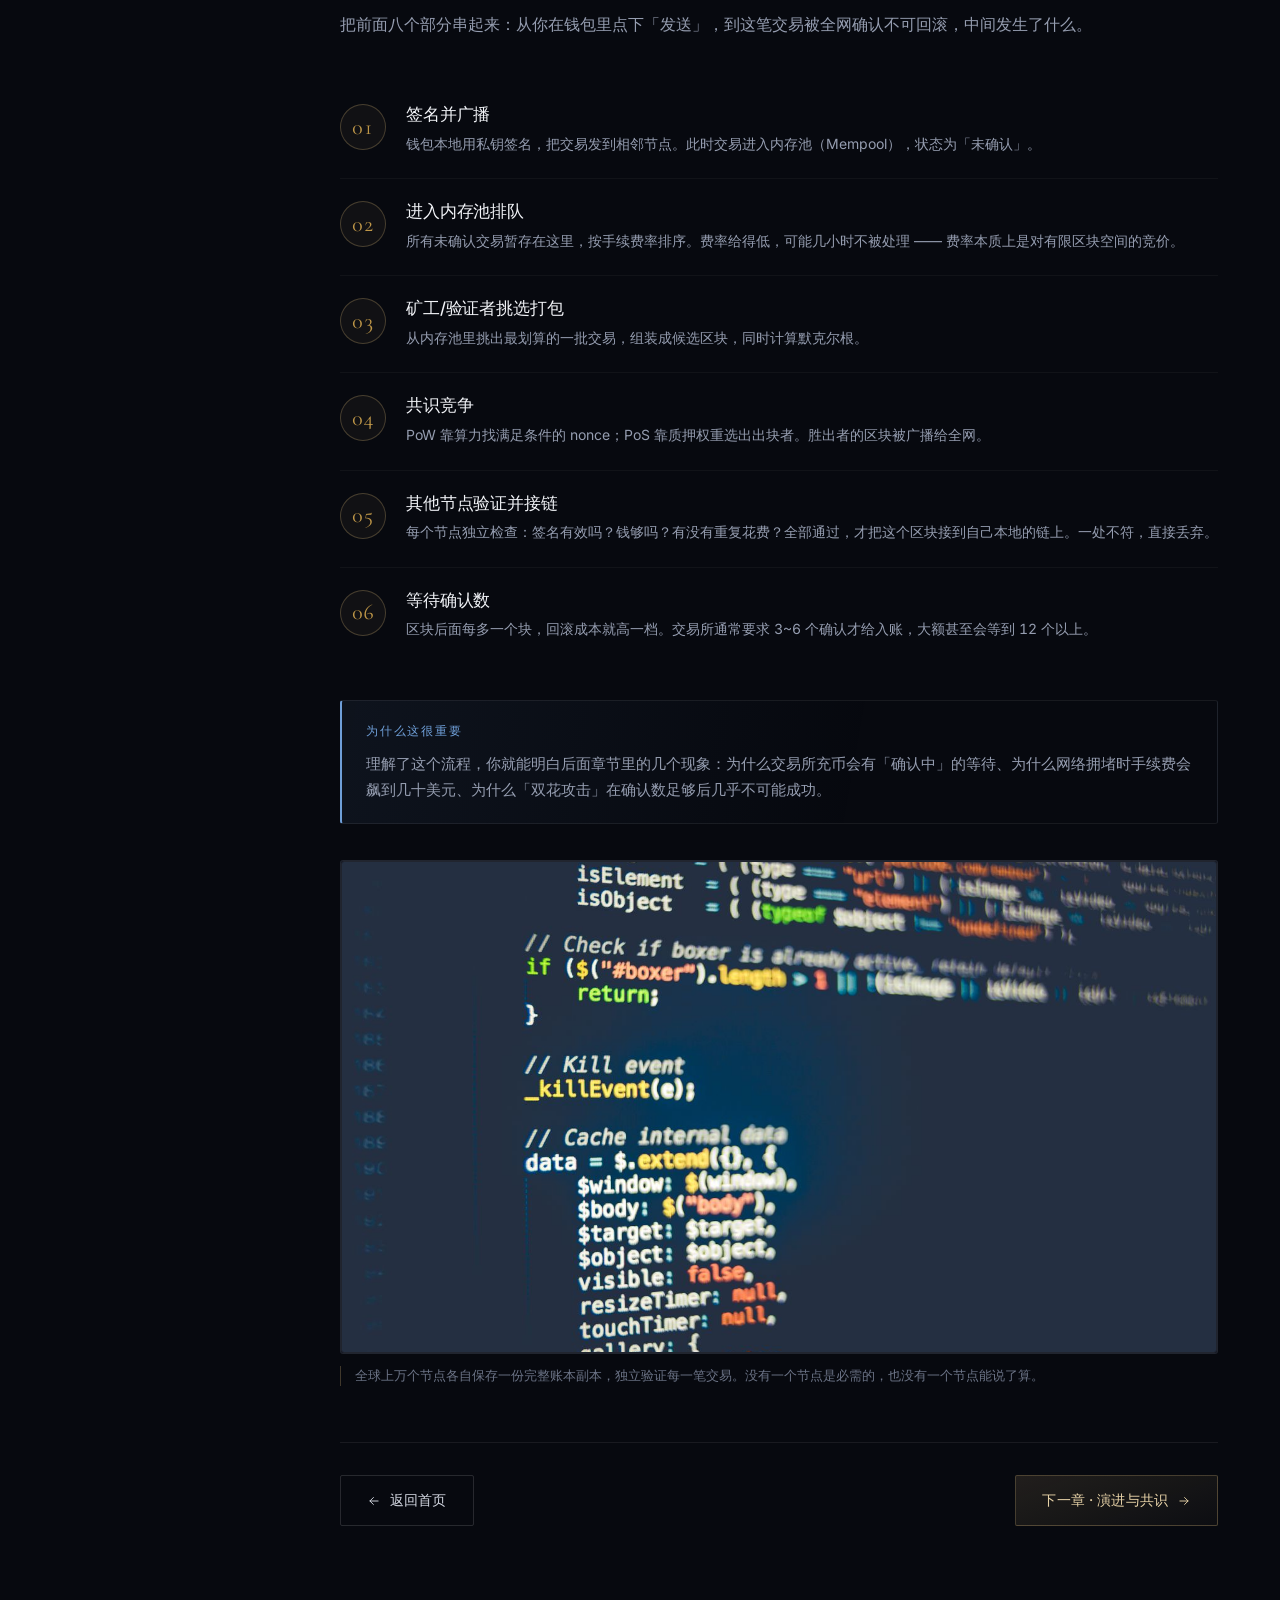
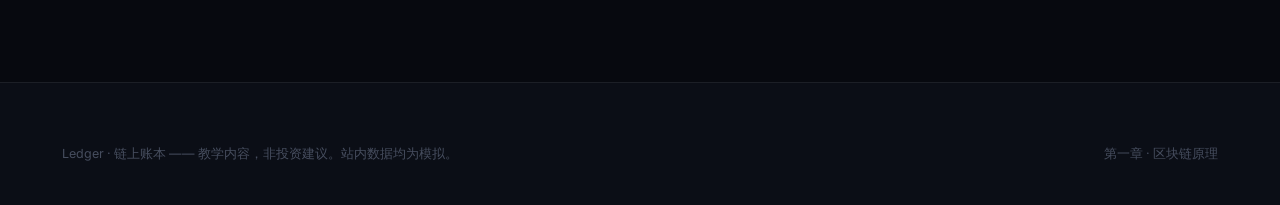
<file: pages/foundation.html>
<!DOCTYPE html>
<html lang="zh-CN">
<head>
<meta charset="UTF-8">
<meta name="viewport" content="width=device-width, initial-scale=1">
<title>第一章 · 区块链原理 — Ledger</title>
<meta name="description" content="哈希函数、非对称加密、数字签名、Merkle 树、UTXO 与账户模型：拆解区块链赖以成立的密码学原语。">
<link rel="icon" type="image/svg+xml" href="../favicon.svg">
<link rel="stylesheet" href="../assets/css/base.css">
<link rel="stylesheet" href="../assets/css/components.css">
</head>
<body>

<div class="progress"></div>

<nav class="nav">
  <div class="nav-in">
    <a href="../index.html" class="brand">
      <span class="brand-mark">
        <svg viewBox="0 0 24 24" fill="none" stroke="#d4b478" stroke-width="1.4">
          <rect x="3" y="7" width="7" height="10" rx="1"/><rect x="14" y="7" width="7" height="10" rx="1"/>
          <path d="M10 12h4" stroke-linecap="round"/>
        </svg>
      </span>
      <span class="brand-txt"><span class="brand-en">Ledger</span><span class="brand-cn">链上账本</span></span>
    </a>
    <div class="nav-links">
      <a href="../index.html">首页</a>
      <a href="foundation.html" class="active">区块链原理</a>
      <a href="evolution.html">演进与共识</a>
      <a href="cashflow.html">资金流路径</a>
      <a href="trading.html">交易与撮合</a>
      <a href="derivatives.html">期权与杠杆</a>
      <a href="build.html">平台开发</a>
      <a href="glossary.html" class="nav-cta">术语表</a>
    </div>
    <button class="nav-burger" aria-label="菜单"><span></span><span></span><span></span></button>
  </div>
</nav>

<header class="page-head">
  <div class="wrap">
    <div class="crumb"><a href="../index.html">首页</a><span>/</span>第一章</div>
    <span class="sec-num">CHAPTER I</span>
    <h1 class="display">Foundation</h1>
    <p class="cn-serif" style="font-family:var(--serif-cn);font-size:clamp(24px,3.4vw,34px);color:var(--fg);margin-top:2px;font-weight:300">区块链原理 —— 五种密码学原语的组合</p>
    <p class="lead">
      区块链不是一个发明，而是一次组装。它把哈希函数、非对称加密、数字签名、默克尔树和分布式账本这五样几十年前就存在的东西，
      用一种特定的方式咬合在一起，得到了一个此前从未有过的东西：一个不依赖任何中心权威、却能保证数据无法被悄悄篡改的账本。
      这一章我们逐个拆开这五个零件，再说明它们是如何被装在一起的。
    </p>
  </div>
</header>

<div class="wrap" style="padding-top:52px">
  <div class="doc-layout">

    <!-- ---------- 侧边目录 ---------- -->
    <aside class="toc">
      <div class="toc-t">本章目录</div>
      <a href="#core">01 · 核心问题</a>
      <a href="#hash">02 · 哈希函数</a>
      <a href="#chain">03 · 哈希链 · 交互演示</a>
      <a href="#asym">04 · 非对称加密</a>
      <a href="#sign">05 · 数字签名与地址</a>
      <a href="#merkle">06 · 默克尔树</a>
      <a href="#model">07 · UTXO 与账户模型</a>
      <a href="#tx">08 · 一笔交易的完整生命周期</a>
    </aside>

    <!-- ---------- 正文 ---------- -->
    <main>

      <!-- 01 核心问题 -->
      <section id="core" style="padding-top:0">
        <div class="sec-head">
          <span class="sec-num">01</span>
          <h2>先说清楚要解决什么问题</h2>
        </div>
        <p class="lead">
          假设有十个互不信任的人，要共同维护一本账。没有银行、没有法院、没有任何一个大家都服气的权威。
          传统做法是找一个中心机构来记账 —— 但问题立刻出现：如果这个中心偷偷改了账怎么办？如果中心挂了怎么办？
          如果不喜欢这个中心、想换一个，账本怎么交接？
        </p>
        <p style="margin-top:20px">
          区块链的回答很激进：<strong style="color:var(--fg-strong)">不用中心。让每个人都存一份完整的账本副本，用数学保证所有副本最终一致，且任何人都改不动历史。</strong>
        </p>

        <div class="grid g3" style="margin-top:34px">
          <div class="card">
            <h3 style="font-size:17px">问题一 · 防篡改</h3>
            <p>怎么保证没人能偷偷修改一笔已经记账的交易？答案：<b>哈希链</b> —— 每个区块把上一块的指纹嵌进自己，改一处则其后全部失效。</p>
          </div>
          <div class="card">
            <h3 style="font-size:17px">问题二 · 防伪造</h3>
            <p>怎么证明「这笔转账确实是我授权的」，且旁人无法伪造？答案：<b>数字签名</b> —— 只有私钥持有者能生成，任何人可用公钥验证。</p>
          </div>
          <div class="card">
            <h3 style="font-size:17px">问题三 · 防重复</h3>
            <p>怎么保证同一笔钱不会被花两次？答案：<b>全网共识 + 唯一账本</b> —— 所有节点按同一规则确认同一份交易顺序。</p>
          </div>
        </div>

        <div class="callout info" style="margin-top:34px">
          <div class="callout-t">关键认知</div>
          <p>区块链解决的从来不是「存储」问题，而是<b>在缺乏信任的环境下，就「事件的先后顺序」达成一致</b>的问题。账本的本质是一串有顺序的记录；只要所有人对顺序没有异议，账目就唯一。</p>
        </div>
      </section>

      <hr class="divider-gold">

      <!-- 02 哈希函数 -->
      <section id="hash">
        <div class="sec-head">
          <span class="sec-num">02</span>
          <h2>哈希函数 <span class="cn">· 数据的指纹</span></h2>
        </div>
        <figure>
          <div class="ratio r-21-9"><img src="../assets/img/hashing-visual.jpg" alt="代码与数据指纹"></div>
          <figcaption><b>哈希</b>把任意长度的输入压缩成固定长度的输出。输入改一个字符，输出面目全非 —— 这是全部防篡改能力的源头。</figcaption>
        </figure>

        <p class="lead">
          哈希函数（Hash Function）是整座大厦的地基。它接收任意长度的数据，输出一个固定长度的字符串。
          区块链里用的是<b>密码学哈希</b>，具备三个不可替代的性质。
        </p>

        <div class="tbl-wrap" style="margin-top:30px">
          <table>
            <thead><tr><th>性质</th><th>含义</th><th>为什么区块链需要它</th></tr></thead>
            <tbody>
              <tr>
                <td><b>确定性</b></td>
                <td>相同输入永远得到相同输出（同一次哈希）</td>
                <td>每个节点独立计算结果必然一致，无需互相信任</td>
              </tr>
              <tr>
                <td><b>单向性</b></td>
                <td>从哈希值无法反推出原文；只能暴力枚举</td>
                <td>哈希值可以公开，原文不必暴露</td>
              </tr>
              <tr>
                <td><b>雪崩效应</b></td>
                <td>输入改 1 个比特，输出约有一半比特翻转</td>
                <td>任何微小篡改都会留下无法掩盖的痕迹</td>
              </tr>
              <tr>
                <td><b>抗碰撞</b></td>
                <td>找不到两个不同输入产生同一输出</td>
                <td>哈希值可以安全地当作数据的唯一标识符</td>
              </tr>
            </tbody>
          </table>
        </div>

        <p style="margin-top:28px">
          SHA-256 是最常用的一个：无论输入是「a」还是一个 4GB 的电影，输出都恰好是 256 位（32 字节），
          通常写作 64 个十六进制字符。比特币的每一个区块、每一笔交易，都靠它来生成指纹。
        </p>

        <div class="callout">
          <div class="callout-t">一个直觉演示</div>
          <p style="font-family:var(--mono);font-size:13px;line-height:2">
            SHA-256("hello") → <span style="color:var(--gold-200);word-break:break-all">2cf24dba5fb0a30e26e83b2ac5b9e29e1b161e5c1fa7425e73043362938b9824</span><br>
            SHA-256("hellp") → <span style="color:var(--up);word-break:break-all">7f3b2c…（完全不一样）</span>
          </p>
          <p>只把 o 换成 p，输出没有一个字符是相同的。没有规律、无法预测、不可逆推 —— 这就是「指纹」的含义。</p>
        </div>

        <figure style="margin-top:34px">
          <div class="ratio r-16-9"><img src="../assets/img/data-center.jpg" alt="数据中心与算力"></div>
          <figcaption>哈希运算是纯计算、无记忆的过程。全球矿工同时在数以百万计的机器上做同一件事：反复试数、算哈希、比对目标值。</figcaption>
        </figure>

        <div class="img-cap-row">
          <figure>
            <div class="ratio r-4-3"><img src="../assets/img/ledger-report.jpg" alt="账本与报表"></div>
            <figcaption>账本的本质：一串有顺序的记录。</figcaption>
          </figure>
          <figure>
            <div class="ratio r-4-3"><img src="../assets/img/chart-btc.jpg" alt="比特币价格走势"></div>
            <figcaption>链上数据的价值最终体现在市场对它的一致认同上。</figcaption>
          </figure>
          <figure>
            <div class="ratio r-4-3"><img src="../assets/img/screen-chart.jpg" alt="行情分析屏"></div>
            <figcaption>不可篡改的记录，让历史价格成为可信的公共事实。</figcaption>
          </figure>
        </div>
      </section>

      <hr class="divider-gold">

      <!-- 03 哈希链交互 -->
      <section id="chain">
        <div class="sec-head">
          <span class="sec-num">03</span>
          <h2>哈希链 <span class="cn">· 亲手篡改一次账本</span></h2>
          <p>这是本站第一个交互演示。下面是一条四区块的链。你可以在区块 1、2、3 里直接修改交易内容，观察哈希与链状态如何连锁反应。</p>
        </div>

        <div class="hashlab" id="chainLab">
          <div class="hashlab-head">
            <h4>哈希链仿真器</h4>
            <div style="display:flex;gap:8px">
              <button class="btn ghost" style="padding:8px 16px;font-size:12.5px" data-chain-act="tamper">模拟黑客篡改区块 #1</button>
              <button class="btn ghost" style="padding:8px 16px;font-size:12.5px" data-chain-act="restore">恢复原始内容</button>
            </div>
          </div>
          <div class="hashlab-body">
            <div class="chain-body"></div>
            <div class="chain-status" style="margin-top:18px;padding:14px 18px;border-radius:3px;font-size:13.5px;border:1px solid var(--line)"></div>
            <style>
              .chain-status.ok { border-color:rgba(46,168,122,.32); background:var(--down-soft); color:#7fd4b0; }
              .chain-status.down { border-color:rgba(229,83,75,.32); background:var(--up-soft); color:#f09a94; }
            </style>
          </div>
        </div>

        <p style="margin-top:26px">
          试着做几件事：把区块 #1 里的「Alice → Bob」改成「Alice → 攻击者」；或者只把一个数字从 1.50 改成 1.51。
          <b>不管改动多小，区块 #1 的哈希都会彻底改变，而区块 #2 里记录的「上一区块哈希」随即对不上 —— 链在这里断了。</b>
        </p>
        <p style="margin-top:16px">
          想修复？攻击者必须重新计算区块 #1 的哈希，然后重算 #2（因为 #2 引用了 #1 的新哈希），再重算 #3。
          算力成本随链长指数上升。在真实网络中，他还必须在算力竞速中超过全网诚实节点，这就是工作量证明的护城河。
        </p>

        <div class="callout warn">
          <div class="callout-t">注意</div>
          <p>本演示使用的是浏览器端实现的<b>简化哈希</b>（非密码学安全），目的是让你直观看到「前块哈希嵌在后块里」这一结构的效果。真实区块链使用 SHA-256 或 Keccak-256，输出 64 位十六进制，且含有大量前导零。</p>
        </div>
      </section>

      <hr class="divider-gold">

      <!-- 04 非对称加密 -->
      <section id="asym">
        <div class="sec-head">
          <span class="sec-num">04</span>
          <h2>非对称加密 <span class="cn">· 一把能公开的钥匙</span></h2>
        </div>

        <p class="lead">
          对称加密只有一把钥匙，加解密都用它 —— 问题是这把钥匙怎么安全地交给对方。
          非对称加密做了件反直觉的事：<b>生成一对数学上相关、但无法互相推导的密钥。</b>公钥可以随便公开，私钥必须自己藏好。
        </p>

        <div class="two-col" style="margin-top:36px">
          <div>
            <h3 style="font-size:19px;margin-bottom:16px">椭圆曲线密码（ECDSA / secp256k1）</h3>
            <p style="color:var(--fg-muted);font-size:14.5px">
              比特币和以太坊都选用 secp256k1 曲线。私钥是一个 256 位随机数（可以理解为一个极大的整数），
              公钥则由私钥通过椭圆曲线上的标量乘法算出。这个运算正向很快，反向（求离散对数）在现有算力下不可行。
            </p>
            <ul class="list-clean" style="margin-top:20px">
              <li><strong>私钥</strong> · 256 位随机数，决定一切控制权。泄露 = 资产丢失，无任何找回机制</li>
              <li><strong>公钥</strong> · 由私钥单向推导得出，可安全公开</li>
              <li><strong>地址</strong> · 公钥经哈希运算再编码而成，是收款用的公开标识</li>
            </ul>
          </div>
          <div>
            <figure style="margin-top:0">
              <div class="ratio r-4-3"><img src="../assets/img/hardware-wallet.jpg" alt="硬件钱包"></div>
              <figcaption>硬件钱包的作用：让私钥永远不接触联网设备。签名在设备内完成，只有签名结果返回电脑。</figcaption>
            </figure>
          </div>
        </div>

        <div class="tbl-wrap" style="margin-top:34px">
          <table>
            <thead><tr><th>用途</th><th>用哪把钥匙</th><th>场景</th></tr></thead>
            <tbody>
              <tr><td>加密消息给某人</td><td class="mono">对方的公钥加密 → 对方私钥解密</td><td>只让指定的人读到内容</td></tr>
              <tr><td><b>数字签名</b></td><td class="mono">自己的私钥签名 → 任何人用公钥验证</td><td>证明「这笔交易确由我授权」</td></tr>
            </tbody>
          </table>
        </div>

        <div class="callout" style="margin-top:28px">
          <div class="callout-t">方向很容易记反</div>
          <p>加密：用<b>对方</b>的公钥锁上，只有他的私钥能开。签名：用<b>自己</b>的私钥盖章，所有人都能用你的公钥验章。前者保证机密，后者保证归属。</p>
        </div>
      </section>

      <hr class="divider-gold">

      <!-- 05 数字签名与地址 -->
      <section id="sign">
        <div class="sec-head">
          <span class="sec-num">05</span>
          <h2>数字签名与地址生成</h2>
        </div>

        <p class="lead">
          一笔转账在技术上就是一段数据：<span class="mono" style="color:var(--gold-200)">「从地址 A 转 1.5 BTC 到地址 B，手续费 0.0001」</span>。
          签名就是把这段数据用私钥处理一遍，生成一段旁人无法伪造的凭证。
        </p>

        <div class="steps" style="margin-top:34px">
          <div class="step">
            <div class="step-n"></div>
            <div>
              <h4>构造交易内容</h4>
              <p>包含输入（钱从哪来）、输出（钱到哪去）、金额、手续费、序号。这一步任何人都能做。</p>
            </div>
          </div>
          <div class="step">
            <div class="step-n"></div>
            <div>
              <h4>对交易内容取哈希</h4>
              <p>得到一段固定长度的摘要。签名实际上签的是这个摘要，而不是原文 —— 效率考虑。</p>
            </div>
          </div>
          <div class="step">
            <div class="step-n"></div>
            <div>
              <h4>用私钥对摘要签名</h4>
              <p>生成签名值（r, s）。这个过程不可逆，没有私钥就无法生成有效签名。<code>此步在钱包本地或硬件设备内完成</code></p>
            </div>
          </div>
          <div class="step">
            <div class="step-n"></div>
            <div>
              <h4>广播到全网</h4>
              <p>交易原文 + 签名 + 公钥一起发出去。节点用公钥验证签名；验签通过，说明这笔交易确实由对应私钥持有者授权。</p>
            </div>
          </div>
          <div class="step">
            <div class="step-n"></div>
            <div>
              <h4>地址的生成</h4>
              <p>公钥 → SHA-256 → RIPEMD-160 → Base58Check 编码 → 地址。中间多了两道哈希，是额外的一层防护。</p>
            </div>
          </div>
        </div>

        <div class="callout danger" style="margin-top:34px">
          <div class="callout-t">不可逆性</div>
          <p>区块链没有「忘记密码」功能，也没有客服可以帮你回滚。私钥丢失即资产永久锁定，私钥泄露即资产随时可被转走。
          「不是你的钥匙，就不是你的币」（Not your keys, not your coins）说的就是这件事。</p>
        </div>
      </section>

      <hr class="divider-gold">

      <!-- 06 默克尔树 -->
      <section id="merkle">
        <div class="sec-head">
          <span class="sec-num">06</span>
          <h2>默克尔树 <span class="cn">· 让一万人里的一笔交易可被证明</span></h2>
        </div>

        <p class="lead">
          一个区块里可能装几千笔交易。如果要把它们全部哈希进区块头，数据量太大。
          默克尔树（Merkle Tree）把这几千笔交易两两配对、逐层向上哈希，最终得到一个根哈希。
          <b>区块头里只存这一个 32 字节的根，就能代表区块内所有交易的完整性。</b>
        </p>

        <div class="callout info" style="margin-top:28px">
          <div class="callout-t">它带来的关键能力</div>
          <p>轻节点只需下载区块头（80 字节），就能验证「某笔交易是否被包含在这个区块里」—— 而不必下载全部交易。证明路径的长度只有 log₂(交易数)，几千笔交易也只需十几次哈希运算。</p>
        </div>

        <div class="tbl-wrap" style="margin-top:30px">
          <table>
            <thead><tr><th>层级</th><th>内容</th><th>数量（假设 8 笔交易）</th></tr></thead>
            <tbody>
              <tr><td>叶节点</td><td>每笔交易各自的哈希</td><td class="num">8</td></tr>
              <tr><td>第 1 层</td><td>相邻两个叶哈希拼接后再哈希</td><td class="num">4</td></tr>
              <tr><td>第 2 层</td><td>再次两两合并</td><td class="num">2</td></tr>
              <tr><td>根</td><td>最后合并得到 Merkle Root</td><td class="num">1</td></tr>
            </tbody>
          </table>
        </div>

        <p style="margin-top:26px">
          好处很直接：<b>要证明第 3 笔交易在区块里，只需提供它到根路径上的 3 个兄弟哈希</b>（而不是全部 8 笔）。
          交易数翻倍，证明路径只多一步。
        </p>
      </section>

      <hr class="divider-gold">

      <!-- 07 UTXO 与账户模型 -->
      <section id="model">
        <div class="sec-head">
          <span class="sec-num">07</span>
          <h2>两种记账模型 <span class="cn">· UTXO 与账户余额</span></h2>
        </div>

        <p class="lead">
          「我有多少币」这件事，在不同链上有两种截然不同的表达方式。理解这个差异，是理解交易构造、手续费计算与隐私特性的前提。
        </p>

        <div class="tabs" data-tabs style="margin-top:34px">
          <div class="tab-bar">
            <button class="on">UTXO 模型（比特币）</button>
            <button>账户模型（以太坊）</button>
          </div>
          <div class="tab-panel on">
            <div class="two-col">
              <div>
                <h3 style="font-size:18px;margin-bottom:14px">未花费交易输出</h3>
                <p style="color:var(--fg-muted);font-size:14.5px">
                  没有「余额」这个变量。钱包里的钱是若干个「未花费的输出」的集合，像一把不同面额的现金。
                  花的时候要整张递出去，找零再回来。
                </p>
                <ul class="list-clean" style="margin-top:18px">
                  <li><strong>正面</strong> · 并行验证容易，无需维护全局状态，隐私性相对更好</li>
                  <li><strong>负面</strong> · 钱包逻辑复杂，找零机制易出错，天然不支持智能合约</li>
                </ul>
              </div>
              <div>
                <pre style="margin:0">你收到过三笔：
  ① 0.4 BTC  （未花费）
  ② 1.2 BTC  （未花费）
  ③ 0.9 BTC  （未花费）

  合计 2.5 BTC，但账上没有"2.5"

──────── 现在要转 1.5 BTC ────────

输入：
  ② 1.2 BTC   ← 整张花掉
  ① 0.4 BTC   ← 整张花掉
  合计 1.6 BTC

输出：
  → 收款方  1.5 BTC
  → 找零回自己 0.0999 BTC
  → 矿工费   0.0001 BTC

（③ 未动，继续躺在钱包里）</pre>
              </div>
            </div>
          </div>
          <div class="tab-panel">
            <div class="two-col">
              <div>
                <h3 style="font-size:18px;margin-bottom:14px">全局状态 + 余额</h3>
                <p style="color:var(--fg-muted);font-size:14.5px">
                  更像银行账户。每条记录是「某地址当前有多少币」，再加一个 nonce 计数器防止重放。
                  转账就是减少一方、增加另一方。
                </p>
                <ul class="list-clean" style="margin-top:18px">
                  <li><strong>正面</strong> · 直观易懂，状态查询高效，原生支持智能合约（合约也只是一个账户）</li>
                  <li><strong>负面</strong> · 全局状态膨胀，交易并行处理困难，顺序依赖强</li>
                </ul>
              </div>
              <div>
                <pre style="margin:0">状态是一张表（世界状态）：

 0x7a3f…  余额 2.5 ETH   nonce 47
 0x11bc…  余额 0.8 ETH   nonce 12
 0x9de4…  余额 15.2 ETH  nonce 203

──────── 转账 1.5 ETH ────────

交易载荷：
  from   0x7a3f…
  to     0x11bc…
  value  1.5 ETH
  nonce  47        ← 必须等于当前值
  gas    21000

执行后：
  0x7a3f…  余额 1.0 ETH   nonce 48
  0x11bc…  余额 2.3 ETH

（nonce 递增，同一笔交易无法重复提交）</pre>
              </div>
            </div>
          </div>
        </div>
      </section>

      <hr class="divider-gold">

      <!-- 08 交易生命周期 -->
      <section id="tx">
        <div class="sec-head">
          <span class="sec-num">08</span>
          <h2>一笔交易的完整生命周期</h2>
          <p>把前面八个部分串起来：从你在钱包里点下「发送」，到这笔交易被全网确认不可回滚，中间发生了什么。</p>
        </div>

        <div class="steps">
          <div class="step">
            <div class="step-n"></div>
            <div>
              <h4>签名并广播</h4>
              <p>钱包本地用私钥签名，把交易发到相邻节点。此时交易进入内存池（Mempool），状态为「未确认」。</p>
            </div>
          </div>
          <div class="step">
            <div class="step-n"></div>
            <div>
              <h4>进入内存池排队</h4>
              <p>所有未确认交易暂存在这里，按手续费率排序。费率给得低，可能几小时不被处理 —— 费率本质上是对有限区块空间的竞价。</p>
            </div>
          </div>
          <div class="step">
            <div class="step-n"></div>
            <div>
              <h4>矿工/验证者挑选打包</h4>
              <p>从内存池里挑出最划算的一批交易，组装成候选区块，同时计算默克尔根。</p>
            </div>
          </div>
          <div class="step">
            <div class="step-n"></div>
            <div>
              <h4>共识竞争</h4>
              <p>PoW 靠算力找满足条件的 nonce；PoS 靠质押权重选出出块者。胜出者的区块被广播给全网。</p>
            </div>
          </div>
          <div class="step">
            <div class="step-n"></div>
            <div>
              <h4>其他节点验证并接链</h4>
              <p>每个节点独立检查：签名有效吗？钱够吗？有没有重复花费？全部通过，才把这个区块接到自己本地的链上。一处不符，直接丢弃。</p>
            </div>
          </div>
          <div class="step">
            <div class="step-n"></div>
            <div>
              <h4>等待确认数</h4>
              <p>区块后面每多一个块，回滚成本就高一档。交易所通常要求 3~6 个确认才给入账，大额甚至会等到 12 个以上。</p>
            </div>
          </div>
        </div>

        <div class="callout info" style="margin-top:36px">
          <div class="callout-t">为什么这很重要</div>
          <p>理解了这个流程，你就能明白后面章节里的几个现象：为什么交易所充币会有「确认中」的等待、为什么网络拥堵时手续费会飙到几十美元、为什么「双花攻击」在确认数足够后几乎不可能成功。</p>
        </div>

        <figure style="margin-top:36px">
          <div class="ratio r-16-9"><img src="../assets/img/server-room.jpg" alt="网络节点"></div>
          <figcaption>全球上万个节点各自保存一份完整账本副本，独立验证每一笔交易。没有一个节点是必需的，也没有一个节点能说了算。</figcaption>
        </figure>

        <!-- 导航 -->
        <div style="margin-top:56px;padding-top:32px;border-top:1px solid var(--line);display:flex;justify-content:space-between;gap:20px;flex-wrap:wrap">
          <a href="../index.html" class="btn ghost">
            <svg viewBox="0 0 24 24" fill="none" stroke="currentColor" stroke-width="1.6"><path d="M19 12H5M11 18l-6-6 6-6" stroke-linecap="round" stroke-linejoin="round"/></svg>
            返回首页
          </a>
          <a href="evolution.html" class="btn">
            下一章 · 演进与共识
            <svg viewBox="0 0 24 24" fill="none" stroke="currentColor" stroke-width="1.6"><path d="M5 12h14M13 6l6 6-6 6" stroke-linecap="round" stroke-linejoin="round"/></svg>
          </a>
        </div>
      </section>

    </main>
  </div>
</div>

<footer>
  <div class="wrap">
    <div class="foot-bot" style="border-top:0;padding-top:0">
      <p>Ledger · 链上账本 —— 教学内容，非投资建议。站内数据均为模拟。</p>
      <p>第一章 · 区块链原理</p>
    </div>
  </div>
</footer>

<script src="../assets/js/app.js"></script>
</body>
</html>
</file>
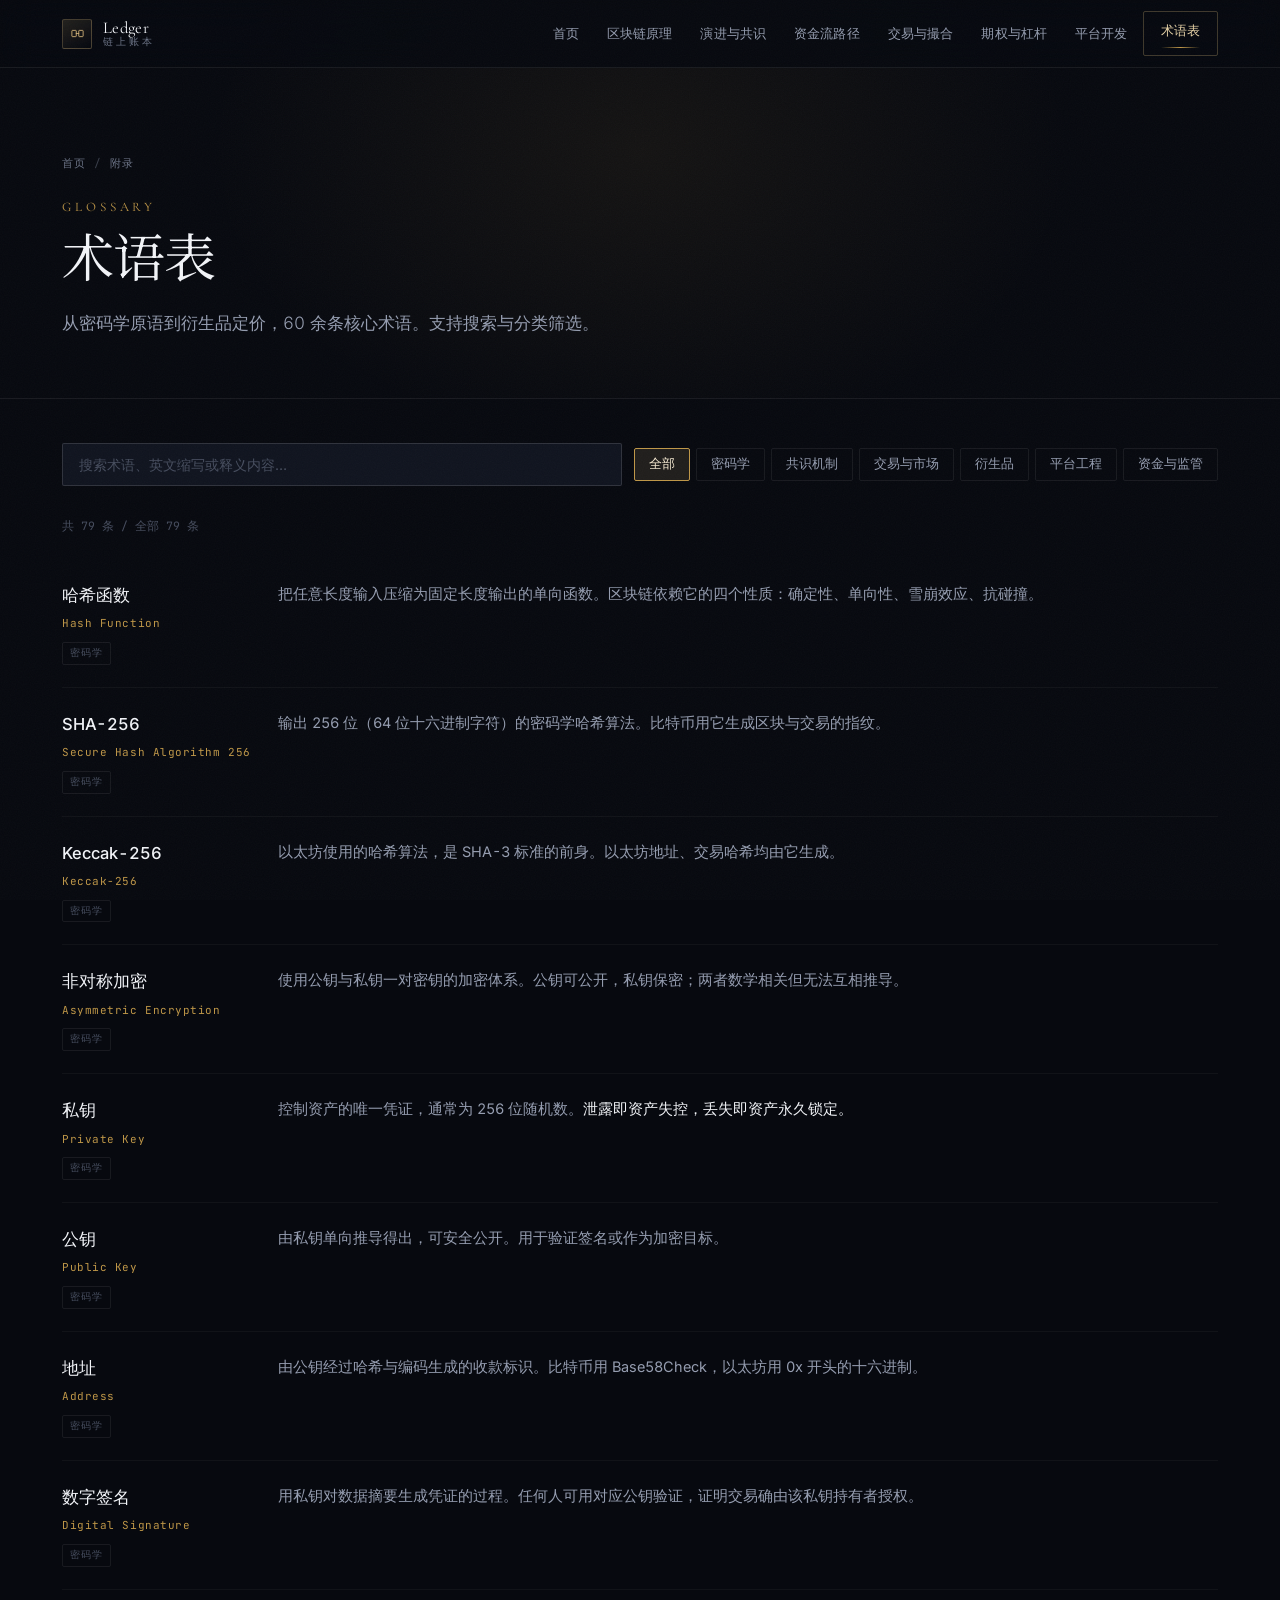
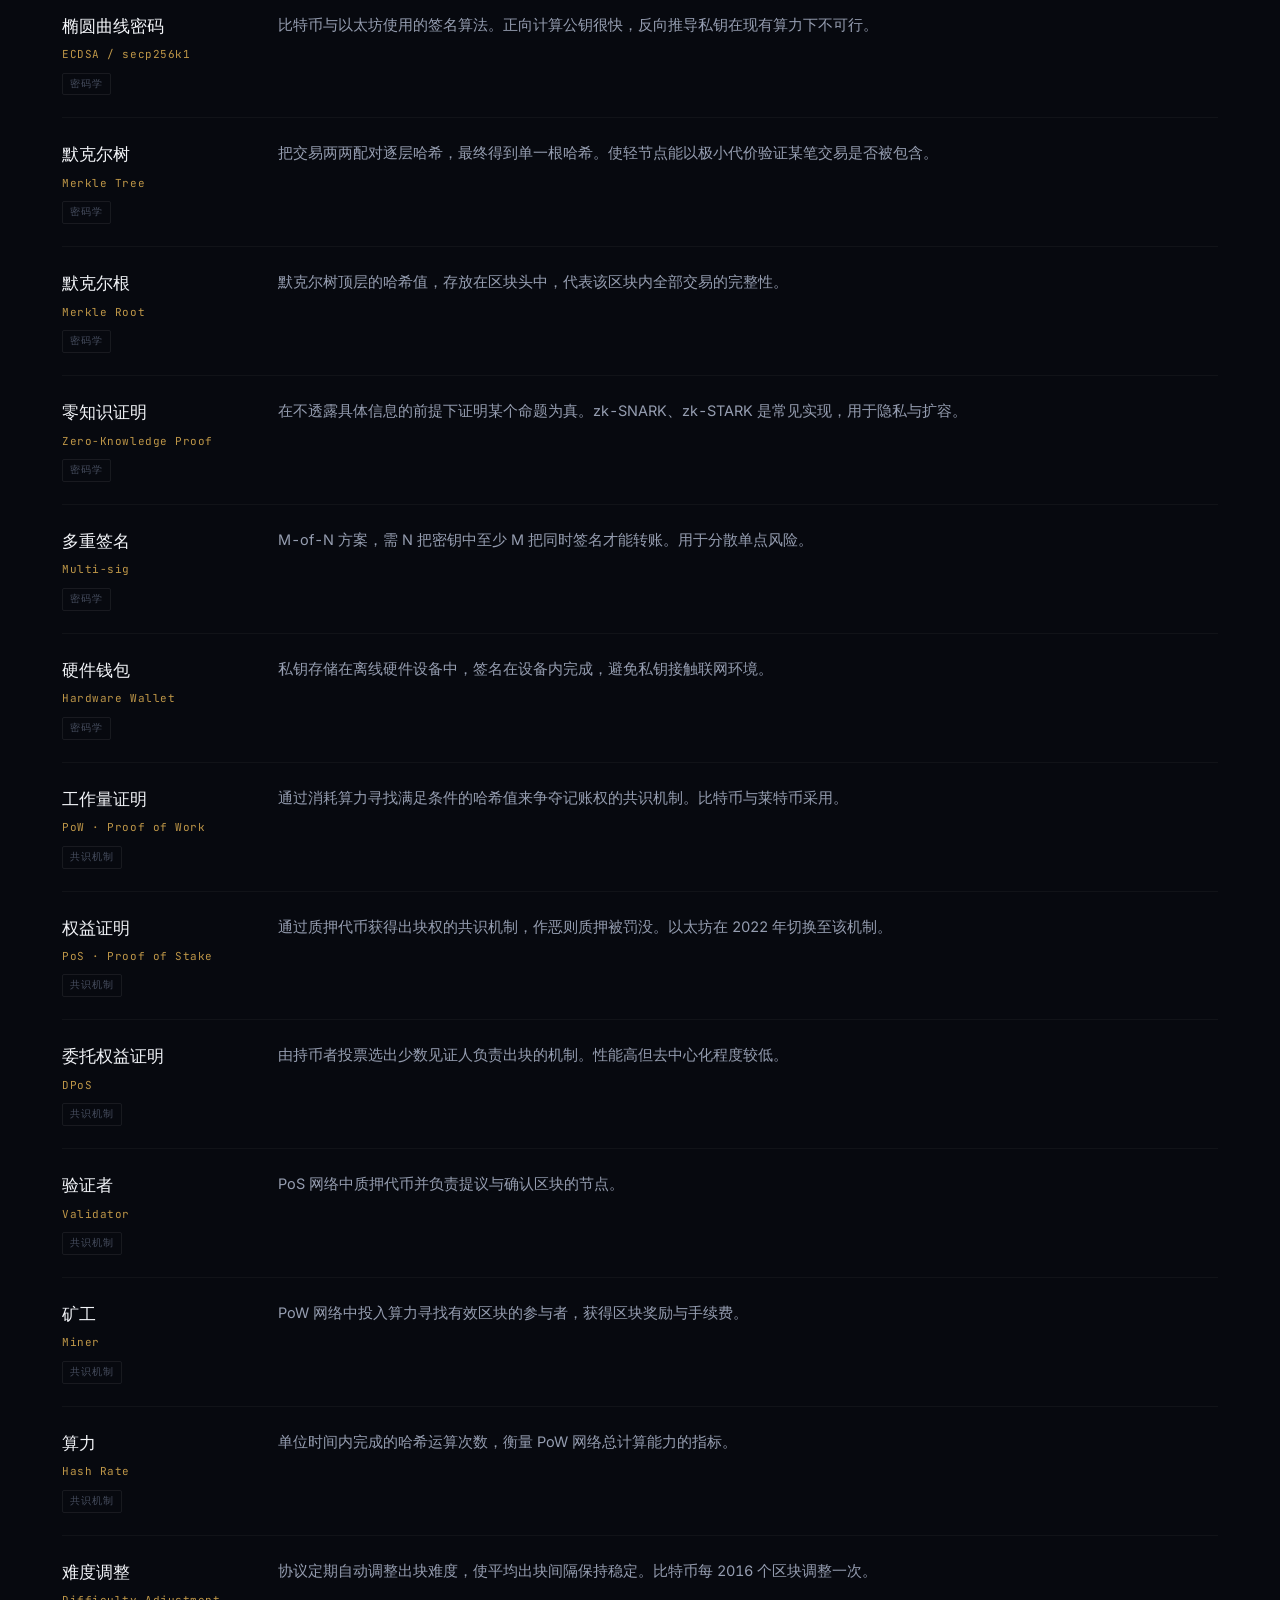
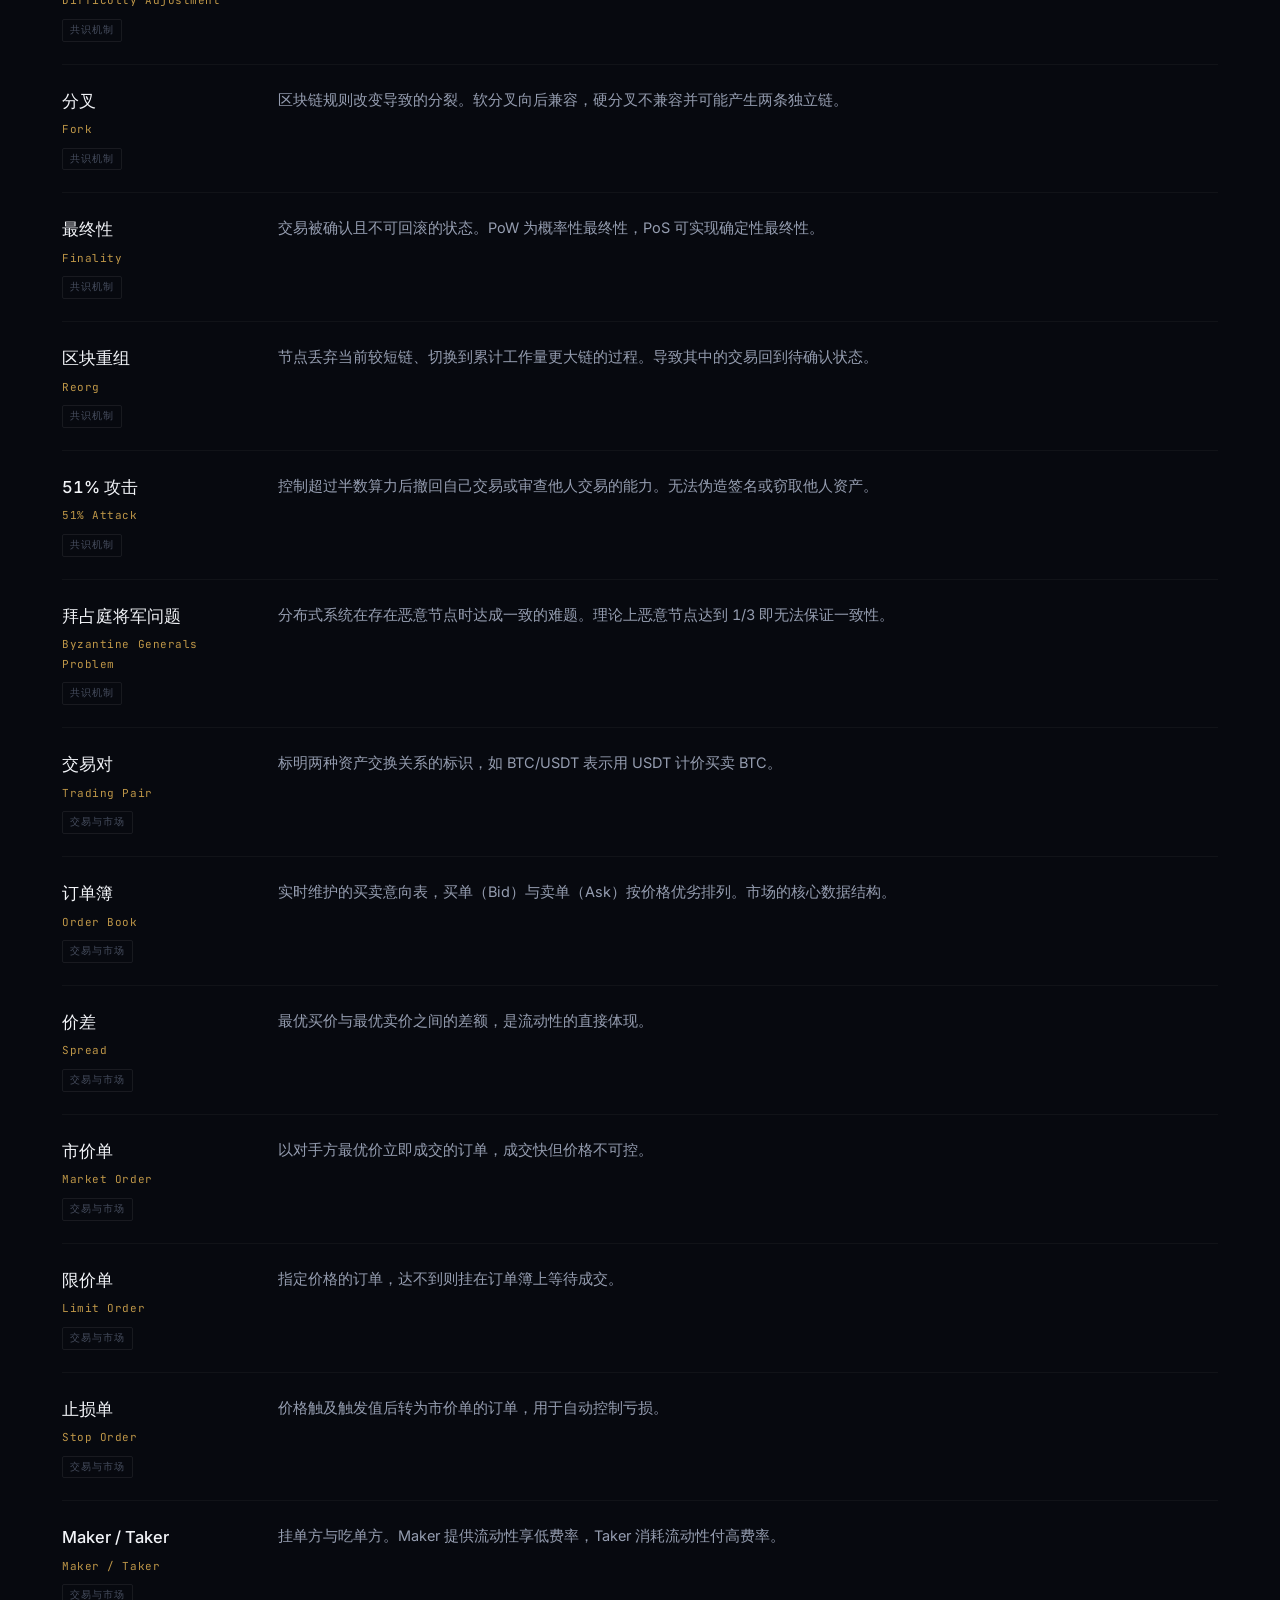
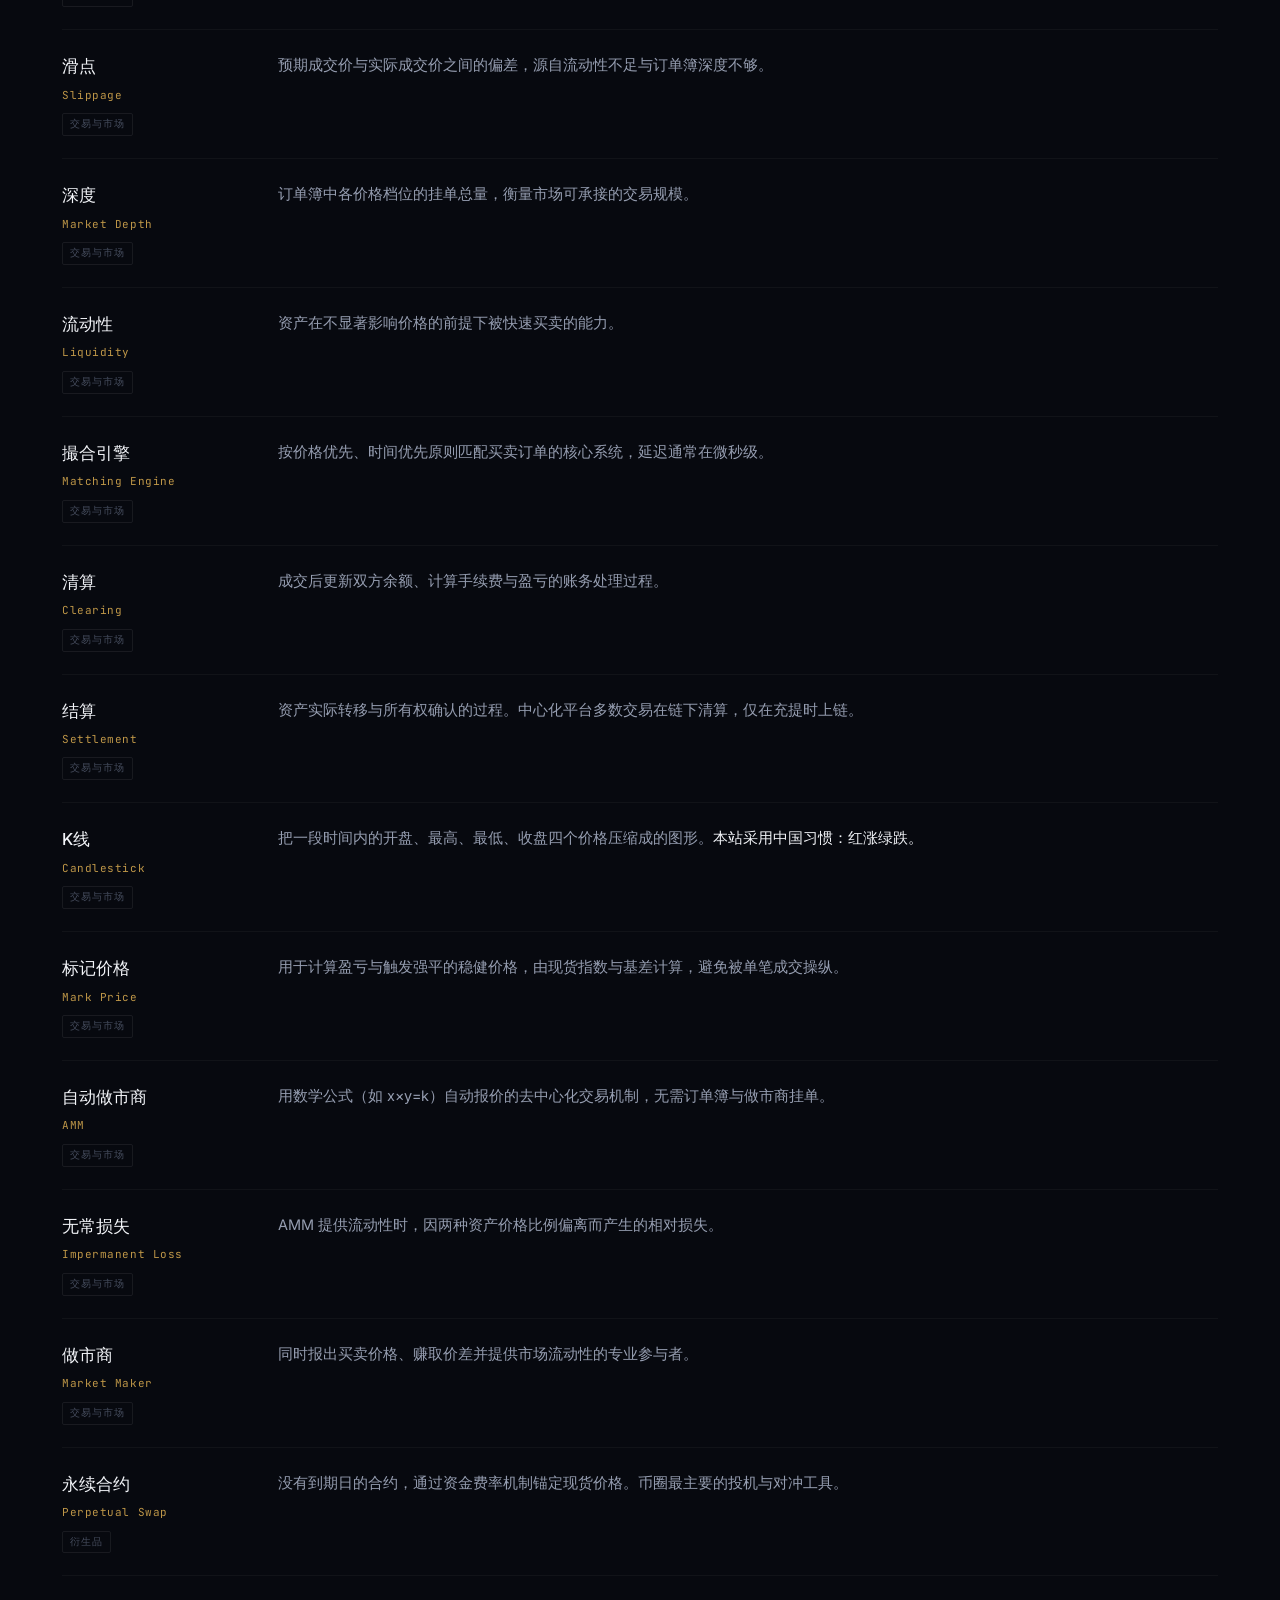
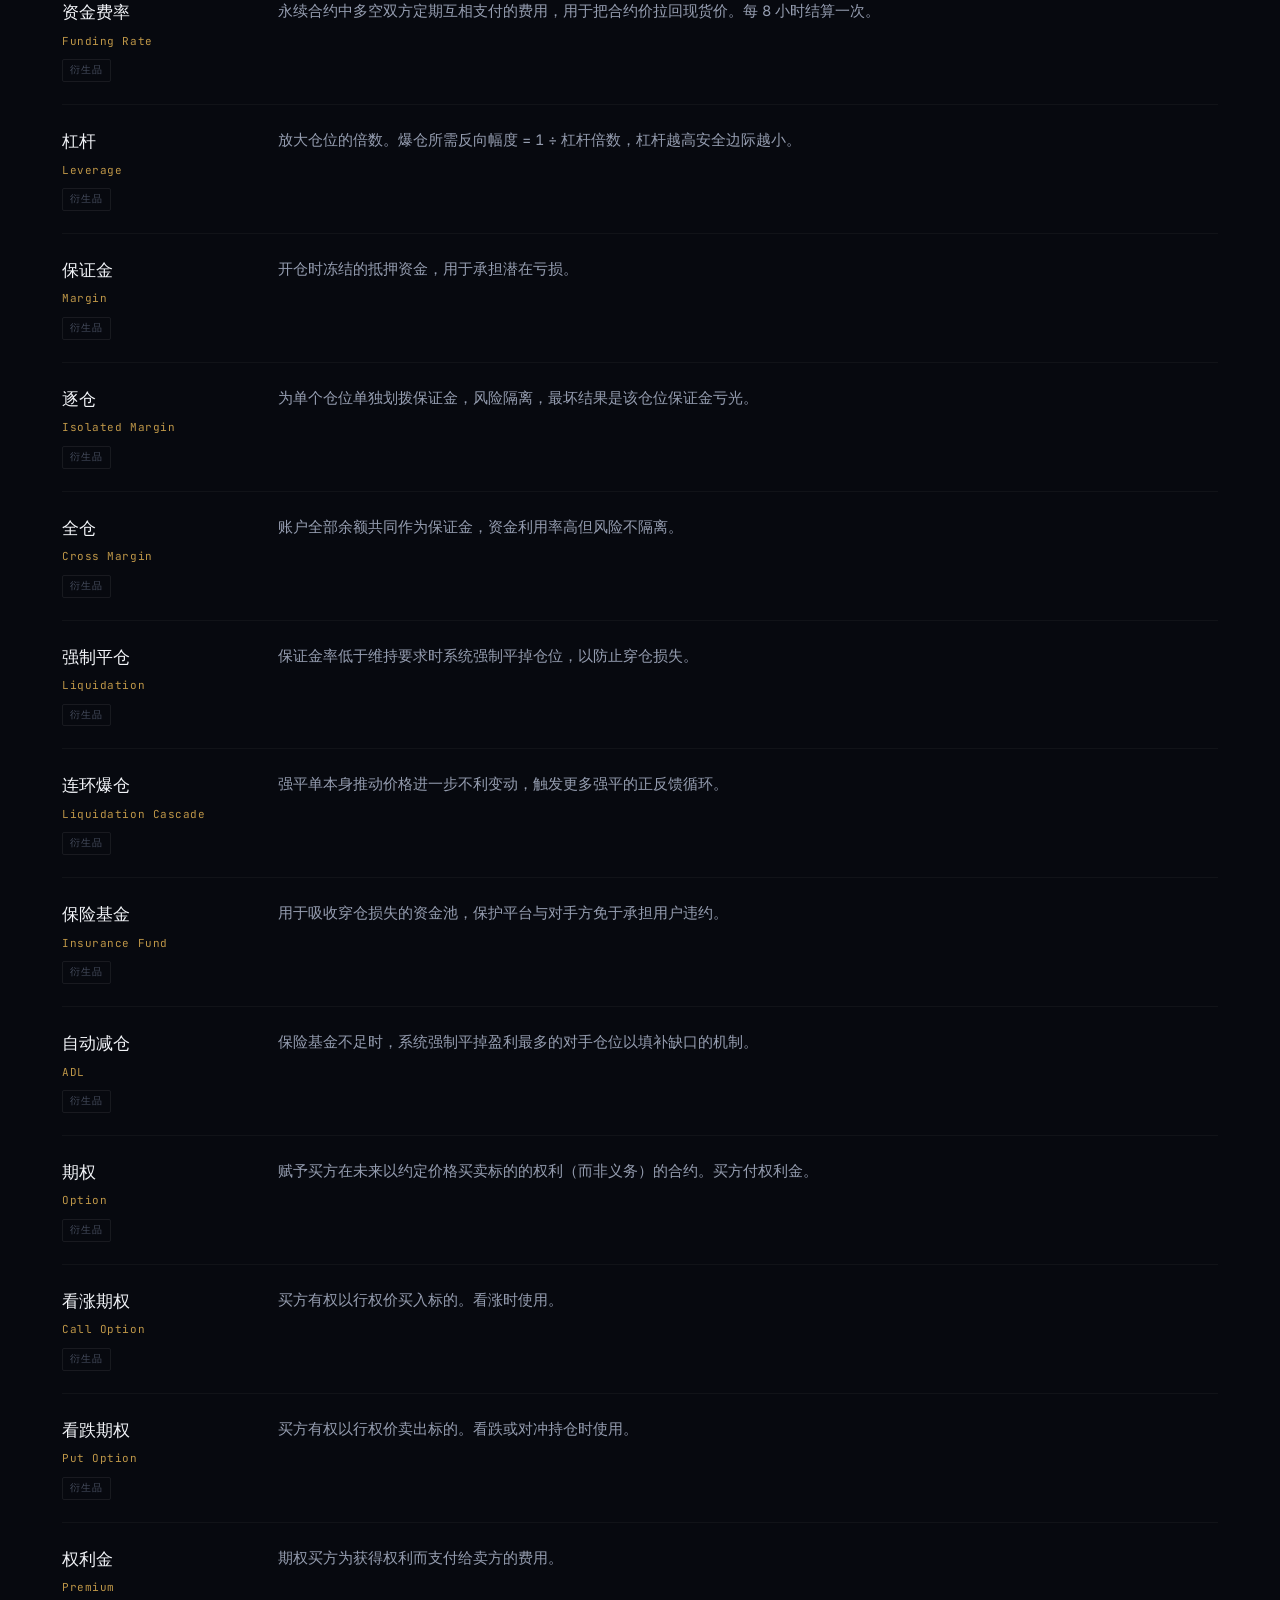
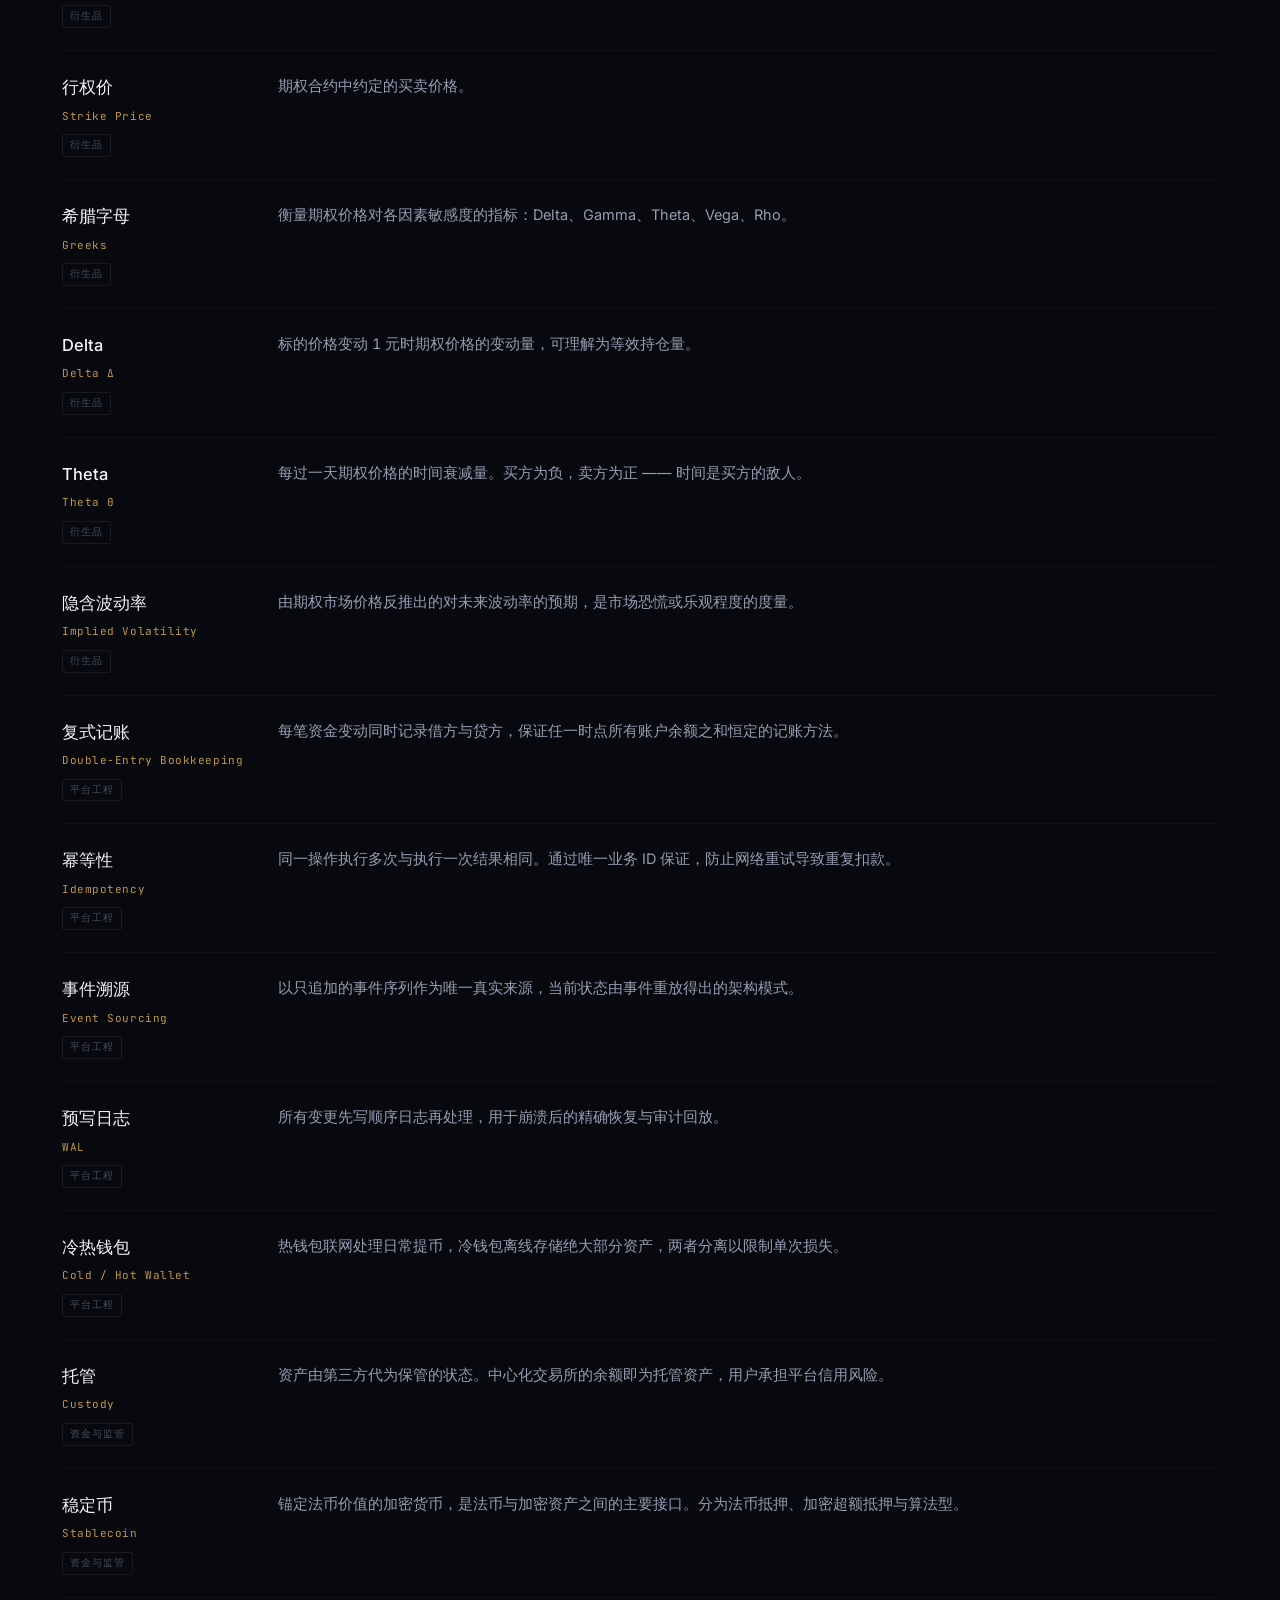
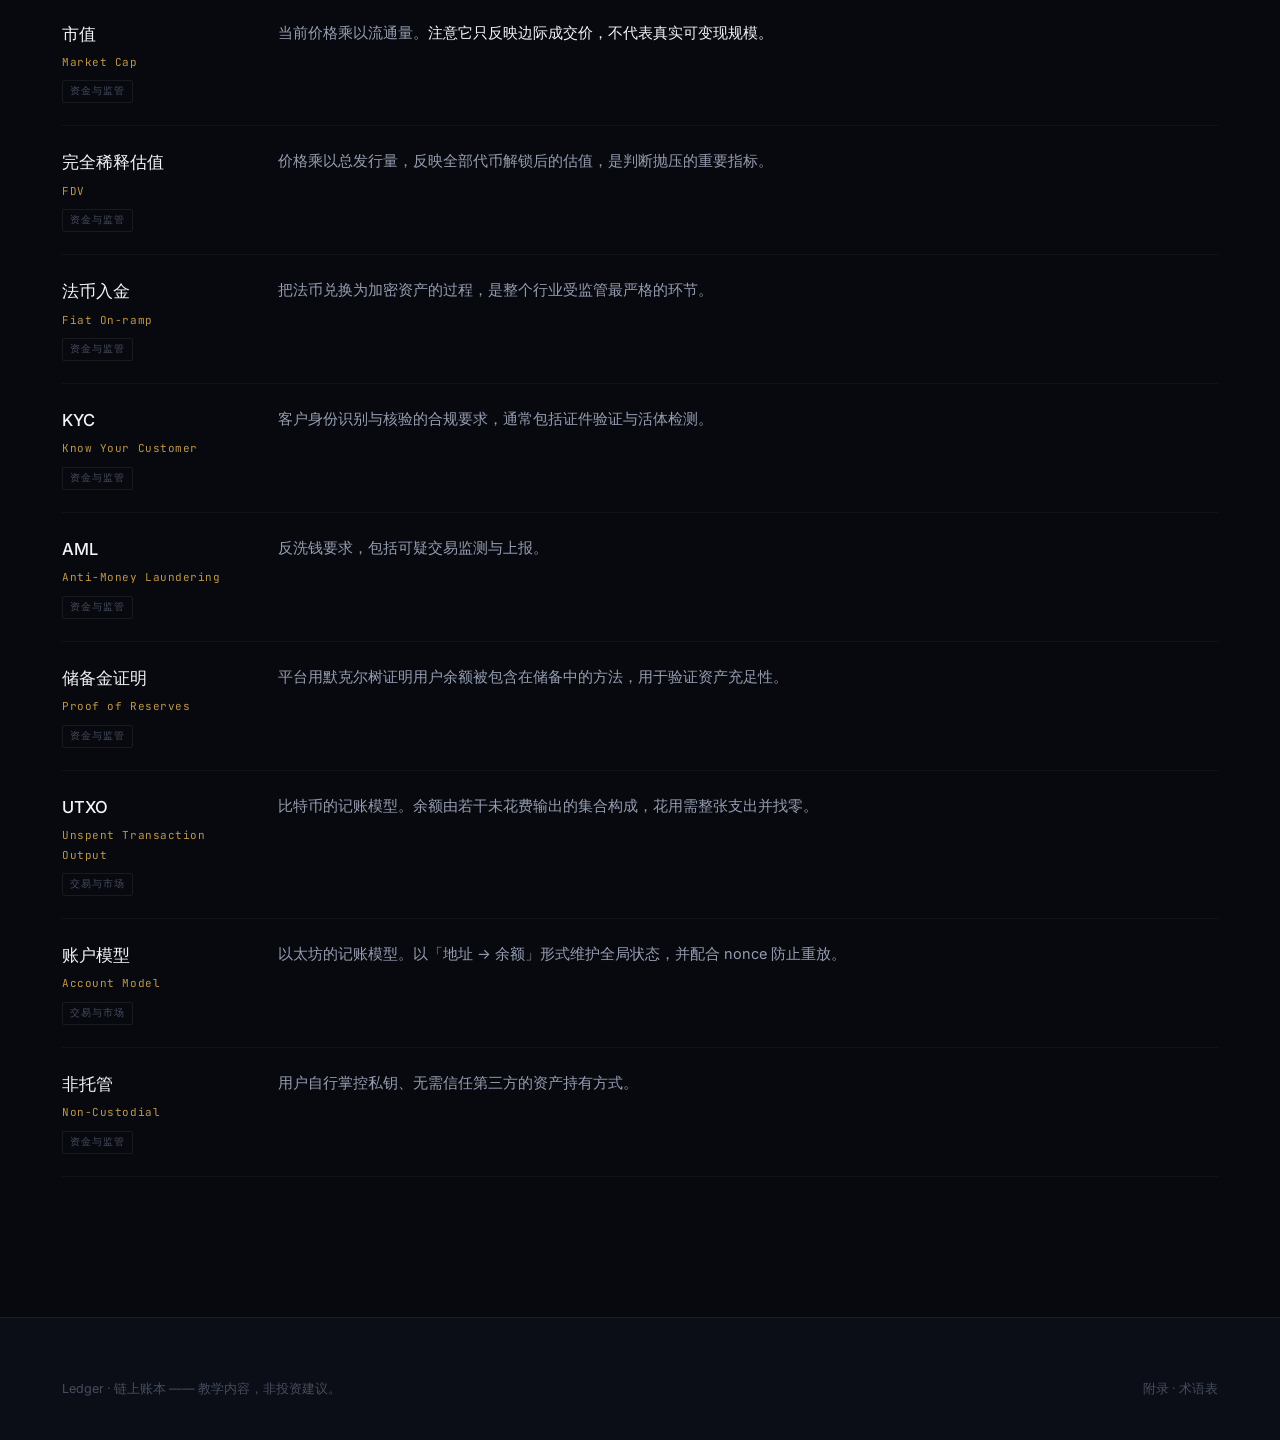
<file: pages/glossary.html>
<!DOCTYPE html>
<html lang="zh-CN">
<head>
<meta charset="UTF-8">
<meta name="viewport" content="width=device-width, initial-scale=1">
<title>术语表 — Ledger</title>
<meta name="description" content="区块链与数字资产交易领域核心术语速查，支持搜索与分类筛选。">
<link rel="icon" type="image/svg+xml" href="../favicon.svg">
<link rel="stylesheet" href="../assets/css/base.css">
<link rel="stylesheet" href="../assets/css/components.css">
<style>
  .gl-tools { display:flex; gap:12px; flex-wrap:wrap; align-items:center; margin-bottom:30px; }
  .gl-search {
    flex:1; min-width:240px; background:var(--ink-100); border:1px solid var(--line-strong);
    border-radius:2px; padding:12px 16px; color:var(--fg); font-size:14px; font-family:var(--sans); outline:none;
    transition:border-color .2s, background .2s;
  }
  .gl-search::placeholder { color:var(--fg-ghost); }
  .gl-search:focus { border-color:var(--line-gold); background:var(--ink-150); }
  .gl-filters { display:flex; gap:6px; flex-wrap:wrap; }
  .gl-filters button {
    font-size:12.5px; padding:7px 14px; border-radius:2px; border:1px solid var(--line);
    background:none; color:var(--fg-muted); cursor:pointer; transition:all .18s; font-family:var(--sans);
  }
  .gl-filters button:hover { border-color:var(--line-gold); color:var(--gold-200); }
  .gl-filters button.on { background:rgba(212,180,120,.12); border-color:var(--gold-400); color:var(--gold-100); }
  .gl-count { font-family:var(--mono); font-size:11.5px; color:var(--fg-ghost); margin-bottom:22px; }
  .gl-item {
    border-bottom:1px solid var(--line-soft); padding:22px 0; display:grid;
    grid-template-columns:190px 1fr; gap:26px; align-items:start;
  }
  .gl-item:hover { background:rgba(255,255,255,.014); }
  .gl-term { font-size:16.5px; color:var(--fg-strong); font-weight:500; }
  .gl-en { font-family:var(--mono); font-size:11px; color:var(--gold-400); letter-spacing:.05em; margin-top:4px; }
  .gl-cat { display:inline-block; font-family:var(--mono); font-size:9.5px; letter-spacing:.1em;
    text-transform:uppercase; color:var(--fg-ghost); border:1px solid var(--line); padding:2px 7px; border-radius:2px; margin-top:8px; }
  .gl-def { font-size:14.5px; color:var(--fg-muted); line-height:1.75; }
  .gl-def b { color:var(--fg-strong); font-weight:500; }
  .gl-empty { text-align:center; padding:70px 0; color:var(--fg-ghost); font-size:14px; }
  @media (max-width:760px) {
    .gl-item { grid-template-columns:1fr; gap:10px; }
  }
</style>
</head>
<body>

<div class="progress"></div>

<nav class="nav">
  <div class="nav-in">
    <a href="../index.html" class="brand">
      <span class="brand-mark">
        <svg viewBox="0 0 24 24" fill="none" stroke="#d4b478" stroke-width="1.4">
          <rect x="3" y="7" width="7" height="10" rx="1"/><rect x="14" y="7" width="7" height="10" rx="1"/>
          <path d="M10 12h4" stroke-linecap="round"/>
        </svg>
      </span>
      <span class="brand-txt"><span class="brand-en">Ledger</span><span class="brand-cn">链上账本</span></span>
    </a>
    <div class="nav-links">
      <a href="../index.html">首页</a>
      <a href="foundation.html">区块链原理</a>
      <a href="evolution.html">演进与共识</a>
      <a href="cashflow.html">资金流路径</a>
      <a href="trading.html">交易与撮合</a>
      <a href="derivatives.html">期权与杠杆</a>
      <a href="build.html">平台开发</a>
      <a href="glossary.html" class="nav-cta active">术语表</a>
    </div>
    <button class="nav-burger" aria-label="菜单"><span></span><span></span><span></span></button>
  </div>
</nav>

<header class="page-head">
  <div class="wrap">
    <div class="crumb"><a href="../index.html">首页</a><span>/</span>附录</div>
    <span class="sec-num">GLOSSARY</span>
    <h1 class="display" style="font-size:clamp(34px,4.6vw,52px)">术语表</h1>
    <p class="lead">从密码学原语到衍生品定价，60 余条核心术语。支持搜索与分类筛选。</p>
  </div>
</header>

<div class="wrap" style="padding-top:44px;padding-bottom:60px">

  <div class="gl-tools">
    <input type="search" class="gl-search" placeholder="搜索术语、英文缩写或释义内容…" data-gl-search>
    <div class="gl-filters" data-gl-filters>
      <button class="on" data-cat="all">全部</button>
      <button data-cat="密码学">密码学</button>
      <button data-cat="共识">共识机制</button>
      <button data-cat="交易">交易与市场</button>
      <button data-cat="衍生品">衍生品</button>
      <button data-cat="工程">平台工程</button>
      <button data-cat="资金">资金与监管</button>
    </div>
  </div>
  <div class="gl-count" data-gl-count></div>
  <div data-gl-list></div>

</div>

<footer>
  <div class="wrap">
    <div class="foot-bot" style="border-top:0;padding-top:0">
      <p>Ledger · 链上账本 —— 教学内容，非投资建议。</p>
      <p>附录 · 术语表</p>
    </div>
  </div>
</footer>

<script>
(function(){
  var DATA = [
    ["哈希函数","Hash Function","密码学","把任意长度输入压缩为固定长度输出的单向函数。区块链依赖它的四个性质：确定性、单向性、雪崩效应、抗碰撞。"],
    ["SHA-256","Secure Hash Algorithm 256","密码学","输出 256 位（64 位十六进制字符）的密码学哈希算法。比特币用它生成区块与交易的指纹。"],
    ["Keccak-256","Keccak-256","密码学","以太坊使用的哈希算法，是 SHA-3 标准的前身。以太坊地址、交易哈希均由它生成。"],
    ["非对称加密","Asymmetric Encryption","密码学","使用公钥与私钥一对密钥的加密体系。公钥可公开，私钥保密；两者数学相关但无法互相推导。"],
    ["私钥","Private Key","密码学","控制资产的唯一凭证，通常为 256 位随机数。<b>泄露即资产失控，丢失即资产永久锁定。</b>"],
    ["公钥","Public Key","密码学","由私钥单向推导得出，可安全公开。用于验证签名或作为加密目标。"],
    ["地址","Address","密码学","由公钥经过哈希与编码生成的收款标识。比特币用 Base58Check，以太坊用 0x 开头的十六进制。"],
    ["数字签名","Digital Signature","密码学","用私钥对数据摘要生成凭证的过程。任何人可用对应公钥验证，证明交易确由该私钥持有者授权。"],
    ["椭圆曲线密码","ECDSA / secp256k1","密码学","比特币与以太坊使用的签名算法。正向计算公钥很快，反向推导私钥在现有算力下不可行。"],
    ["默克尔树","Merkle Tree","密码学","把交易两两配对逐层哈希，最终得到单一根哈希。使轻节点能以极小代价验证某笔交易是否被包含。"],
    ["默克尔根","Merkle Root","密码学","默克尔树顶层的哈希值，存放在区块头中，代表该区块内全部交易的完整性。"],
    ["零知识证明","Zero-Knowledge Proof","密码学","在不透露具体信息的前提下证明某个命题为真。zk-SNARK、zk-STARK 是常见实现，用于隐私与扩容。"],
    ["多重签名","Multi-sig","密码学","M-of-N 方案，需 N 把密钥中至少 M 把同时签名才能转账。用于分散单点风险。"],
    ["硬件钱包","Hardware Wallet","密码学","私钥存储在离线硬件设备中，签名在设备内完成，避免私钥接触联网环境。"],
    ["工作量证明","PoW · Proof of Work","共识机制","通过消耗算力寻找满足条件的哈希值来争夺记账权的共识机制。比特币与莱特币采用。"],
    ["权益证明","PoS · Proof of Stake","共识机制","通过质押代币获得出块权的共识机制，作恶则质押被罚没。以太坊在 2022 年切换至该机制。"],
    ["委托权益证明","DPoS","共识机制","由持币者投票选出少数见证人负责出块的机制。性能高但去中心化程度较低。"],
    ["验证者","Validator","共识机制","PoS 网络中质押代币并负责提议与确认区块的节点。"],
    ["矿工","Miner","共识机制","PoW 网络中投入算力寻找有效区块的参与者，获得区块奖励与手续费。"],
    ["算力","Hash Rate","共识机制","单位时间内完成的哈希运算次数，衡量 PoW 网络总计算能力的指标。"],
    ["难度调整","Difficulty Adjustment","共识机制","协议定期自动调整出块难度，使平均出块间隔保持稳定。比特币每 2016 个区块调整一次。"],
    ["分叉","Fork","共识机制","区块链规则改变导致的分裂。软分叉向后兼容，硬分叉不兼容并可能产生两条独立链。"],
    ["最终性","Finality","共识机制","交易被确认且不可回滚的状态。PoW 为概率性最终性，PoS 可实现确定性最终性。"],
    ["区块重组","Reorg","共识机制","节点丢弃当前较短链、切换到累计工作量更大链的过程。导致其中的交易回到待确认状态。"],
    ["51% 攻击","51% Attack","共识机制","控制超过半数算力后撤回自己交易或审查他人交易的能力。无法伪造签名或窃取他人资产。"],
    ["拜占庭将军问题","Byzantine Generals Problem","共识机制","分布式系统在存在恶意节点时达成一致的难题。理论上恶意节点达到 1/3 即无法保证一致性。"],
    ["交易对","Trading Pair","交易与市场","标明两种资产交换关系的标识，如 BTC/USDT 表示用 USDT 计价买卖 BTC。"],
    ["订单簿","Order Book","交易与市场","实时维护的买卖意向表，买单（Bid）与卖单（Ask）按价格优劣排列。市场的核心数据结构。"],
    ["价差","Spread","交易与市场","最优买价与最优卖价之间的差额，是流动性的直接体现。"],
    ["市价单","Market Order","交易与市场","以对手方最优价立即成交的订单，成交快但价格不可控。"],
    ["限价单","Limit Order","交易与市场","指定价格的订单，达不到则挂在订单簿上等待成交。"],
    ["止损单","Stop Order","交易与市场","价格触及触发值后转为市价单的订单，用于自动控制亏损。"],
    ["Maker / Taker","Maker / Taker","交易与市场","挂单方与吃单方。Maker 提供流动性享低费率，Taker 消耗流动性付高费率。"],
    ["滑点","Slippage","交易与市场","预期成交价与实际成交价之间的偏差，源自流动性不足与订单簿深度不够。"],
    ["深度","Market Depth","交易与市场","订单簿中各价格档位的挂单总量，衡量市场可承接的交易规模。"],
    ["流动性","Liquidity","交易与市场","资产在不显著影响价格的前提下被快速买卖的能力。"],
    ["撮合引擎","Matching Engine","交易与市场","按价格优先、时间优先原则匹配买卖订单的核心系统，延迟通常在微秒级。"],
    ["清算","Clearing","交易与市场","成交后更新双方余额、计算手续费与盈亏的账务处理过程。"],
    ["结算","Settlement","交易与市场","资产实际转移与所有权确认的过程。中心化平台多数交易在链下清算，仅在充提时上链。"],
    ["K线","Candlestick","交易与市场","把一段时间内的开盘、最高、最低、收盘四个价格压缩成的图形。<b>本站采用中国习惯：红涨绿跌。</b>"],
    ["标记价格","Mark Price","交易与市场","用于计算盈亏与触发强平的稳健价格，由现货指数与基差计算，避免被单笔成交操纵。"],
    ["自动做市商","AMM","交易与市场","用数学公式（如 x×y=k）自动报价的去中心化交易机制，无需订单簿与做市商挂单。"],
    ["无常损失","Impermanent Loss","交易与市场","AMM 提供流动性时，因两种资产价格比例偏离而产生的相对损失。"],
    ["做市商","Market Maker","交易与市场","同时报出买卖价格、赚取价差并提供市场流动性的专业参与者。"],
    ["永续合约","Perpetual Swap","衍生品","没有到期日的合约，通过资金费率机制锚定现货价格。币圈最主要的投机与对冲工具。"],
    ["资金费率","Funding Rate","衍生品","永续合约中多空双方定期互相支付的费用，用于把合约价拉回现货价。每 8 小时结算一次。"],
    ["杠杆","Leverage","衍生品","放大仓位的倍数。爆仓所需反向幅度 = 1 ÷ 杠杆倍数，杠杆越高安全边际越小。"],
    ["保证金","Margin","衍生品","开仓时冻结的抵押资金，用于承担潜在亏损。"],
    ["逐仓","Isolated Margin","衍生品","为单个仓位单独划拨保证金，风险隔离，最坏结果是该仓位保证金亏光。"],
    ["全仓","Cross Margin","衍生品","账户全部余额共同作为保证金，资金利用率高但风险不隔离。"],
    ["强制平仓","Liquidation","衍生品","保证金率低于维持要求时系统强制平掉仓位，以防止穿仓损失。"],
    ["连环爆仓","Liquidation Cascade","衍生品","强平单本身推动价格进一步不利变动，触发更多强平的正反馈循环。"],
    ["保险基金","Insurance Fund","衍生品","用于吸收穿仓损失的资金池，保护平台与对手方免于承担用户违约。"],
    ["自动减仓","ADL","衍生品","保险基金不足时，系统强制平掉盈利最多的对手仓位以填补缺口的机制。"],
    ["期权","Option","衍生品","赋予买方在未来以约定价格买卖标的的权利（而非义务）的合约。买方付权利金。"],
    ["看涨期权","Call Option","衍生品","买方有权以行权价买入标的。看涨时使用。"],
    ["看跌期权","Put Option","衍生品","买方有权以行权价卖出标的。看跌或对冲持仓时使用。"],
    ["权利金","Premium","衍生品","期权买方为获得权利而支付给卖方的费用。"],
    ["行权价","Strike Price","衍生品","期权合约中约定的买卖价格。"],
    ["希腊字母","Greeks","衍生品","衡量期权价格对各因素敏感度的指标：Delta、Gamma、Theta、Vega、Rho。"],
    ["Delta","Delta Δ","衍生品","标的价格变动 1 元时期权价格的变动量，可理解为等效持仓量。"],
    ["Theta","Theta Θ","衍生品","每过一天期权价格的时间衰减量。买方为负，卖方为正 —— 时间是买方的敌人。"],
    ["隐含波动率","Implied Volatility","衍生品","由期权市场价格反推出的对未来波动率的预期，是市场恐慌或乐观程度的度量。"],
    ["复式记账","Double-Entry Bookkeeping","平台工程","每笔资金变动同时记录借方与贷方，保证任一时点所有账户余额之和恒定的记账方法。"],
    ["幂等性","Idempotency","平台工程","同一操作执行多次与执行一次结果相同。通过唯一业务 ID 保证，防止网络重试导致重复扣款。"],
    ["事件溯源","Event Sourcing","平台工程","以只追加的事件序列作为唯一真实来源，当前状态由事件重放得出的架构模式。"],
    ["预写日志","WAL","平台工程","所有变更先写顺序日志再处理，用于崩溃后的精确恢复与审计回放。"],
    ["冷热钱包","Cold / Hot Wallet","平台工程","热钱包联网处理日常提币，冷钱包离线存储绝大部分资产，两者分离以限制单次损失。"],
    ["托管","Custody","资金与监管","资产由第三方代为保管的状态。中心化交易所的余额即为托管资产，用户承担平台信用风险。"],
    ["稳定币","Stablecoin","资金与监管","锚定法币价值的加密货币，是法币与加密资产之间的主要接口。分为法币抵押、加密超额抵押与算法型。"],
    ["市值","Market Cap","资金与监管","当前价格乘以流通量。<b>注意它只反映边际成交价，不代表真实可变现规模。</b>"],
    ["完全稀释估值","FDV","资金与监管","价格乘以总发行量，反映全部代币解锁后的估值，是判断抛压的重要指标。"],
    ["法币入金","Fiat On-ramp","资金与监管","把法币兑换为加密资产的过程，是整个行业受监管最严格的环节。"],
    ["KYC","Know Your Customer","资金与监管","客户身份识别与核验的合规要求，通常包括证件验证与活体检测。"],
    ["AML","Anti-Money Laundering","资金与监管","反洗钱要求，包括可疑交易监测与上报。"],
    ["储备金证明","Proof of Reserves","资金与监管","平台用默克尔树证明用户余额被包含在储备中的方法，用于验证资产充足性。"],
    ["UTXO","Unspent Transaction Output","交易与市场","比特币的记账模型。余额由若干未花费输出的集合构成，花用需整张支出并找零。"],
    ["账户模型","Account Model","交易与市场","以太坊的记账模型。以「地址 → 余额」形式维护全局状态，并配合 nonce 防止重放。"],
    ["非托管","Non-Custodial","资金与监管","用户自行掌控私钥、无需信任第三方的资产持有方式。"]
  ];

  var list = document.querySelector('[data-gl-list]');
  var search = document.querySelector('[data-gl-search]');
  var filters = document.querySelector('[data-gl-filters]');
  var countEl = document.querySelector('[data-gl-count]');
  var cat = 'all';

  function esc(s){ return s.replace(/&/g,'&amp;').replace(/</g,'&lt;').replace(/>/g,'&gt;'); }

  function render() {
    var q = (search.value || '').trim().toLowerCase();
    var hits = DATA.filter(function(d){
      if (cat !== 'all' && d[2] !== cat) return false;
      if (!q) return true;
      return (d[0] + ' ' + d[1] + ' ' + d[2] + ' ' + d[3]).toLowerCase().indexOf(q) >= 0;
    });

    countEl.textContent = '共 ' + hits.length + ' 条 / 全部 ' + DATA.length + ' 条';

    if (!hits.length) {
      list.innerHTML = '<div class="gl-empty">没有匹配的术语。试试其他关键词，或切换到「全部」分类。</div>';
      return;
    }

    list.innerHTML = hits.map(function(d){
      return '<div class="gl-item">' +
        '<div><div class="gl-term">' + esc(d[0]) + '</div>' +
        '<div class="gl-en">' + esc(d[1]) + '</div>' +
        '<div class="gl-cat">' + esc(d[2]) + '</div></div>' +
        '<div class="gl-def">' + d[3] + '</div>' +
        '</div>';
    }).join('');
  }

  search.addEventListener('input', render);
  filters.addEventListener('click', function(e){
    if (e.target.tagName !== 'BUTTON') return;
    filters.querySelectorAll('button').forEach(function(b){ b.classList.remove('on'); });
    e.target.classList.add('on');
    cat = e.target.getAttribute('data-cat');
    render();
  });

  render();
})();
</script>

<script src="../assets/js/app.js"></script>
</body>
</html>
</file>
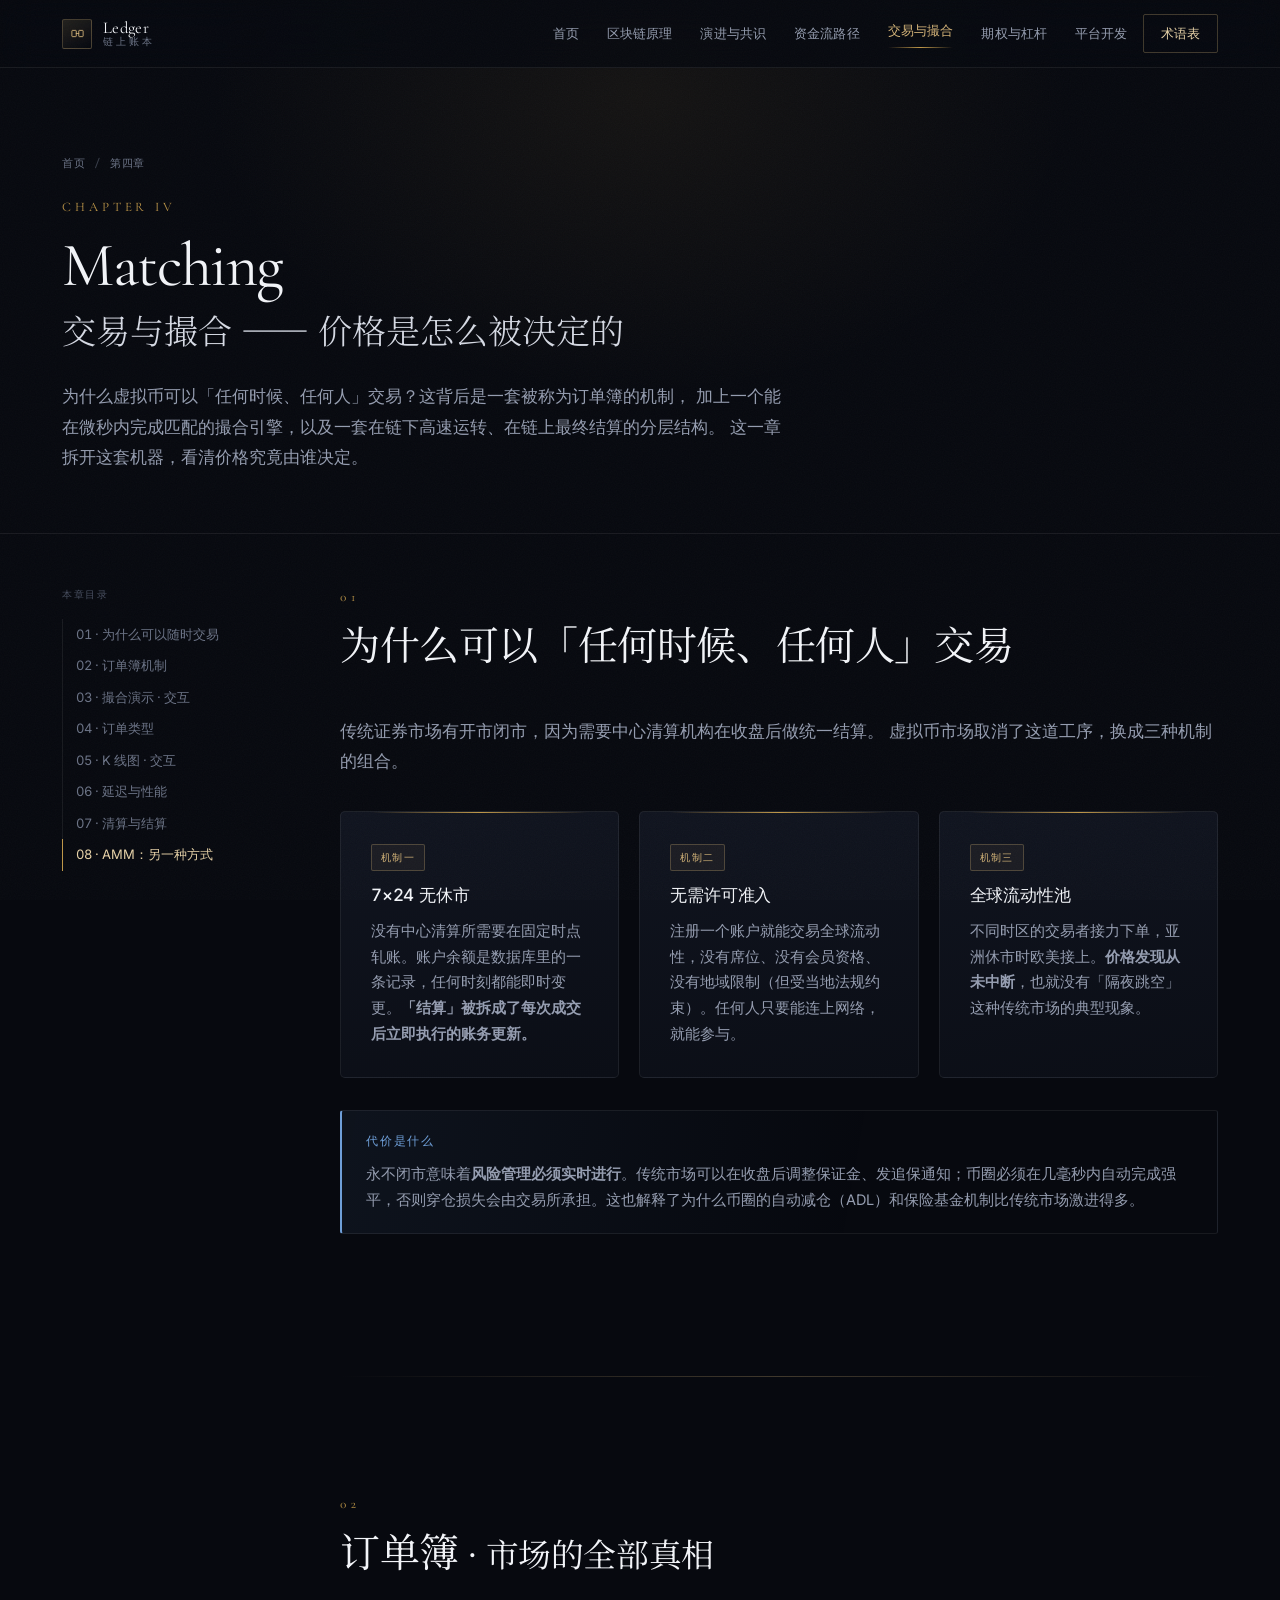
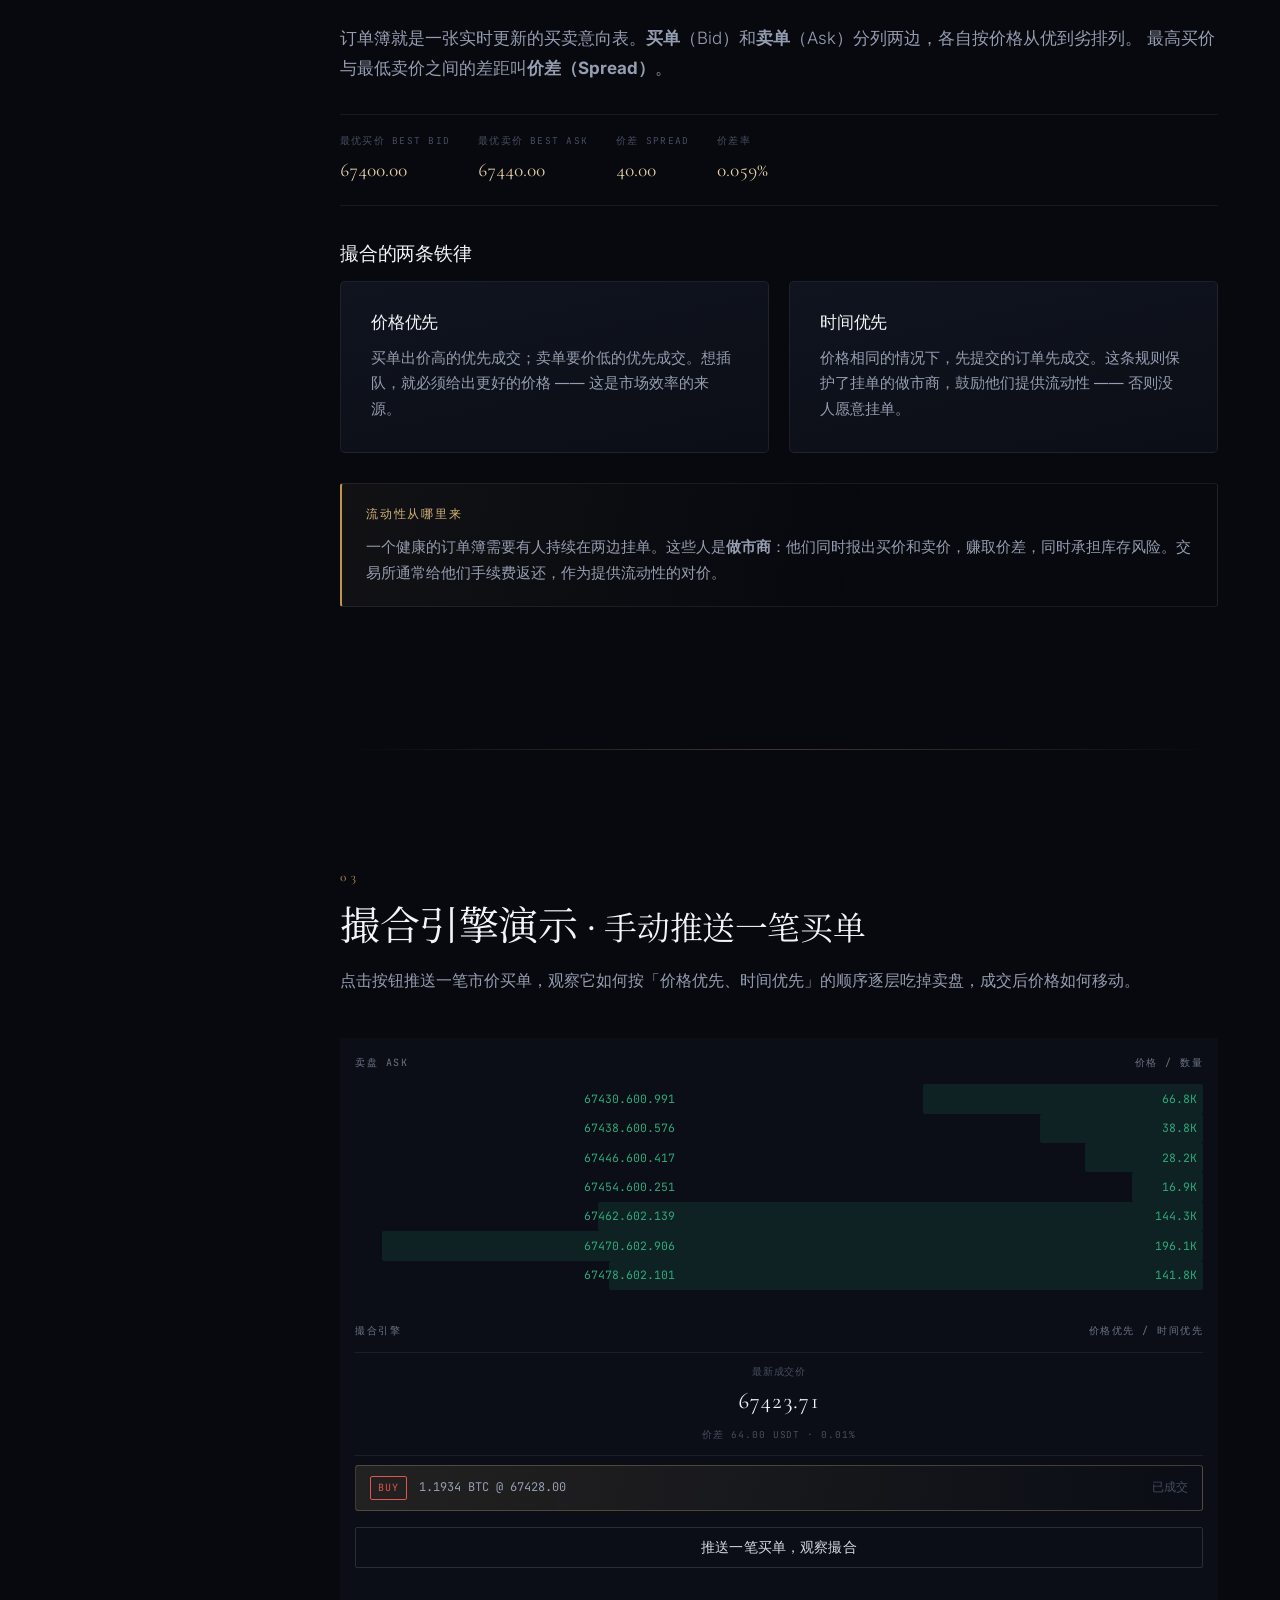
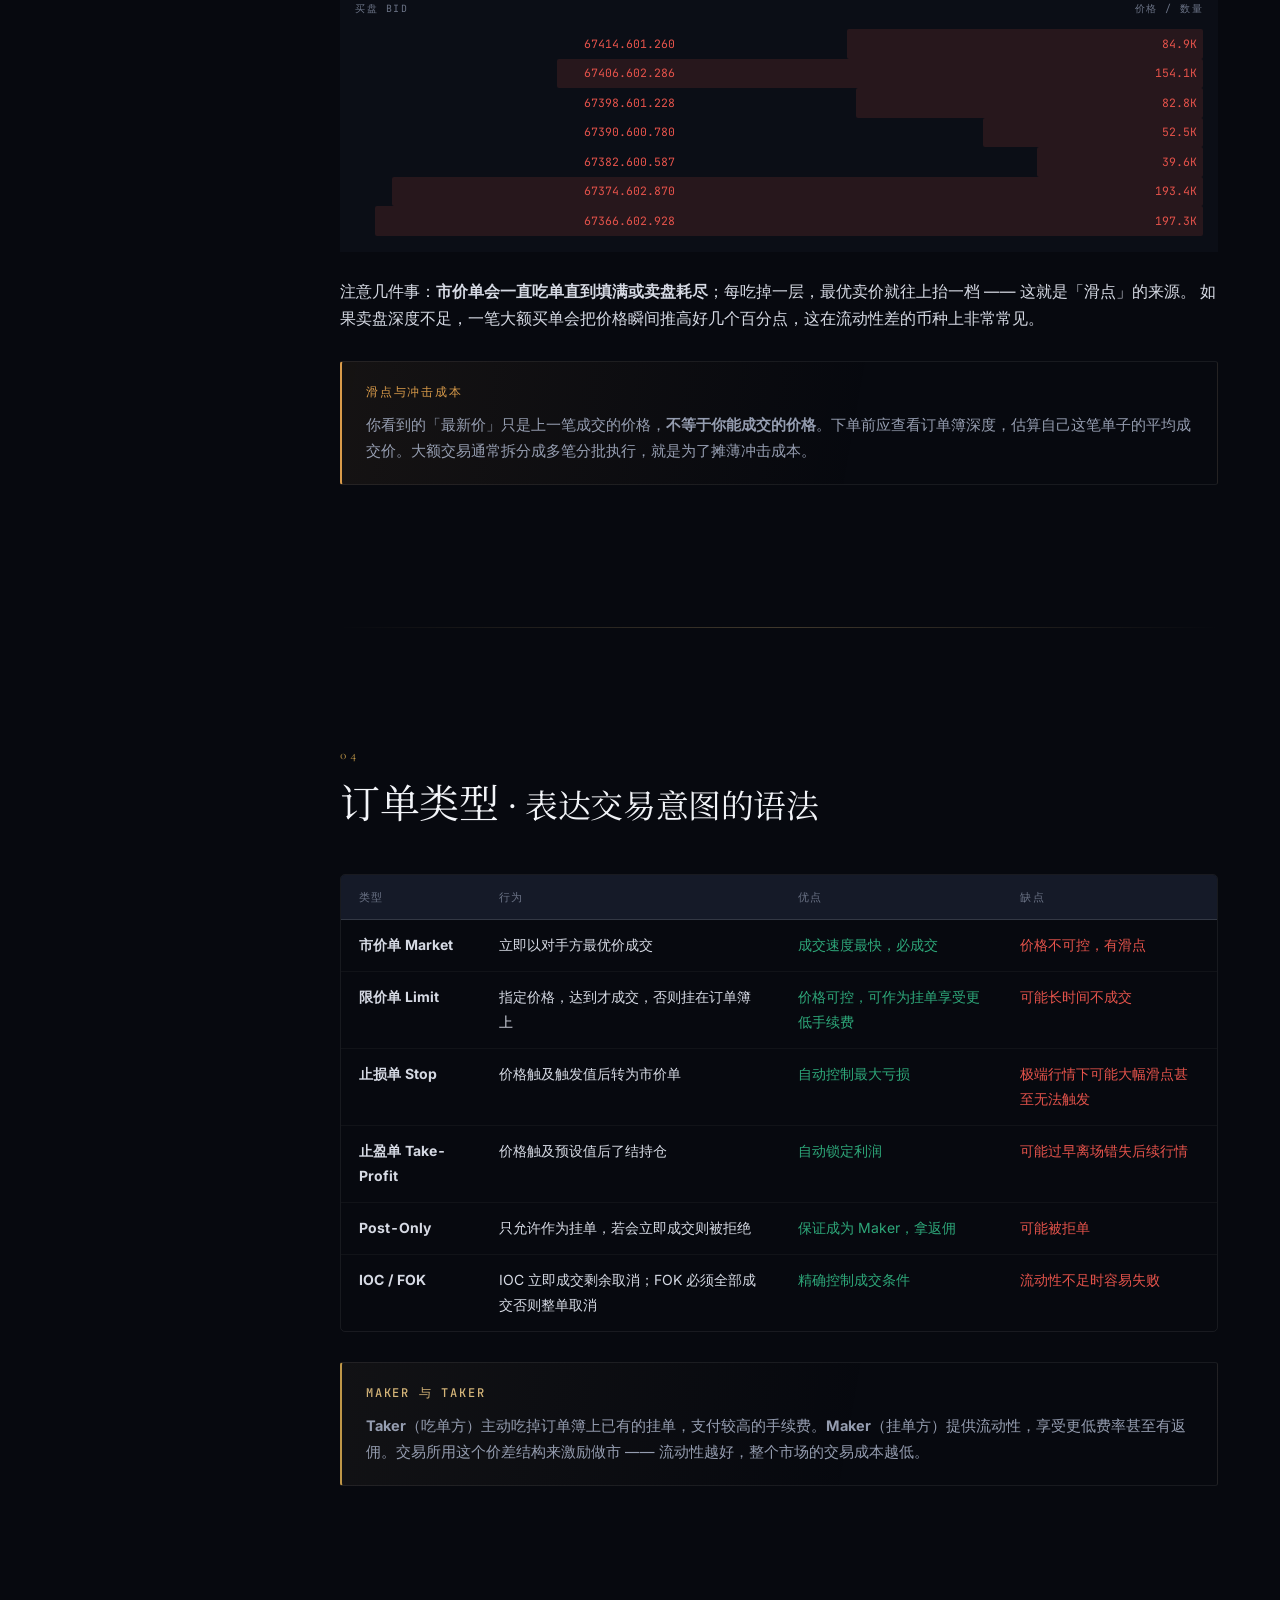
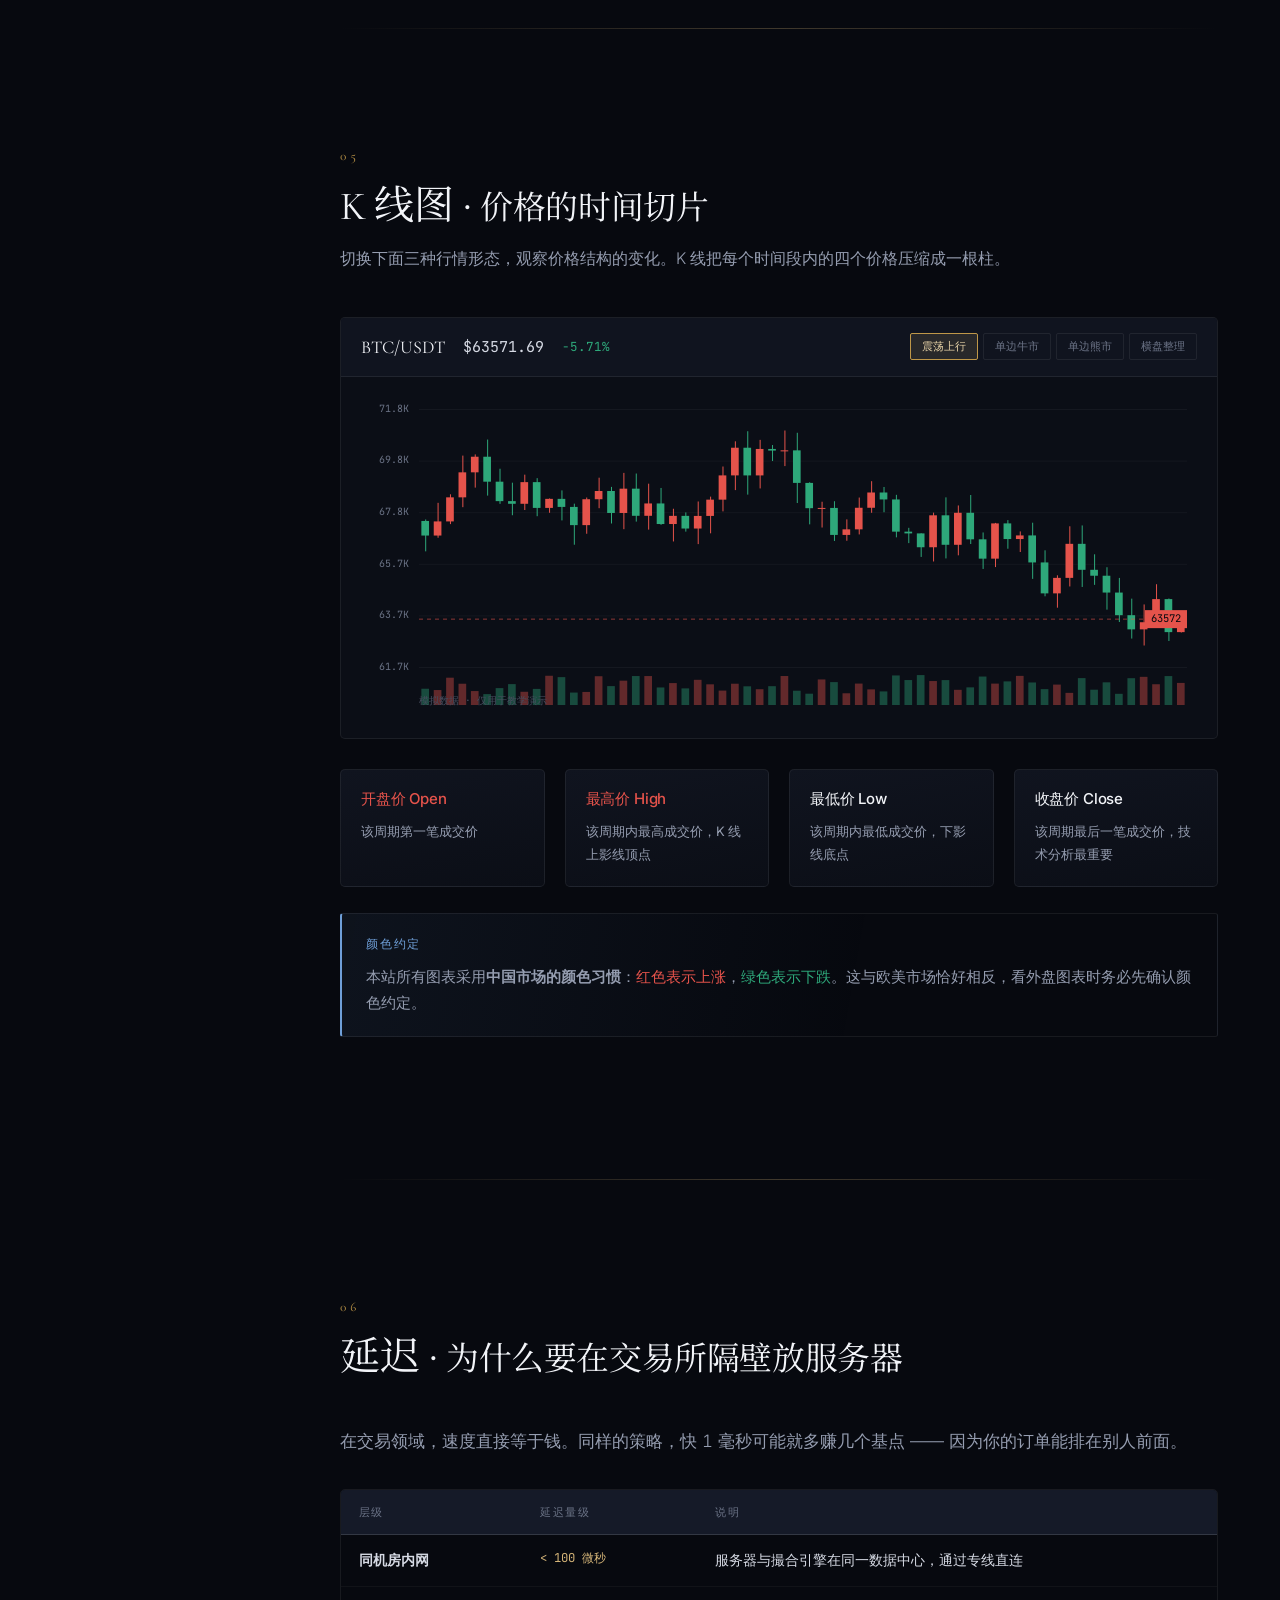
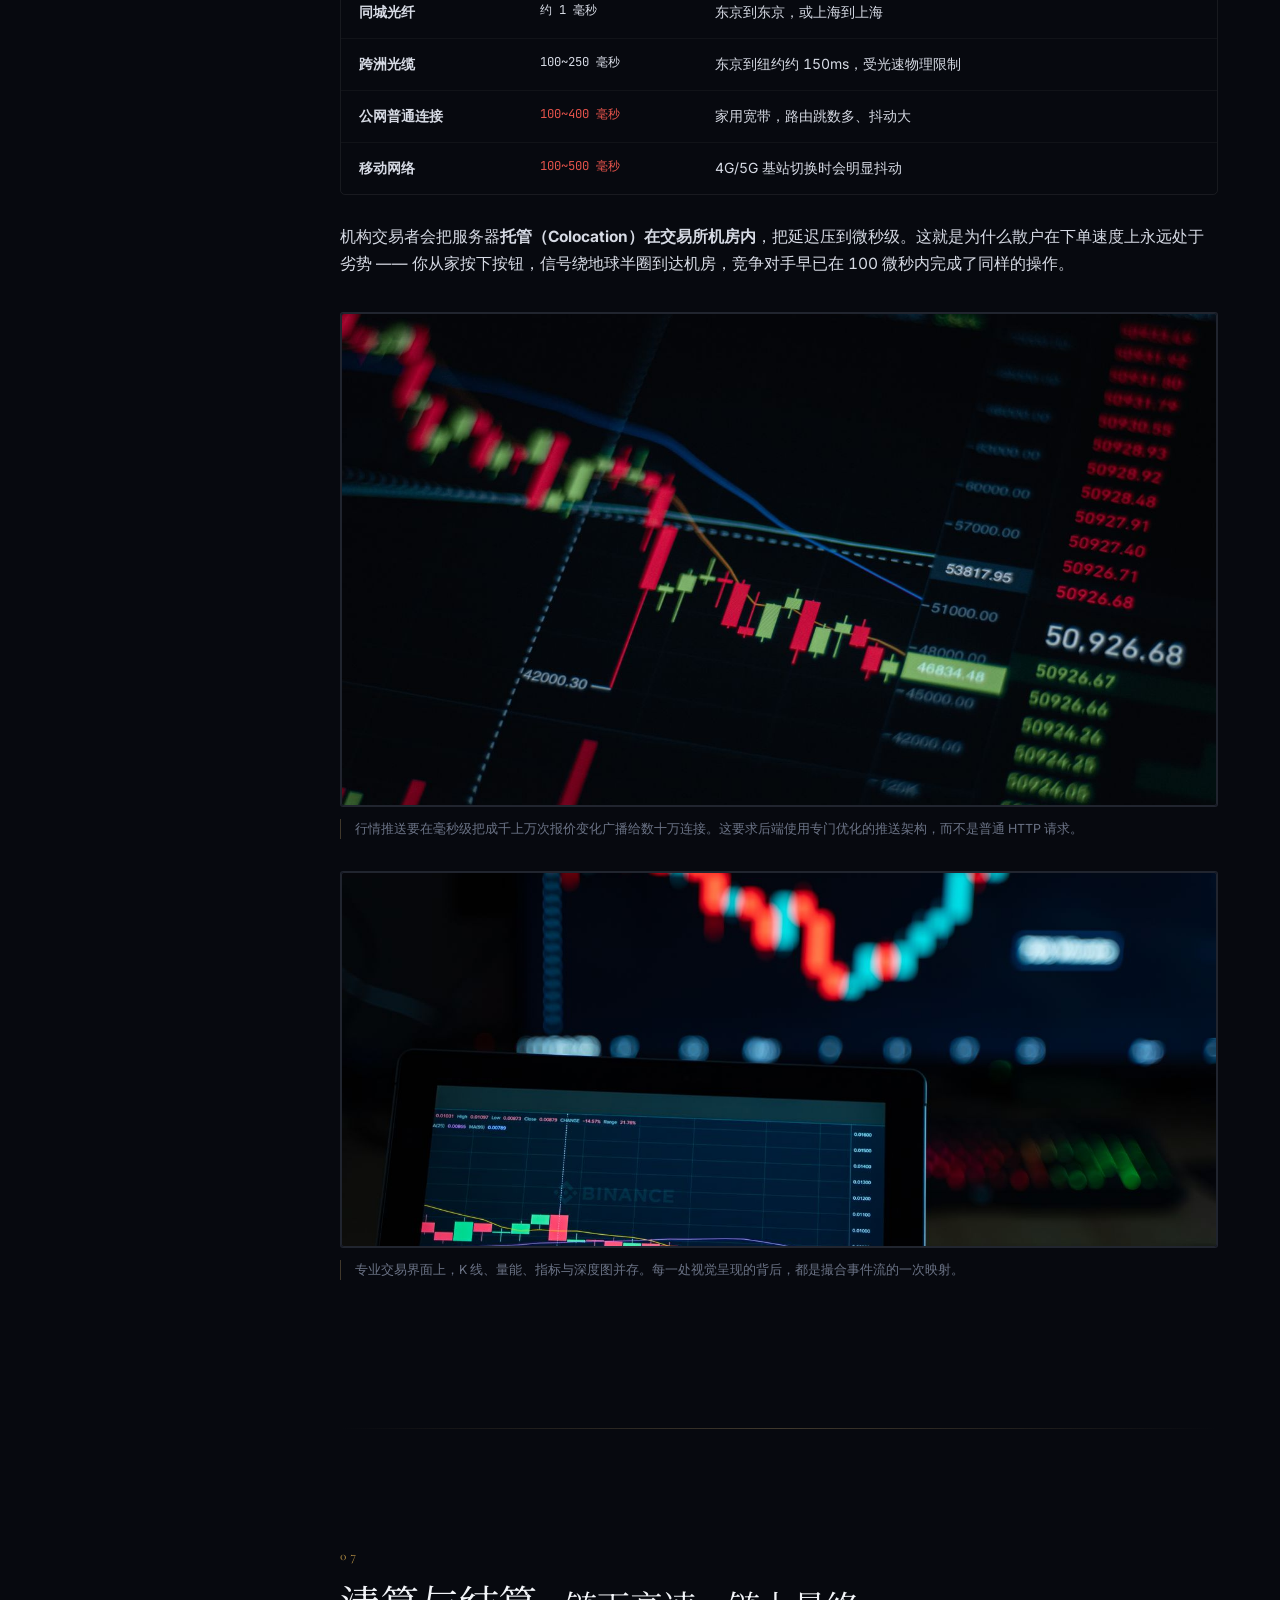
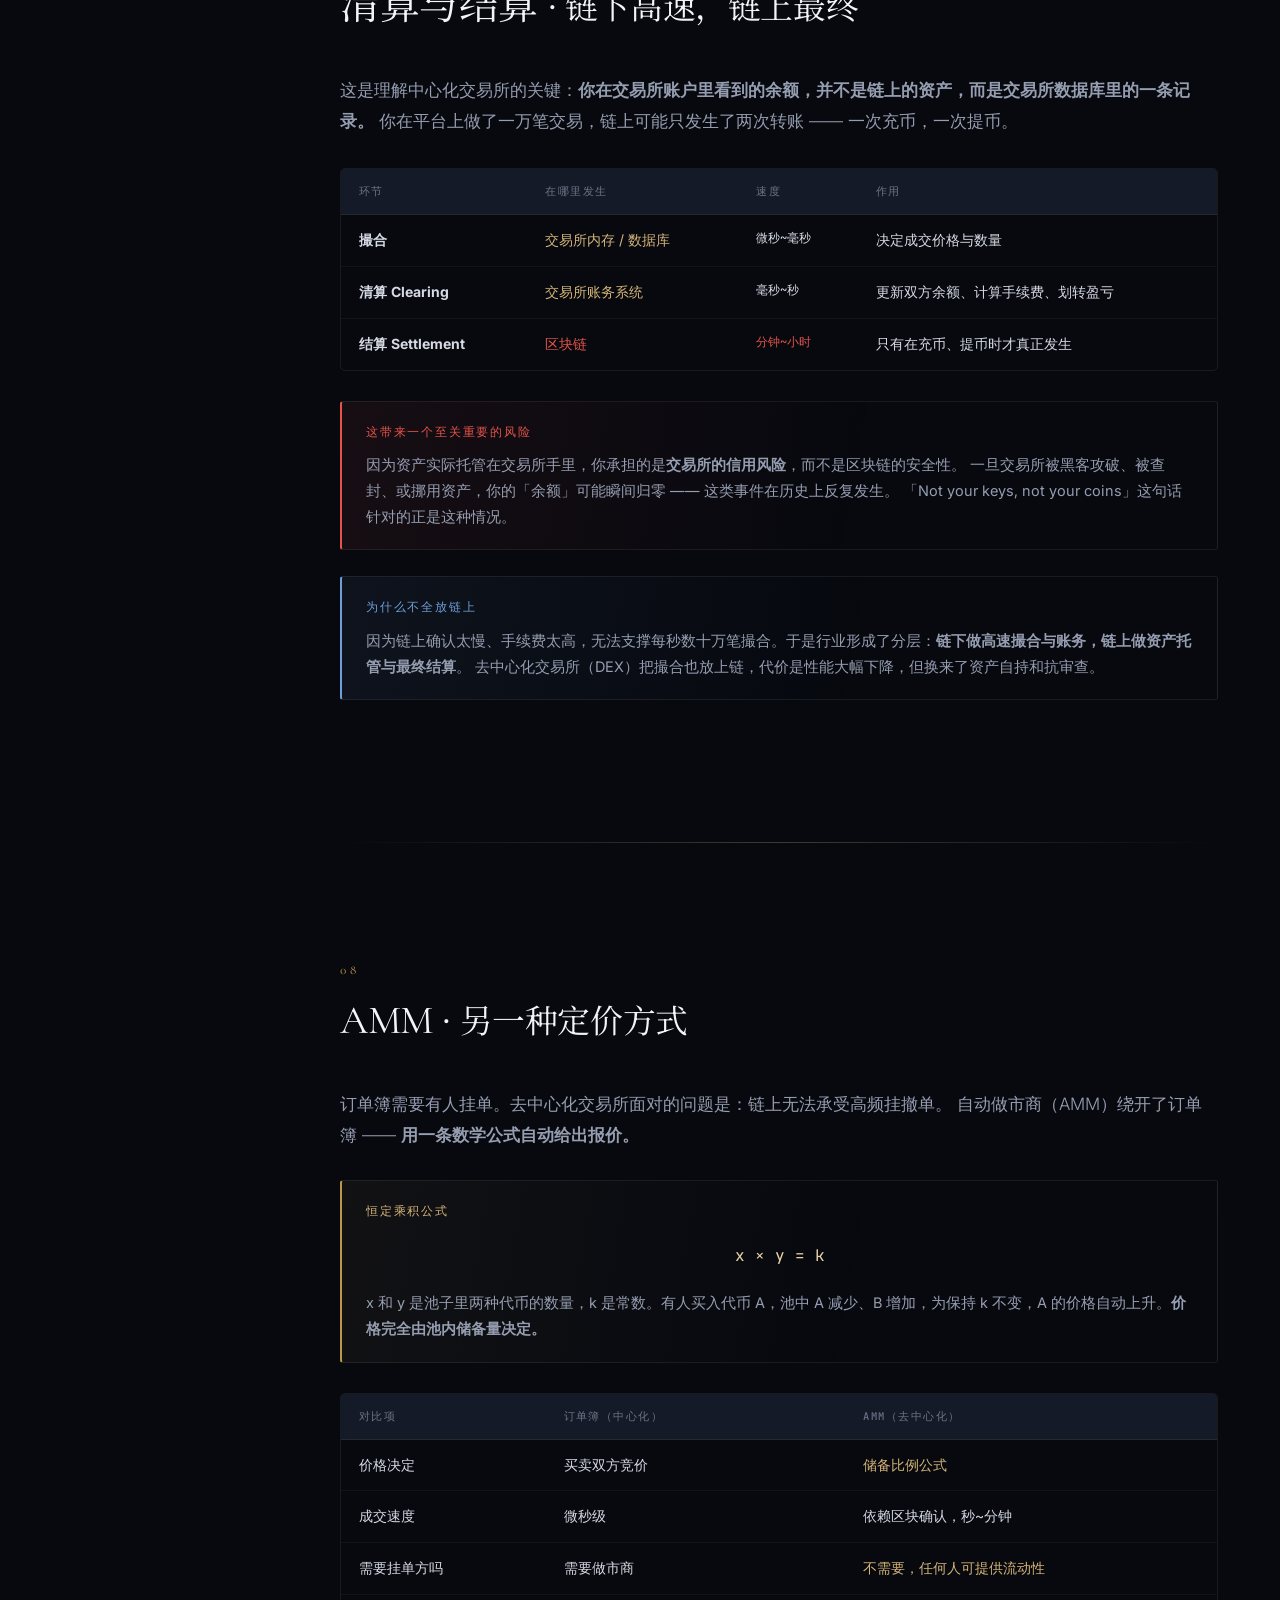
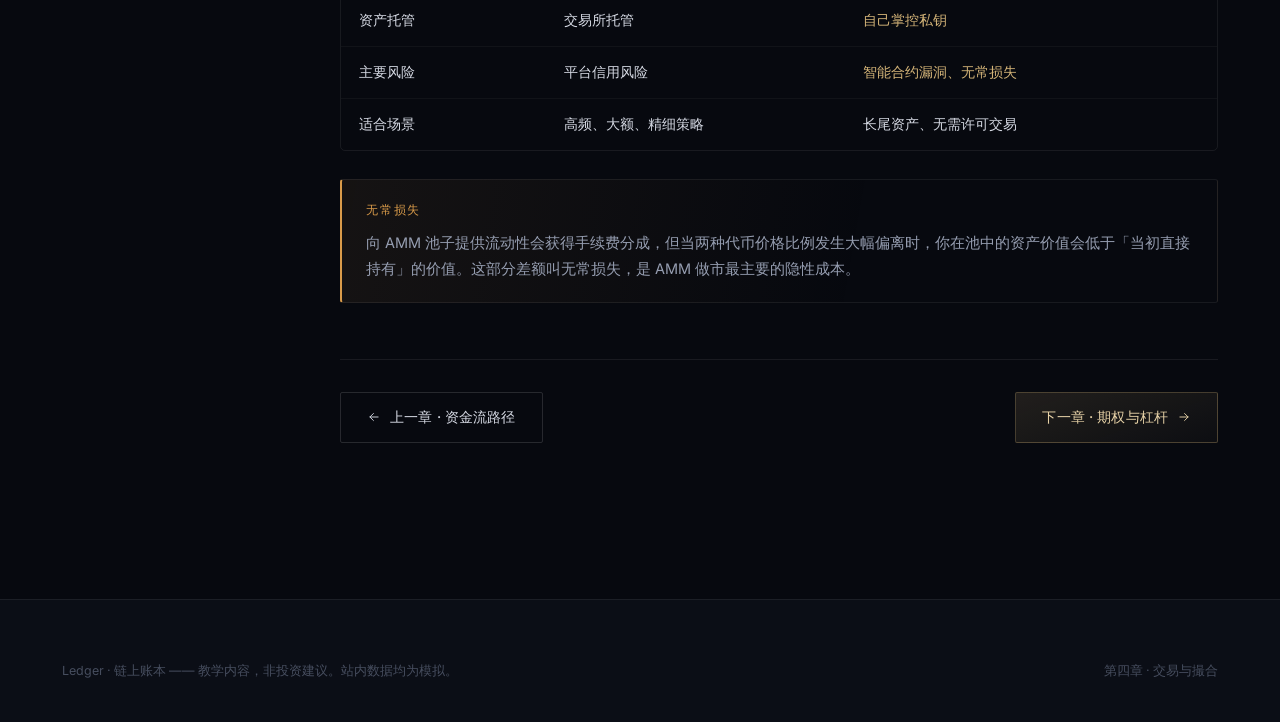
<file: pages/trading.html>
<!DOCTYPE html>
<html lang="zh-CN">
<head>
<meta charset="UTF-8">
<meta name="viewport" content="width=device-width, initial-scale=1">
<title>第四章 · 交易与撮合 — Ledger</title>
<meta name="description" content="订单簿、撮合优先级、延迟优化、7×24 永不闭市、清算与结算：一个交易平台的核心机制。">
<link rel="icon" type="image/svg+xml" href="../favicon.svg">
<link rel="stylesheet" href="../assets/css/base.css">
<link rel="stylesheet" href="../assets/css/components.css">
</head>
<body>

<div class="progress"></div>

<nav class="nav">
  <div class="nav-in">
    <a href="../index.html" class="brand">
      <span class="brand-mark">
        <svg viewBox="0 0 24 24" fill="none" stroke="#d4b478" stroke-width="1.4">
          <rect x="3" y="7" width="7" height="10" rx="1"/><rect x="14" y="7" width="7" height="10" rx="1"/>
          <path d="M10 12h4" stroke-linecap="round"/>
        </svg>
      </span>
      <span class="brand-txt"><span class="brand-en">Ledger</span><span class="brand-cn">链上账本</span></span>
    </a>
    <div class="nav-links">
      <a href="../index.html">首页</a>
      <a href="foundation.html">区块链原理</a>
      <a href="evolution.html">演进与共识</a>
      <a href="cashflow.html">资金流路径</a>
      <a href="trading.html" class="active">交易与撮合</a>
      <a href="derivatives.html">期权与杠杆</a>
      <a href="build.html">平台开发</a>
      <a href="glossary.html" class="nav-cta">术语表</a>
    </div>
    <button class="nav-burger" aria-label="菜单"><span></span><span></span><span></span></button>
  </div>
</nav>

<header class="page-head">
  <div class="wrap">
    <div class="crumb"><a href="../index.html">首页</a><span>/</span>第四章</div>
    <span class="sec-num">CHAPTER IV</span>
    <h1 class="display">Matching</h1>
    <p style="font-family:var(--serif-cn);font-size:clamp(24px,3.4vw,34px);color:var(--fg);margin-top:2px;font-weight:300">交易与撮合 —— 价格是怎么被决定的</p>
    <p class="lead">
      为什么虚拟币可以「任何时候、任何人」交易？这背后是一套被称为订单簿的机制，
      加上一个能在微秒内完成匹配的撮合引擎，以及一套在链下高速运转、在链上最终结算的分层结构。
      这一章拆开这套机器，看清价格究竟由谁决定。
    </p>
  </div>
</header>

<div class="wrap" style="padding-top:52px">
  <div class="doc-layout">

    <aside class="toc">
      <div class="toc-t">本章目录</div>
      <a href="#why">01 · 为什么可以随时交易</a>
      <a href="#orderbook">02 · 订单簿机制</a>
      <a href="#match">03 · 撮合演示 · 交互</a>
      <a href="#types">04 · 订单类型</a>
      <a href="#chart">05 · K 线图 · 交互</a>
      <a href="#latency">06 · 延迟与性能</a>
      <a href="#settle">07 · 清算与结算</a>
      <a href="#amm">08 · AMM：另一种方式</a>
    </aside>

    <main>

      <!-- 01 -->
      <section id="why" style="padding-top:0">
        <div class="sec-head">
          <span class="sec-num">01</span>
          <h2>为什么可以「任何时候、任何人」交易</h2>
        </div>
        <p class="lead">
          传统证券市场有开市闭市，因为需要中心清算机构在收盘后做统一结算。
          虚拟币市场取消了这道工序，换成三种机制的组合。
        </p>

        <div class="grid g3" style="margin-top:34px">
          <div class="card gold-top">
            <span class="tag gold">机制一</span>
            <h3 style="margin-top:14px;font-size:17px">7×24 无休市</h3>
            <p>没有中心清算所需要在固定时点轧账。账户余额是数据库里的一条记录，任何时刻都能即时变更。<b>「结算」被拆成了每次成交后立即执行的账务更新。</b></p>
          </div>
          <div class="card gold-top">
            <span class="tag gold">机制二</span>
            <h3 style="margin-top:14px;font-size:17px">无需许可准入</h3>
            <p>注册一个账户就能交易全球流动性，没有席位、没有会员资格、没有地域限制（但受当地法规约束）。任何人只要能连上网络，就能参与。</p>
          </div>
          <div class="card gold-top">
            <span class="tag gold">机制三</span>
            <h3 style="margin-top:14px;font-size:17px">全球流动性池</h3>
            <p>不同时区的交易者接力下单，亚洲休市时欧美接上。<b>价格发现从未中断</b>，也就没有「隔夜跳空」这种传统市场的典型现象。</p>
          </div>
        </div>

        <div class="callout info" style="margin-top:32px">
          <div class="callout-t">代价是什么</div>
          <p>永不闭市意味着<b>风险管理必须实时进行</b>。传统市场可以在收盘后调整保证金、发追保通知；币圈必须在几毫秒内自动完成强平，否则穿仓损失会由交易所承担。这也解释了为什么币圈的自动减仓（ADL）和保险基金机制比传统市场激进得多。</p>
        </div>
      </section>

      <hr class="divider-gold">

      <!-- 02 订单簿 -->
      <section id="orderbook">
        <div class="sec-head">
          <span class="sec-num">02</span>
          <h2>订单簿 <span class="cn">· 市场的全部真相</span></h2>
        </div>
        <p class="lead">
          订单簿就是一张实时更新的买卖意向表。<b>买单</b>（Bid）和<b>卖单</b>（Ask）分列两边，各自按价格从优到劣排列。
          最高买价与最低卖价之间的差距叫<b>价差（Spread）</b>。
        </p>

        <div class="kv-inline" style="margin-top:30px">
          <div><dt>最优买价 Best Bid</dt><dd>67400.00</dd></div>
          <div><dt>最优卖价 Best Ask</dt><dd>67440.00</dd></div>
          <div><dt>价差 Spread</dt><dd>40.00</dd></div>
          <div><dt>价差率</dt><dd>0.059%</dd></div>
        </div>

        <h3 style="font-size:19px;margin:36px 0 16px">撮合的两条铁律</h3>
        <div class="grid g2">
          <div class="card">
            <h3 style="font-size:17px">价格优先</h3>
            <p>买单出价高的优先成交；卖单要价低的优先成交。想插队，就必须给出更好的价格 —— 这是市场效率的来源。</p>
          </div>
          <div class="card">
            <h3 style="font-size:17px">时间优先</h3>
            <p>价格相同的情况下，先提交的订单先成交。这条规则保护了挂单的做市商，鼓励他们提供流动性 —— 否则没人愿意挂单。</p>
          </div>
        </div>

        <div class="callout" style="margin-top:30px">
          <div class="callout-t">流动性从哪里来</div>
          <p>一个健康的订单簿需要有人持续在两边挂单。这些人是<b>做市商</b>：他们同时报出买价和卖价，赚取价差，同时承担库存风险。交易所通常给他们手续费返还，作为提供流动性的对价。</p>
        </div>
      </section>

      <hr class="divider-gold">

      <!-- 03 撮合演示 -->
      <section id="match">
        <div class="sec-head">
          <span class="sec-num">03</span>
          <h2>撮合引擎演示 <span class="cn">· 手动推送一笔买单</span></h2>
          <p>点击按钮推送一笔市价买单，观察它如何按「价格优先、时间优先」的顺序逐层吃掉卖盘，成交后价格如何移动。</p>
        </div>

        <div id="obLab"></div>

        <p style="margin-top:26px">
          注意几件事：<b>市价单会一直吃单直到填满或卖盘耗尽</b>；每吃掉一层，最优卖价就往上抬一档 —— 这就是「滑点」的来源。
          如果卖盘深度不足，一笔大额买单会把价格瞬间推高好几个百分点，这在流动性差的币种上非常常见。
        </p>

        <div class="callout warn" style="margin-top:28px">
          <div class="callout-t">滑点与冲击成本</div>
          <p>你看到的「最新价」只是上一笔成交的价格，<b>不等于你能成交的价格</b>。下单前应查看订单簿深度，估算自己这笔单子的平均成交价。大额交易通常拆分成多笔分批执行，就是为了摊薄冲击成本。</p>
        </div>
      </section>

      <hr class="divider-gold">

      <!-- 04 订单类型 -->
      <section id="types">
        <div class="sec-head">
          <span class="sec-num">04</span>
          <h2>订单类型 <span class="cn">· 表达交易意图的语法</span></h2>
        </div>

        <div class="tbl-wrap">
          <table>
            <thead><tr><th>类型</th><th>行为</th><th>优点</th><th>缺点</th></tr></thead>
            <tbody>
              <tr>
                <td><b>市价单 Market</b></td>
                <td>立即以对手方最优价成交</td>
                <td class="down">成交速度最快，必成交</td>
                <td class="up">价格不可控，有滑点</td>
              </tr>
              <tr>
                <td><b>限价单 Limit</b></td>
                <td>指定价格，达到才成交，否则挂在订单簿上</td>
                <td class="down">价格可控，可作为挂单享受更低手续费</td>
                <td class="up">可能长时间不成交</td>
              </tr>
              <tr>
                <td><b>止损单 Stop</b></td>
                <td>价格触及触发值后转为市价单</td>
                <td class="down">自动控制最大亏损</td>
                <td class="up">极端行情下可能大幅滑点甚至无法触发</td>
              </tr>
              <tr>
                <td><b>止盈单 Take-Profit</b></td>
                <td>价格触及预设值后了结持仓</td>
                <td class="down">自动锁定利润</td>
                <td class="up">可能过早离场错失后续行情</td>
              </tr>
              <tr>
                <td><b>Post-Only</b></td>
                <td>只允许作为挂单，若会立即成交则被拒绝</td>
                <td class="down">保证成为 Maker，拿返佣</td>
                <td class="up">可能被拒单</td>
              </tr>
              <tr>
                <td><b>IOC / FOK</b></td>
                <td>IOC 立即成交剩余取消；FOK 必须全部成交否则整单取消</td>
                <td class="down">精确控制成交条件</td>
                <td class="up">流动性不足时容易失败</td>
              </tr>
            </tbody>
          </table>
        </div>

        <div class="callout" style="margin-top:30px">
          <div class="callout-t">Maker 与 Taker</div>
          <p><b>Taker</b>（吃单方）主动吃掉订单簿上已有的挂单，支付较高的手续费。<b>Maker</b>（挂单方）提供流动性，享受更低费率甚至有返佣。交易所用这个价差结构来激励做市 —— 流动性越好，整个市场的交易成本越低。</p>
        </div>
      </section>

      <hr class="divider-gold">

      <!-- 05 K线 -->
      <section id="chart">
        <div class="sec-head">
          <span class="sec-num">05</span>
          <h2>K 线图 <span class="cn">· 价格的时间切片</span></h2>
          <p>切换下面三种行情形态，观察价格结构的变化。K 线把每个时间段内的四个价格压缩成一根柱。</p>
        </div>

        <div class="chart-box">
          <div class="chart-bar">
            <span class="sym">BTC/USDT</span>
            <span class="px" data-live="px">—</span>
            <span class="chg" data-live="chg">—</span>
            <span class="sp">
              <button class="on" data-regen="mixed">震荡上行</button>
              <button data-regen="bull">单边牛市</button>
              <button data-regen="bear">单边熊市</button>
              <button data-regen="chop">横盘整理</button>
            </span>
          </div>
          <div class="chart-canvas-wrap">
            <canvas class="candles" data-spec="mixed"></canvas>
          </div>
        </div>

        <div class="grid g4" style="margin-top:30px">
          <div class="card" style="padding:20px">
            <h3 style="font-size:15px;color:var(--up)">开盘价 Open</h3>
            <p style="font-size:13px">该周期第一笔成交价</p>
          </div>
          <div class="card" style="padding:20px">
            <h3 style="font-size:15px;color:var(--up)">最高价 High</h3>
            <p style="font-size:13px">该周期内最高成交价，K 线上影线顶点</p>
          </div>
          <div class="card" style="padding:20px">
            <h3 style="font-size:15px">最低价 Low</h3>
            <p style="font-size:13px">该周期内最低成交价，下影线底点</p>
          </div>
          <div class="card" style="padding:20px">
            <h3 style="font-size:15px">收盘价 Close</h3>
            <p style="font-size:13px">该周期最后一笔成交价，技术分析最重要</p>
          </div>
        </div>

        <div class="callout info" style="margin-top:26px">
          <div class="callout-t">颜色约定</div>
          <p>本站所有图表采用<b>中国市场的颜色习惯</b>：<span class="up">红色表示上涨</span>，<span class="down">绿色表示下跌</span>。这与欧美市场恰好相反，看外盘图表时务必先确认颜色约定。</p>
        </div>
      </section>

      <hr class="divider-gold">

      <!-- 06 延迟 -->
      <section id="latency">
        <div class="sec-head">
          <span class="sec-num">06</span>
          <h2>延迟 <span class="cn">· 为什么要在交易所隔壁放服务器</span></h2>
        </div>
        <p class="lead">
          在交易领域，速度直接等于钱。同样的策略，快 1 毫秒可能就多赚几个基点 —— 因为你的订单能排在别人前面。
        </p>

        <div class="tbl-wrap" style="margin-top:32px">
          <table>
            <thead><tr><th>层级</th><th>延迟量级</th><th>说明</th></tr></thead>
            <tbody>
              <tr><td><b>同机房内网</b></td><td class="mono gold">&lt; 100 微秒</td><td>服务器与撮合引擎在同一数据中心，通过专线直连</td></tr>
              <tr><td><b>同城光纤</b></td><td class="mono">约 1 毫秒</td><td>东京到东京，或上海到上海</td></tr>
              <tr><td><b>跨洲光缆</b></td><td class="mono">100~250 毫秒</td><td>东京到纽约约 150ms，受光速物理限制</td></tr>
              <tr><td><b>公网普通连接</b></td><td class="mono up">100~400 毫秒</td><td>家用宽带，路由跳数多、抖动大</td></tr>
              <tr><td><b>移动网络</b></td><td class="mono up">100~500 毫秒</td><td>4G/5G 基站切换时会明显抖动</td></tr>
            </tbody>
          </table>
        </div>

        <p style="margin-top:28px">
          机构交易者会把服务器<b>托管（Colocation）在交易所机房内</b>，把延迟压到微秒级。这就是为什么散户在下单速度上永远处于劣势 ——
          你从家按下按钮，信号绕地球半圈到达机房，竞争对手早已在 100 微秒内完成了同样的操作。
        </p>

        <figure style="margin-top:34px">
          <div class="ratio r-16-9"><img src="../assets/img/monitor-data.jpg" alt="行情监控屏"></div>
          <figcaption>行情推送要在毫秒级把成千上万次报价变化广播给数十万连接。这要求后端使用专门优化的推送架构，而不是普通 HTTP 请求。</figcaption>
        </figure>

        <figure>
          <div class="ratio r-21-9"><img src="../assets/img/chart-detail.jpg" alt="K线与指标"></div>
          <figcaption>专业交易界面上，K 线、量能、指标与深度图并存。每一处视觉呈现的背后，都是撮合事件流的一次映射。</figcaption>
        </figure>
      </section>

      <hr class="divider-gold">

      <!-- 07 清算结算 -->
      <section id="settle">
        <div class="sec-head">
          <span class="sec-num">07</span>
          <h2>清算与结算 <span class="cn">· 链下高速，链上最终</span></h2>
        </div>

        <p class="lead">
          这是理解中心化交易所的关键：<b>你在交易所账户里看到的余额，并不是链上的资产，而是交易所数据库里的一条记录。</b>
          你在平台上做了一万笔交易，链上可能只发生了两次转账 —— 一次充币，一次提币。
        </p>

        <div class="tbl-wrap" style="margin-top:32px">
          <table>
            <thead><tr><th>环节</th><th>在哪里发生</th><th>速度</th><th>作用</th></tr></thead>
            <tbody>
              <tr>
                <td><b>撮合</b></td>
                <td class="gold">交易所内存 / 数据库</td>
                <td class="mono">微秒~毫秒</td>
                <td>决定成交价格与数量</td>
              </tr>
              <tr>
                <td><b>清算 Clearing</b></td>
                <td class="gold">交易所账务系统</td>
                <td class="mono">毫秒~秒</td>
                <td>更新双方余额、计算手续费、划转盈亏</td>
              </tr>
              <tr>
                <td><b>结算 Settlement</b></td>
                <td class="up">区块链</td>
                <td class="mono up">分钟~小时</td>
                <td>只有在充币、提币时才真正发生</td>
              </tr>
            </tbody>
          </table>
        </div>

        <div class="callout danger" style="margin-top:30px">
          <div class="callout-t">这带来一个至关重要的风险</div>
          <p>因为资产实际托管在交易所手里，你承担的是<b>交易所的信用风险</b>，而不是区块链的安全性。
          一旦交易所被黑客攻破、被查封、或挪用资产，你的「余额」可能瞬间归零 —— 这类事件在历史上反复发生。
          「Not your keys, not your coins」这句话针对的正是这种情况。</p>
        </div>

        <div class="callout info">
          <div class="callout-t">为什么不全放链上</div>
          <p>因为链上确认太慢、手续费太高，无法支撑每秒数十万笔撮合。于是行业形成了分层：<b>链下做高速撮合与账务，链上做资产托管与最终结算</b>。
          去中心化交易所（DEX）把撮合也放上链，代价是性能大幅下降，但换来了资产自持和抗审查。</p>
        </div>
      </section>

      <hr class="divider-gold">

      <!-- 08 AMM -->
      <section id="amm">
        <div class="sec-head">
          <span class="sec-num">08</span>
          <h2>AMM <span class="cn">· 另一种定价方式</span></h2>
        </div>

        <p class="lead">
          订单簿需要有人挂单。去中心化交易所面对的问题是：链上无法承受高频挂撤单。
          自动做市商（AMM）绕开了订单簿 —— <b>用一条数学公式自动给出报价。</b>
        </p>

        <div class="callout" style="margin-top:30px">
          <div class="callout-t">恒定乘积公式</div>
          <p style="font-family:var(--mono);font-size:16px;color:var(--gold-200);text-align:center;padding:10px 0">x × y = k</p>
          <p>x 和 y 是池子里两种代币的数量，k 是常数。有人买入代币 A，池中 A 减少、B 增加，为保持 k 不变，A 的价格自动上升。<b>价格完全由池内储备量决定。</b></p>
        </div>

        <div class="tbl-wrap" style="margin-top:30px">
          <table>
            <thead><tr><th>对比项</th><th>订单簿（中心化）</th><th>AMM（去中心化）</th></tr></thead>
            <tbody>
              <tr><td>价格决定</td><td>买卖双方竞价</td><td class="gold">储备比例公式</td></tr>
              <tr><td>成交速度</td><td>微秒级</td><td>依赖区块确认，秒~分钟</td></tr>
              <tr><td>需要挂单方吗</td><td>需要做市商</td><td class="gold">不需要，任何人可提供流动性</td></tr>
              <tr><td>资产托管</td><td>交易所托管</td><td class="gold">自己掌控私钥</td></tr>
              <tr><td>主要风险</td><td>平台信用风险</td><td class="gold">智能合约漏洞、无常损失</td></tr>
              <tr><td>适合场景</td><td>高频、大额、精细策略</td><td>长尾资产、无需许可交易</td></tr>
            </tbody>
          </table>
        </div>

        <div class="callout warn" style="margin-top:28px">
          <div class="callout-t">无常损失</div>
          <p>向 AMM 池子提供流动性会获得手续费分成，但当两种代币价格比例发生大幅偏离时，你在池中的资产价值会低于「当初直接持有」的价值。这部分差额叫无常损失，是 AMM 做市最主要的隐性成本。</p>
        </div>

        <div style="margin-top:56px;padding-top:32px;border-top:1px solid var(--line);display:flex;justify-content:space-between;gap:20px;flex-wrap:wrap">
          <a href="cashflow.html" class="btn ghost">
            <svg viewBox="0 0 24 24" fill="none" stroke="currentColor" stroke-width="1.6"><path d="M19 12H5M11 18l-6-6 6-6" stroke-linecap="round" stroke-linejoin="round"/></svg>
            上一章 · 资金流路径
          </a>
          <a href="derivatives.html" class="btn">
            下一章 · 期权与杠杆
            <svg viewBox="0 0 24 24" fill="none" stroke="currentColor" stroke-width="1.6"><path d="M5 12h14M13 6l6 6-6 6" stroke-linecap="round" stroke-linejoin="round"/></svg>
          </a>
        </div>
      </section>

    </main>
  </div>
</div>

<footer>
  <div class="wrap">
    <div class="foot-bot" style="border-top:0;padding-top:0">
      <p>Ledger · 链上账本 —— 教学内容，非投资建议。站内数据均为模拟。</p>
      <p>第四章 · 交易与撮合</p>
    </div>
  </div>
</footer>

<script src="../assets/js/app.js"></script>
</body>
</html>
</file>
<file: assets/css/base.css>
/* ============================================================
   Ledger & Ledger — 设计系统
   深墨蓝 + 香槟金 / 衬线标题 / 无 emoji / 细腻线条
   ============================================================ */

/* ---------- 字体 ---------- */
@import url('https://fonts.googleapis.com/css2?family=Cormorant+Garamond:ital,wght@0,300;0,400;0,500;0,600;0,700;1,400&family=Inter:wght@300;400;450;500;600;700&family=JetBrains+Mono:wght@300;400;500&family=Noto+Serif+SC:wght@300;400;500;600;700&display=swap');

:root {
  /* 底色层级 —— 深墨蓝 */
  --ink-000: #07090f;
  --ink-050: #0b0e16;
  --ink-100: #10141f;
  --ink-150: #151a28;
  --ink-200: #1b2132;
  --ink-250: #232a3d;
  --ink-300: #2c3348;

  /* 文字 */
  --fg-strong: #f2f4f8;
  --fg: #d6dae4;
  --fg-muted: #959db0;
  --fg-faint: #6b7386;
  --fg-ghost: #464d5e;

  /* 香槟金 —— 唯一强调色，克制使用 */
  --gold-100: #f6ead2;
  --gold-200: #e8d3a8;
  --gold-300: #d4b478;
  --gold-400: #bf9748;
  --gold-500: #a37c2e;
  --copper: #c08b5c;
  --amber: #d99b4a;

  /* 语义色（金融：涨红跌绿 —— 中国习惯） */
  --up: #e5534b;
  --up-soft: rgba(229, 83, 75, .13);
  --down: #2ea87a;
  --down-soft: rgba(46, 168, 122, .13);
  --warn: #d99b4a;
  --info: #6f9fd8;
  --violet: #9d8cd6;

  /* 线条 */
  --line: rgba(255, 255, 255, .07);
  --line-soft: rgba(255, 255, 255, .04);
  --line-strong: rgba(255, 255, 255, .13);
  --line-gold: rgba(212, 180, 120, .28);

  /* 版心 */
  --wrap: 1220px;
  --wrap-narrow: 820px;
  --nav-h: 68px;

  /* 阴影 */
  --sh-sm: 0 1px 2px rgba(0,0,0,.4);
  --sh-md: 0 8px 28px -8px rgba(0,0,0,.6);
  --sh-lg: 0 24px 64px -16px rgba(0,0,0,.72);
  --sh-gold: 0 0 0 1px rgba(212,180,120,.22), 0 8px 32px -10px rgba(191,151,72,.28);

  --radius: 3px;
  --radius-lg: 5px;

  --serif: 'Cormorant Garamond', 'Noto Serif SC', Georgia, 'Songti SC', serif;
  --sans: 'Inter', -apple-system, 'Segoe UI', 'PingFang SC', 'Microsoft YaHei', sans-serif;
  --mono: 'JetBrains Mono', 'SFMono-Regular', Consolas, monospace;
  --serif-cn: 'Noto Serif SC', 'Songti SC', 'SimSun', serif;
}

* { box-sizing: border-box; margin: 0; padding: 0; }

html { scroll-behavior: smooth; scroll-padding-top: calc(var(--nav-h) + 24px); }

body {
  background: var(--ink-000);
  color: var(--fg);
  font-family: var(--sans);
  font-size: 15.5px;
  line-height: 1.78;
  -webkit-font-smoothing: antialiased;
  -moz-osx-font-smoothing: grayscale;
  font-feature-settings: "tnum" 1, "kern" 1;
  overflow-x: hidden;
}

/* 细腻噪点质感 —— 让纯色背景不"塑料" */
body::before {
  content: '';
  position: fixed; inset: 0;
  pointer-events: none; z-index: 9998;
  opacity: .032;
  background-image: url("data:image/svg+xml,%3Csvg xmlns='http://www.w3.org/2000/svg' width='180' height='180'%3E%3Cfilter id='n'%3E%3CfeTurbulence type='fractalNoise' baseFrequency='.85' numOctaves='3'/%3E%3C/filter%3E%3Crect width='180' height='180' filter='url(%23n)'/%3E%3C/svg%3E");
}

/* ---------- 排版 ---------- */
h1, h2, h3, h4, h5 { font-weight: 500; line-height: 1.22; color: var(--fg-strong); letter-spacing: -.01em; }

.display {
  font-family: var(--serif);
  font-weight: 400;
  letter-spacing: -.02em;
  line-height: 1.06;
}

.cn-serif { font-family: var(--serif-cn); }

a { color: var(--gold-300); text-decoration: none; transition: color .2s; }
a:hover { color: var(--gold-100); }

code, .mono { font-family: var(--mono); font-size: .875em; }
code {
  background: var(--ink-150);
  border: 1px solid var(--line);
  padding: .12em .42em;
  border-radius: 2px;
  color: var(--gold-200);
  font-size: .845em;
}
pre {
  font-family: var(--mono);
  background: var(--ink-050);
  border: 1px solid var(--line);
  border-left: 2px solid var(--line-gold);
  border-radius: var(--radius);
  padding: 18px 20px;
  overflow-x: auto;
  font-size: 12.8px;
  line-height: 1.72;
  color: #c4ccdb;
}
pre code { background: none; border: 0; padding: 0; color: inherit; font-size: inherit; }

/* ---------- 通用文字工具 ---------- */
.eyebrow {
  font-family: var(--mono);
  font-size: 10.5px;
  letter-spacing: .22em;
  text-transform: uppercase;
  color: var(--gold-400);
  font-weight: 500;
}
.lead { font-size: 17px; line-height: 1.8; color: var(--fg-muted); font-weight: 300; }
.muted { color: var(--fg-muted); }
.faint { color: var(--fg-faint); }
.small { font-size: 13px; }
.tiny { font-size: 11.5px; }
.gold { color: var(--gold-300); }
.up { color: var(--up); }
.down { color: var(--down); }

/* ---------- 布局 ---------- */
.wrap { max-width: var(--wrap); margin: 0 auto; padding: 0 32px; }
.wrap-narrow { max-width: var(--wrap-narrow); margin: 0 auto; padding: 0 32px; }
.grid { display: grid; gap: 20px; }
.g2 { grid-template-columns: repeat(2, 1fr); }
.g3 { grid-template-columns: repeat(3, 1fr); }
.g4 { grid-template-columns: repeat(4, 1fr); }

/* ---------- 顶部导航 ---------- */
.nav {
  position: fixed; top: 0; left: 0; right: 0; height: var(--nav-h);
  z-index: 9000;
  background: rgba(7, 9, 15, .82);
  backdrop-filter: blur(18px) saturate(150%);
  -webkit-backdrop-filter: blur(18px) saturate(150%);
  border-bottom: 1px solid var(--line);
}
.nav-in {
  max-width: var(--wrap); margin: 0 auto; padding: 0 32px;
  height: 100%; display: flex; align-items: center; gap: 32px;
}
.brand { display: flex; align-items: center; gap: 11px; flex-shrink: 0; }
.brand-mark {
  width: 30px; height: 30px; flex-shrink: 0;
  border: 1px solid var(--line-gold);
  display: grid; place-items: center;
  background: linear-gradient(150deg, rgba(212,180,120,.14), transparent);
  border-radius: 2px;
}
.brand-mark svg { width: 15px; height: 15px; }
.brand-txt { display: flex; flex-direction: column; line-height: 1.1; }
.brand-en { font-family: var(--serif); font-size: 16.5px; color: var(--fg-strong); letter-spacing: .02em; }
.brand-cn { font-size: 9.5px; letter-spacing: .3em; color: var(--fg-faint); font-family: var(--mono); }

.nav-links { display: flex; align-items: center; gap: 2px; margin-left: auto; }
.nav-links a {
  font-size: 13px; color: var(--fg-muted); padding: 7px 13px;
  border-radius: 2px; letter-spacing: .01em; white-space: nowrap;
  transition: all .18s;
}
.nav-links a:hover { color: var(--fg-strong); background: rgba(255,255,255,.045); }
.nav-links a.active { color: var(--gold-300); }
.nav-links a.active::after {
  content: ''; display: block; height: 1px; margin-top: 4px;
  background: linear-gradient(90deg, transparent, var(--gold-400), transparent);
}
.nav-cta {
  border: 1px solid var(--line-gold) !important;
  color: var(--gold-200) !important;
  padding: 7px 17px !important;
}
.nav-cta:hover { background: rgba(212,180,120,.1) !important; color: var(--gold-100) !important; }

.nav-burger { display: none; background: none; border: 1px solid var(--line); color: var(--fg);
  width: 38px; height: 34px; border-radius: 2px; cursor: pointer; margin-left: auto;
  flex-direction: column; align-items: center; justify-content: center; gap: 4px; }
.nav-burger span { display: block; width: 16px; height: 1.5px; background: var(--fg); border-radius: 1px; }

/* ---------- 页头 / 章节头 ---------- */
.page-head {
  padding: calc(var(--nav-h) + 86px) 0 60px;
  border-bottom: 1px solid var(--line);
  position: relative; overflow: hidden;
}
.page-head::after {
  content: ''; position: absolute; top: -40%; left: 50%; transform: translateX(-50%);
  width: 900px; height: 620px; pointer-events: none;
  background: radial-gradient(ellipse at center, rgba(191,151,72,.075), transparent 68%);
}
.page-head .wrap { position: relative; z-index: 1; }
.page-head h1 { font-family: var(--serif); font-weight: 400; font-size: clamp(38px, 5.4vw, 62px); letter-spacing: -.022em; }
.page-head .cn-serif { font-family: var(--serif-cn); font-size: clamp(30px, 4.2vw, 46px); font-weight: 400; letter-spacing: .01em; }
.page-head .lead { max-width: 720px; margin-top: 20px; }

.crumb { font-family: var(--mono); font-size: 11px; color: var(--fg-faint); letter-spacing: .08em; margin-bottom: 22px; }
.crumb a { color: var(--fg-faint); }
.crumb a:hover { color: var(--gold-300); }
.crumb span { margin: 0 8px; opacity: .5; }

/* 章节编号 */
.sec-num {
  font-family: var(--serif); font-size: 13px; letter-spacing: .3em;
  color: var(--gold-400); display: block; margin-bottom: 14px;
}

/* ---------- 区块 ---------- */
section { padding: 76px 0; }
section.tight { padding: 48px 0; }
.sec-head { margin-bottom: 44px; max-width: 800px; }
.sec-head h2 { font-family: var(--serif); font-weight: 400; font-size: clamp(27px, 3.4vw, 40px); margin-bottom: 14px; }
.sec-head h2 .cn { font-family: var(--serif-cn); font-size: .82em; }
.sec-head p { color: var(--fg-muted); font-weight: 300; font-size: 16px; }

/* ---------- 卡片 ---------- */
.card {
  background: linear-gradient(168deg, var(--ink-100), var(--ink-050));
  border: 1px solid var(--line);
  border-radius: var(--radius-lg);
  padding: 30px;
  position: relative;
  transition: border-color .3s, transform .3s, box-shadow .3s;
}
.card:hover { border-color: var(--line-strong); box-shadow: var(--sh-md); }
.card.gold-top::before {
  content: ''; position: absolute; top: 0; left: 30px; right: 30px; height: 1px;
  background: linear-gradient(90deg, transparent, var(--gold-400), transparent);
}
.card h3 { font-size: 19px; margin-bottom: 12px; font-weight: 500; }
.card p { color: var(--fg-muted); font-size: 14.5px; }

/* ---------- 徽标 / 标签 ---------- */
.tag {
  display: inline-block; font-family: var(--mono); font-size: 10px;
  letter-spacing: .14em; text-transform: uppercase;
  padding: 3.5px 9px; border-radius: 2px;
  border: 1px solid var(--line-strong); color: var(--fg-muted);
  background: rgba(255,255,255,.022);
}
.tag.gold { border-color: var(--line-gold); color: var(--gold-300); background: rgba(212,180,120,.06); }
.tag.up { border-color: rgba(229,83,75,.35); color: var(--up); background: var(--up-soft); }
.tag.down { border-color: rgba(46,168,122,.35); color: var(--down); background: var(--down-soft); }
.tag.info { border-color: rgba(111,159,216,.35); color: var(--info); background: rgba(111,159,216,.1); }
.tag.violet { border-color: rgba(157,140,214,.35); color: var(--violet); background: rgba(157,140,214,.1); }

/* ---------- 数字 / 统计 ---------- */
.stat-row { display: grid; grid-template-columns: repeat(4, 1fr); gap: 1px; background: var(--line); border: 1px solid var(--line); border-radius: var(--radius-lg); overflow: hidden; }
.stat { background: var(--ink-050); padding: 24px 22px; }
.stat-n { font-family: var(--serif); font-size: 34px; color: var(--gold-200); line-height: 1.1; font-variant-numeric: tabular-nums; }
.stat-l { font-size: 12.5px; color: var(--fg-faint); margin-top: 7px; }

/* ---------- 表格 ---------- */
.tbl-wrap { overflow-x: auto; border: 1px solid var(--line); border-radius: var(--radius-lg); }
table { width: 100%; border-collapse: collapse; font-size: 14px; min-width: 560px; }
thead th {
  background: var(--ink-150); text-align: left; padding: 13px 18px;
  font-family: var(--mono); font-size: 10.5px; letter-spacing: .14em; text-transform: uppercase;
  color: var(--fg-faint); font-weight: 500; border-bottom: 1px solid var(--line-strong);
  white-space: nowrap;
}
tbody td { padding: 13px 18px; border-bottom: 1px solid var(--line-soft); color: var(--fg); vertical-align: top; }
tbody tr:last-child td { border-bottom: 0; }
tbody tr:hover { background: rgba(255,255,255,.017); }
td.num { font-family: var(--mono); font-variant-numeric: tabular-nums; text-align: right; }

/* ---------- 列表 ---------- */
.list-clean { list-style: none; }
.list-clean li { padding: 11px 0 11px 26px; position: relative; border-bottom: 1px solid var(--line-soft); color: var(--fg-muted); font-size: 14.5px; }
.list-clean li:last-child { border-bottom: 0; }
.list-clean li::before {
  content: ''; position: absolute; left: 4px; top: 20px;
  width: 7px; height: 1px; background: var(--gold-400);
}
.list-clean li strong { color: var(--fg-strong); font-weight: 500; }

/* ---------- 按钮 ---------- */
.btn {
  display: inline-flex; align-items: center; gap: 9px;
  padding: 12px 26px; border-radius: 2px; font-size: 14px; font-weight: 500;
  border: 1px solid var(--line-gold); color: var(--gold-200);
  background: linear-gradient(160deg, rgba(212,180,120,.13), rgba(212,180,120,.03));
  cursor: pointer; transition: all .22s; font-family: var(--sans); letter-spacing: .01em;
}
.btn:hover { color: var(--ink-000); background: linear-gradient(160deg, var(--gold-200), var(--gold-400)); border-color: var(--gold-300); }
.btn.ghost { background: none; border-color: var(--line-strong); color: var(--fg); }
.btn.ghost:hover { background: rgba(255,255,255,.05); color: var(--fg-strong); border-color: var(--line-gold); }
.btn svg { width: 14px; height: 14px; }

/* ---------- 引用 / 提示 ---------- */
.quote {
  border-left: 2px solid var(--line-gold);
  padding: 4px 0 4px 22px; margin: 26px 0;
  font-family: var(--serif); font-size: 20px; line-height: 1.6;
  color: var(--gold-100); font-style: italic;
}
.callout {
  border: 1px solid var(--line); border-left: 2px solid var(--gold-400);
  background: linear-gradient(100deg, rgba(212,180,120,.055), transparent 60%);
  padding: 20px 24px; border-radius: var(--radius); margin: 26px 0;
}
.callout.warn { border-left-color: var(--warn); background: linear-gradient(100deg, rgba(217,155,74,.07), transparent 60%); }
.callout.danger { border-left-color: var(--up); background: linear-gradient(100deg, rgba(229,83,75,.07), transparent 60%); }
.callout.info { border-left-color: var(--info); background: linear-gradient(100deg, rgba(111,159,216,.07), transparent 60%); }
.callout-t { font-size: 12px; font-family: var(--mono); letter-spacing: .15em; text-transform: uppercase; color: var(--gold-300); margin-bottom: 9px; font-weight: 500; }
.callout.warn .callout-t { color: var(--warn); }
.callout.danger .callout-t { color: var(--up); }
.callout.info .callout-t { color: var(--info); }
.callout p { font-size: 14.5px; color: var(--fg-muted); }
.callout p + p { margin-top: 10px; }

/* ---------- 图片 ---------- */
figure { margin: 32px 0; }
figure img { width: 100%; height: auto; display: block; border-radius: var(--radius); border: 1px solid var(--line); }
figcaption {
  font-size: 12.5px; color: var(--fg-faint); margin-top: 12px;
  padding-left: 14px; border-left: 1px solid var(--line-gold); line-height: 1.6;
}
figcaption b { color: var(--fg-muted); font-weight: 500; }

/* 固定比例图（等比例裁切） */
.ratio { position: relative; overflow: hidden; border-radius: var(--radius); border: 1px solid var(--line); background: var(--ink-100); }
.ratio img { position: absolute; inset: 0; width: 100%; height: 100%; object-fit: cover; display: block; transition: transform .7s cubic-bezier(.2,.7,.3,1); }
.ratio::before { content: ''; display: block; }
.r-16-9::before { padding-top: 56.25%; }
.r-3-2::before  { padding-top: 66.67%; }
.r-4-3::before  { padding-top: 75%; }
.r-1-1::before  { padding-top: 100%; }
.r-21-9::before { padding-top: 42.86%; }
.ratio:hover img { transform: scale(1.035); }

/* ---------- 分隔 ---------- */
.divider { height: 1px; background: linear-gradient(90deg, transparent, var(--line-strong) 20%, var(--line-strong) 80%, transparent); margin: 0; border: 0; }
.divider-gold { height: 1px; background: linear-gradient(90deg, transparent, var(--line-gold), transparent); border: 0; margin: 40px 0; }

/* ---------- 页脚 ---------- */
footer {
  border-top: 1px solid var(--line); margin-top: 80px;
  padding: 60px 0 40px; background: var(--ink-050);
}
.foot-grid { display: grid; grid-template-columns: 1.7fr 1fr 1fr 1fr; gap: 44px; margin-bottom: 46px; }
.foot-grid h5 { font-family: var(--mono); font-size: 10.5px; letter-spacing: .17em; text-transform: uppercase; color: var(--fg-faint); margin-bottom: 17px; font-weight: 500; }
.foot-grid a { display: block; font-size: 13.5px; color: var(--fg-muted); padding: 5px 0; }
.foot-grid a:hover { color: var(--gold-300); }
.foot-bot { border-top: 1px solid var(--line-soft); padding-top: 26px; display: flex; justify-content: space-between; gap: 20px; flex-wrap: wrap; }
.foot-bot p { font-size: 12.5px; color: var(--fg-ghost); }

/* ---------- 阅读进度条 ---------- */
.progress { position: fixed; top: 0; left: 0; height: 2px; z-index: 9500;
  background: linear-gradient(90deg, var(--gold-500), var(--gold-200));
  width: 0; transition: width .1s linear; }

/* ---------- 入场动画 ---------- */
.reveal { opacity: 0; transform: translateY(20px); transition: opacity .8s cubic-bezier(.2,.7,.3,1), transform .8s cubic-bezier(.2,.7,.3,1); }
.reveal.in { opacity: 1; transform: none; }

/* ---------- 响应式 ---------- */
@media (max-width: 1024px) {
  .g4 { grid-template-columns: repeat(2, 1fr); }
  .foot-grid { grid-template-columns: 1fr 1fr; gap: 34px; }
  .stat-row { grid-template-columns: repeat(2, 1fr); }
}
@media (max-width: 760px) {
  body { font-size: 15px; }
  .wrap, .wrap-narrow { padding: 0 20px; }
  .nav-in { padding: 0 20px; gap: 14px; }
  .nav-links {
    position: fixed; top: var(--nav-h); left: 0; right: 0;
    flex-direction: column; align-items: stretch; gap: 0;
    background: var(--ink-050); border-bottom: 1px solid var(--line);
    padding: 10px 20px 20px; margin: 0;
    transform: translateY(-140%); transition: transform .32s cubic-bezier(.2,.7,.3,1);
    max-height: calc(100vh - var(--nav-h)); overflow-y: auto;
  }
  .nav-links.open { transform: none; }
  .nav-links a { padding: 12px 4px; font-size: 14.5px; border-bottom: 1px solid var(--line-soft); border-radius: 0; }
  .nav-cta { margin-top: 12px; text-align: center; }
  .nav-burger { display: flex; }
  .g2, .g3, .g4 { grid-template-columns: 1fr; }
  .stat-row { grid-template-columns: 1fr 1fr; }
  .foot-grid { grid-template-columns: 1fr; gap: 28px; }
  section { padding: 52px 0; }
  .page-head { padding: calc(var(--nav-h) + 52px) 0 40px; }
  .card { padding: 24px; }
  .quote { font-size: 17px; }
  .stat-n { font-size: 27px; }
}
@media (prefers-reduced-motion: reduce) {
  *, *::before, *::after { animation-duration: .01ms !important; transition-duration: .01ms !important; }
  .reveal { opacity: 1; transform: none; }
}
</file>
<file: assets/css/components.css>
/* ============================================================
   Ledger — 交互组件样式
   ============================================================ */

/* ============ 1. 哈希链可视化 ============ */
.hashlab { border: 1px solid var(--line); border-radius: var(--radius-lg); background: var(--ink-050); overflow: hidden; }
.hashlab-head {
  padding: 16px 22px; border-bottom: 1px solid var(--line);
  display: flex; align-items: center; justify-content: space-between; gap: 16px; flex-wrap: wrap;
  background: var(--ink-100);
}
.hashlab-head h4 { font-size: 14px; font-weight: 500; letter-spacing: .01em; }
.hashlab-body { padding: 22px; }

.blockchain { display: flex; gap: 0; overflow-x: auto; padding-bottom: 14px; align-items: stretch; }
.blk {
  flex: 0 0 214px; border: 1px solid var(--line-strong); border-radius: var(--radius);
  background: var(--ink-150); overflow: hidden; transition: border-color .3s, box-shadow .3s;
}
.blk.tampered { border-color: rgba(229,83,75,.6); box-shadow: 0 0 0 1px rgba(229,83,75,.22), 0 8px 30px -12px rgba(229,83,75,.4); }
.blk.valid { border-color: var(--line-gold); }
.blk-h {
  padding: 8px 14px; background: var(--ink-200); border-bottom: 1px solid var(--line);
  font-family: var(--mono); font-size: 10.5px; letter-spacing: .13em; color: var(--gold-300);
  display: flex; justify-content: space-between; align-items: center;
}
.blk-h span:last-child { color: var(--fg-ghost); letter-spacing: 0; }
.blk-body { padding: 13px 14px; }
.blk-field { margin-bottom: 10px; }
.blk-field:last-child { margin-bottom: 0; }
.blk-label { font-family: var(--mono); font-size: 9.5px; letter-spacing: .1em; color: var(--fg-ghost); text-transform: uppercase; margin-bottom: 3px; }
.blk-val {
  font-family: var(--mono); font-size: 10.5px; color: var(--fg-muted);
  word-break: break-all; line-height: 1.5;
  background: var(--ink-050); border: 1px solid var(--line-soft);
  padding: 5px 7px; border-radius: 2px;
}
.blk-val.hash { color: var(--gold-200); }
.blk.tampered .blk-val.hash { color: var(--up); }
.blk-val.bad { color: var(--up); background: var(--up-soft); border-color: rgba(229,83,75,.3); }
.blk-val.ok  { color: var(--down); background: var(--down-soft); border-color: rgba(46,168,122,.3); }
.blk-val input, .blk-val textarea {
  width: 100%; background: none; border: 0; color: var(--fg);
  font-family: var(--mono); font-size: 10.5px; outline: none; resize: none;
}
.blk-val input:focus, .blk-val textarea:focus { color: var(--gold-200); }

.link-arrow {
  flex: 0 0 34px; display: grid; place-items: center; color: var(--fg-ghost);
  font-family: var(--mono); font-size: 13px; position: relative;
}
.link-arrow.broken { color: var(--up); }
.link-arrow::after {
  content: ''; position: absolute; left: 4px; right: 4px; height: 1px;
  background: currentColor; opacity: .35;
}

/* ============ 2. 订单簿 ============ */
.ob { display: grid; grid-template-columns: 1.25fr 1fr 1.25fr; gap: 1px; background: var(--line); border: 1px solid var(--line); border-radius: var(--radius-lg); overflow: hidden; }
.ob-col { background: var(--ink-050); padding: 16px 15px; }
.ob-title { font-family: var(--mono); font-size: 10px; letter-spacing: .15em; text-transform: uppercase; color: var(--fg-faint); margin-bottom: 12px; display: flex; justify-content: space-between; }
.ob-row { display: grid; grid-template-columns: 1fr 1fr 1fr; font-family: var(--mono); font-size: 11.5px; padding: 4.5px 6px; position: relative; border-radius: 2px; font-variant-numeric: tabular-nums; }
.ob-row > span:last-child { text-align: right; }
.ob-row > span:nth-child(2) { text-align: right; }
.ob-row.ask { color: var(--down); }
.ob-row.bid { color: var(--up); }
.ob-row .depth { position: absolute; top: 0; bottom: 0; right: 0; border-radius: 2px; z-index: 0; }
.ob-row.ask .depth { background: var(--down-soft); }
.ob-row.bid .depth { background: var(--up-soft); }
.ob-row > span { position: relative; z-index: 1; }
.ob-spread { padding: 11px 6px; text-align: center; border-top: 1px solid var(--line); border-bottom: 1px solid var(--line); margin: 9px 0; }
.ob-spread .p { font-family: var(--serif); font-size: 23px; color: var(--fg-strong); font-variant-numeric: tabular-nums; }
.ob-spread .l { font-family: var(--mono); font-size: 9.5px; color: var(--fg-ghost); letter-spacing: .1em; text-transform: uppercase; }

/* 撮合动画 */
.match-vis { display: flex; flex-direction: column; gap: 10px; }
.match-line {
  display: flex; align-items: center; gap: 12px; padding: 10px 14px;
  border: 1px solid var(--line); border-radius: var(--radius); background: var(--ink-100);
  font-family: var(--mono); font-size: 12px; transition: all .4s;
}
.match-line.hit { border-color: var(--line-gold); background: linear-gradient(100deg, rgba(212,180,120,.12), transparent); }
.match-line .who { font-size: 10px; letter-spacing: .1em; padding: 2px 7px; border-radius: 2px; border: 1px solid currentColor; }
.match-line .who.b { color: var(--up); } .match-line .who.s { color: var(--down); }
.match-line .qty { color: var(--fg-muted); }
.match-line .arrow { margin-left: auto; color: var(--fg-ghost); }

/* ============ 3. 杠杆计算器 ============ */
.calc { display: grid; grid-template-columns: 1fr 1fr; gap: 1px; background: var(--line); border: 1px solid var(--line); border-radius: var(--radius-lg); overflow: hidden; }
.calc-in, .calc-out { background: var(--ink-050); padding: 26px; }
.calc-field { margin-bottom: 22px; }
.calc-field:last-child { margin-bottom: 0; }
.calc-label { display: flex; justify-content: space-between; align-items: baseline; font-size: 12.5px; color: var(--fg-muted); margin-bottom: 9px; }
.calc-label b { font-family: var(--mono); font-size: 13px; color: var(--gold-200); font-weight: 500; }
.calc-range { width: 100%; -webkit-appearance: none; appearance: none; height: 2px; background: var(--ink-250); border-radius: 2px; outline: none; }
.calc-range::-webkit-slider-thumb {
  -webkit-appearance: none; width: 15px; height: 15px; border-radius: 50%;
  background: var(--gold-300); cursor: pointer; border: 2px solid var(--ink-000);
  box-shadow: 0 0 0 1px var(--gold-400);
}
.calc-range::-moz-range-thumb { width: 15px; height: 15px; border-radius: 50%; background: var(--gold-300); cursor: pointer; border: 2px solid var(--ink-000); }
.calc-ticks { display: flex; justify-content: space-between; font-family: var(--mono); font-size: 9.5px; color: var(--fg-ghost); margin-top: 7px; }
.calc-seg { display: flex; gap: 5px; flex-wrap: wrap; }
.calc-seg button {
  font-family: var(--mono); font-size: 11.5px; padding: 6px 13px; border-radius: 2px;
  border: 1px solid var(--line-strong); background: none; color: var(--fg-muted); cursor: pointer; transition: all .18s;
}
.calc-seg button:hover { border-color: var(--line-gold); color: var(--gold-200); }
.calc-seg button.on { background: rgba(212,180,120,.13); border-color: var(--gold-400); color: var(--gold-100); }

.calc-res { text-align: center; padding: 8px 0 18px; border-bottom: 1px solid var(--line); margin-bottom: 18px; }
.calc-res .big { font-family: var(--serif); font-size: 46px; line-height: 1.05; font-variant-numeric: tabular-nums; transition: color .3s; }
.calc-res .lbl { font-family: var(--mono); font-size: 10px; letter-spacing: .18em; text-transform: uppercase; color: var(--fg-faint); margin-top: 6px; }
.calc-kv { display: flex; justify-content: space-between; padding: 8px 0; font-size: 13px; border-bottom: 1px solid var(--line-soft); }
.calc-kv:last-child { border-bottom: 0; }
.calc-kv span:first-child { color: var(--fg-faint); }
.calc-kv span:last-child { font-family: var(--mono); color: var(--fg-strong); font-variant-numeric: tabular-nums; }
.calc-kv.danger span:last-child { color: var(--up); }

/* 清算进度条 */
.liq-bar { height: 6px; background: var(--ink-250); border-radius: 3px; overflow: hidden; position: relative; margin: 14px 0 8px; }
.liq-fill { height: 100%; background: linear-gradient(90deg, var(--down), var(--amber), var(--up)); border-radius: 3px; transition: width .35s cubic-bezier(.2,.7,.3,1); }
.liq-marks { display: flex; justify-content: space-between; font-family: var(--mono); font-size: 9.5px; color: var(--fg-ghost); }

/* ============ 4. 蜡烛图 canvas ============ */
.chart-box { border: 1px solid var(--line); border-radius: var(--radius-lg); background: var(--ink-050); overflow: hidden; }
.chart-bar { padding: 13px 20px; border-bottom: 1px solid var(--line); display: flex; align-items: center; gap: 18px; flex-wrap: wrap; background: var(--ink-100); }
.chart-bar .sym { font-family: var(--serif); font-size: 18px; color: var(--fg-strong); }
.chart-bar .px { font-family: var(--mono); font-size: 15px; font-variant-numeric: tabular-nums; }
.chart-bar .chg { font-family: var(--mono); font-size: 12.5px; }
.chart-bar .sp { margin-left: auto; display: flex; gap: 5px; }
.chart-bar .sp button {
  font-family: var(--mono); font-size: 11px; padding: 5px 11px; border-radius: 2px;
  border: 1px solid var(--line); background: none; color: var(--fg-faint); cursor: pointer; transition: all .18s;
}
.chart-bar .sp button:hover { color: var(--fg); border-color: var(--line-strong); }
.chart-bar .sp button.on { background: rgba(212,180,120,.12); border-color: var(--gold-400); color: var(--gold-200); }
.chart-canvas-wrap { padding: 16px; position: relative; }
canvas.chart { width: 100%; height: 320px; display: block; }

/* ============ 5. 资金流图 ============ */
.flow { display: flex; align-items: center; justify-content: center; gap: 0; flex-wrap: wrap; padding: 30px 0; }
.flow-node {
  border: 1px solid var(--line-strong); border-radius: var(--radius); background: var(--ink-100);
  padding: 14px 18px; text-align: center; min-width: 132px; transition: all .3s;
}
.flow-node:hover { border-color: var(--line-gold); transform: translateY(-2px); }
.flow-node .t { font-size: 13.5px; color: var(--fg-strong); font-weight: 500; }
.flow-node .s { font-family: var(--mono); font-size: 10px; color: var(--fg-ghost); margin-top: 4px; letter-spacing: .07em; }
.flow-node.money .t { color: var(--gold-200); }
.flow-node.money { border-color: var(--line-gold); background: linear-gradient(160deg, rgba(212,180,120,.09), var(--ink-100)); }
.flow-arrow { flex: 0 0 auto; padding: 0 9px; color: var(--fg-ghost); font-family: var(--mono); font-size: 15px; }

/* ============ 6. 标签页 ============ */
.tabs { border: 1px solid var(--line); border-radius: var(--radius-lg); overflow: hidden; background: var(--ink-050); }
.tab-bar { display: flex; border-bottom: 1px solid var(--line); background: var(--ink-100); overflow-x: auto; }
.tab-bar button {
  padding: 15px 22px; background: none; border: 0; border-bottom: 2px solid transparent;
  color: var(--fg-faint); font-size: 13.5px; cursor: pointer; white-space: nowrap;
  font-family: var(--sans); transition: all .2s; position: relative;
}
.tab-bar button:hover { color: var(--fg); }
.tab-bar button.on { color: var(--gold-200); border-bottom-color: var(--gold-400); background: rgba(212,180,120,.045); }
.tab-panel { padding: 28px; display: none; }
.tab-panel.on { display: block; animation: fadeUp .45s cubic-bezier(.2,.7,.3,1); }
@keyframes fadeUp { from { opacity: 0; transform: translateY(9px); } to { opacity: 1; transform: none; } }

/* ============ 7. 时间轴 ============ */
.timeline { position: relative; padding-left: 34px; }
.timeline::before { content: ''; position: absolute; left: 6px; top: 8px; bottom: 8px; width: 1px; background: linear-gradient(180deg, var(--line-gold), var(--line) 55%, transparent); }
.tl-item { position: relative; padding-bottom: 36px; }
.tl-item:last-child { padding-bottom: 0; }
.tl-item::before {
  content: ''; position: absolute; left: -34px; top: 7px;
  width: 7px; height: 7px; border-radius: 50%;
  background: var(--ink-000); border: 1.5px solid var(--gold-400);
}
.tl-item.hi::before { background: var(--gold-300); box-shadow: 0 0 0 4px rgba(212,180,120,.13); }
.tl-year { font-family: var(--mono); font-size: 11.5px; letter-spacing: .14em; color: var(--gold-400); margin-bottom: 6px; }
.tl-item h4 { font-size: 16.5px; margin-bottom: 7px; }
.tl-item p { font-size: 14px; color: var(--fg-muted); }

/* ============ 8. 步骤条 ============ */
.steps { counter-reset: s; }
.step { display: grid; grid-template-columns: 46px 1fr; gap: 20px; padding: 22px 0; border-bottom: 1px solid var(--line-soft); }
.step:last-child { border-bottom: 0; }
.step-n {
  counter-increment: s; font-family: var(--serif); font-size: 22px; color: var(--gold-400);
  border: 1px solid var(--line-gold); width: 46px; height: 46px;
  display: grid; place-items: center; border-radius: 50%; background: rgba(212,180,120,.05);
}
.step-n::before { content: counter(s, decimal-leading-zero); }
.step h4 { font-size: 16.5px; margin-bottom: 7px; }
.step p { font-size: 14px; color: var(--fg-muted); }
.step code { font-size: 11.5px; }

/* ============ 9. 侧边目录 ============ */
.doc-layout { display: grid; grid-template-columns: 224px 1fr; gap: 54px; align-items: start; }
.toc { position: sticky; top: calc(var(--nav-h) + 26px); max-height: calc(100vh - var(--nav-h) - 52px); overflow-y: auto; }
.toc-t { font-family: var(--mono); font-size: 10px; letter-spacing: .17em; text-transform: uppercase; color: var(--fg-ghost); margin-bottom: 15px; }
.toc a {
  display: block; font-size: 13px; color: var(--fg-faint); padding: 6px 0 6px 13px;
  border-left: 1px solid var(--line); transition: all .2s; line-height: 1.5;
}
.toc a:hover { color: var(--fg); border-left-color: var(--line-strong); }
.toc a.on { color: var(--gold-200); border-left-color: var(--gold-400); }
.toc::-webkit-scrollbar { width: 4px; }
.toc::-webkit-scrollbar-thumb { background: var(--ink-250); border-radius: 2px; }

/* ============ 10. 杂项 ============ */
.pill-row { display: flex; flex-wrap: wrap; gap: 8px; margin: 20px 0; }
.two-col { display: grid; grid-template-columns: 1fr 1fr; gap: 40px; align-items: start; }
.img-cap-row { display: grid; grid-template-columns: repeat(3, 1fr); gap: 18px; margin: 34px 0; }
.img-cap-row figure { margin: 0; }

.kv-inline { display: flex; gap: 28px; flex-wrap: wrap; padding: 18px 0; border-top: 1px solid var(--line); border-bottom: 1px solid var(--line); margin: 26px 0; }
.kv-inline div { display: flex; flex-direction: column; gap: 3px; }
.kv-inline dt { font-family: var(--mono); font-size: 9.5px; letter-spacing: .13em; text-transform: uppercase; color: var(--fg-ghost); }
.kv-inline dd { font-family: var(--serif); font-size: 19px; color: var(--gold-200); }

@media (max-width: 1024px) {
  .doc-layout { grid-template-columns: 1fr; gap: 30px; }
  .toc { position: static; max-height: none; border: 1px solid var(--line); border-radius: var(--radius); padding: 18px 20px; }
  .toc a { display: inline-block; border-left: 0; padding: 5px 11px; border: 1px solid var(--line); border-radius: 2px; margin: 0 5px 5px 0; }
  .toc a.on { border-color: var(--gold-400); background: rgba(212,180,120,.08); }
  .calc { grid-template-columns: 1fr; }
  .ob { grid-template-columns: 1fr; }
  .two-col { grid-template-columns: 1fr; gap: 28px; }
}
@media (max-width: 760px) {
  .img-cap-row { grid-template-columns: 1fr; }
  .flow { flex-direction: column; }
  .flow-arrow { transform: rotate(90deg); padding: 6px 0; }
  .calc-in, .calc-out { padding: 20px; }
  .calc-res .big { font-size: 36px; }
  .tab-panel { padding: 20px; }
  .blk { flex: 0 0 178px; }
}
</file>
<file: assets/css/home.css>
/* ============================================================
   Ledger — 首页专属
   ============================================================ */

/* ---------- Hero ---------- */
.hero {
  min-height: 92vh; display: flex; align-items: center;
  position: relative; overflow: hidden; padding: calc(var(--nav-h) + 30px) 0 70px;
}
.hero-bg { position: absolute; inset: 0; z-index: 0; }
.hero-bg img {
  width: 100%; height: 100%; object-fit: cover;
  opacity: .52; filter: grayscale(.28) contrast(1.12) brightness(.78) saturate(1.1);
}
.hero-bg::after {
  content: ''; position: absolute; inset: 0;
  background:
    radial-gradient(ellipse 62% 52% at 76% 34%, rgba(191,151,72,.2), transparent 64%),
    linear-gradient(180deg, rgba(7,9,15,.6) 0%, rgba(7,9,15,.83) 52%, var(--ink-000) 97%),
    linear-gradient(94deg, var(--ink-000) 2%, rgba(7,9,15,.86) 40%, rgba(7,9,15,.28) 72%, transparent 100%);
}
/* 细网格 */
.hero-grid-lines {
  position: absolute; inset: 0; z-index: 1; pointer-events: none; opacity: .5;
  background-image:
    linear-gradient(rgba(255,255,255,.026) 1px, transparent 1px),
    linear-gradient(90deg, rgba(255,255,255,.026) 1px, transparent 1px);
  background-size: 78px 78px;
  mask-image: radial-gradient(ellipse 78% 68% at 50% 45%, #000 30%, transparent 78%);
  -webkit-mask-image: radial-gradient(ellipse 78% 68% at 50% 45%, #000 30%, transparent 78%);
}
.hero .wrap { position: relative; z-index: 2; }

.hero-badge {
  display: inline-flex; align-items: center; gap: 10px;
  border: 1px solid var(--line-gold); border-radius: 100px;
  padding: 7px 17px 7px 13px; margin-bottom: 34px;
  background: rgba(212,180,120,.055); backdrop-filter: blur(8px);
}
.hero-badge .dot { width: 5px; height: 5px; border-radius: 50%; background: var(--gold-300); box-shadow: 0 0 0 3px rgba(212,180,120,.2); animation: pulse 2.6s ease-in-out infinite; }
@keyframes pulse { 0%,100% { opacity: 1; } 50% { opacity: .35; } }
.hero-badge span { font-family: var(--mono); font-size: 10.5px; letter-spacing: .17em; text-transform: uppercase; color: var(--gold-200); }

.hero h1 {
  font-family: var(--serif); font-weight: 300;
  font-size: clamp(46px, 7.4vw, 96px);
  line-height: 1.02; letter-spacing: -.03em; margin-bottom: 8px;
  background: linear-gradient(178deg, #fff 12%, var(--gold-100) 52%, var(--gold-400) 100%);
  -webkit-background-clip: text; background-clip: text;
  -webkit-text-fill-color: transparent;
}
.hero h1 em { font-style: italic; font-weight: 400; }
.hero-sub {
  font-family: var(--serif-cn); font-size: clamp(21px, 3vw, 33px);
  color: var(--fg); font-weight: 300; letter-spacing: .08em; margin-bottom: 26px;
}
.hero-lead { max-width: 640px; font-size: 16.5px; line-height: 1.82; color: var(--fg-muted); font-weight: 300; margin-bottom: 40px; }
.hero-actions { display: flex; gap: 14px; flex-wrap: wrap; margin-bottom: 62px; }

.hero-stats { display: flex; gap: 54px; flex-wrap: wrap; border-top: 1px solid var(--line); padding-top: 28px; }
.hero-stats > div { display: flex; flex-direction: column; gap: 5px; }
.hero-stats .n { font-family: var(--serif); font-size: 31px; color: var(--gold-200); line-height: 1; font-variant-numeric: tabular-nums; }
.hero-stats .l { font-family: var(--mono); font-size: 10px; letter-spacing: .15em; text-transform: uppercase; color: var(--fg-ghost); }

.hero-scroll {
  position: absolute; bottom: 30px; left: 50%; transform: translateX(-50%);
  display: flex; flex-direction: column; align-items: center; gap: 8px;
  font-family: var(--mono); font-size: 9.5px; letter-spacing: .2em; color: var(--fg-ghost);
  text-transform: uppercase; z-index: 2;
}
.hero-scroll .bar { width: 1px; height: 34px; background: linear-gradient(180deg, var(--line-gold), transparent); }

/* ---------- 跑马灯报价 ---------- */
.ticker {
  border-top: 1px solid var(--line); border-bottom: 1px solid var(--line);
  background: var(--ink-050); overflow: hidden; position: relative; z-index: 3;
}
.ticker-track { display: flex; gap: 0; width: max-content; animation: scroll-x 52s linear infinite; }
.ticker:hover .ticker-track { animation-play-state: paused; }
@keyframes scroll-x { from { transform: translateX(0); } to { transform: translateX(-50%); } }
.tick {
  display: flex; align-items: center; gap: 11px; padding: 15px 30px;
  border-right: 1px solid var(--line-soft); font-family: var(--mono); font-size: 12.5px; white-space: nowrap;
}
.tick .s { color: var(--fg-muted); letter-spacing: .06em; }
.tick .p { color: var(--fg-strong); font-variant-numeric: tabular-nums; }
.tick .c { font-variant-numeric: tabular-nums; }

/* ---------- 学习路径卡片 ---------- */
.path-grid { display: grid; grid-template-columns: repeat(3, 1fr); gap: 1px; background: var(--line); border: 1px solid var(--line); border-radius: var(--radius-lg); overflow: hidden; }
.path {
  background: var(--ink-050); padding: 32px 28px; position: relative;
  transition: background .35s; display: block; overflow: hidden;
}
.path:hover { background: var(--ink-100); }
.path::before {
  content: ''; position: absolute; top: 0; left: 0; right: 0; height: 1px;
  background: linear-gradient(90deg, transparent, var(--gold-400), transparent);
  transform: scaleX(0); transition: transform .5s cubic-bezier(.2,.7,.3,1);
}
.path:hover::before { transform: scaleX(1); }
.path-n { font-family: var(--serif); font-size: 12px; letter-spacing: .28em; color: var(--gold-500); margin-bottom: 18px; }
.path h3 { font-size: 20px; margin-bottom: 5px; color: var(--fg-strong); font-weight: 500; }
.path .en { font-family: var(--mono); font-size: 10px; letter-spacing: .14em; text-transform: uppercase; color: var(--fg-ghost); margin-bottom: 14px; }
.path p { font-size: 14px; color: var(--fg-muted); margin-bottom: 18px; }
.path .cnt { font-family: var(--mono); font-size: 11px; color: var(--gold-400); display: flex; align-items: center; gap: 8px; }

/* ---------- 章节大图卡 ---------- */
.feature-img { position: relative; overflow: hidden; border-radius: var(--radius-lg); border: 1px solid var(--line); min-height: 380px; display: flex; align-items: flex-end; }
.feature-img img { position: absolute; inset: 0; width: 100%; height: 100%; object-fit: cover; filter: grayscale(.35) brightness(.58); transition: transform 1s cubic-bezier(.2,.7,.3,1), filter .6s; }
.feature-img:hover img { transform: scale(1.04); filter: grayscale(.15) brightness(.66); }
.feature-img::after { content: ''; position: absolute; inset: 0; background: linear-gradient(0deg, rgba(7,9,15,.95) 6%, rgba(7,9,15,.42) 48%, transparent 82%); }
.feature-img .fc { position: relative; z-index: 2; padding: 30px; }
.feature-img h3 { font-family: var(--serif-cn); font-size: 25px; font-weight: 400; margin-bottom: 9px; }
.feature-img p { font-size: 14px; color: var(--fg-muted); max-width: 420px; }

/* ---------- 目录列表 ---------- */
.idx { border-top: 1px solid var(--line); }
.idx-row {
  display: grid; grid-template-columns: 62px 1fr auto 34px; gap: 22px; align-items: center;
  padding: 24px 14px; border-bottom: 1px solid var(--line-soft);
  transition: background .3s, padding-left .3s; position: relative;
}
.idx-row:hover { background: rgba(255,255,255,.022); padding-left: 22px; }
.idx-row::before {
  content: ''; position: absolute; left: 0; top: 0; bottom: 0; width: 1px;
  background: var(--gold-400); transform: scaleY(0); transition: transform .35s;
}
.idx-row:hover::before { transform: scaleY(1); }
.idx-n { font-family: var(--serif); font-size: 24px; color: var(--gold-500); }
.idx-t h3 { font-size: 17.5px; margin-bottom: 4px; font-weight: 500; }
.idx-t p { font-size: 13.5px; color: var(--fg-faint); }
.idx-meta { font-family: var(--mono); font-size: 10.5px; color: var(--fg-ghost); letter-spacing: .1em; white-space: nowrap; }
.idx-go { color: var(--fg-ghost); font-family: var(--mono); transition: color .25s, transform .25s; }
.idx-row:hover .idx-go { color: var(--gold-300); transform: translateX(4px); }

@media (max-width: 1024px) {
  .path-grid { grid-template-columns: 1fr; }
  .idx-row { grid-template-columns: 44px 1fr 26px; gap: 15px; }
  .idx-meta { display: none; }
}
@media (max-width: 760px) {
  .hero { min-height: auto; padding: calc(var(--nav-h) + 46px) 0 56px; }
  .hero-stats { gap: 30px; }
  .hero-stats .n { font-size: 25px; }
  .hero-scroll { display: none; }
  .feature-img { min-height: 300px; }
  .idx-n { font-size: 19px; }
  .idx-t h3 { font-size: 15.5px; }
}
</file>
